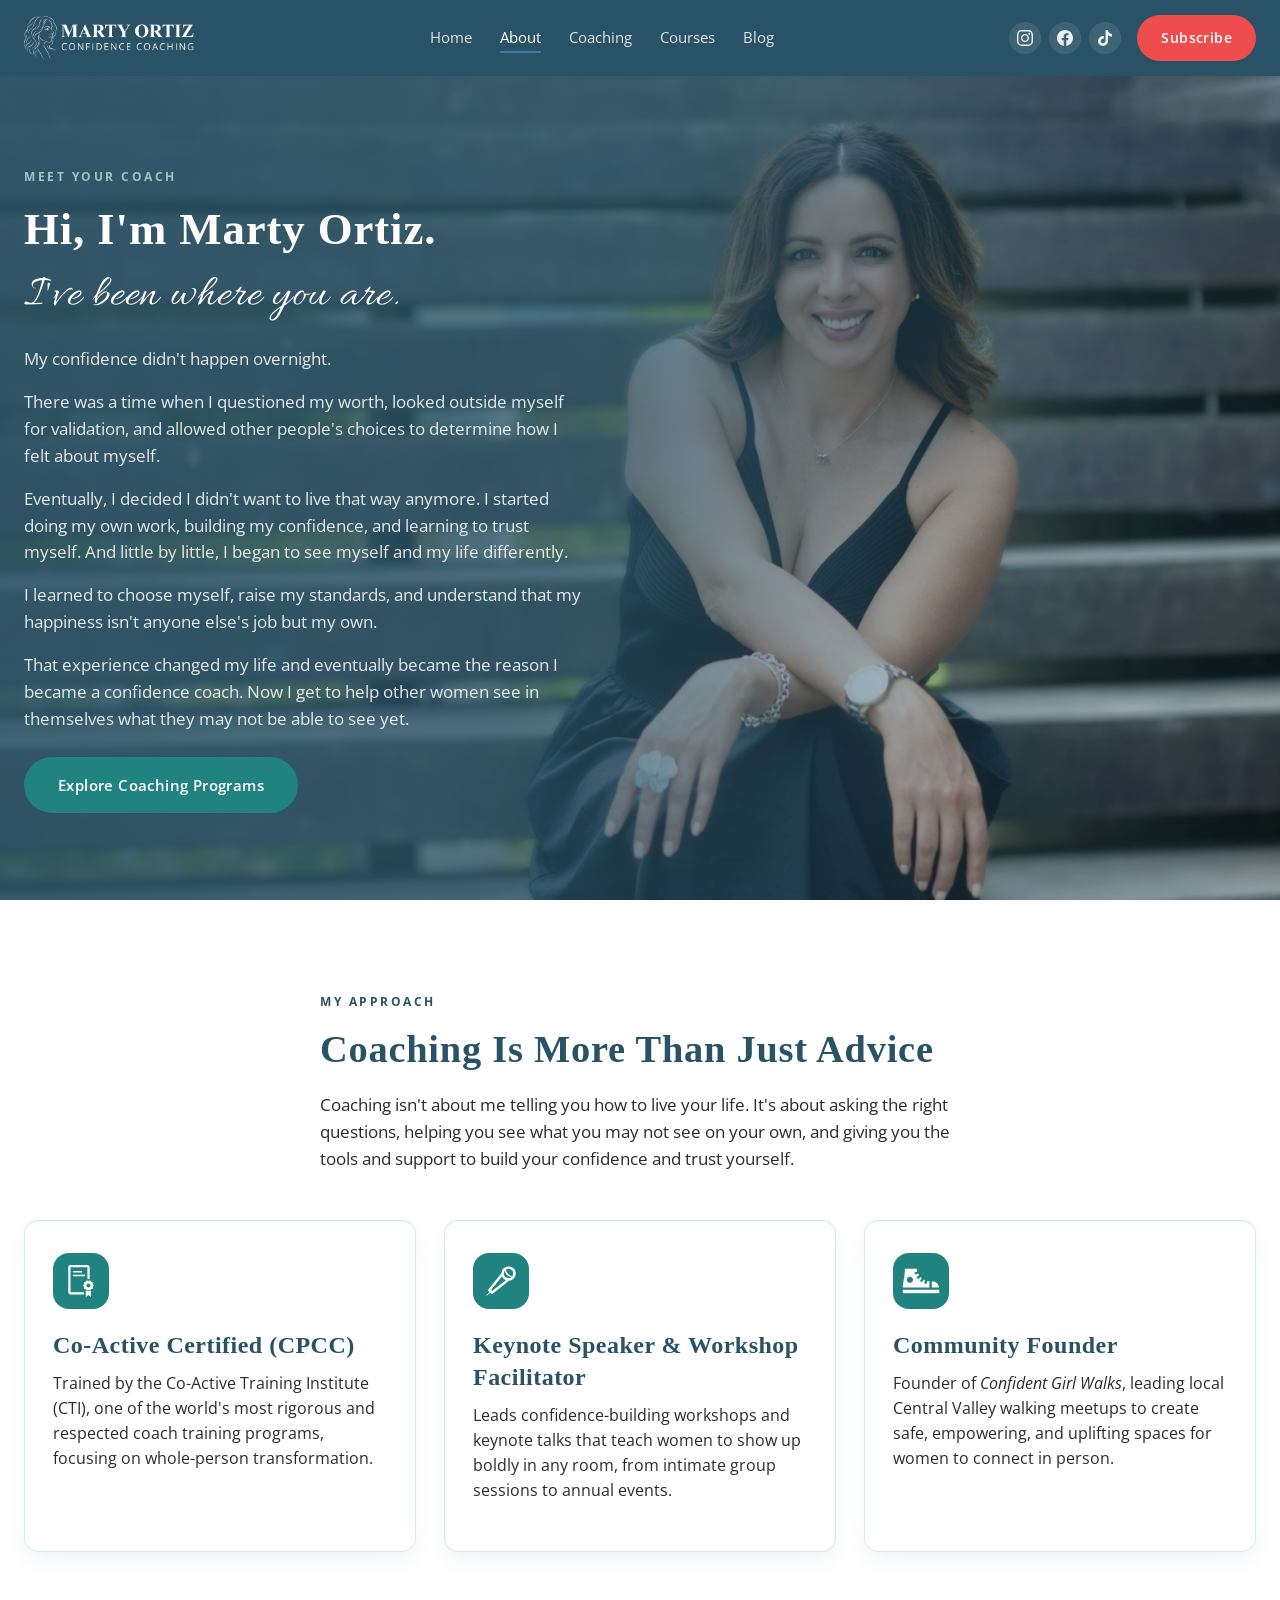
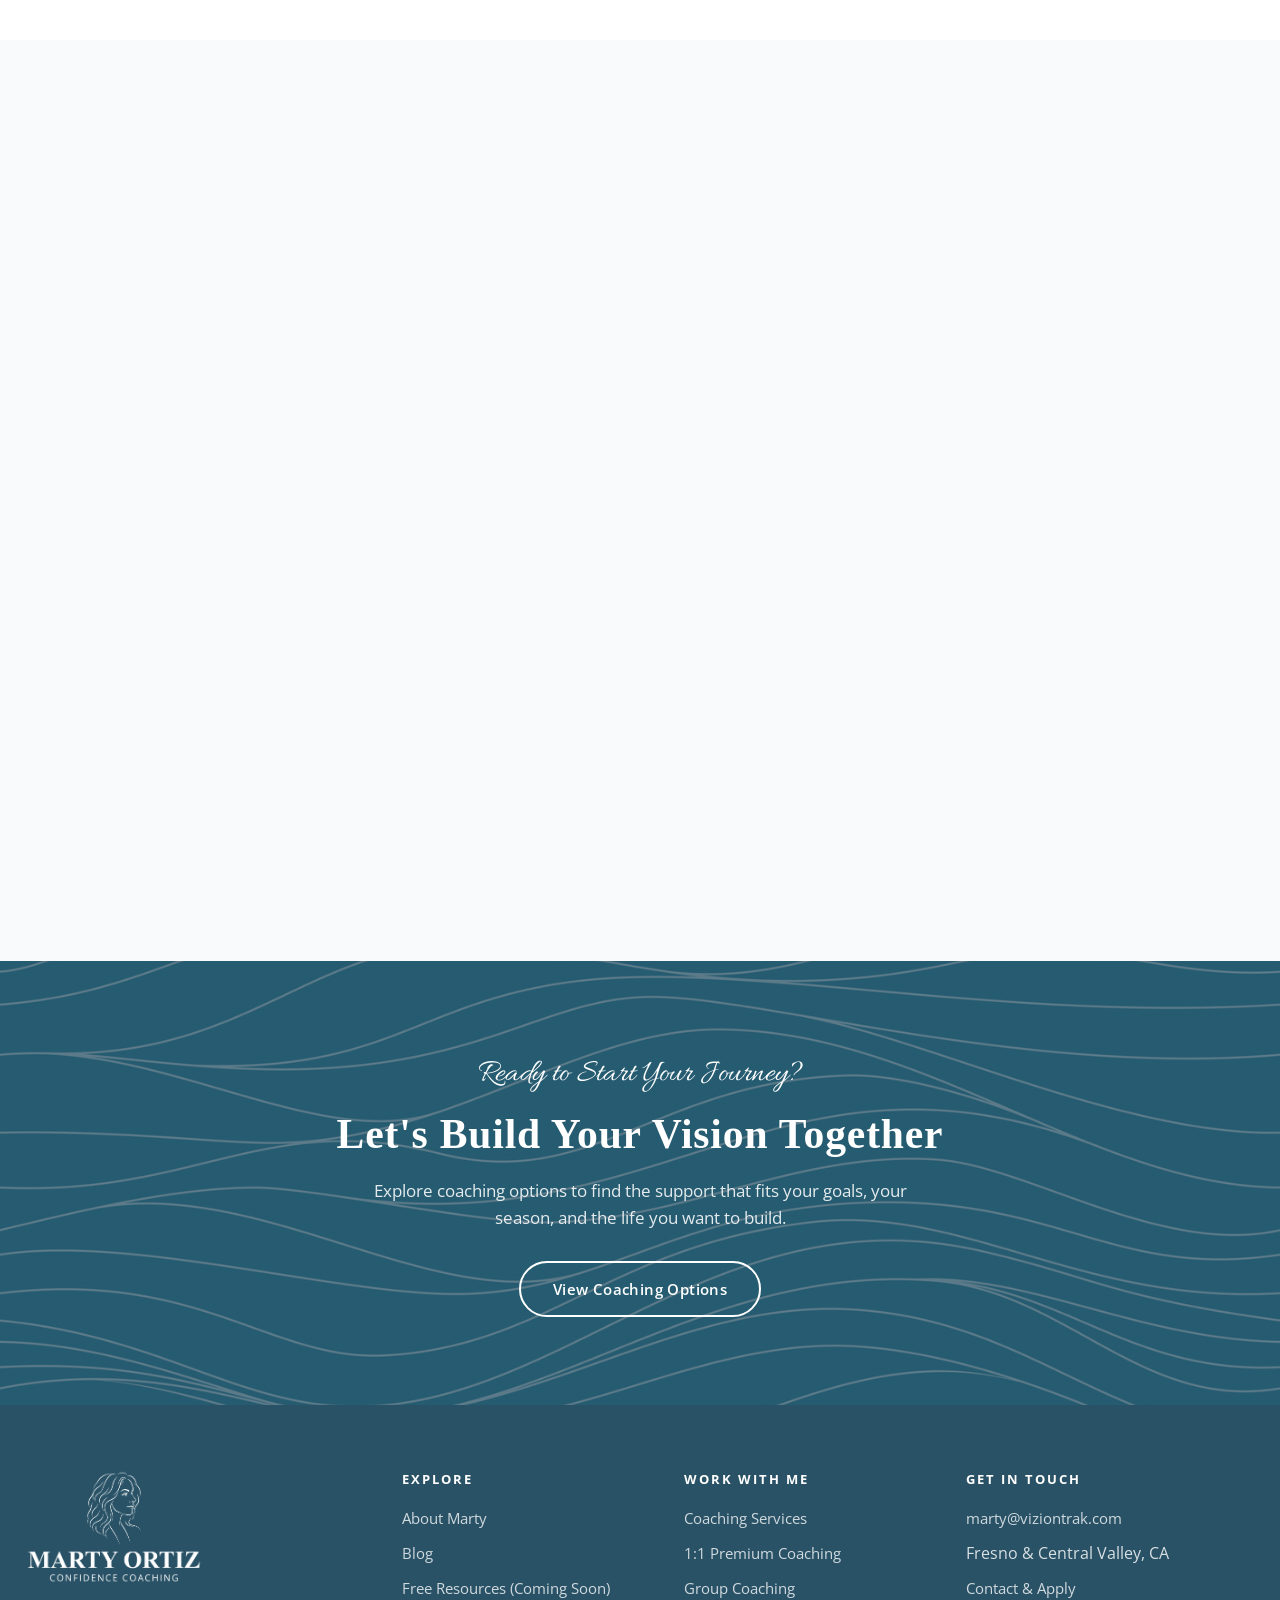
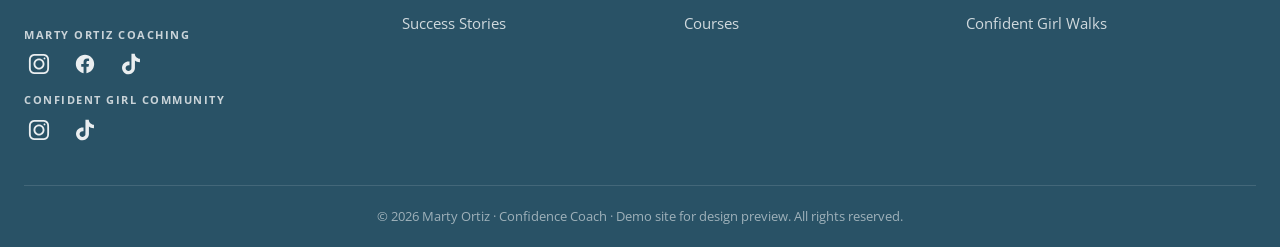
<file: demo/about.html>
<!DOCTYPE html>
<html lang="en">
<head>
    <meta charset="UTF-8">
    <meta name="viewport" content="width=device-width, initial-scale=1.0">
    <link rel="icon" type="image/png" href="images/marty-ortiz-favicon.png">
    <title>About Marty Ortiz | Co-Active Certified Confidence Coach | Confidence Coach</title>
    <meta name="description" content="Meet Marty Ortiz, Co-Active Certified Professional Coach and founder of Confident Girl Walks in Central Valley, CA.">
    <link rel="preconnect" href="https://fonts.googleapis.com">
    <link rel="preconnect" href="https://fonts.gstatic.com" crossorigin>
    <link href="https://fonts.googleapis.com/css2?family=Open+Sans:wght@300;400;600;700&family=Allura&display=swap" rel="stylesheet">
    <link rel="stylesheet" href="css/styles.css">
</head>
<body>

    <!-- ============ Shared header (identical markup on every page) ============ -->
    <header class="site-header" id="siteHeader">
        <div class="container header-inner">
            <a href="index.html" class="brand">
                <img src="images/marty-ortiz-logo-white-horizontal.png" alt="Marty Ortiz Confidence Coaching" class="brand-logo">
            </a>

            <nav class="main-nav" id="mainNav" aria-label="Main navigation">
                <ul>
                    <li><a href="index.html" class="nav-link">Home</a></li>
                    <li><a href="about.html" class="nav-link">About</a></li>
                    <li><a href="coaching.html" class="nav-link">Coaching</a></li>
                    <li><a href="courses.html" class="nav-link">Courses</a></li>
                    <li><a href="blog.html" class="nav-link">Blog</a></li>
                    <li class="nav-cta-mobile"><a href="index.html#newsletter" class="btn btn-primary btn-sm">Subscribe</a></li>
                </ul>
            </nav>

            <div class="header-actions">
                <div class="header-socials">
                    <a href="https://www.instagram.com/martyortizconfidencecoaching/" target="_blank" rel="noopener noreferrer" aria-label="Marty Ortiz on Instagram" class="header-social-link">
                        <svg viewBox="0 0 24 24" aria-hidden="true"><path d="M12 2.163c3.204 0 3.584.012 4.85.07 3.252.148 4.771 1.691 4.919 4.919.058 1.265.069 1.645.069 4.849 0 3.205-.012 3.584-.069 4.849-.149 3.225-1.664 4.771-4.919 4.919-1.266.058-1.644.07-4.85.07-3.204 0-3.584-.012-4.849-.07-3.26-.149-4.771-1.699-4.919-4.92-.058-1.265-.07-1.644-.07-4.849 0-3.204.013-3.583.07-4.849.149-3.227 1.664-4.771 4.919-4.919 1.266-.057 1.645-.069 4.849-.069zm0-2.163c-3.259 0-3.667.014-4.947.072-4.358.2-6.78 2.618-6.98 6.98-.059 1.281-.073 1.689-.073 4.948 0 3.259.014 3.668.072 4.948.2 4.358 2.618 6.78 6.98 6.98 1.281.058 1.689.072 4.948.072 3.259 0 3.668-.014 4.948-.072 4.354-.2 6.782-2.618 6.979-6.98.059-1.28.073-1.689.073-4.948 0-3.259-.014-3.667-.072-4.947-.196-4.354-2.617-6.78-6.979-6.98-1.281-.059-1.69-.073-4.949-.073zm0 5.838c-3.403 0-6.162 2.759-6.162 6.162s2.759 6.163 6.162 6.163 6.162-2.759 6.162-6.163c0-3.403-2.759-6.162-6.162-6.162zm0 10.162c-2.209 0-4-1.79-4-4 0-2.209 1.791-4 4-4s4 1.791 4 4c0 2.21-1.791 4-4 4zm6.406-11.845c-.796 0-1.441.645-1.441 1.44s.645 1.44 1.441 1.44c.795 0 1.439-.645 1.439-1.44s-.644-1.44-1.439-1.44z"/></svg>
                    </a>
                    <a href="https://www.facebook.com/martyortizcoaching" target="_blank" rel="noopener noreferrer" aria-label="Marty Ortiz on Facebook" class="header-social-link">
                        <svg viewBox="0 0 24 24" aria-hidden="true"><path d="M24 12.073c0-6.627-5.373-12-12-12s-12 5.373-12 12c0 5.99 4.388 10.954 10.125 11.854v-8.385H7.078v-3.47h3.047V9.43c0-3.007 1.792-4.669 4.533-4.669 1.312 0 2.686.235 2.686.235v2.953H15.83c-1.491 0-1.956.925-1.956 1.874v2.25h3.328l-.532 3.47h-2.796v8.385C19.612 23.027 24 18.062 24 12.073z"/></svg>
                    </a>
                    <a href="https://www.tiktok.com/@martyortizcoaching" target="_blank" rel="noopener noreferrer" aria-label="Marty Ortiz on TikTok" class="header-social-link">
                        <svg viewBox="0 0 24 24" aria-hidden="true"><path d="M12.525.02c1.31-.02 2.61-.01 3.91-.02.08 1.53.63 3.09 1.75 4.17 1.12 1.11 2.7 1.62 4.24 1.79v4.03c-1.44-.05-2.89-.35-4.2-.97-.57-.26-1.1-.59-1.62-1.01-.01 2.92.01 5.84-.02 8.75-.08 1.4-.54 2.79-1.35 3.94-1.31 1.92-3.58 3.17-5.91 3.21-1.43.08-2.86-.31-4.08-1.03-2.02-1.19-3.44-3.37-3.65-5.71-.02-.5-.03-1-.01-1.49.18-1.9 1.12-3.72 2.58-4.96 1.66-1.44 3.98-2.13 6.15-1.72.02 1.48-.04 2.96-.04 4.44-.99-.32-2.15-.23-3.02.37-.63.41-1.11 1.04-1.36 1.75-.21.51-.24 1.07-.14 1.61.24 1.64 1.82 2.89 3.5 2.79 1.4-.04 2.68-.89 3.19-2.18.25-.56.34-1.18.33-1.8V.02h-.19z"/></svg>
                    </a>
                </div>
                <a href="index.html#newsletter" class="btn btn-primary btn-nav">Subscribe</a>
                <button class="nav-toggle" id="navToggle" aria-label="Toggle navigation menu" aria-expanded="false" aria-controls="mainNav">
                    <span></span><span></span><span></span>
                </button>
            </div>
        </div>
    </header>

    <main>
        <!-- ABOUT HERO SECTION -->
        <section class="hero hero--about">
            <div class="container">
                <div class="hero-inner" style="max-width:560px;">
                    <span class="eyebrow eyebrow-light">Meet Your Coach</span>
                    <h1>Hi, I'm Marty Ortiz. <br><span class="accent-script" style="font-size:2.8rem;">I've been where you are.</span></h1>
                    <p class="lead">My confidence didn't happen overnight.</p>
                    <p>There was a time when I questioned my worth, looked outside myself for validation, and allowed other people's choices to determine how I felt about myself.</p>
                    <p>Eventually, I decided I didn't want to live that way anymore. I started doing my own work, building my confidence, and learning to trust myself. And little by little, I began to see myself and my life differently.</p>
                    <p>I learned to choose myself, raise my standards, and understand that my happiness isn't anyone else's job but my own.</p>
                    <p>That experience changed my life and eventually became the reason I became a confidence coach. Now I get to help other women see in themselves what they may not be able to see yet.</p>
                    <div class="hero-ctas" style="margin-top: 1.5rem;">
                        <a href="coaching.html" class="btn btn-teal">Explore Coaching Programs</a>
                    </div>
                </div>
            </div>
        </section>

        <!-- CREDENTIALS & VALUES -->
        <section class="section">
            <div class="container">
                <div class="section-title reveal">
                    <span class="eyebrow">My Approach</span>
                    <h2>Coaching Is More Than Just Advice</h2>
                    <p>Coaching isn't about me telling you how to live your life. It's about asking the right questions, helping you see what you may not see on your own, and giving you the tools and support to build your confidence and trust yourself.</p>
                </div>
                <div class="grid grid-3">
                    <div class="card reveal">
                        <div class="card-icon"><img src="images/icon-graduate-diploma.svg" alt="Co-Active Certified credential"></div>
                        <h3>Co-Active Certified (CPCC)</h3>
                        <p>Trained by the Co-Active Training Institute (CTI), one of the world's most rigorous and respected coach training programs, focusing on whole-person transformation.</p>
                    </div>
                    <div class="card reveal">
                        <div class="card-icon"><img src="images/icon-microphone.svg" alt="Keynote speaker microphone"></div>
                        <h3>Keynote Speaker &amp; Workshop Facilitator</h3>
                        <p>Leads confidence-building workshops and keynote talks that teach women to show up boldly in any room, from intimate group sessions to annual events.</p>
                    </div>
                    <div class="card reveal">
                        <div class="card-icon"><img src="images/icon-shoe.svg" alt="Community walking shoe"></div>
                        <h3>Community Founder</h3>
                        <p>Founder of <em>Confident Girl Walks</em>, leading local Central Valley walking meetups to create safe, empowering, and uplifting spaces for women to connect in person.</p>
                    </div>
                </div>
            </div>
        </section>

        <!-- MY PHILOSOPHY -->
        <section class="section bg-offwhite">
            <div class="container">
                <div class="split reveal" style="align-items:center;">
                    <div>
                        <span class="eyebrow">My Philosophy</span>
                        <h2>Confidence Changes the Way You Show Up in Your Life</h2>
                        <p class="lead">I believe confidence is something you build. It comes from learning to trust yourself, knowing what you want, and making choices that feel right for you, even when other people may not understand them.</p>
                        <p>My goal as a confidence coach is to help you stop looking outside yourself for approval and start trusting yourself more.</p>
                        <p>Because when you feel confident in who you are, it changes so much more than how you feel about yourself. It changes the decisions you make, the relationships you choose, the boundaries you set, and what you&rsquo;re willing to accept.</p>
                        <ul style="margin: 1.5rem 0; padding-left: 1rem;">
                            <li style="margin-bottom:0.6rem;">✨ <strong>Know Yourself:</strong> Get clear on who you are, what you want, and what matters to you.</li>
                            <li style="margin-bottom:0.6rem;">✨ <strong>Trust Yourself:</strong> Make decisions without constantly second-guessing yourself.</li>
                            <li style="margin-bottom:0.6rem;">✨ <strong>Choose Yourself:</strong> Set boundaries, raise your standards, and stop feeling guilty for doing what&rsquo;s right for you.</li>
                        </ul>
                    </div>
                    <div>
                        <div class="card reveal" style="background-color:var(--brand-dark-navy); background-image:linear-gradient(rgba(41,82,102,0.78), rgba(41,82,102,0.78)), url('images/navy-texture-bg.jpg'); background-size:cover; background-position:center; color:white; padding:40px;">
                            <span class="accent-script" style="font-size:2.2rem; color:#a3c5e0; display:block; margin-bottom:10px;">A Message From Marty</span>
                            <blockquote style="font-size:1.1rem; line-height:1.7; font-style:italic; margin-bottom:20px;">
                                &ldquo;You don&rsquo;t need to wait for a partner, a permission slip, or the &lsquo;perfect timing&rsquo; to build a life you are head-over-heels in love with.&rdquo;
                            </blockquote>
                            <p style="color:rgba(255,255,255,0.9); font-size:1rem; line-height:1.6; margin-bottom:16px;">You can be confident, happy, successful and proud of the woman you are becoming, and none of it has to depend on having a partner, meeting the right person, or getting approval from anyone else.</p>
                            <p style="color:rgba(255,255,255,0.7); font-size:0.95rem; margin:0;">Marty Ortiz</p>
                        </div>
                    </div>
                </div>
            </div>
        </section>

        <!-- CALL TO ACTION -->
        <section class="section bg-teal cta-final text-center">
            <div class="container">
                <span class="accent-script">Ready to Start Your Journey?</span>
                <h2>Let's Build Your Vision Together</h2>
                <p>Explore coaching options to find the support that fits your goals, your season, and the life you want to build.</p>
                <div class="cta-buttons">
                    <a href="coaching.html" class="btn btn-outline" style="color:white; border-color:white;">View Coaching Options</a>
                </div>
            </div>
        </section>
    </main>

    <!-- ============ Shared footer (identical markup on every page) ============ -->
    <footer class="site-footer">
        <div class="container">
            <div class="footer-grid">
                <div>
                    <a href="index.html" class="footer-brand">
                        <img src="images/marty-ortiz-logo-white-vertical.png" alt="Marty Ortiz Confidence Coaching" class="footer-brand-logo">
                    </a>
                    <div class="footer-socials">
                        <div class="footer-social-group">
                            <span class="footer-social-title">Marty Ortiz Coaching</span>
                            <div class="footer-social-icons">
                                <a href="https://www.instagram.com/martyortizconfidencecoaching/" target="_blank" rel="noopener noreferrer" aria-label="Marty Ortiz on Instagram" class="footer-social-icon">
                                    <svg viewBox="0 0 24 24" aria-hidden="true"><path fill-rule="evenodd" clip-rule="evenodd" d="M12 18C15.3137 18 18 15.3137 18 12C18 8.68629 15.3137 6 12 6C8.68629 6 6 8.68629 6 12C6 15.3137 8.68629 18 12 18ZM12 16C14.2091 16 16 14.2091 16 12C16 9.79086 14.2091 8 12 8C9.79086 8 8 9.79086 8 12C8 14.2091 9.79086 16 12 16Z"/><path d="M18 5C17.4477 5 17 5.44772 17 6C17 6.55228 17.4477 7 18 7C18.5523 7 19 6.55228 19 6C19 5.44772 18.5523 5 18 5Z"/><path fill-rule="evenodd" clip-rule="evenodd" d="M1.65396 4.27606C1 5.55953 1 7.23969 1 10.6V13.4C1 16.7603 1 18.4405 1.65396 19.7239C2.2292 20.8529 3.14708 21.7708 4.27606 22.346C5.55953 23 7.23969 23 10.6 23H13.4C16.7603 23 18.4405 23 19.7239 22.346C20.8529 21.7708 21.7708 20.8529 22.346 19.7239C23 18.4405 23 16.7603 23 13.4V10.6C23 7.23969 23 5.55953 22.346 4.27606C21.7708 3.14708 20.8529 2.2292 19.7239 1.65396C18.4405 1 16.7603 1 13.4 1H10.6C7.23969 1 5.55953 1 4.27606 1.65396C3.14708 2.2292 2.2292 3.14708 1.65396 4.27606ZM13.4 3H10.6C8.88684 3 7.72225 3.00156 6.82208 3.0751C5.94524 3.14674 5.49684 3.27659 5.18404 3.43597C4.43139 3.81947 3.81947 4.43139 3.43597 5.18404C3.27659 5.49684 3.14674 5.94524 3.0751 6.82208C3.00156 7.72225 3 8.88684 3 10.6V13.4C3 15.1132 3.00156 16.2777 3.0751 17.1779C3.14674 18.0548 3.27659 18.5032 3.43597 18.816C3.81947 19.5686 4.43139 20.1805 5.18404 20.564C5.49684 20.7234 5.94524 20.8533 6.82208 20.9249C7.72225 20.9984 8.88684 21 10.6 21H13.4C15.1132 21 16.2777 20.9984 17.1779 20.9249C18.0548 20.8533 18.5032 20.7234 18.816 20.564C19.5686 20.1805 20.1805 19.5686 20.564 18.816C20.7234 18.5032 20.8533 18.0548 20.9249 17.1779C20.9984 16.2777 21 15.1132 21 13.4V10.6C21 8.88684 20.9984 7.72225 20.9249 6.82208C20.8533 5.94524 20.7234 5.49684 20.564 5.18404C20.1805 4.43139 19.5686 3.81947 18.816 3.43597C18.5032 3.27659 18.0548 3.14674 17.1779 3.0751C16.2777 3.00156 15.1132 3 13.4 3Z"/></svg>
                                </a>
                                <a href="https://www.facebook.com/martyortizcoaching" target="_blank" rel="noopener noreferrer" aria-label="Marty Ortiz on Facebook" class="footer-social-icon">
                                    <svg viewBox="0 0 24 24" aria-hidden="true"><path d="M12 2.03998C6.5 2.03998 2 6.52998 2 12.06C2 17.06 5.66 21.21 10.44 21.96V14.96H7.9V12.06H10.44V9.84998C10.44 7.33998 11.93 5.95998 14.22 5.95998C15.31 5.95998 16.45 6.14998 16.45 6.14998V8.61998H15.19C13.95 8.61998 13.56 9.38998 13.56 10.18V12.06H16.34L15.89 14.96H13.56V21.96C15.9164 21.5878 18.0622 20.3855 19.6099 18.57C21.1576 16.7546 22.0054 14.4456 22 12.06C22 6.52998 17.5 2.03998 12 2.03998Z"/></svg>
                                </a>
                                <a href="https://www.tiktok.com/@martyortizcoaching" target="_blank" rel="noopener noreferrer" aria-label="Marty Ortiz on TikTok" class="footer-social-icon">
                                    <svg viewBox="0 0 32 32" aria-hidden="true"><path d="M16.656 1.029c1.637-0.025 3.262-0.012 4.886-0.025 0.054 2.031 0.878 3.859 2.189 5.213l-0.002-0.002c1.411 1.271 3.247 2.095 5.271 2.235l0.028 0.002v5.036c-1.912-0.048-3.71-0.489-5.331-1.247l0.082 0.034c-0.784-0.377-1.447-0.764-2.077-1.196l0.052 0.034c-0.012 3.649 0.012 7.298-0.025 10.934-0.103 1.853-0.719 3.543-1.707 4.954l0.020-0.031c-1.652 2.366-4.328 3.919-7.371 4.011l-0.014 0c-0.123 0.006-0.268 0.009-0.414 0.009-1.73 0-3.347-0.482-4.725-1.319l0.040 0.023c-2.508-1.509-4.238-4.091-4.558-7.094l-0.004-0.041c-0.025-0.625-0.037-1.25-0.012-1.862 0.49-4.779 4.494-8.476 9.361-8.476 0.547 0 1.083 0.047 1.604 0.136l-0.056-0.008c0.025 1.849-0.050 3.699-0.050 5.548-0.423-0.153-0.911-0.242-1.42-0.242-1.868 0-3.457 1.194-4.045 2.861l-0.009 0.030c-0.133 0.427-0.21 0.918-0.21 1.426 0 0.206 0.013 0.41 0.037 0.61l-0.002-0.024c0.332 2.046 2.086 3.59 4.201 3.59 0.061 0 0.121-0.001 0.181-0.004l-0.009 0c1.463-0.044 2.733-0.831 3.451-1.994l0.010-0.018c0.267-0.372 0.45-0.822 0.511-1.311l0.001-0.014c0.125-2.237 0.075-4.461 0.087-6.698 0.012-5.036-0.012-10.060 0.025-15.083z"/></svg>
                                </a>
                            </div>
                        </div>
                        <div class="footer-social-group">
                            <span class="footer-social-title">Confident Girl Community</span>
                            <div class="footer-social-icons">
                                <a href="https://www.instagram.com/confidentgirlwalks/" target="_blank" rel="noopener noreferrer" aria-label="Confident Girl Walks on Instagram" class="footer-social-icon">
                                    <svg viewBox="0 0 24 24" aria-hidden="true"><path fill-rule="evenodd" clip-rule="evenodd" d="M12 18C15.3137 18 18 15.3137 18 12C18 8.68629 15.3137 6 12 6C8.68629 6 6 8.68629 6 12C6 15.3137 8.68629 18 12 18ZM12 16C14.2091 16 16 14.2091 16 12C16 9.79086 14.2091 8 12 8C9.79086 8 8 9.79086 8 12C8 14.2091 9.79086 16 12 16Z"/><path d="M18 5C17.4477 5 17 5.44772 17 6C17 6.55228 17.4477 7 18 7C18.5523 7 19 6.55228 19 6C19 5.44772 18.5523 5 18 5Z"/><path fill-rule="evenodd" clip-rule="evenodd" d="M1.65396 4.27606C1 5.55953 1 7.23969 1 10.6V13.4C1 16.7603 1 18.4405 1.65396 19.7239C2.2292 20.8529 3.14708 21.7708 4.27606 22.346C5.55953 23 7.23969 23 10.6 23H13.4C16.7603 23 18.4405 23 19.7239 22.346C20.8529 21.7708 21.7708 20.8529 22.346 19.7239C23 18.4405 23 16.7603 23 13.4V10.6C23 7.23969 23 5.55953 22.346 4.27606C21.7708 3.14708 20.8529 2.2292 19.7239 1.65396C18.4405 1 16.7603 1 13.4 1H10.6C7.23969 1 5.55953 1 4.27606 1.65396C3.14708 2.2292 2.2292 3.14708 1.65396 4.27606ZM13.4 3H10.6C8.88684 3 7.72225 3.00156 6.82208 3.0751C5.94524 3.14674 5.49684 3.27659 5.18404 3.43597C4.43139 3.81947 3.81947 4.43139 3.43597 5.18404C3.27659 5.49684 3.14674 5.94524 3.0751 6.82208C3.00156 7.72225 3 8.88684 3 10.6V13.4C3 15.1132 3.00156 16.2777 3.0751 17.1779C3.14674 18.0548 3.27659 18.5032 3.43597 18.816C3.81947 19.5686 4.43139 20.1805 5.18404 20.564C5.49684 20.7234 5.94524 20.8533 6.82208 20.9249C7.72225 20.9984 8.88684 21 10.6 21H13.4C15.1132 21 16.2777 20.9984 17.1779 20.9249C18.0548 20.8533 18.5032 20.7234 18.816 20.564C19.5686 20.1805 20.1805 19.5686 20.564 18.816C20.7234 18.5032 20.8533 18.0548 20.9249 17.1779C20.9984 16.2777 21 15.1132 21 13.4V10.6C21 8.88684 20.9984 7.72225 20.9249 6.82208C20.8533 5.94524 20.7234 5.49684 20.564 5.18404C20.1805 4.43139 19.5686 3.81947 18.816 3.43597C18.5032 3.27659 18.0548 3.14674 17.1779 3.0751C16.2777 3.00156 15.1132 3 13.4 3Z"/></svg>
                                </a>
                                <a href="https://www.tiktok.com/@confidentgirlwalks" target="_blank" rel="noopener noreferrer" aria-label="Confident Girl Walks on TikTok" class="footer-social-icon">
                                    <svg viewBox="0 0 32 32" aria-hidden="true"><path d="M16.656 1.029c1.637-0.025 3.262-0.012 4.886-0.025 0.054 2.031 0.878 3.859 2.189 5.213l-0.002-0.002c1.411 1.271 3.247 2.095 5.271 2.235l0.028 0.002v5.036c-1.912-0.048-3.71-0.489-5.331-1.247l0.082 0.034c-0.784-0.377-1.447-0.764-2.077-1.196l0.052 0.034c-0.012 3.649 0.012 7.298-0.025 10.934-0.103 1.853-0.719 3.543-1.707 4.954l0.020-0.031c-1.652 2.366-4.328 3.919-7.371 4.011l-0.014 0c-0.123 0.006-0.268 0.009-0.414 0.009-1.73 0-3.347-0.482-4.725-1.319l0.040 0.023c-2.508-1.509-4.238-4.091-4.558-7.094l-0.004-0.041c-0.025-0.625-0.037-1.25-0.012-1.862 0.49-4.779 4.494-8.476 9.361-8.476 0.547 0 1.083 0.047 1.604 0.136l-0.056-0.008c0.025 1.849-0.050 3.699-0.050 5.548-0.423-0.153-0.911-0.242-1.42-0.242-1.868 0-3.457 1.194-4.045 2.861l-0.009 0.030c-0.133 0.427-0.21 0.918-0.21 1.426 0 0.206 0.013 0.41 0.037 0.61l-0.002-0.024c0.332 2.046 2.086 3.59 4.201 3.59 0.061 0 0.121-0.001 0.181-0.004l-0.009 0c1.463-0.044 2.733-0.831 3.451-1.994l0.010-0.018c0.267-0.372 0.45-0.822 0.511-1.311l0.001-0.014c0.125-2.237 0.075-4.461 0.087-6.698 0.012-5.036-0.012-10.060 0.025-15.083z"/></svg>
                                </a>
                            </div>
                        </div>
                    </div>
                </div>
                <div>
                    <div class="footer-heading">Explore</div>
                    <ul class="footer-links">
                        <li><a href="about.html">About Marty</a></li>
                        <li><a href="blog.html">Blog</a></li>
                        <li><a href="resources.html">Free Resources <span aria-hidden="true">(Coming Soon)</span></a></li>
                        <li><a href="success-stories.html">Success Stories</a></li>
                    </ul>
                </div>
                <div>
                    <div class="footer-heading">Work With Me</div>
                    <ul class="footer-links">
                        <li><a href="coaching.html">Coaching Services</a></li>
                        <li><a href="coaching-1on1.html">1:1 Premium Coaching</a></li>
                        <li><a href="coaching-group.html">Group Coaching</a></li>
                        <li><a href="courses.html">Courses</a></li>
                    </ul>
                </div>
                <div>
                    <div class="footer-heading">Get In Touch</div>
                    <ul class="footer-links">
                        <li><a href="mailto:marty@viziontrak.com">marty@viziontrak.com</a></li>
                        <li>Fresno &amp; Central Valley, CA</li>
                        <li><a href="contact.html">Contact &amp; Apply</a></li>
                        <li><a href="confident-girl-walks.html">Confident Girl Walks</a></li>
                    </ul>
                </div>
            </div>
            <div class="footer-bottom">
                &copy; <span class="js-year">2026</span> Marty Ortiz &middot; Confidence Coach &middot; Demo site for design preview. All rights reserved.
            </div>
        </div>
    </footer>

    <script src="js/main.js"></script>
</body>
</html>
</file>
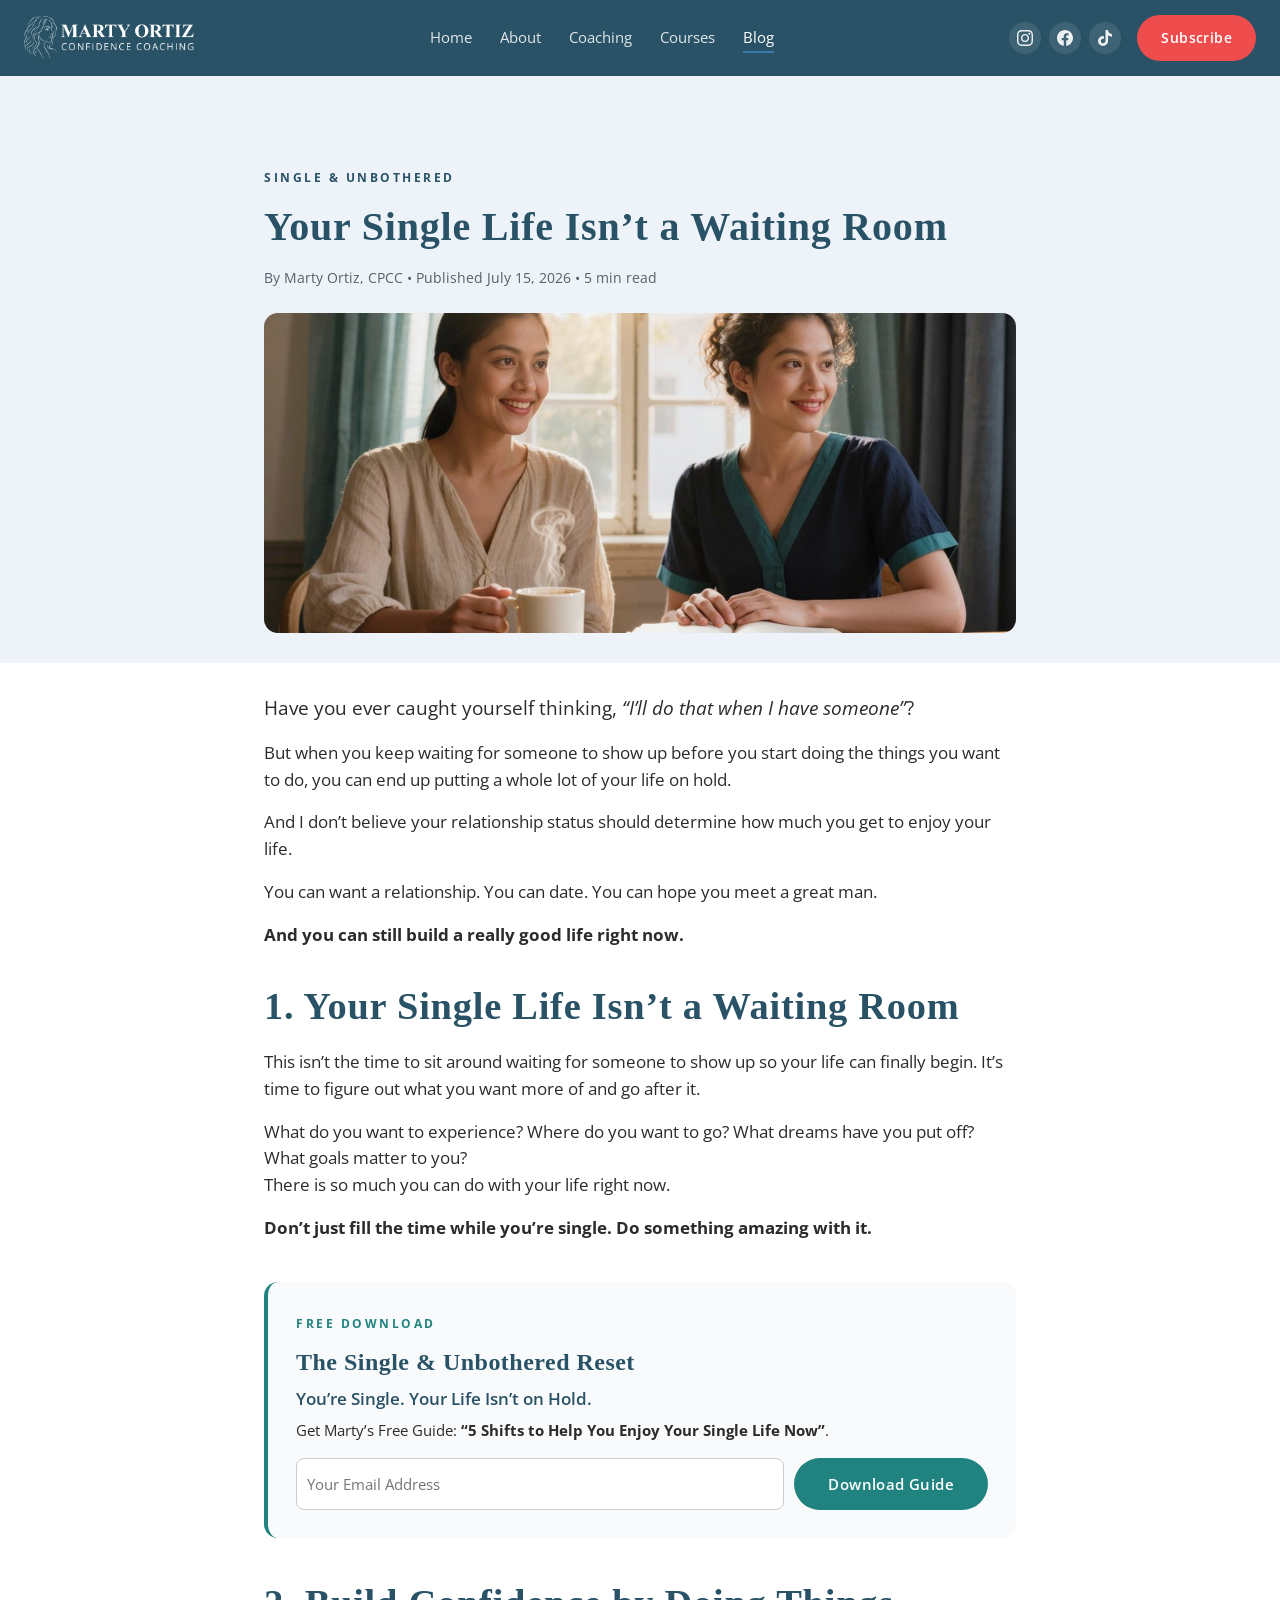
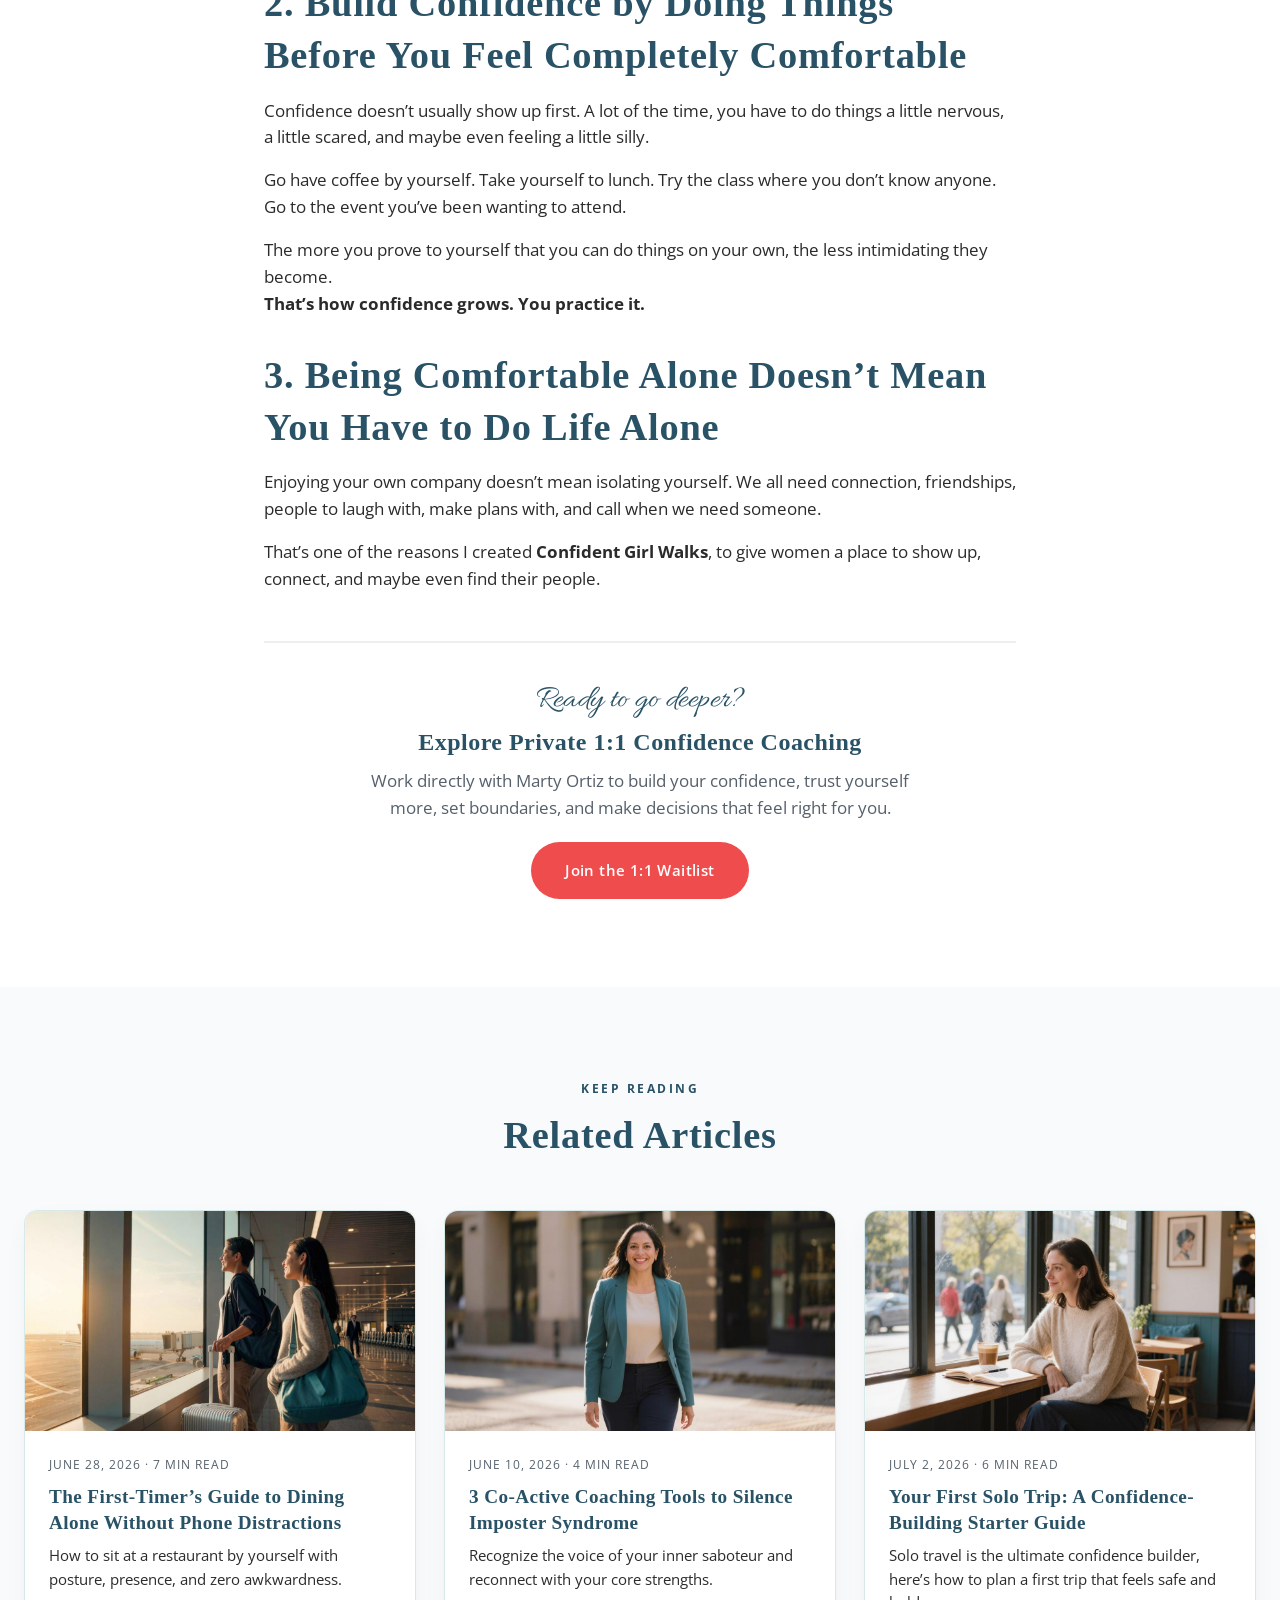
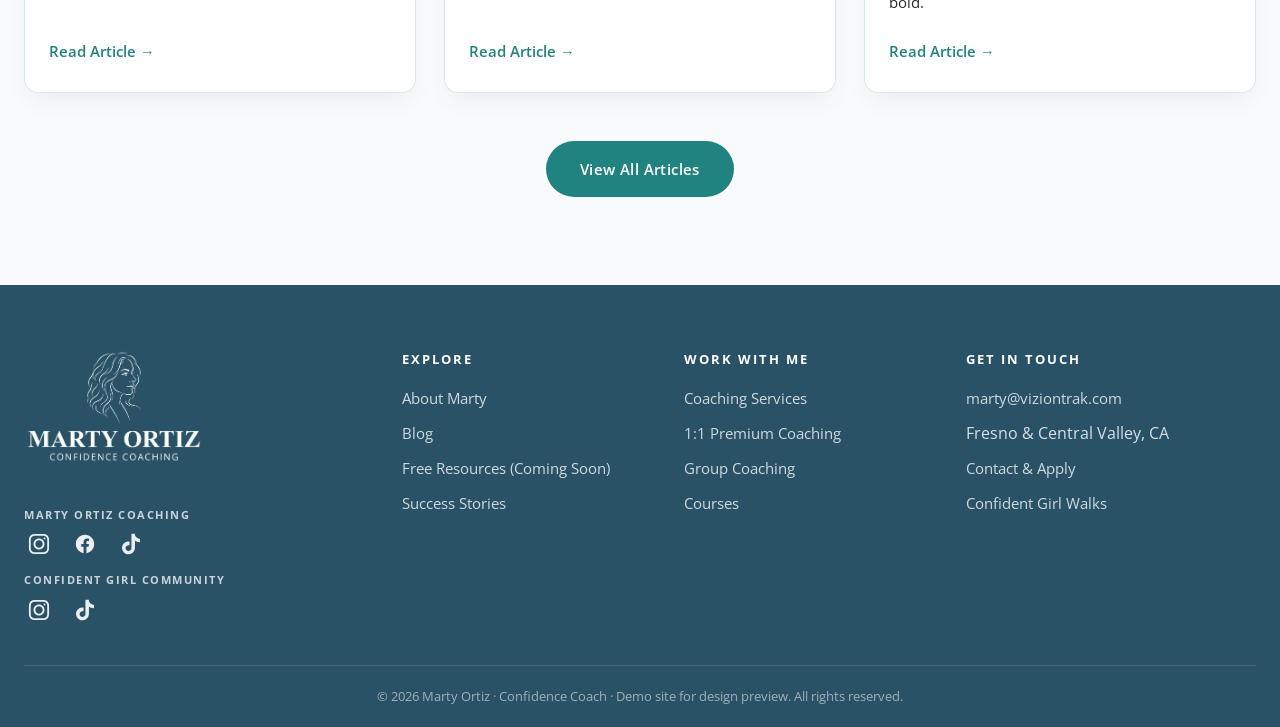
<file: demo/blog-post.html>
<!DOCTYPE html>
<html lang="en">
<head>
    <meta charset="UTF-8">
    <meta name="viewport" content="width=device-width, initial-scale=1.0">
    <link rel="icon" type="image/png" href="images/marty-ortiz-favicon.png">
    <title>Your Single Life Isn&rsquo;t a Waiting Room | Confidence Coach Blog</title>
    <meta name="description" content="Read Marty Ortiz's guide on embracing singlehood, overcoming relationship pressure, and building a life you love.">
    <link rel="preconnect" href="https://fonts.googleapis.com">
    <link rel="preconnect" href="https://fonts.gstatic.com" crossorigin>
    <link href="https://fonts.googleapis.com/css2?family=Open+Sans:wght@300;400;600;700&family=Allura&display=swap" rel="stylesheet">
    <link rel="stylesheet" href="css/styles.css">
</head>
<body>

    <!-- Shared Header -->
    <header class="site-header" id="siteHeader">
        <div class="container header-inner">
            <a href="index.html" class="brand">
                <img src="images/marty-ortiz-logo-white-horizontal.png" alt="Marty Ortiz Confidence Coaching" class="brand-logo">
            </a>
            <nav class="main-nav" id="mainNav" aria-label="Main navigation">
                <ul>
                    <li><a href="index.html" class="nav-link">Home</a></li>
                    <li><a href="about.html" class="nav-link">About</a></li>
                    <li><a href="coaching.html" class="nav-link">Coaching</a></li>
                    <li><a href="courses.html" class="nav-link">Courses</a></li>
                    <li><a href="blog.html" class="nav-link">Blog</a></li>
                    <li class="nav-cta-mobile"><a href="index.html#newsletter" class="btn btn-primary btn-sm">Subscribe</a></li>
                </ul>
            </nav>
            <div class="header-actions">
                <div class="header-socials">
                    <a href="https://www.instagram.com/martyortizconfidencecoaching/" target="_blank" rel="noopener noreferrer" aria-label="Marty Ortiz on Instagram" class="header-social-link">
                        <svg viewBox="0 0 24 24" aria-hidden="true"><path d="M12 2.163c3.204 0 3.584.012 4.85.07 3.252.148 4.771 1.691 4.919 4.919.058 1.265.069 1.645.069 4.849 0 3.205-.012 3.584-.069 4.849-.149 3.225-1.664 4.771-4.919 4.919-1.266.058-1.644.07-4.85.07-3.204 0-3.584-.012-4.849-.07-3.26-.149-4.771-1.699-4.919-4.92-.058-1.265-.07-1.644-.07-4.849 0-3.204.013-3.583.07-4.849.149-3.227 1.664-4.771 4.919-4.919 1.266-.057 1.645-.069 4.849-.069zm0-2.163c-3.259 0-3.667.014-4.947.072-4.358.2-6.78 2.618-6.98 6.98-.059 1.281-.073 1.689-.073 4.948 0 3.259.014 3.668.072 4.948.2 4.358 2.618 6.78 6.98 6.98 1.281.058 1.689.072 4.948.072 3.259 0 3.668-.014 4.948-.072 4.354-.2 6.782-2.618 6.979-6.98.059-1.28.073-1.689.073-4.948 0-3.259-.014-3.667-.072-4.947-.196-4.354-2.617-6.78-6.979-6.98-1.281-.059-1.69-.073-4.949-.073zm0 5.838c-3.403 0-6.162 2.759-6.162 6.162s2.759 6.163 6.162 6.163 6.162-2.759 6.162-6.163c0-3.403-2.759-6.162-6.162-6.162zm0 10.162c-2.209 0-4-1.79-4-4 0-2.209 1.791-4 4-4s4 1.791 4 4c0 2.21-1.791 4-4 4zm6.406-11.845c-.796 0-1.441.645-1.441 1.44s.645 1.44 1.441 1.44c.795 0 1.439-.645 1.439-1.44s-.644-1.44-1.439-1.44z"/></svg>
                    </a>
                    <a href="https://www.facebook.com/martyortizcoaching" target="_blank" rel="noopener noreferrer" aria-label="Marty Ortiz on Facebook" class="header-social-link">
                        <svg viewBox="0 0 24 24" aria-hidden="true"><path d="M24 12.073c0-6.627-5.373-12-12-12s-12 5.373-12 12c0 5.99 4.388 10.954 10.125 11.854v-8.385H7.078v-3.47h3.047V9.43c0-3.007 1.792-4.669 4.533-4.669 1.312 0 2.686.235 2.686.235v2.953H15.83c-1.491 0-1.956.925-1.956 1.874v2.25h3.328l-.532 3.47h-2.796v8.385C19.612 23.027 24 18.062 24 12.073z"/></svg>
                    </a>
                    <a href="https://www.tiktok.com/@martyortizcoaching" target="_blank" rel="noopener noreferrer" aria-label="Marty Ortiz on TikTok" class="header-social-link">
                        <svg viewBox="0 0 24 24" aria-hidden="true"><path d="M12.525.02c1.31-.02 2.61-.01 3.91-.02.08 1.53.63 3.09 1.75 4.17 1.12 1.11 2.7 1.62 4.24 1.79v4.03c-1.44-.05-2.89-.35-4.2-.97-.57-.26-1.1-.59-1.62-1.01-.01 2.92.01 5.84-.02 8.75-.08 1.4-.54 2.79-1.35 3.94-1.31 1.92-3.58 3.17-5.91 3.21-1.43.08-2.86-.31-4.08-1.03-2.02-1.19-3.44-3.37-3.65-5.71-.02-.5-.03-1-.01-1.49.18-1.9 1.12-3.72 2.58-4.96 1.66-1.44 3.98-2.13 6.15-1.72.02 1.48-.04 2.96-.04 4.44-.99-.32-2.15-.23-3.02.37-.63.41-1.11 1.04-1.36 1.75-.21.51-.24 1.07-.14 1.61.24 1.64 1.82 2.89 3.5 2.79 1.4-.04 2.68-.89 3.19-2.18.25-.56.34-1.18.33-1.8V.02h-.19z"/></svg>
                    </a>
                </div>
                <a href="index.html#newsletter" class="btn btn-primary btn-nav">Subscribe</a>
                <button class="nav-toggle" id="navToggle" aria-label="Toggle navigation menu" aria-expanded="false" aria-controls="mainNav">
                    <span></span><span></span><span></span>
                </button>
            </div>
        </div>
    </header>

    <main>
        <!-- ARTICLE HERO -->
        <section class="section bg-light" style="padding-bottom:30px;">
            <div class="container" style="max-width:800px;">
                <span class="eyebrow">Single &amp; Unbothered</span>
                <h1 style="font-size:2.5rem; margin-bottom:12px;">Your Single Life Isn&rsquo;t a Waiting Room</h1>
                <p style="font-size:0.9rem; color:var(--text-light);">By Marty Ortiz, CPCC • Published July 15, 2026 • 5 min read</p>
                <div class="blog-thumb blog-post-hero-thumb thumb-1" style="height:320px; border-radius:var(--radius); margin-top:24px; background-image:url('images/blog-hero-own-your-season.jpg'); background-size:cover; background-position:center;">
                </div>
            </div>
        </section>

        <!-- ARTICLE CONTENT -->
        <section class="section" style="padding-top:30px;">
            <div class="container" style="max-width:800px;">
                
                <p class="lead">Have you ever caught yourself thinking, <em>&ldquo;I&rsquo;ll do that when I have someone&rdquo;</em>?</p>
                
                <p>But when you keep waiting for someone to show up before you start doing the things you want to do, you can end up putting a whole lot of your life on hold.</p>
                
                <p>And I don&rsquo;t believe your relationship status should determine how much you get to enjoy your life.</p>
                
                <p>You can want a relationship. You can date. You can hope you meet a great man.</p>
                
                <p><strong>And you can still build a really good life right now.</strong></p>
                
                <h2 style="margin-top:2rem;">1. Your Single Life Isn&rsquo;t a Waiting Room</h2>
                <p>This isn&rsquo;t the time to sit around waiting for someone to show up so your life can finally begin. It&rsquo;s time to figure out what you want more of and go after it.</p>
                <p>What do you want to experience? Where do you want to go? What dreams have you put off? What goals matter to you?<br>There is so much you can do with your life right now.</p>
                <p><strong>Don&rsquo;t just fill the time while you&rsquo;re single. Do something amazing with it.</strong></p>

                <!-- MID-ARTICLE OPT-IN -->
                <div style="background:var(--bg-offwhite); border-left:4px solid var(--accent-teal); padding:28px; border-radius:var(--radius); margin:2.5rem 0;">
                    <span class="eyebrow" style="color:var(--accent-teal);">Free Download</span>
                    <h3 style="margin-bottom:8px;">The Single &amp; Unbothered Reset</h3>
                    <p style="font-weight:600; margin-bottom:6px; color:var(--primary-dark);">You&rsquo;re Single. Your Life Isn&rsquo;t on Hold.</p>
                    <p style="font-size:0.92rem; margin-bottom:15px;">Get Marty&rsquo;s Free Guide: <strong>&ldquo;5 Shifts to Help You Enjoy Your Single Life Now&rdquo;</strong>.</p>
                    
                    <form data-optin style="display:flex; gap:10px; flex-wrap:wrap;">
                        <input type="email" placeholder="Your Email Address" required class="form-control" style="flex:1; min-width:220px; padding:10px; border-radius:8px; border:1px solid #ccc;">
                        <button type="submit" class="btn btn-teal">Download Guide</button>
                    </form>
                    <div class="form-success" style="display:none; color:var(--accent-teal); font-weight:bold; margin-top:10px; font-size:0.88rem;">
                        ✨ Guide sent to your inbox!
                    </div>
                </div>

                <h2 style="margin-top:2rem;">2. Build Confidence by Doing Things Before You Feel Completely Comfortable</h2>
                <p>Confidence doesn&rsquo;t usually show up first. A lot of the time, you have to do things a little nervous, a little scared, and maybe even feeling a little silly.</p>
                <p>Go have coffee by yourself. Take yourself to lunch. Try the class where you don&rsquo;t know anyone. Go to the event you&rsquo;ve been wanting to attend.</p>
                <p>The more you prove to yourself that you can do things on your own, the less intimidating they become.<br><strong>That&rsquo;s how confidence grows. You practice it.</strong></p>

                <h2 style="margin-top:2rem;">3. Being Comfortable Alone Doesn&rsquo;t Mean You Have to Do Life Alone</h2>
                <p>Enjoying your own company doesn&rsquo;t mean isolating yourself. We all need connection, friendships, people to laugh with, make plans with, and call when we need someone.</p>
                <p>That&rsquo;s one of the reasons I created <strong>Confident Girl Walks</strong>, to give women a place to show up, connect, and maybe even find their people.</p>

                <!-- END OF ARTICLE CTA -->
                <div style="margin-top:3rem; padding-top:2rem; border-top:2px solid #eee; text-align:center;">
                    <span class="accent-script" style="font-size:2rem; color:var(--brand-dark-navy);">Ready to go deeper?</span>
                    <h3 style="margin-bottom:10px;">Explore Private 1:1 Confidence Coaching</h3>
                    <p style="color:var(--text-light); max-width:550px; margin:0 auto 20px;">Work directly with Marty Ortiz to build your confidence, trust yourself more, set boundaries, and make decisions that feel right for you.</p>
                    <a href="coaching-1on1.html" class="btn btn-accent">Join the 1:1 Waitlist</a>
                </div>

            </div>
        </section>

        <!-- RELATED POSTS -->
        <section class="section section-alt">
            <div class="container">
                <div class="section-header text-center reveal">
                    <span class="eyebrow">Keep Reading</span>
                    <h2>Related Articles</h2>
                </div>
                <div class="grid grid-3">
                    <article class="card blog-card reveal">
                        <div class="blog-thumb thumb-2" style="background-image:url('images/blog-thumb-solo-travel.jpg'); background-size:cover; background-position:center;">
                        </div>
                        <div class="blog-body">
                            <span class="blog-meta">June 28, 2026 &middot; 7 min read</span>
                            <h3>The First-Timer&rsquo;s Guide to Dining Alone Without Phone Distractions</h3>
                            <p>How to sit at a restaurant by yourself with posture, presence, and zero awkwardness.</p>
                            <a href="blog-post.html" class="card-link">Read Article &rarr;</a>
                        </div>
                    </article>
                    <article class="card blog-card reveal reveal-delay-1">
                        <div class="blog-thumb thumb-3" style="background-image:url('images/blog-thumb-confidence-street.jpg'); background-size:cover; background-position:center;">
                        </div>
                        <div class="blog-body">
                            <span class="blog-meta">June 10, 2026 &middot; 4 min read</span>
                            <h3>3 Co-Active Coaching Tools to Silence Imposter Syndrome</h3>
                            <p>Recognize the voice of your inner saboteur and reconnect with your core strengths.</p>
                            <a href="blog-post.html" class="card-link">Read Article &rarr;</a>
                        </div>
                    </article>
                    <article class="card blog-card reveal reveal-delay-2">
                        <div class="blog-thumb thumb-1" style="background-image:url('images/blog-thumb-singleness.jpg'); background-size:cover; background-position:center;">
                        </div>
                        <div class="blog-body">
                            <span class="blog-meta">July 2, 2026 &middot; 6 min read</span>
                            <h3>Your First Solo Trip: A Confidence-Building Starter Guide</h3>
                            <p>Solo travel is the ultimate confidence builder, here&rsquo;s how to plan a first trip that feels safe and bold.</p>
                            <a href="blog-post.html" class="card-link">Read Article &rarr;</a>
                        </div>
                    </article>
                </div>
                <div class="text-center mt-3 reveal">
                    <a href="blog.html" class="btn btn-secondary">View All Articles</a>
                </div>
            </div>
        </section>
    </main>

    <!-- ============ Shared footer (identical markup on every page) ============ -->
    <footer class="site-footer">
        <div class="container">
            <div class="footer-grid">
                <div>
                    <a href="index.html" class="footer-brand">
                        <img src="images/marty-ortiz-logo-white-vertical.png" alt="Marty Ortiz Confidence Coaching" class="footer-brand-logo">
                    </a>
                    <div class="footer-socials">
                        <div class="footer-social-group">
                            <span class="footer-social-title">Marty Ortiz Coaching</span>
                            <div class="footer-social-icons">
                                <a href="https://www.instagram.com/martyortizconfidencecoaching/" target="_blank" rel="noopener noreferrer" aria-label="Marty Ortiz on Instagram" class="footer-social-icon">
                                    <svg viewBox="0 0 24 24" aria-hidden="true"><path fill-rule="evenodd" clip-rule="evenodd" d="M12 18C15.3137 18 18 15.3137 18 12C18 8.68629 15.3137 6 12 6C8.68629 6 6 8.68629 6 12C6 15.3137 8.68629 18 12 18ZM12 16C14.2091 16 16 14.2091 16 12C16 9.79086 14.2091 8 12 8C9.79086 8 8 9.79086 8 12C8 14.2091 9.79086 16 12 16Z"/><path d="M18 5C17.4477 5 17 5.44772 17 6C17 6.55228 17.4477 7 18 7C18.5523 7 19 6.55228 19 6C19 5.44772 18.5523 5 18 5Z"/><path fill-rule="evenodd" clip-rule="evenodd" d="M1.65396 4.27606C1 5.55953 1 7.23969 1 10.6V13.4C1 16.7603 1 18.4405 1.65396 19.7239C2.2292 20.8529 3.14708 21.7708 4.27606 22.346C5.55953 23 7.23969 23 10.6 23H13.4C16.7603 23 18.4405 23 19.7239 22.346C20.8529 21.7708 21.7708 20.8529 22.346 19.7239C23 18.4405 23 16.7603 23 13.4V10.6C23 7.23969 23 5.55953 22.346 4.27606C21.7708 3.14708 20.8529 2.2292 19.7239 1.65396C18.4405 1 16.7603 1 13.4 1H10.6C7.23969 1 5.55953 1 4.27606 1.65396C3.14708 2.2292 2.2292 3.14708 1.65396 4.27606ZM13.4 3H10.6C8.88684 3 7.72225 3.00156 6.82208 3.0751C5.94524 3.14674 5.49684 3.27659 5.18404 3.43597C4.43139 3.81947 3.81947 4.43139 3.43597 5.18404C3.27659 5.49684 3.14674 5.94524 3.0751 6.82208C3.00156 7.72225 3 8.88684 3 10.6V13.4C3 15.1132 3.00156 16.2777 3.0751 17.1779C3.14674 18.0548 3.27659 18.5032 3.43597 18.816C3.81947 19.5686 4.43139 20.1805 5.18404 20.564C5.49684 20.7234 5.94524 20.8533 6.82208 20.9249C7.72225 20.9984 8.88684 21 10.6 21H13.4C15.1132 21 16.2777 20.9984 17.1779 20.9249C18.0548 20.8533 18.5032 20.7234 18.816 20.564C19.5686 20.1805 20.1805 19.5686 20.564 18.816C20.7234 18.5032 20.8533 18.0548 20.9249 17.1779C20.9984 16.2777 21 15.1132 21 13.4V10.6C21 8.88684 20.9984 7.72225 20.9249 6.82208C20.8533 5.94524 20.7234 5.49684 20.564 5.18404C20.1805 4.43139 19.5686 3.81947 18.816 3.43597C18.5032 3.27659 18.0548 3.14674 17.1779 3.0751C16.2777 3.00156 15.1132 3 13.4 3Z"/></svg>
                                </a>
                                <a href="https://www.facebook.com/martyortizcoaching" target="_blank" rel="noopener noreferrer" aria-label="Marty Ortiz on Facebook" class="footer-social-icon">
                                    <svg viewBox="0 0 24 24" aria-hidden="true"><path d="M12 2.03998C6.5 2.03998 2 6.52998 2 12.06C2 17.06 5.66 21.21 10.44 21.96V14.96H7.9V12.06H10.44V9.84998C10.44 7.33998 11.93 5.95998 14.22 5.95998C15.31 5.95998 16.45 6.14998 16.45 6.14998V8.61998H15.19C13.95 8.61998 13.56 9.38998 13.56 10.18V12.06H16.34L15.89 14.96H13.56V21.96C15.9164 21.5878 18.0622 20.3855 19.6099 18.57C21.1576 16.7546 22.0054 14.4456 22 12.06C22 6.52998 17.5 2.03998 12 2.03998Z"/></svg>
                                </a>
                                <a href="https://www.tiktok.com/@martyortizcoaching" target="_blank" rel="noopener noreferrer" aria-label="Marty Ortiz on TikTok" class="footer-social-icon">
                                    <svg viewBox="0 0 32 32" aria-hidden="true"><path d="M16.656 1.029c1.637-0.025 3.262-0.012 4.886-0.025 0.054 2.031 0.878 3.859 2.189 5.213l-0.002-0.002c1.411 1.271 3.247 2.095 5.271 2.235l0.028 0.002v5.036c-1.912-0.048-3.71-0.489-5.331-1.247l0.082 0.034c-0.784-0.377-1.447-0.764-2.077-1.196l0.052 0.034c-0.012 3.649 0.012 7.298-0.025 10.934-0.103 1.853-0.719 3.543-1.707 4.954l0.020-0.031c-1.652 2.366-4.328 3.919-7.371 4.011l-0.014 0c-0.123 0.006-0.268 0.009-0.414 0.009-1.73 0-3.347-0.482-4.725-1.319l0.040 0.023c-2.508-1.509-4.238-4.091-4.558-7.094l-0.004-0.041c-0.025-0.625-0.037-1.25-0.012-1.862 0.49-4.779 4.494-8.476 9.361-8.476 0.547 0 1.083 0.047 1.604 0.136l-0.056-0.008c0.025 1.849-0.050 3.699-0.050 5.548-0.423-0.153-0.911-0.242-1.42-0.242-1.868 0-3.457 1.194-4.045 2.861l-0.009 0.030c-0.133 0.427-0.21 0.918-0.21 1.426 0 0.206 0.013 0.41 0.037 0.61l-0.002-0.024c0.332 2.046 2.086 3.59 4.201 3.59 0.061 0 0.121-0.001 0.181-0.004l-0.009 0c1.463-0.044 2.733-0.831 3.451-1.994l0.010-0.018c0.267-0.372 0.45-0.822 0.511-1.311l0.001-0.014c0.125-2.237 0.075-4.461 0.087-6.698 0.012-5.036-0.012-10.060 0.025-15.083z"/></svg>
                                </a>
                            </div>
                        </div>
                        <div class="footer-social-group">
                            <span class="footer-social-title">Confident Girl Community</span>
                            <div class="footer-social-icons">
                                <a href="https://www.instagram.com/confidentgirlwalks/" target="_blank" rel="noopener noreferrer" aria-label="Confident Girl Walks on Instagram" class="footer-social-icon">
                                    <svg viewBox="0 0 24 24" aria-hidden="true"><path fill-rule="evenodd" clip-rule="evenodd" d="M12 18C15.3137 18 18 15.3137 18 12C18 8.68629 15.3137 6 12 6C8.68629 6 6 8.68629 6 12C6 15.3137 8.68629 18 12 18ZM12 16C14.2091 16 16 14.2091 16 12C16 9.79086 14.2091 8 12 8C9.79086 8 8 9.79086 8 12C8 14.2091 9.79086 16 12 16Z"/><path d="M18 5C17.4477 5 17 5.44772 17 6C17 6.55228 17.4477 7 18 7C18.5523 7 19 6.55228 19 6C19 5.44772 18.5523 5 18 5Z"/><path fill-rule="evenodd" clip-rule="evenodd" d="M1.65396 4.27606C1 5.55953 1 7.23969 1 10.6V13.4C1 16.7603 1 18.4405 1.65396 19.7239C2.2292 20.8529 3.14708 21.7708 4.27606 22.346C5.55953 23 7.23969 23 10.6 23H13.4C16.7603 23 18.4405 23 19.7239 22.346C20.8529 21.7708 21.7708 20.8529 22.346 19.7239C23 18.4405 23 16.7603 23 13.4V10.6C23 7.23969 23 5.55953 22.346 4.27606C21.7708 3.14708 20.8529 2.2292 19.7239 1.65396C18.4405 1 16.7603 1 13.4 1H10.6C7.23969 1 5.55953 1 4.27606 1.65396C3.14708 2.2292 2.2292 3.14708 1.65396 4.27606ZM13.4 3H10.6C8.88684 3 7.72225 3.00156 6.82208 3.0751C5.94524 3.14674 5.49684 3.27659 5.18404 3.43597C4.43139 3.81947 3.81947 4.43139 3.43597 5.18404C3.27659 5.49684 3.14674 5.94524 3.0751 6.82208C3.00156 7.72225 3 8.88684 3 10.6V13.4C3 15.1132 3.00156 16.2777 3.0751 17.1779C3.14674 18.0548 3.27659 18.5032 3.43597 18.816C3.81947 19.5686 4.43139 20.1805 5.18404 20.564C5.49684 20.7234 5.94524 20.8533 6.82208 20.9249C7.72225 20.9984 8.88684 21 10.6 21H13.4C15.1132 21 16.2777 20.9984 17.1779 20.9249C18.0548 20.8533 18.5032 20.7234 18.816 20.564C19.5686 20.1805 20.1805 19.5686 20.564 18.816C20.7234 18.5032 20.8533 18.0548 20.9249 17.1779C20.9984 16.2777 21 15.1132 21 13.4V10.6C21 8.88684 20.9984 7.72225 20.9249 6.82208C20.8533 5.94524 20.7234 5.49684 20.564 5.18404C20.1805 4.43139 19.5686 3.81947 18.816 3.43597C18.5032 3.27659 18.0548 3.14674 17.1779 3.0751C16.2777 3.00156 15.1132 3 13.4 3Z"/></svg>
                                </a>
                                <a href="https://www.tiktok.com/@confidentgirlwalks" target="_blank" rel="noopener noreferrer" aria-label="Confident Girl Walks on TikTok" class="footer-social-icon">
                                    <svg viewBox="0 0 32 32" aria-hidden="true"><path d="M16.656 1.029c1.637-0.025 3.262-0.012 4.886-0.025 0.054 2.031 0.878 3.859 2.189 5.213l-0.002-0.002c1.411 1.271 3.247 2.095 5.271 2.235l0.028 0.002v5.036c-1.912-0.048-3.71-0.489-5.331-1.247l0.082 0.034c-0.784-0.377-1.447-0.764-2.077-1.196l0.052 0.034c-0.012 3.649 0.012 7.298-0.025 10.934-0.103 1.853-0.719 3.543-1.707 4.954l0.020-0.031c-1.652 2.366-4.328 3.919-7.371 4.011l-0.014 0c-0.123 0.006-0.268 0.009-0.414 0.009-1.73 0-3.347-0.482-4.725-1.319l0.040 0.023c-2.508-1.509-4.238-4.091-4.558-7.094l-0.004-0.041c-0.025-0.625-0.037-1.25-0.012-1.862 0.49-4.779 4.494-8.476 9.361-8.476 0.547 0 1.083 0.047 1.604 0.136l-0.056-0.008c0.025 1.849-0.050 3.699-0.050 5.548-0.423-0.153-0.911-0.242-1.42-0.242-1.868 0-3.457 1.194-4.045 2.861l-0.009 0.030c-0.133 0.427-0.21 0.918-0.21 1.426 0 0.206 0.013 0.41 0.037 0.61l-0.002-0.024c0.332 2.046 2.086 3.59 4.201 3.59 0.061 0 0.121-0.001 0.181-0.004l-0.009 0c1.463-0.044 2.733-0.831 3.451-1.994l0.010-0.018c0.267-0.372 0.45-0.822 0.511-1.311l0.001-0.014c0.125-2.237 0.075-4.461 0.087-6.698 0.012-5.036-0.012-10.060 0.025-15.083z"/></svg>
                                </a>
                            </div>
                        </div>
                    </div>
                </div>
                <div>
                    <div class="footer-heading">Explore</div>
                    <ul class="footer-links">
                        <li><a href="about.html">About Marty</a></li>
                        <li><a href="blog.html">Blog</a></li>
                        <li><a href="resources.html">Free Resources <span aria-hidden="true">(Coming Soon)</span></a></li>
                        <li><a href="success-stories.html">Success Stories</a></li>
                    </ul>
                </div>
                <div>
                    <div class="footer-heading">Work With Me</div>
                    <ul class="footer-links">
                        <li><a href="coaching.html">Coaching Services</a></li>
                        <li><a href="coaching-1on1.html">1:1 Premium Coaching</a></li>
                        <li><a href="coaching-group.html">Group Coaching</a></li>
                        <li><a href="courses.html">Courses</a></li>
                    </ul>
                </div>
                <div>
                    <div class="footer-heading">Get In Touch</div>
                    <ul class="footer-links">
                        <li><a href="mailto:marty@viziontrak.com">marty@viziontrak.com</a></li>
                        <li>Fresno &amp; Central Valley, CA</li>
                        <li><a href="contact.html">Contact &amp; Apply</a></li>
                        <li><a href="confident-girl-walks.html">Confident Girl Walks</a></li>
                    </ul>
                </div>
            </div>
            <div class="footer-bottom">
                &copy; <span class="js-year">2026</span> Marty Ortiz &middot; Confidence Coach &middot; Demo site for design preview. All rights reserved.
            </div>
        </div>
    </footer>

    <script src="js/main.js"></script>
</body>
</html>
</file>
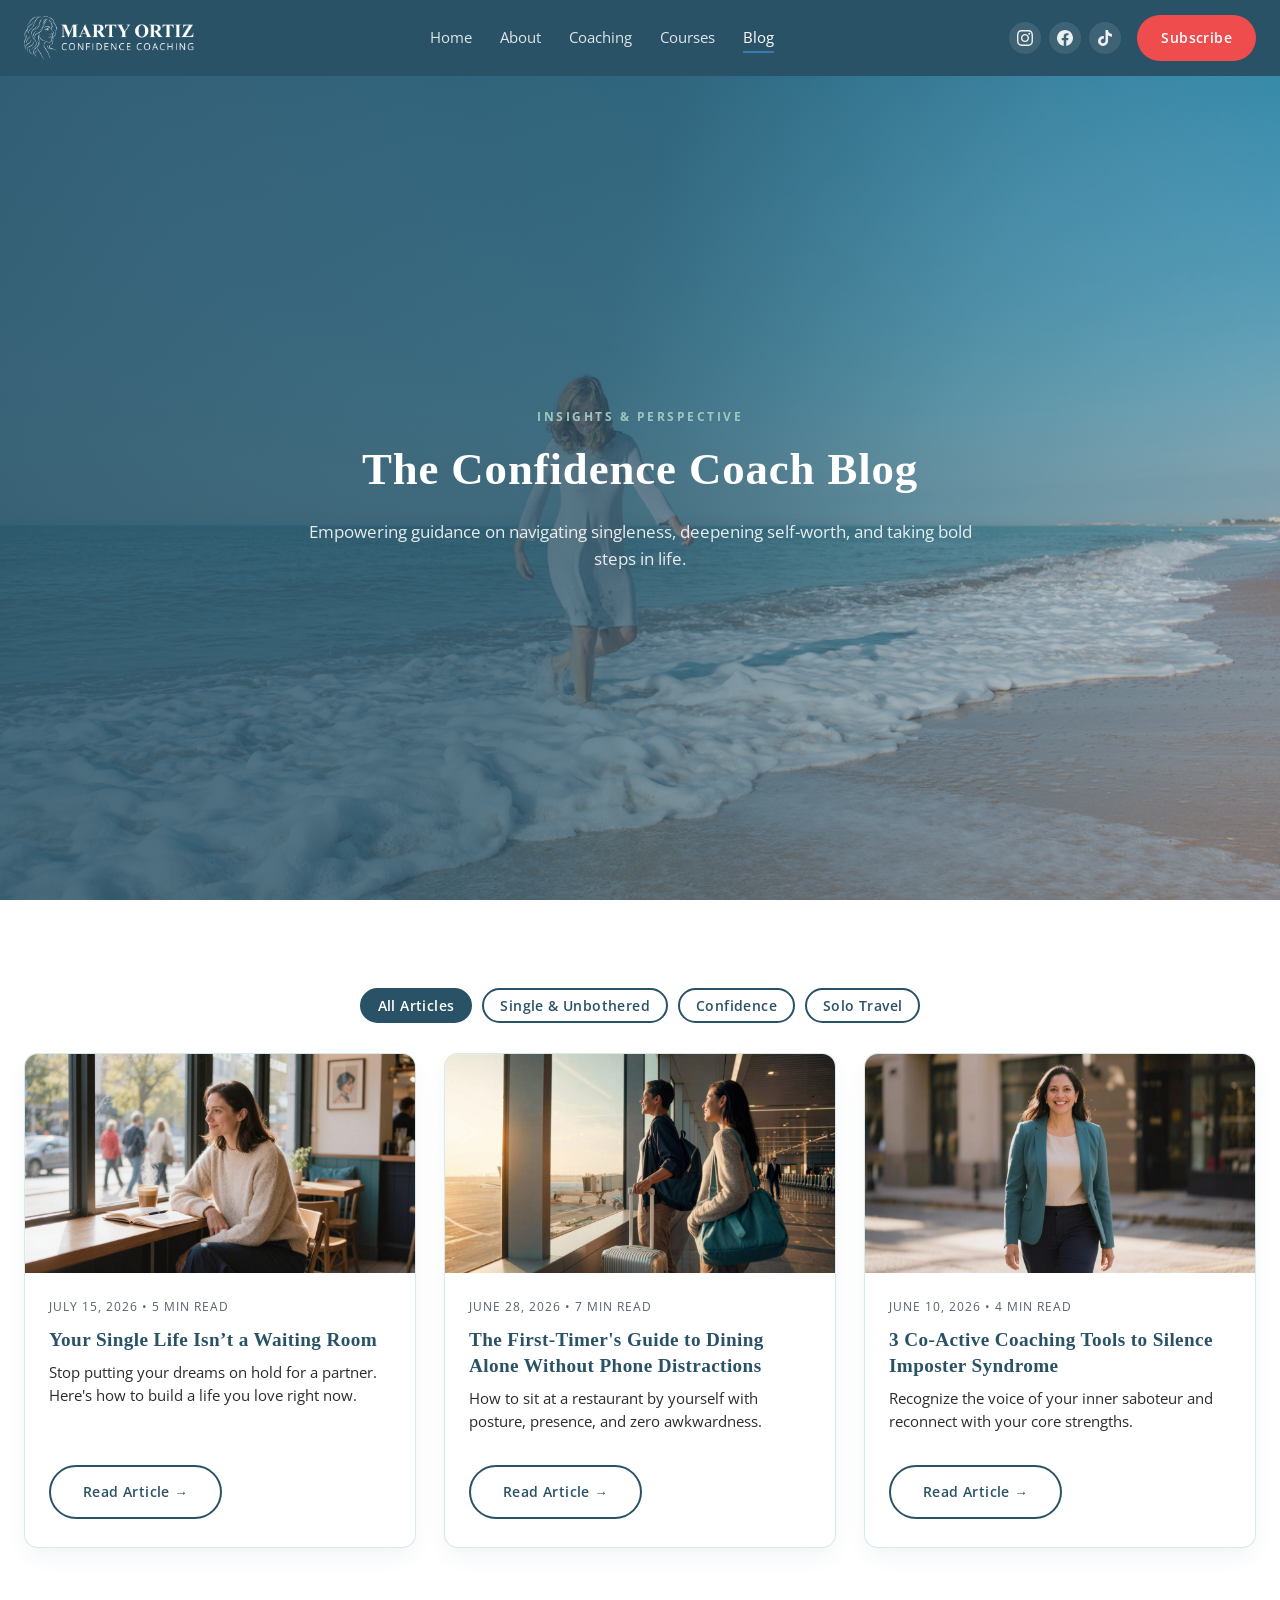
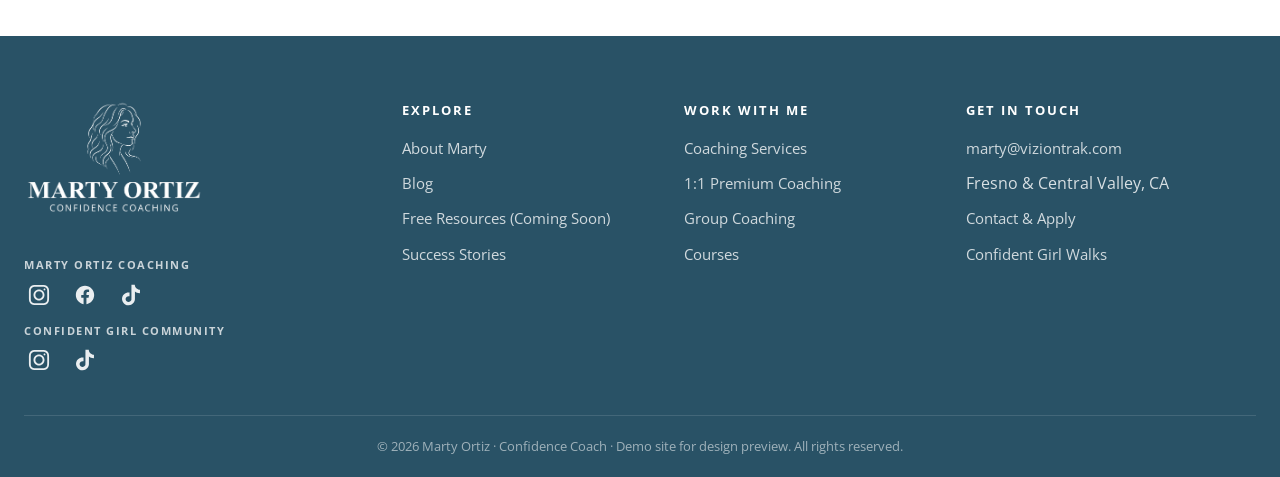
<file: demo/blog.html>
<!DOCTYPE html>
<html lang="en">
<head>
    <meta charset="UTF-8">
    <meta name="viewport" content="width=device-width, initial-scale=1.0">
    <link rel="icon" type="image/png" href="images/marty-ortiz-favicon.png">
    <title>Blog & Insights | Marty Ortiz Confidence Coaching | Confidence Coach</title>
    <meta name="description" content="Articles on singlehood, self-worth, boundary setting, and solo travel by Marty Ortiz, CPCC.">
    <link rel="preconnect" href="https://fonts.googleapis.com">
    <link rel="preconnect" href="https://fonts.gstatic.com" crossorigin>
    <link href="https://fonts.googleapis.com/css2?family=Open+Sans:wght@300;400;600;700&family=Allura&display=swap" rel="stylesheet">
    <link rel="stylesheet" href="css/styles.css">
</head>
<body>

    <!-- Shared Header -->
    <header class="site-header" id="siteHeader">
        <div class="container header-inner">
            <a href="index.html" class="brand">
                <img src="images/marty-ortiz-logo-white-horizontal.png" alt="Marty Ortiz Confidence Coaching" class="brand-logo">
            </a>
            <nav class="main-nav" id="mainNav" aria-label="Main navigation">
                <ul>
                    <li><a href="index.html" class="nav-link">Home</a></li>
                    <li><a href="about.html" class="nav-link">About</a></li>
                    <li><a href="coaching.html" class="nav-link">Coaching</a></li>
                    <li><a href="courses.html" class="nav-link">Courses</a></li>
                    <li><a href="blog.html" class="nav-link">Blog</a></li>
                    <li class="nav-cta-mobile"><a href="index.html#newsletter" class="btn btn-primary btn-sm">Subscribe</a></li>
                </ul>
            </nav>
            <div class="header-actions">
                <div class="header-socials">
                    <a href="https://www.instagram.com/martyortizconfidencecoaching/" target="_blank" rel="noopener noreferrer" aria-label="Marty Ortiz on Instagram" class="header-social-link">
                        <svg viewBox="0 0 24 24" aria-hidden="true"><path d="M12 2.163c3.204 0 3.584.012 4.85.07 3.252.148 4.771 1.691 4.919 4.919.058 1.265.069 1.645.069 4.849 0 3.205-.012 3.584-.069 4.849-.149 3.225-1.664 4.771-4.919 4.919-1.266.058-1.644.07-4.85.07-3.204 0-3.584-.012-4.849-.07-3.26-.149-4.771-1.699-4.919-4.92-.058-1.265-.07-1.644-.07-4.849 0-3.204.013-3.583.07-4.849.149-3.227 1.664-4.771 4.919-4.919 1.266-.057 1.645-.069 4.849-.069zm0-2.163c-3.259 0-3.667.014-4.947.072-4.358.2-6.78 2.618-6.98 6.98-.059 1.281-.073 1.689-.073 4.948 0 3.259.014 3.668.072 4.948.2 4.358 2.618 6.78 6.98 6.98 1.281.058 1.689.072 4.948.072 3.259 0 3.668-.014 4.948-.072 4.354-.2 6.782-2.618 6.979-6.98.059-1.28.073-1.689.073-4.948 0-3.259-.014-3.667-.072-4.947-.196-4.354-2.617-6.78-6.979-6.98-1.281-.059-1.69-.073-4.949-.073zm0 5.838c-3.403 0-6.162 2.759-6.162 6.162s2.759 6.163 6.162 6.163 6.162-2.759 6.162-6.163c0-3.403-2.759-6.162-6.162-6.162zm0 10.162c-2.209 0-4-1.79-4-4 0-2.209 1.791-4 4-4s4 1.791 4 4c0 2.21-1.791 4-4 4zm6.406-11.845c-.796 0-1.441.645-1.441 1.44s.645 1.44 1.441 1.44c.795 0 1.439-.645 1.439-1.44s-.644-1.44-1.439-1.44z"/></svg>
                    </a>
                    <a href="https://www.facebook.com/martyortizcoaching" target="_blank" rel="noopener noreferrer" aria-label="Marty Ortiz on Facebook" class="header-social-link">
                        <svg viewBox="0 0 24 24" aria-hidden="true"><path d="M24 12.073c0-6.627-5.373-12-12-12s-12 5.373-12 12c0 5.99 4.388 10.954 10.125 11.854v-8.385H7.078v-3.47h3.047V9.43c0-3.007 1.792-4.669 4.533-4.669 1.312 0 2.686.235 2.686.235v2.953H15.83c-1.491 0-1.956.925-1.956 1.874v2.25h3.328l-.532 3.47h-2.796v8.385C19.612 23.027 24 18.062 24 12.073z"/></svg>
                    </a>
                    <a href="https://www.tiktok.com/@martyortizcoaching" target="_blank" rel="noopener noreferrer" aria-label="Marty Ortiz on TikTok" class="header-social-link">
                        <svg viewBox="0 0 24 24" aria-hidden="true"><path d="M12.525.02c1.31-.02 2.61-.01 3.91-.02.08 1.53.63 3.09 1.75 4.17 1.12 1.11 2.7 1.62 4.24 1.79v4.03c-1.44-.05-2.89-.35-4.2-.97-.57-.26-1.1-.59-1.62-1.01-.01 2.92.01 5.84-.02 8.75-.08 1.4-.54 2.79-1.35 3.94-1.31 1.92-3.58 3.17-5.91 3.21-1.43.08-2.86-.31-4.08-1.03-2.02-1.19-3.44-3.37-3.65-5.71-.02-.5-.03-1-.01-1.49.18-1.9 1.12-3.72 2.58-4.96 1.66-1.44 3.98-2.13 6.15-1.72.02 1.48-.04 2.96-.04 4.44-.99-.32-2.15-.23-3.02.37-.63.41-1.11 1.04-1.36 1.75-.21.51-.24 1.07-.14 1.61.24 1.64 1.82 2.89 3.5 2.79 1.4-.04 2.68-.89 3.19-2.18.25-.56.34-1.18.33-1.8V.02h-.19z"/></svg>
                    </a>
                </div>
                <a href="index.html#newsletter" class="btn btn-primary btn-nav">Subscribe</a>
                <button class="nav-toggle" id="navToggle" aria-label="Toggle navigation menu" aria-expanded="false" aria-controls="mainNav">
                    <span></span><span></span><span></span>
                </button>
            </div>
        </div>
    </header>

    <main>
        <!-- HERO -->
        <section class="hero hero--blog">
            <div class="container">
                <div class="hero-inner text-center">
                    <span class="eyebrow eyebrow-light">Insights &amp; Perspective</span>
                    <h1>The Confidence Coach Blog</h1>
                    <p class="lead" style="max-width:700px; margin:0 auto;">Empowering guidance on navigating singleness, deepening self-worth, and taking bold steps in life.</p>
                </div>
            </div>
        </section>

        <!-- FILTER CHIPS & BLOG GRID -->
        <section class="section">
            <div class="container">
                <!-- Filters -->
                <div style="display:flex; justify-content:center; gap:10px; flex-wrap:wrap; margin-bottom:30px;" class="filter-chips">
                    <button class="btn btn-outline filter-chip active" data-filter="all" style="padding:6px 16px; font-size:0.9rem;">All Articles</button>
                    <button class="btn btn-outline filter-chip" data-filter="singleness" style="padding:6px 16px; font-size:0.9rem;">Single &amp; Unbothered</button>
                    <button class="btn btn-outline filter-chip" data-filter="confidence" style="padding:6px 16px; font-size:0.9rem;">Confidence</button>
                    <button class="btn btn-outline filter-chip" data-filter="travel" style="padding:6px 16px; font-size:0.9rem;">Solo Travel</button>
                </div>

                <!-- Grid -->
                <div class="grid grid-3" id="blogGrid">
                    
                    <!-- Post 1 -->
                    <div class="card blog-card blog-item reveal" data-category="singleness confidence">
                        <div class="blog-thumb blog-thumb-featured thumb-1" style="background-image:url('images/blog-thumb-singleness.jpg'); background-size:cover; background-position:center;">
                        </div>
                        <div class="blog-body">
                            <span class="blog-meta">July 15, 2026 • 5 min read</span>
                            <h3>Your Single Life Isn&rsquo;t a Waiting Room</h3>
                            <p>Stop putting your dreams on hold for a partner. Here's how to build a life you love right now.</p>
                            <a href="blog-post.html" class="btn btn-outline" style="align-self:flex-start; margin-top:15px; font-size:0.85rem;">Read Article &rarr;</a>
                        </div>
                    </div>

                    <!-- Post 2 -->
                    <div class="card blog-card blog-item reveal" data-category="travel confidence">
                        <div class="blog-thumb thumb-2" style="background-image:url('images/blog-thumb-solo-travel.jpg'); background-size:cover; background-position:center;">
                        </div>
                        <div class="blog-body">
                            <span class="blog-meta">June 28, 2026 • 7 min read</span>
                            <h3>The First-Timer's Guide to Dining Alone Without Phone Distractions</h3>
                            <p>How to sit at a restaurant by yourself with posture, presence, and zero awkwardness.</p>
                            <a href="blog-post.html" class="btn btn-outline" style="align-self:flex-start; margin-top:15px; font-size:0.85rem;">Read Article &rarr;</a>
                        </div>
                    </div>

                    <!-- Post 3 -->
                    <div class="card blog-card blog-item reveal" data-category="confidence">
                        <div class="blog-thumb thumb-3" style="background-image:url('images/blog-thumb-confidence-street.jpg'); background-size:cover; background-position:center;">
                        </div>
                        <div class="blog-body">
                            <span class="blog-meta">June 10, 2026 • 4 min read</span>
                            <h3>3 Co-Active Coaching Tools to Silence Imposter Syndrome</h3>
                            <p>Recognize the voice of your inner saboteur and reconnect with your core strengths.</p>
                            <a href="blog-post.html" class="btn btn-outline" style="align-self:flex-start; margin-top:15px; font-size:0.85rem;">Read Article &rarr;</a>
                        </div>
                    </div>

                </div>
            </div>
        </section>
    </main>

    <!-- ============ Shared footer (identical markup on every page) ============ -->
    <footer class="site-footer">
        <div class="container">
            <div class="footer-grid">
                <div>
                    <a href="index.html" class="footer-brand">
                        <img src="images/marty-ortiz-logo-white-vertical.png" alt="Marty Ortiz Confidence Coaching" class="footer-brand-logo">
                    </a>
                    <div class="footer-socials">
                        <div class="footer-social-group">
                            <span class="footer-social-title">Marty Ortiz Coaching</span>
                            <div class="footer-social-icons">
                                <a href="https://www.instagram.com/martyortizconfidencecoaching/" target="_blank" rel="noopener noreferrer" aria-label="Marty Ortiz on Instagram" class="footer-social-icon">
                                    <svg viewBox="0 0 24 24" aria-hidden="true"><path fill-rule="evenodd" clip-rule="evenodd" d="M12 18C15.3137 18 18 15.3137 18 12C18 8.68629 15.3137 6 12 6C8.68629 6 6 8.68629 6 12C6 15.3137 8.68629 18 12 18ZM12 16C14.2091 16 16 14.2091 16 12C16 9.79086 14.2091 8 12 8C9.79086 8 8 9.79086 8 12C8 14.2091 9.79086 16 12 16Z"/><path d="M18 5C17.4477 5 17 5.44772 17 6C17 6.55228 17.4477 7 18 7C18.5523 7 19 6.55228 19 6C19 5.44772 18.5523 5 18 5Z"/><path fill-rule="evenodd" clip-rule="evenodd" d="M1.65396 4.27606C1 5.55953 1 7.23969 1 10.6V13.4C1 16.7603 1 18.4405 1.65396 19.7239C2.2292 20.8529 3.14708 21.7708 4.27606 22.346C5.55953 23 7.23969 23 10.6 23H13.4C16.7603 23 18.4405 23 19.7239 22.346C20.8529 21.7708 21.7708 20.8529 22.346 19.7239C23 18.4405 23 16.7603 23 13.4V10.6C23 7.23969 23 5.55953 22.346 4.27606C21.7708 3.14708 20.8529 2.2292 19.7239 1.65396C18.4405 1 16.7603 1 13.4 1H10.6C7.23969 1 5.55953 1 4.27606 1.65396C3.14708 2.2292 2.2292 3.14708 1.65396 4.27606ZM13.4 3H10.6C8.88684 3 7.72225 3.00156 6.82208 3.0751C5.94524 3.14674 5.49684 3.27659 5.18404 3.43597C4.43139 3.81947 3.81947 4.43139 3.43597 5.18404C3.27659 5.49684 3.14674 5.94524 3.0751 6.82208C3.00156 7.72225 3 8.88684 3 10.6V13.4C3 15.1132 3.00156 16.2777 3.0751 17.1779C3.14674 18.0548 3.27659 18.5032 3.43597 18.816C3.81947 19.5686 4.43139 20.1805 5.18404 20.564C5.49684 20.7234 5.94524 20.8533 6.82208 20.9249C7.72225 20.9984 8.88684 21 10.6 21H13.4C15.1132 21 16.2777 20.9984 17.1779 20.9249C18.0548 20.8533 18.5032 20.7234 18.816 20.564C19.5686 20.1805 20.1805 19.5686 20.564 18.816C20.7234 18.5032 20.8533 18.0548 20.9249 17.1779C20.9984 16.2777 21 15.1132 21 13.4V10.6C21 8.88684 20.9984 7.72225 20.9249 6.82208C20.8533 5.94524 20.7234 5.49684 20.564 5.18404C20.1805 4.43139 19.5686 3.81947 18.816 3.43597C18.5032 3.27659 18.0548 3.14674 17.1779 3.0751C16.2777 3.00156 15.1132 3 13.4 3Z"/></svg>
                                </a>
                                <a href="https://www.facebook.com/martyortizcoaching" target="_blank" rel="noopener noreferrer" aria-label="Marty Ortiz on Facebook" class="footer-social-icon">
                                    <svg viewBox="0 0 24 24" aria-hidden="true"><path d="M12 2.03998C6.5 2.03998 2 6.52998 2 12.06C2 17.06 5.66 21.21 10.44 21.96V14.96H7.9V12.06H10.44V9.84998C10.44 7.33998 11.93 5.95998 14.22 5.95998C15.31 5.95998 16.45 6.14998 16.45 6.14998V8.61998H15.19C13.95 8.61998 13.56 9.38998 13.56 10.18V12.06H16.34L15.89 14.96H13.56V21.96C15.9164 21.5878 18.0622 20.3855 19.6099 18.57C21.1576 16.7546 22.0054 14.4456 22 12.06C22 6.52998 17.5 2.03998 12 2.03998Z"/></svg>
                                </a>
                                <a href="https://www.tiktok.com/@martyortizcoaching" target="_blank" rel="noopener noreferrer" aria-label="Marty Ortiz on TikTok" class="footer-social-icon">
                                    <svg viewBox="0 0 32 32" aria-hidden="true"><path d="M16.656 1.029c1.637-0.025 3.262-0.012 4.886-0.025 0.054 2.031 0.878 3.859 2.189 5.213l-0.002-0.002c1.411 1.271 3.247 2.095 5.271 2.235l0.028 0.002v5.036c-1.912-0.048-3.71-0.489-5.331-1.247l0.082 0.034c-0.784-0.377-1.447-0.764-2.077-1.196l0.052 0.034c-0.012 3.649 0.012 7.298-0.025 10.934-0.103 1.853-0.719 3.543-1.707 4.954l0.020-0.031c-1.652 2.366-4.328 3.919-7.371 4.011l-0.014 0c-0.123 0.006-0.268 0.009-0.414 0.009-1.73 0-3.347-0.482-4.725-1.319l0.040 0.023c-2.508-1.509-4.238-4.091-4.558-7.094l-0.004-0.041c-0.025-0.625-0.037-1.25-0.012-1.862 0.49-4.779 4.494-8.476 9.361-8.476 0.547 0 1.083 0.047 1.604 0.136l-0.056-0.008c0.025 1.849-0.050 3.699-0.050 5.548-0.423-0.153-0.911-0.242-1.42-0.242-1.868 0-3.457 1.194-4.045 2.861l-0.009 0.030c-0.133 0.427-0.21 0.918-0.21 1.426 0 0.206 0.013 0.41 0.037 0.61l-0.002-0.024c0.332 2.046 2.086 3.59 4.201 3.59 0.061 0 0.121-0.001 0.181-0.004l-0.009 0c1.463-0.044 2.733-0.831 3.451-1.994l0.010-0.018c0.267-0.372 0.45-0.822 0.511-1.311l0.001-0.014c0.125-2.237 0.075-4.461 0.087-6.698 0.012-5.036-0.012-10.060 0.025-15.083z"/></svg>
                                </a>
                            </div>
                        </div>
                        <div class="footer-social-group">
                            <span class="footer-social-title">Confident Girl Community</span>
                            <div class="footer-social-icons">
                                <a href="https://www.instagram.com/confidentgirlwalks/" target="_blank" rel="noopener noreferrer" aria-label="Confident Girl Walks on Instagram" class="footer-social-icon">
                                    <svg viewBox="0 0 24 24" aria-hidden="true"><path fill-rule="evenodd" clip-rule="evenodd" d="M12 18C15.3137 18 18 15.3137 18 12C18 8.68629 15.3137 6 12 6C8.68629 6 6 8.68629 6 12C6 15.3137 8.68629 18 12 18ZM12 16C14.2091 16 16 14.2091 16 12C16 9.79086 14.2091 8 12 8C9.79086 8 8 9.79086 8 12C8 14.2091 9.79086 16 12 16Z"/><path d="M18 5C17.4477 5 17 5.44772 17 6C17 6.55228 17.4477 7 18 7C18.5523 7 19 6.55228 19 6C19 5.44772 18.5523 5 18 5Z"/><path fill-rule="evenodd" clip-rule="evenodd" d="M1.65396 4.27606C1 5.55953 1 7.23969 1 10.6V13.4C1 16.7603 1 18.4405 1.65396 19.7239C2.2292 20.8529 3.14708 21.7708 4.27606 22.346C5.55953 23 7.23969 23 10.6 23H13.4C16.7603 23 18.4405 23 19.7239 22.346C20.8529 21.7708 21.7708 20.8529 22.346 19.7239C23 18.4405 23 16.7603 23 13.4V10.6C23 7.23969 23 5.55953 22.346 4.27606C21.7708 3.14708 20.8529 2.2292 19.7239 1.65396C18.4405 1 16.7603 1 13.4 1H10.6C7.23969 1 5.55953 1 4.27606 1.65396C3.14708 2.2292 2.2292 3.14708 1.65396 4.27606ZM13.4 3H10.6C8.88684 3 7.72225 3.00156 6.82208 3.0751C5.94524 3.14674 5.49684 3.27659 5.18404 3.43597C4.43139 3.81947 3.81947 4.43139 3.43597 5.18404C3.27659 5.49684 3.14674 5.94524 3.0751 6.82208C3.00156 7.72225 3 8.88684 3 10.6V13.4C3 15.1132 3.00156 16.2777 3.0751 17.1779C3.14674 18.0548 3.27659 18.5032 3.43597 18.816C3.81947 19.5686 4.43139 20.1805 5.18404 20.564C5.49684 20.7234 5.94524 20.8533 6.82208 20.9249C7.72225 20.9984 8.88684 21 10.6 21H13.4C15.1132 21 16.2777 20.9984 17.1779 20.9249C18.0548 20.8533 18.5032 20.7234 18.816 20.564C19.5686 20.1805 20.1805 19.5686 20.564 18.816C20.7234 18.5032 20.8533 18.0548 20.9249 17.1779C20.9984 16.2777 21 15.1132 21 13.4V10.6C21 8.88684 20.9984 7.72225 20.9249 6.82208C20.8533 5.94524 20.7234 5.49684 20.564 5.18404C20.1805 4.43139 19.5686 3.81947 18.816 3.43597C18.5032 3.27659 18.0548 3.14674 17.1779 3.0751C16.2777 3.00156 15.1132 3 13.4 3Z"/></svg>
                                </a>
                                <a href="https://www.tiktok.com/@confidentgirlwalks" target="_blank" rel="noopener noreferrer" aria-label="Confident Girl Walks on TikTok" class="footer-social-icon">
                                    <svg viewBox="0 0 32 32" aria-hidden="true"><path d="M16.656 1.029c1.637-0.025 3.262-0.012 4.886-0.025 0.054 2.031 0.878 3.859 2.189 5.213l-0.002-0.002c1.411 1.271 3.247 2.095 5.271 2.235l0.028 0.002v5.036c-1.912-0.048-3.71-0.489-5.331-1.247l0.082 0.034c-0.784-0.377-1.447-0.764-2.077-1.196l0.052 0.034c-0.012 3.649 0.012 7.298-0.025 10.934-0.103 1.853-0.719 3.543-1.707 4.954l0.020-0.031c-1.652 2.366-4.328 3.919-7.371 4.011l-0.014 0c-0.123 0.006-0.268 0.009-0.414 0.009-1.73 0-3.347-0.482-4.725-1.319l0.040 0.023c-2.508-1.509-4.238-4.091-4.558-7.094l-0.004-0.041c-0.025-0.625-0.037-1.25-0.012-1.862 0.49-4.779 4.494-8.476 9.361-8.476 0.547 0 1.083 0.047 1.604 0.136l-0.056-0.008c0.025 1.849-0.050 3.699-0.050 5.548-0.423-0.153-0.911-0.242-1.42-0.242-1.868 0-3.457 1.194-4.045 2.861l-0.009 0.030c-0.133 0.427-0.21 0.918-0.21 1.426 0 0.206 0.013 0.41 0.037 0.61l-0.002-0.024c0.332 2.046 2.086 3.59 4.201 3.59 0.061 0 0.121-0.001 0.181-0.004l-0.009 0c1.463-0.044 2.733-0.831 3.451-1.994l0.010-0.018c0.267-0.372 0.45-0.822 0.511-1.311l0.001-0.014c0.125-2.237 0.075-4.461 0.087-6.698 0.012-5.036-0.012-10.060 0.025-15.083z"/></svg>
                                </a>
                            </div>
                        </div>
                    </div>
                </div>
                <div>
                    <div class="footer-heading">Explore</div>
                    <ul class="footer-links">
                        <li><a href="about.html">About Marty</a></li>
                        <li><a href="blog.html">Blog</a></li>
                        <li><a href="resources.html">Free Resources <span aria-hidden="true">(Coming Soon)</span></a></li>
                        <li><a href="success-stories.html">Success Stories</a></li>
                    </ul>
                </div>
                <div>
                    <div class="footer-heading">Work With Me</div>
                    <ul class="footer-links">
                        <li><a href="coaching.html">Coaching Services</a></li>
                        <li><a href="coaching-1on1.html">1:1 Premium Coaching</a></li>
                        <li><a href="coaching-group.html">Group Coaching</a></li>
                        <li><a href="courses.html">Courses</a></li>
                    </ul>
                </div>
                <div>
                    <div class="footer-heading">Get In Touch</div>
                    <ul class="footer-links">
                        <li><a href="mailto:marty@viziontrak.com">marty@viziontrak.com</a></li>
                        <li>Fresno &amp; Central Valley, CA</li>
                        <li><a href="contact.html">Contact &amp; Apply</a></li>
                        <li><a href="confident-girl-walks.html">Confident Girl Walks</a></li>
                    </ul>
                </div>
            </div>
            <div class="footer-bottom">
                &copy; <span class="js-year">2026</span> Marty Ortiz &middot; Confidence Coach &middot; Demo site for design preview. All rights reserved.
            </div>
        </div>
    </footer>

    <script src="js/main.js"></script>
</body>
</html>
</file>
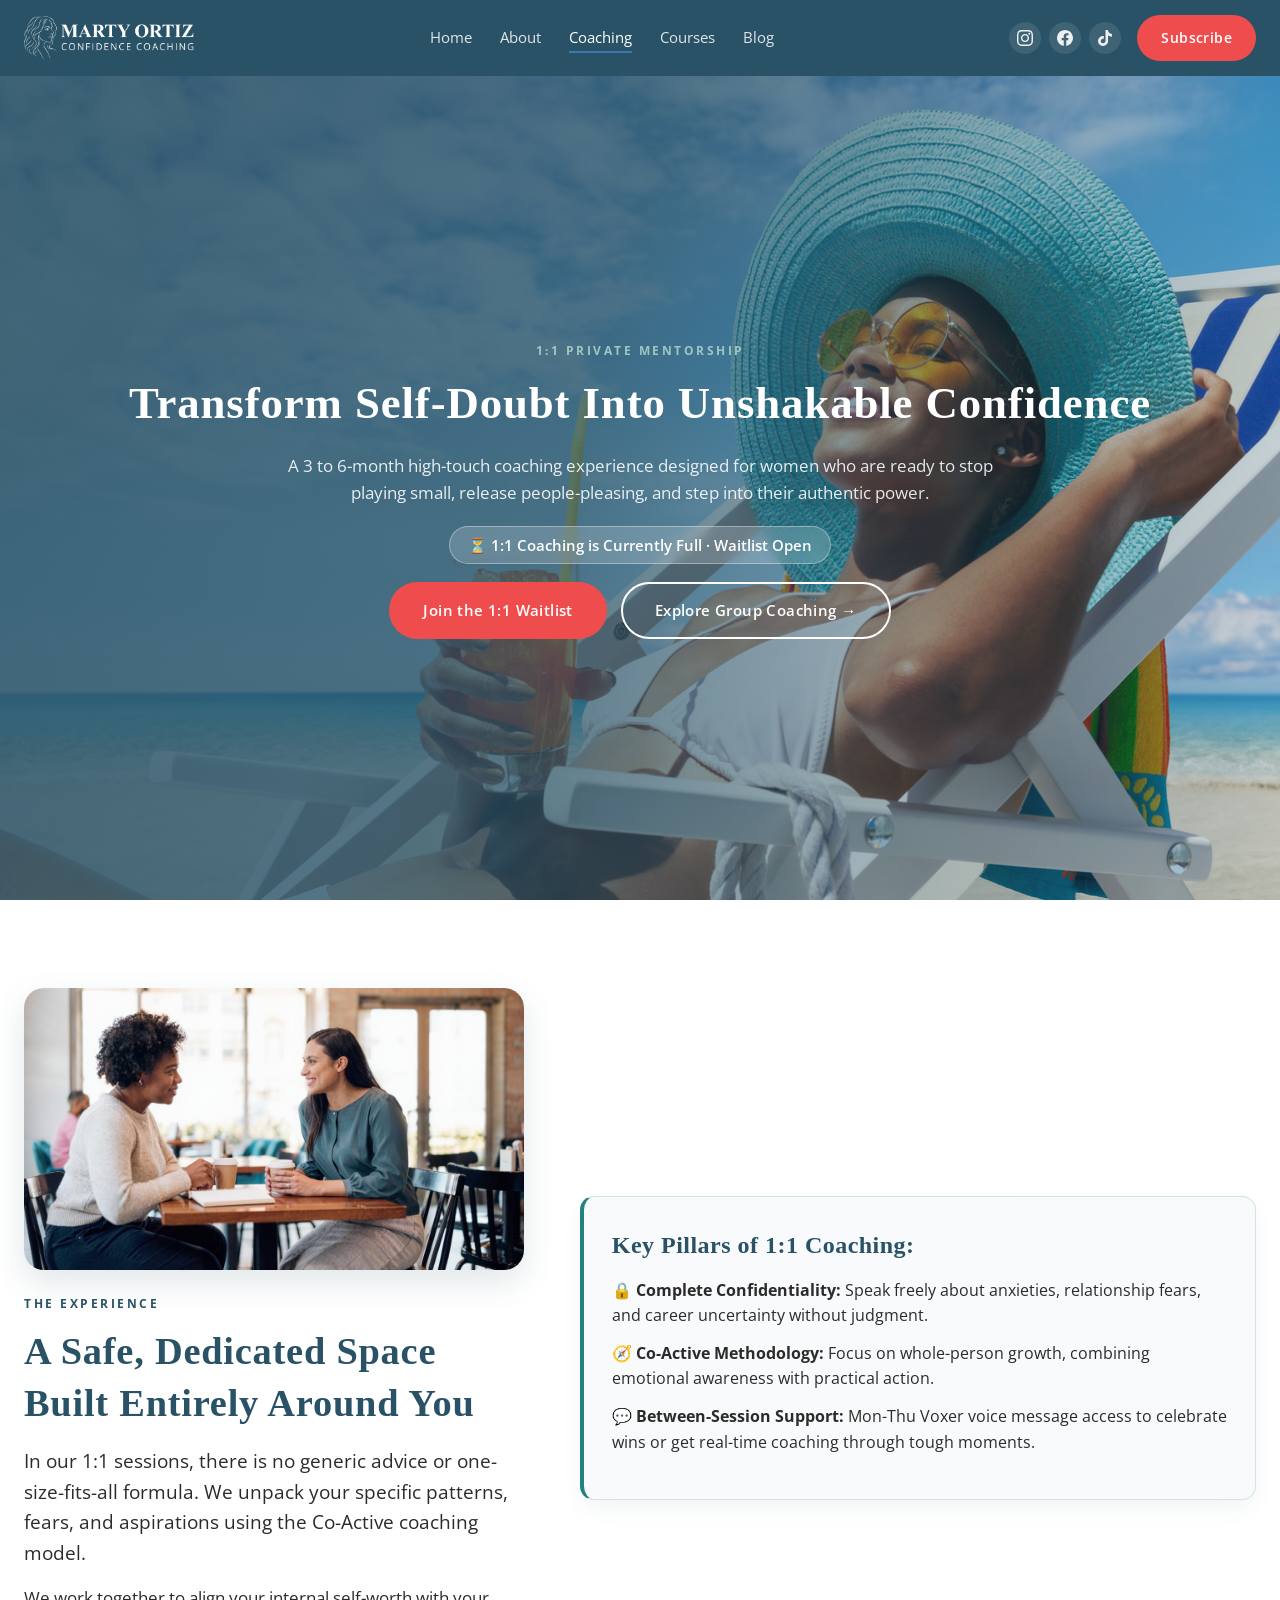
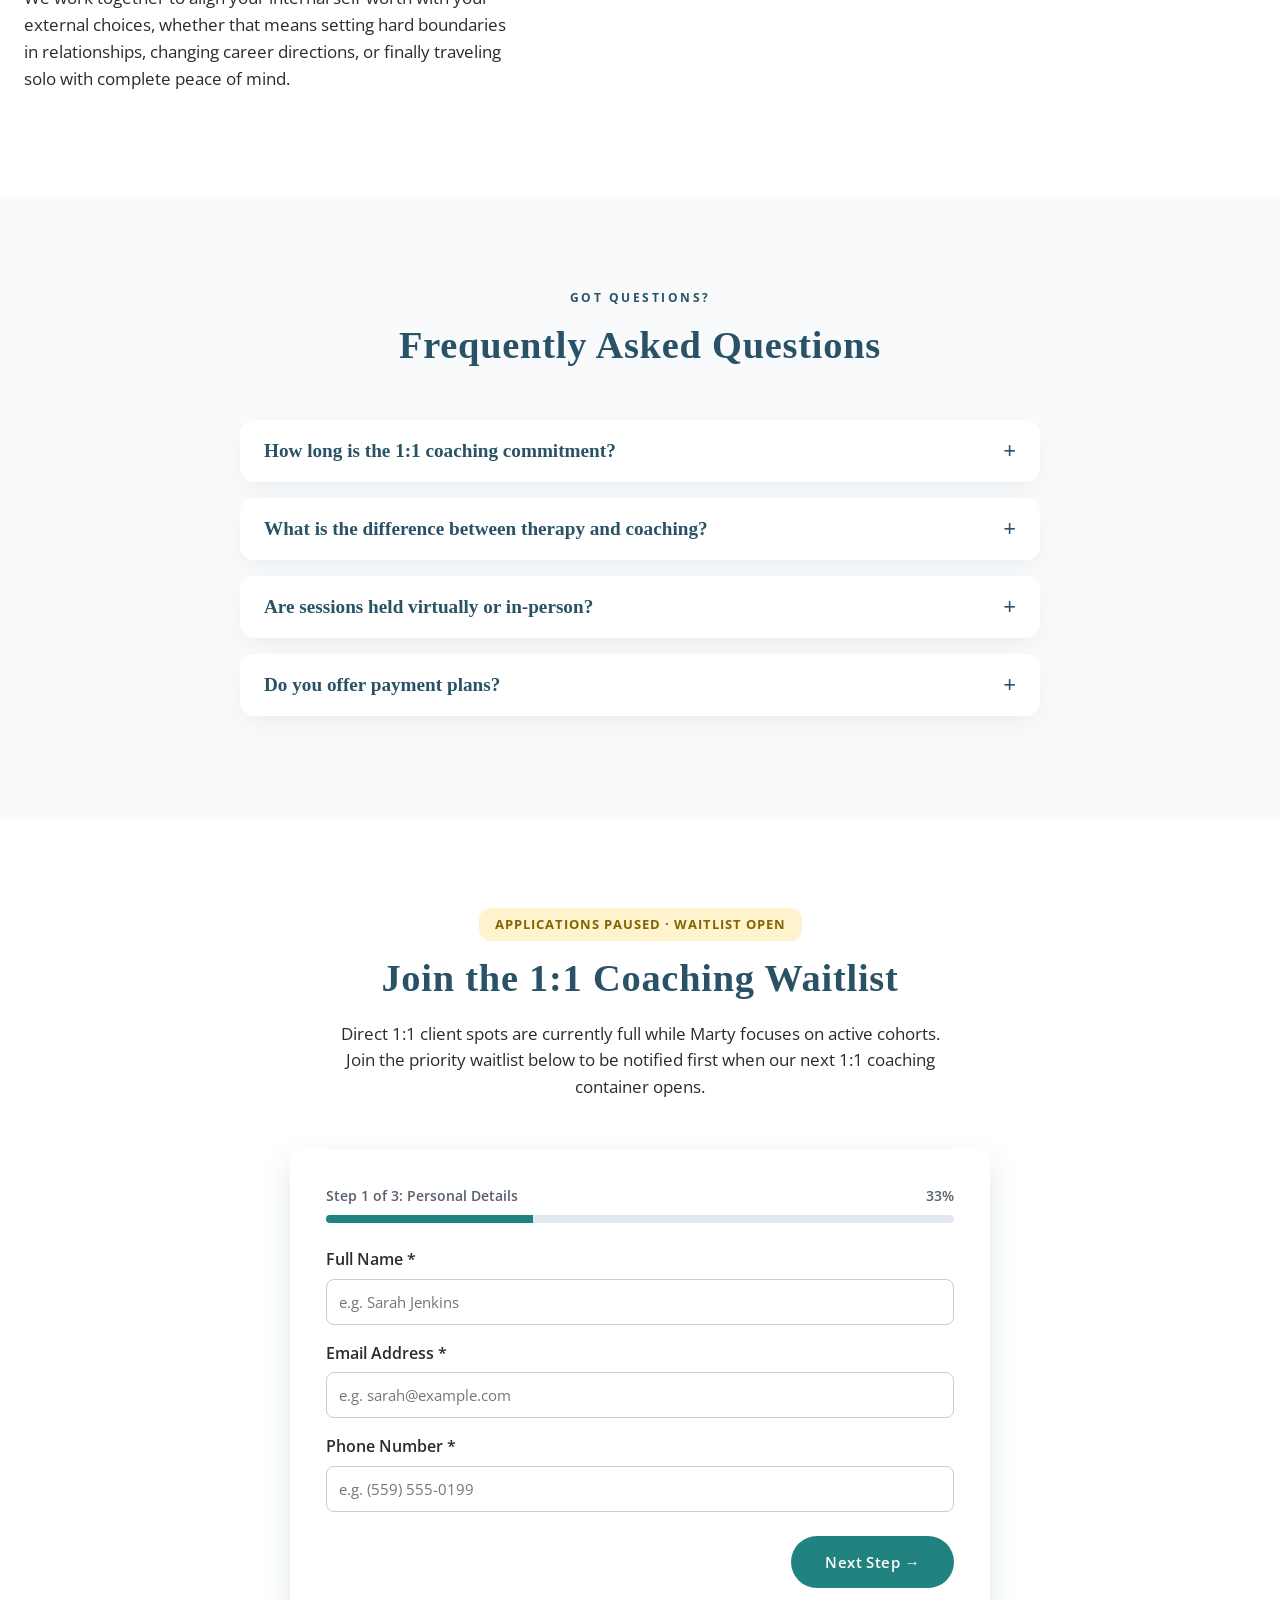
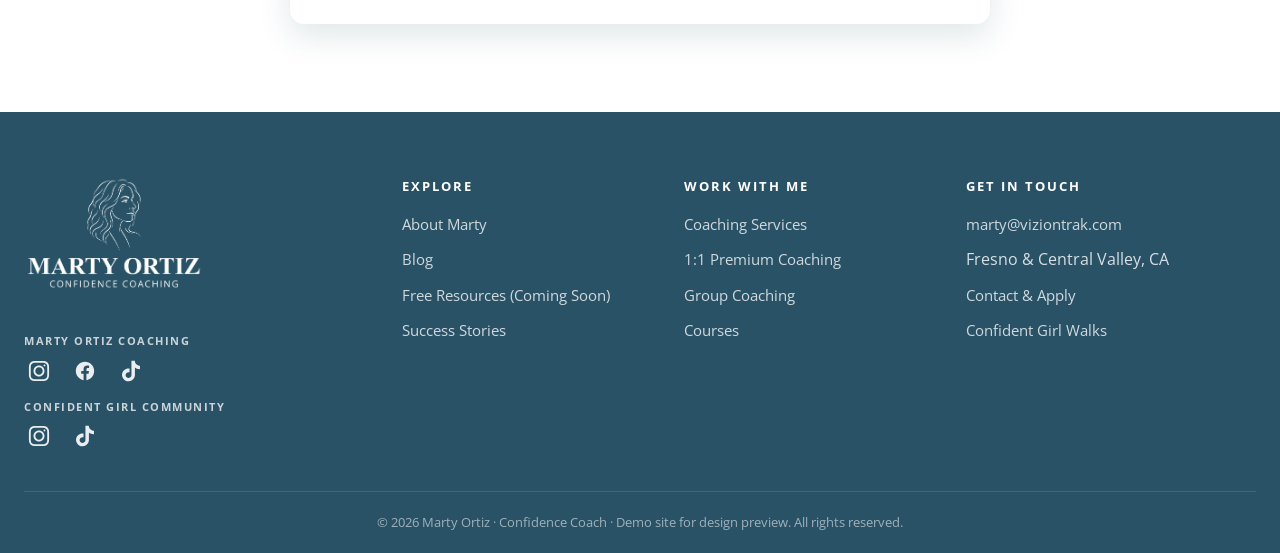
<file: demo/coaching-1on1.html>
<!DOCTYPE html>
<html lang="en">
<head>
    <meta charset="UTF-8">
    <meta name="viewport" content="width=device-width, initial-scale=1.0">
    <link rel="icon" type="image/png" href="images/marty-ortiz-favicon.png">
    <title>1:1 Private Confidence Coaching | Marty Ortiz | Confidence Coach</title>
    <meta name="description" content="Apply for 1:1 private confidence coaching with Marty Ortiz, CPCC. Bi-weekly video sessions, Voxer support, and customized growth roadmap.">
    <link rel="preconnect" href="https://fonts.googleapis.com">
    <link rel="preconnect" href="https://fonts.gstatic.com" crossorigin>
    <link href="https://fonts.googleapis.com/css2?family=Open+Sans:wght@300;400;600;700&family=Allura&display=swap" rel="stylesheet">
    <link rel="stylesheet" href="css/styles.css">
</head>
<body>

    <!-- ============ Shared header ============ -->
    <header class="site-header" id="siteHeader">
        <div class="container header-inner">
            <a href="index.html" class="brand">
                <img src="images/marty-ortiz-logo-white-horizontal.png" alt="Marty Ortiz Confidence Coaching" class="brand-logo">
            </a>

            <nav class="main-nav" id="mainNav" aria-label="Main navigation">
                <ul>
                    <li><a href="index.html" class="nav-link">Home</a></li>
                    <li><a href="about.html" class="nav-link">About</a></li>
                    <li><a href="coaching.html" class="nav-link">Coaching</a></li>
                    <li><a href="courses.html" class="nav-link">Courses</a></li>
                    <li><a href="blog.html" class="nav-link">Blog</a></li>
                    <li class="nav-cta-mobile"><a href="index.html#newsletter" class="btn btn-primary btn-sm">Subscribe</a></li>
                </ul>
            </nav>

            <div class="header-actions">
                <div class="header-socials">
                    <a href="https://www.instagram.com/martyortizconfidencecoaching/" target="_blank" rel="noopener noreferrer" aria-label="Marty Ortiz on Instagram" class="header-social-link">
                        <svg viewBox="0 0 24 24" aria-hidden="true"><path d="M12 2.163c3.204 0 3.584.012 4.85.07 3.252.148 4.771 1.691 4.919 4.919.058 1.265.069 1.645.069 4.849 0 3.205-.012 3.584-.069 4.849-.149 3.225-1.664 4.771-4.919 4.919-1.266.058-1.644.07-4.85.07-3.204 0-3.584-.012-4.849-.07-3.26-.149-4.771-1.699-4.919-4.92-.058-1.265-.07-1.644-.07-4.849 0-3.204.013-3.583.07-4.849.149-3.227 1.664-4.771 4.919-4.919 1.266-.057 1.645-.069 4.849-.069zm0-2.163c-3.259 0-3.667.014-4.947.072-4.358.2-6.78 2.618-6.98 6.98-.059 1.281-.073 1.689-.073 4.948 0 3.259.014 3.668.072 4.948.2 4.358 2.618 6.78 6.98 6.98 1.281.058 1.689.072 4.948.072 3.259 0 3.668-.014 4.948-.072 4.354-.2 6.782-2.618 6.979-6.98.059-1.28.073-1.689.073-4.948 0-3.259-.014-3.667-.072-4.947-.196-4.354-2.617-6.78-6.979-6.98-1.281-.059-1.69-.073-4.949-.073zm0 5.838c-3.403 0-6.162 2.759-6.162 6.162s2.759 6.163 6.162 6.163 6.162-2.759 6.162-6.163c0-3.403-2.759-6.162-6.162-6.162zm0 10.162c-2.209 0-4-1.79-4-4 0-2.209 1.791-4 4-4s4 1.791 4 4c0 2.21-1.791 4-4 4zm6.406-11.845c-.796 0-1.441.645-1.441 1.44s.645 1.44 1.441 1.44c.795 0 1.439-.645 1.439-1.44s-.644-1.44-1.439-1.44z"/></svg>
                    </a>
                    <a href="https://www.facebook.com/martyortizcoaching" target="_blank" rel="noopener noreferrer" aria-label="Marty Ortiz on Facebook" class="header-social-link">
                        <svg viewBox="0 0 24 24" aria-hidden="true"><path d="M24 12.073c0-6.627-5.373-12-12-12s-12 5.373-12 12c0 5.99 4.388 10.954 10.125 11.854v-8.385H7.078v-3.47h3.047V9.43c0-3.007 1.792-4.669 4.533-4.669 1.312 0 2.686.235 2.686.235v2.953H15.83c-1.491 0-1.956.925-1.956 1.874v2.25h3.328l-.532 3.47h-2.796v8.385C19.612 23.027 24 18.062 24 12.073z"/></svg>
                    </a>
                    <a href="https://www.tiktok.com/@martyortizcoaching" target="_blank" rel="noopener noreferrer" aria-label="Marty Ortiz on TikTok" class="header-social-link">
                        <svg viewBox="0 0 24 24" aria-hidden="true"><path d="M12.525.02c1.31-.02 2.61-.01 3.91-.02.08 1.53.63 3.09 1.75 4.17 1.12 1.11 2.7 1.62 4.24 1.79v4.03c-1.44-.05-2.89-.35-4.2-.97-.57-.26-1.1-.59-1.62-1.01-.01 2.92.01 5.84-.02 8.75-.08 1.4-.54 2.79-1.35 3.94-1.31 1.92-3.58 3.17-5.91 3.21-1.43.08-2.86-.31-4.08-1.03-2.02-1.19-3.44-3.37-3.65-5.71-.02-.5-.03-1-.01-1.49.18-1.9 1.12-3.72 2.58-4.96 1.66-1.44 3.98-2.13 6.15-1.72.02 1.48-.04 2.96-.04 4.44-.99-.32-2.15-.23-3.02.37-.63.41-1.11 1.04-1.36 1.75-.21.51-.24 1.07-.14 1.61.24 1.64 1.82 2.89 3.5 2.79 1.4-.04 2.68-.89 3.19-2.18.25-.56.34-1.18.33-1.8V.02h-.19z"/></svg>
                    </a>
                </div>
                <a href="index.html#newsletter" class="btn btn-primary btn-nav">Subscribe</a>
                <button class="nav-toggle" id="navToggle" aria-label="Toggle navigation menu" aria-expanded="false" aria-controls="mainNav">
                    <span></span><span></span><span></span>
                </button>
            </div>
        </div>
    </header>

    <main>
        <!-- HERO -->
        <section class="hero hero--1on1">
            <div class="container">
                <div class="hero-inner text-center">
                    <span class="eyebrow eyebrow-light">1:1 Private Mentorship</span>
                    <h1>Transform Self-Doubt Into Unshakable Confidence</h1>
                    <p class="lead" style="max-width:750px; margin: 0 auto 1.2rem;">A 3 to 6-month high-touch coaching experience designed for women who are ready to stop playing small, release people-pleasing, and step into their authentic power.</p>
                    <div style="display:inline-block; background:rgba(255,255,255,0.18); backdrop-filter:blur(6px); border:1px solid rgba(255,255,255,0.35); border-radius:24px; padding:6px 18px; margin-bottom:18px; font-weight:600; font-size:0.95rem; color:white;">
                        ⏳ 1:1 Coaching is Currently Full &middot; Waitlist Open
                    </div>
                    <div>
                        <a href="#apply" class="btn btn-primary">Join the 1:1 Waitlist</a>
                        <a href="coaching-group.html" class="btn btn-outline" style="color:white; border-color:white; margin-left:10px;">Explore Group Coaching &rarr;</a>
                    </div>
                </div>
            </div>
        </section>

        <!-- WHAT IS 1:1 COACHING -->
        <section class="section">
            <div class="container">
                <div class="split reveal">
                    <div>
                        <img src="images/path-1on1-coaching.jpg" alt="A warm, focused one-on-one coaching session" style="width:100%; border-radius:20px; box-shadow:var(--shadow-md); display:block; margin-bottom:20px;">
                        <span class="eyebrow">The Experience</span>
                        <h2>A Safe, Dedicated Space Built Entirely Around You</h2>
                        <p class="lead">In our 1:1 sessions, there is no generic advice or one-size-fits-all formula. We unpack your specific patterns, fears, and aspirations using the Co-Active coaching model.</p>
                        <p>We work together to align your internal self-worth with your external choices, whether that means setting hard boundaries in relationships, changing career directions, or finally traveling solo with complete peace of mind.</p>
                    </div>
                    <div>
                        <div class="card reveal" style="background:var(--bg-offwhite); border-left:4px solid var(--accent-teal);">
                            <h3>Key Pillars of 1:1 Coaching:</h3>
                            <ul style="margin-top:1rem;">
                                <li style="margin-bottom:12px;">🔒 <strong>Complete Confidentiality:</strong> Speak freely about anxieties, relationship fears, and career uncertainty without judgment.</li>
                                <li style="margin-bottom:12px;">🧭 <strong>Co-Active Methodology:</strong> Focus on whole-person growth, combining emotional awareness with practical action.</li>
                                <li style="margin-bottom:12px;">💬 <strong>Between-Session Support:</strong> Mon-Thu Voxer voice message access to celebrate wins or get real-time coaching through tough moments.</li>
                            </ul>
                        </div>
                    </div>
                </div>
            </div>
        </section>

        <!-- FAQ ACCORDION SECTION -->
        <section class="section bg-offwhite">
            <div class="container">
                <div class="section-title text-center reveal">
                    <span class="eyebrow">Got Questions?</span>
                    <h2>Frequently Asked Questions</h2>
                </div>
                <div style="max-width:800px; margin:0 auto;" class="accordion-container">
                    
                    <div class="accordion-item reveal" style="background:white; border-radius:var(--radius); margin-bottom:1rem; box-shadow:var(--shadow-sm); overflow:hidden;">
                        <button class="accordion-header" style="width:100%; padding:18px 24px; text-align:left; background:none; border:none; font-family:var(--font-heading); font-size:1.2rem; font-weight:700; color:var(--primary-dark); cursor:pointer; display:flex; justify-content:space-between; align-items:center;">
                            <span>How long is the 1:1 coaching commitment?</span>
                            <span class="acc-icon" style="font-size:1.4rem; transition:transform 0.2s;">+</span>
                        </button>
                        <div class="accordion-content" style="display:none; padding:0 24px 20px; color:var(--text-light);">
                            <p>We offer 3-month and 6-month containers. Sustainable mindset transformation takes consistent practice, so 3 months (6 bi-weekly sessions + Voxer support) is the minimum recommended time to build lasting self-trust.</p>
                        </div>
                    </div>

                    <div class="accordion-item reveal" style="background:white; border-radius:var(--radius); margin-bottom:1rem; box-shadow:var(--shadow-sm); overflow:hidden;">
                        <button class="accordion-header" style="width:100%; padding:18px 24px; text-align:left; background:none; border:none; font-family:var(--font-heading); font-size:1.2rem; font-weight:700; color:var(--primary-dark); cursor:pointer; display:flex; justify-content:space-between; align-items:center;">
                            <span>What is the difference between therapy and coaching?</span>
                            <span class="acc-icon" style="font-size:1.4rem; transition:transform 0.2s;">+</span>
                        </button>
                        <div class="accordion-content" style="display:none; padding:0 24px 20px; color:var(--text-light);">
                            <p>Therapy often focuses on healing past trauma and mental health diagnoses. Coaching is present and future-focused, helping you gain self-awareness, set ambitious goals, break old behavior loops, and take actionable steps forward.</p>
                        </div>
                    </div>

                    <div class="accordion-item reveal" style="background:white; border-radius:var(--radius); margin-bottom:1rem; box-shadow:var(--shadow-sm); overflow:hidden;">
                        <button class="accordion-header" style="width:100%; padding:18px 24px; text-align:left; background:none; border:none; font-family:var(--font-heading); font-size:1.2rem; font-weight:700; color:var(--primary-dark); cursor:pointer; display:flex; justify-content:space-between; align-items:center;">
                            <span>Are sessions held virtually or in-person?</span>
                            <span class="acc-icon" style="font-size:1.4rem; transition:transform 0.2s;">+</span>
                        </button>
                        <div class="accordion-content" style="display:none; padding:0 24px 20px; color:var(--text-light);">
                            <p>All 1:1 coaching sessions take place virtually over Zoom, allowing clients from Fresno, the Central Valley, and across California/USA to participate from the comfort of their home.</p>
                        </div>
                    </div>

                    <div class="accordion-item reveal" style="background:white; border-radius:var(--radius); margin-bottom:1rem; box-shadow:var(--shadow-sm); overflow:hidden;">
                        <button class="accordion-header" style="width:100%; padding:18px 24px; text-align:left; background:none; border:none; font-family:var(--font-heading); font-size:1.2rem; font-weight:700; color:var(--primary-dark); cursor:pointer; display:flex; justify-content:space-between; align-items:center;">
                            <span>Do you offer payment plans?</span>
                            <span class="acc-icon" style="font-size:1.4rem; transition:transform 0.2s;">+</span>
                        </button>
                        <div class="accordion-content" style="display:none; padding:0 24px 20px; color:var(--text-light);">
                            <p>Yes! Flexible monthly payment plans are available for both 3-month and 6-month agreements. Details will be discussed during your free Clarity Call.</p>
                        </div>
                    </div>

                </div>
            </div>
        </section>

        <!-- MULTI-STEP APPLICATION FORM -->
        <section class="section" id="apply">
            <div class="container">
                <div class="section-title text-center reveal">
                    <span class="badge" style="background:#fff3cd; color:#856404; font-weight:700; font-size:0.8rem; text-transform:uppercase; letter-spacing:1px; padding:6px 16px; border-radius:12px; margin-bottom:12px; display:inline-block;">Applications Paused &middot; Waitlist Open</span>
                    <h2>Join the 1:1 Coaching Waitlist</h2>
                    <p style="max-width:600px; margin: 0 auto;">Direct 1:1 client spots are currently full while Marty focuses on active cohorts. Join the priority waitlist below to be notified first when our next 1:1 coaching container opens.</p>
                </div>

                <div style="max-width:700px; margin: 0 auto; background:white; padding:36px; border-radius:var(--radius); box-shadow:var(--shadow-md);" id="appFormContainer">
                    <!-- Progress Bar -->
                    <div style="margin-bottom: 24px;">
                        <div style="display:flex; justify-content:space-between; font-size:0.85rem; font-weight:600; color:var(--text-light); margin-bottom:8px;">
                            <span id="stepIndicatorText">Step 1 of 3: Personal Details</span>
                            <span id="stepPercentText">33%</span>
                        </div>
                        <div style="width:100%; height:8px; background:#e2e8f0; border-radius:4px; overflow:hidden;">
                            <div id="progressBar" style="width:33%; height:100%; background:var(--accent-teal); transition:width 0.3s ease;"></div>
                        </div>
                    </div>

                    <form id="coachingAppForm" novalidate>
                        <!-- STEP 1 -->
                        <div class="form-step step-1" style="display:block;">
                            <div style="margin-bottom:16px;">
                                <label style="display:block; font-weight:600; margin-bottom:6px;">Full Name *</label>
                                <input type="text" id="appFullName" class="form-control" placeholder="e.g. Sarah Jenkins" required style="width:100%; padding:12px; border:1px solid #ccc; border-radius:8px;">
                            </div>
                            <div style="margin-bottom:16px;">
                                <label style="display:block; font-weight:600; margin-bottom:6px;">Email Address *</label>
                                <input type="email" id="appEmail" class="form-control" placeholder="e.g. sarah@example.com" required style="width:100%; padding:12px; border:1px solid #ccc; border-radius:8px;">
                            </div>
                            <div style="margin-bottom:24px;">
                                <label style="display:block; font-weight:600; margin-bottom:6px;">Phone Number *</label>
                                <input type="tel" id="appPhone" class="form-control" placeholder="e.g. (559) 555-0199" required style="width:100%; padding:12px; border:1px solid #ccc; border-radius:8px;">
                            </div>
                            <div style="text-align:right;">
                                <button type="button" class="btn btn-teal btn-next" data-next="2">Next Step &rarr;</button>
                            </div>
                        </div>

                        <!-- STEP 2 -->
                        <div class="form-step step-2" style="display:none;">
                            <div style="margin-bottom:16px;">
                                <label style="display:block; font-weight:600; margin-bottom:6px;">What is your primary goal for coaching right now? *</label>
                                <textarea id="appGoal" class="form-control" rows="3" placeholder="e.g. Overcoming relationship anxiety, building self-trust, preparing for solo travel..." required style="width:100%; padding:12px; border:1px solid #ccc; border-radius:8px;"></textarea>
                            </div>
                            <div style="margin-bottom:24px;">
                                <label style="display:block; font-weight:600; margin-bottom:6px;">Desired Program Container *</label>
                                <select id="appContainer" class="form-control" required style="width:100%; padding:12px; border:1px solid #ccc; border-radius:8px;">
                                    <option value="">Select an option...</option>
                                    <option value="3-month">3-Month Foundation (6 Sessions)</option>
                                    <option value="6-month">6-Month Transformation (12 Sessions)</option>
                                    <option value="undecided">Not sure yet / Want to discuss on call</option>
                                </select>
                            </div>
                            <div style="display:flex; justify-content:space-between;">
                                <button type="button" class="btn btn-outline btn-prev" data-prev="1">&larr; Back</button>
                                <button type="button" class="btn btn-teal btn-next" data-next="3">Next Step &rarr;</button>
                            </div>
                        </div>

                        <!-- STEP 3 -->
                        <div class="form-step step-3" style="display:none;">
                            <div style="margin-bottom:20px;">
                                <label style="display:block; font-weight:600; margin-bottom:6px;">Ready to invest time & energy into your growth? *</label>
                                <label style="display:block; margin-bottom:8px;"><input type="radio" name="readiness" value="yes" checked> Yes, I'm ready to take action now.</label>
                                <label style="display:block; margin-bottom:8px;"><input type="radio" name="readiness" value="exploring"> I am still exploring options.</label>
                            </div>
                            <div style="display:flex; justify-content:space-between;">
                                <button type="button" class="btn btn-outline btn-prev" data-prev="2">&larr; Back</button>
                                <button type="submit" class="btn btn-accent">Join the Priority Waitlist</button>
                            </div>
                        </div>
                    </form>

                    <!-- Success State -->
                    <div id="appSuccessMessage" style="display:none; text-align:center; padding:30px 10px;">
                        <div style="font-size:3rem; margin-bottom:10px;">🎉</div>
                        <h3>You&rsquo;re on the Priority Waitlist!</h3>
                        <p style="color:var(--text-light); max-width:500px; margin:0 auto 20px;">Thank you for your interest. Marty will notify you by email as soon as new 1:1 coaching spots open. In the meantime, join us in the Single &amp; Unbothered group program or a Confident Girl Walk!</p>
                        <a href="coaching-group.html" class="btn btn-teal">Explore Group Coaching &rarr;</a>
                    </div>
                </div>
            </div>
        </section>
    </main>

    <!-- ============ Shared footer (identical markup on every page) ============ -->
    <footer class="site-footer">
        <div class="container">
            <div class="footer-grid">
                <div>
                    <a href="index.html" class="footer-brand">
                        <img src="images/marty-ortiz-logo-white-vertical.png" alt="Marty Ortiz Confidence Coaching" class="footer-brand-logo">
                    </a>
                    <div class="footer-socials">
                        <div class="footer-social-group">
                            <span class="footer-social-title">Marty Ortiz Coaching</span>
                            <div class="footer-social-icons">
                                <a href="https://www.instagram.com/martyortizconfidencecoaching/" target="_blank" rel="noopener noreferrer" aria-label="Marty Ortiz on Instagram" class="footer-social-icon">
                                    <svg viewBox="0 0 24 24" aria-hidden="true"><path fill-rule="evenodd" clip-rule="evenodd" d="M12 18C15.3137 18 18 15.3137 18 12C18 8.68629 15.3137 6 12 6C8.68629 6 6 8.68629 6 12C6 15.3137 8.68629 18 12 18ZM12 16C14.2091 16 16 14.2091 16 12C16 9.79086 14.2091 8 12 8C9.79086 8 8 9.79086 8 12C8 14.2091 9.79086 16 12 16Z"/><path d="M18 5C17.4477 5 17 5.44772 17 6C17 6.55228 17.4477 7 18 7C18.5523 7 19 6.55228 19 6C19 5.44772 18.5523 5 18 5Z"/><path fill-rule="evenodd" clip-rule="evenodd" d="M1.65396 4.27606C1 5.55953 1 7.23969 1 10.6V13.4C1 16.7603 1 18.4405 1.65396 19.7239C2.2292 20.8529 3.14708 21.7708 4.27606 22.346C5.55953 23 7.23969 23 10.6 23H13.4C16.7603 23 18.4405 23 19.7239 22.346C20.8529 21.7708 21.7708 20.8529 22.346 19.7239C23 18.4405 23 16.7603 23 13.4V10.6C23 7.23969 23 5.55953 22.346 4.27606C21.7708 3.14708 20.8529 2.2292 19.7239 1.65396C18.4405 1 16.7603 1 13.4 1H10.6C7.23969 1 5.55953 1 4.27606 1.65396C3.14708 2.2292 2.2292 3.14708 1.65396 4.27606ZM13.4 3H10.6C8.88684 3 7.72225 3.00156 6.82208 3.0751C5.94524 3.14674 5.49684 3.27659 5.18404 3.43597C4.43139 3.81947 3.81947 4.43139 3.43597 5.18404C3.27659 5.49684 3.14674 5.94524 3.0751 6.82208C3.00156 7.72225 3 8.88684 3 10.6V13.4C3 15.1132 3.00156 16.2777 3.0751 17.1779C3.14674 18.0548 3.27659 18.5032 3.43597 18.816C3.81947 19.5686 4.43139 20.1805 5.18404 20.564C5.49684 20.7234 5.94524 20.8533 6.82208 20.9249C7.72225 20.9984 8.88684 21 10.6 21H13.4C15.1132 21 16.2777 20.9984 17.1779 20.9249C18.0548 20.8533 18.5032 20.7234 18.816 20.564C19.5686 20.1805 20.1805 19.5686 20.564 18.816C20.7234 18.5032 20.8533 18.0548 20.9249 17.1779C20.9984 16.2777 21 15.1132 21 13.4V10.6C21 8.88684 20.9984 7.72225 20.9249 6.82208C20.8533 5.94524 20.7234 5.49684 20.564 5.18404C20.1805 4.43139 19.5686 3.81947 18.816 3.43597C18.5032 3.27659 18.0548 3.14674 17.1779 3.0751C16.2777 3.00156 15.1132 3 13.4 3Z"/></svg>
                                </a>
                                <a href="https://www.facebook.com/martyortizcoaching" target="_blank" rel="noopener noreferrer" aria-label="Marty Ortiz on Facebook" class="footer-social-icon">
                                    <svg viewBox="0 0 24 24" aria-hidden="true"><path d="M12 2.03998C6.5 2.03998 2 6.52998 2 12.06C2 17.06 5.66 21.21 10.44 21.96V14.96H7.9V12.06H10.44V9.84998C10.44 7.33998 11.93 5.95998 14.22 5.95998C15.31 5.95998 16.45 6.14998 16.45 6.14998V8.61998H15.19C13.95 8.61998 13.56 9.38998 13.56 10.18V12.06H16.34L15.89 14.96H13.56V21.96C15.9164 21.5878 18.0622 20.3855 19.6099 18.57C21.1576 16.7546 22.0054 14.4456 22 12.06C22 6.52998 17.5 2.03998 12 2.03998Z"/></svg>
                                </a>
                                <a href="https://www.tiktok.com/@martyortizcoaching" target="_blank" rel="noopener noreferrer" aria-label="Marty Ortiz on TikTok" class="footer-social-icon">
                                    <svg viewBox="0 0 32 32" aria-hidden="true"><path d="M16.656 1.029c1.637-0.025 3.262-0.012 4.886-0.025 0.054 2.031 0.878 3.859 2.189 5.213l-0.002-0.002c1.411 1.271 3.247 2.095 5.271 2.235l0.028 0.002v5.036c-1.912-0.048-3.71-0.489-5.331-1.247l0.082 0.034c-0.784-0.377-1.447-0.764-2.077-1.196l0.052 0.034c-0.012 3.649 0.012 7.298-0.025 10.934-0.103 1.853-0.719 3.543-1.707 4.954l0.020-0.031c-1.652 2.366-4.328 3.919-7.371 4.011l-0.014 0c-0.123 0.006-0.268 0.009-0.414 0.009-1.73 0-3.347-0.482-4.725-1.319l0.040 0.023c-2.508-1.509-4.238-4.091-4.558-7.094l-0.004-0.041c-0.025-0.625-0.037-1.25-0.012-1.862 0.49-4.779 4.494-8.476 9.361-8.476 0.547 0 1.083 0.047 1.604 0.136l-0.056-0.008c0.025 1.849-0.050 3.699-0.050 5.548-0.423-0.153-0.911-0.242-1.42-0.242-1.868 0-3.457 1.194-4.045 2.861l-0.009 0.030c-0.133 0.427-0.21 0.918-0.21 1.426 0 0.206 0.013 0.41 0.037 0.61l-0.002-0.024c0.332 2.046 2.086 3.59 4.201 3.59 0.061 0 0.121-0.001 0.181-0.004l-0.009 0c1.463-0.044 2.733-0.831 3.451-1.994l0.010-0.018c0.267-0.372 0.45-0.822 0.511-1.311l0.001-0.014c0.125-2.237 0.075-4.461 0.087-6.698 0.012-5.036-0.012-10.060 0.025-15.083z"/></svg>
                                </a>
                            </div>
                        </div>
                        <div class="footer-social-group">
                            <span class="footer-social-title">Confident Girl Community</span>
                            <div class="footer-social-icons">
                                <a href="https://www.instagram.com/confidentgirlwalks/" target="_blank" rel="noopener noreferrer" aria-label="Confident Girl Walks on Instagram" class="footer-social-icon">
                                    <svg viewBox="0 0 24 24" aria-hidden="true"><path fill-rule="evenodd" clip-rule="evenodd" d="M12 18C15.3137 18 18 15.3137 18 12C18 8.68629 15.3137 6 12 6C8.68629 6 6 8.68629 6 12C6 15.3137 8.68629 18 12 18ZM12 16C14.2091 16 16 14.2091 16 12C16 9.79086 14.2091 8 12 8C9.79086 8 8 9.79086 8 12C8 14.2091 9.79086 16 12 16Z"/><path d="M18 5C17.4477 5 17 5.44772 17 6C17 6.55228 17.4477 7 18 7C18.5523 7 19 6.55228 19 6C19 5.44772 18.5523 5 18 5Z"/><path fill-rule="evenodd" clip-rule="evenodd" d="M1.65396 4.27606C1 5.55953 1 7.23969 1 10.6V13.4C1 16.7603 1 18.4405 1.65396 19.7239C2.2292 20.8529 3.14708 21.7708 4.27606 22.346C5.55953 23 7.23969 23 10.6 23H13.4C16.7603 23 18.4405 23 19.7239 22.346C20.8529 21.7708 21.7708 20.8529 22.346 19.7239C23 18.4405 23 16.7603 23 13.4V10.6C23 7.23969 23 5.55953 22.346 4.27606C21.7708 3.14708 20.8529 2.2292 19.7239 1.65396C18.4405 1 16.7603 1 13.4 1H10.6C7.23969 1 5.55953 1 4.27606 1.65396C3.14708 2.2292 2.2292 3.14708 1.65396 4.27606ZM13.4 3H10.6C8.88684 3 7.72225 3.00156 6.82208 3.0751C5.94524 3.14674 5.49684 3.27659 5.18404 3.43597C4.43139 3.81947 3.81947 4.43139 3.43597 5.18404C3.27659 5.49684 3.14674 5.94524 3.0751 6.82208C3.00156 7.72225 3 8.88684 3 10.6V13.4C3 15.1132 3.00156 16.2777 3.0751 17.1779C3.14674 18.0548 3.27659 18.5032 3.43597 18.816C3.81947 19.5686 4.43139 20.1805 5.18404 20.564C5.49684 20.7234 5.94524 20.8533 6.82208 20.9249C7.72225 20.9984 8.88684 21 10.6 21H13.4C15.1132 21 16.2777 20.9984 17.1779 20.9249C18.0548 20.8533 18.5032 20.7234 18.816 20.564C19.5686 20.1805 20.1805 19.5686 20.564 18.816C20.7234 18.5032 20.8533 18.0548 20.9249 17.1779C20.9984 16.2777 21 15.1132 21 13.4V10.6C21 8.88684 20.9984 7.72225 20.9249 6.82208C20.8533 5.94524 20.7234 5.49684 20.564 5.18404C20.1805 4.43139 19.5686 3.81947 18.816 3.43597C18.5032 3.27659 18.0548 3.14674 17.1779 3.0751C16.2777 3.00156 15.1132 3 13.4 3Z"/></svg>
                                </a>
                                <a href="https://www.tiktok.com/@confidentgirlwalks" target="_blank" rel="noopener noreferrer" aria-label="Confident Girl Walks on TikTok" class="footer-social-icon">
                                    <svg viewBox="0 0 32 32" aria-hidden="true"><path d="M16.656 1.029c1.637-0.025 3.262-0.012 4.886-0.025 0.054 2.031 0.878 3.859 2.189 5.213l-0.002-0.002c1.411 1.271 3.247 2.095 5.271 2.235l0.028 0.002v5.036c-1.912-0.048-3.71-0.489-5.331-1.247l0.082 0.034c-0.784-0.377-1.447-0.764-2.077-1.196l0.052 0.034c-0.012 3.649 0.012 7.298-0.025 10.934-0.103 1.853-0.719 3.543-1.707 4.954l0.020-0.031c-1.652 2.366-4.328 3.919-7.371 4.011l-0.014 0c-0.123 0.006-0.268 0.009-0.414 0.009-1.73 0-3.347-0.482-4.725-1.319l0.040 0.023c-2.508-1.509-4.238-4.091-4.558-7.094l-0.004-0.041c-0.025-0.625-0.037-1.25-0.012-1.862 0.49-4.779 4.494-8.476 9.361-8.476 0.547 0 1.083 0.047 1.604 0.136l-0.056-0.008c0.025 1.849-0.050 3.699-0.050 5.548-0.423-0.153-0.911-0.242-1.42-0.242-1.868 0-3.457 1.194-4.045 2.861l-0.009 0.030c-0.133 0.427-0.21 0.918-0.21 1.426 0 0.206 0.013 0.41 0.037 0.61l-0.002-0.024c0.332 2.046 2.086 3.59 4.201 3.59 0.061 0 0.121-0.001 0.181-0.004l-0.009 0c1.463-0.044 2.733-0.831 3.451-1.994l0.010-0.018c0.267-0.372 0.45-0.822 0.511-1.311l0.001-0.014c0.125-2.237 0.075-4.461 0.087-6.698 0.012-5.036-0.012-10.060 0.025-15.083z"/></svg>
                                </a>
                            </div>
                        </div>
                    </div>
                </div>
                <div>
                    <div class="footer-heading">Explore</div>
                    <ul class="footer-links">
                        <li><a href="about.html">About Marty</a></li>
                        <li><a href="blog.html">Blog</a></li>
                        <li><a href="resources.html">Free Resources <span aria-hidden="true">(Coming Soon)</span></a></li>
                        <li><a href="success-stories.html">Success Stories</a></li>
                    </ul>
                </div>
                <div>
                    <div class="footer-heading">Work With Me</div>
                    <ul class="footer-links">
                        <li><a href="coaching.html">Coaching Services</a></li>
                        <li><a href="coaching-1on1.html">1:1 Premium Coaching</a></li>
                        <li><a href="coaching-group.html">Group Coaching</a></li>
                        <li><a href="courses.html">Courses</a></li>
                    </ul>
                </div>
                <div>
                    <div class="footer-heading">Get In Touch</div>
                    <ul class="footer-links">
                        <li><a href="mailto:marty@viziontrak.com">marty@viziontrak.com</a></li>
                        <li>Fresno &amp; Central Valley, CA</li>
                        <li><a href="contact.html">Contact &amp; Apply</a></li>
                        <li><a href="confident-girl-walks.html">Confident Girl Walks</a></li>
                    </ul>
                </div>
            </div>
            <div class="footer-bottom">
                &copy; <span class="js-year">2026</span> Marty Ortiz &middot; Confidence Coach &middot; Demo site for design preview. All rights reserved.
            </div>
        </div>
    </footer>

    <script src="js/main.js"></script>
</body>
</html>
</file>
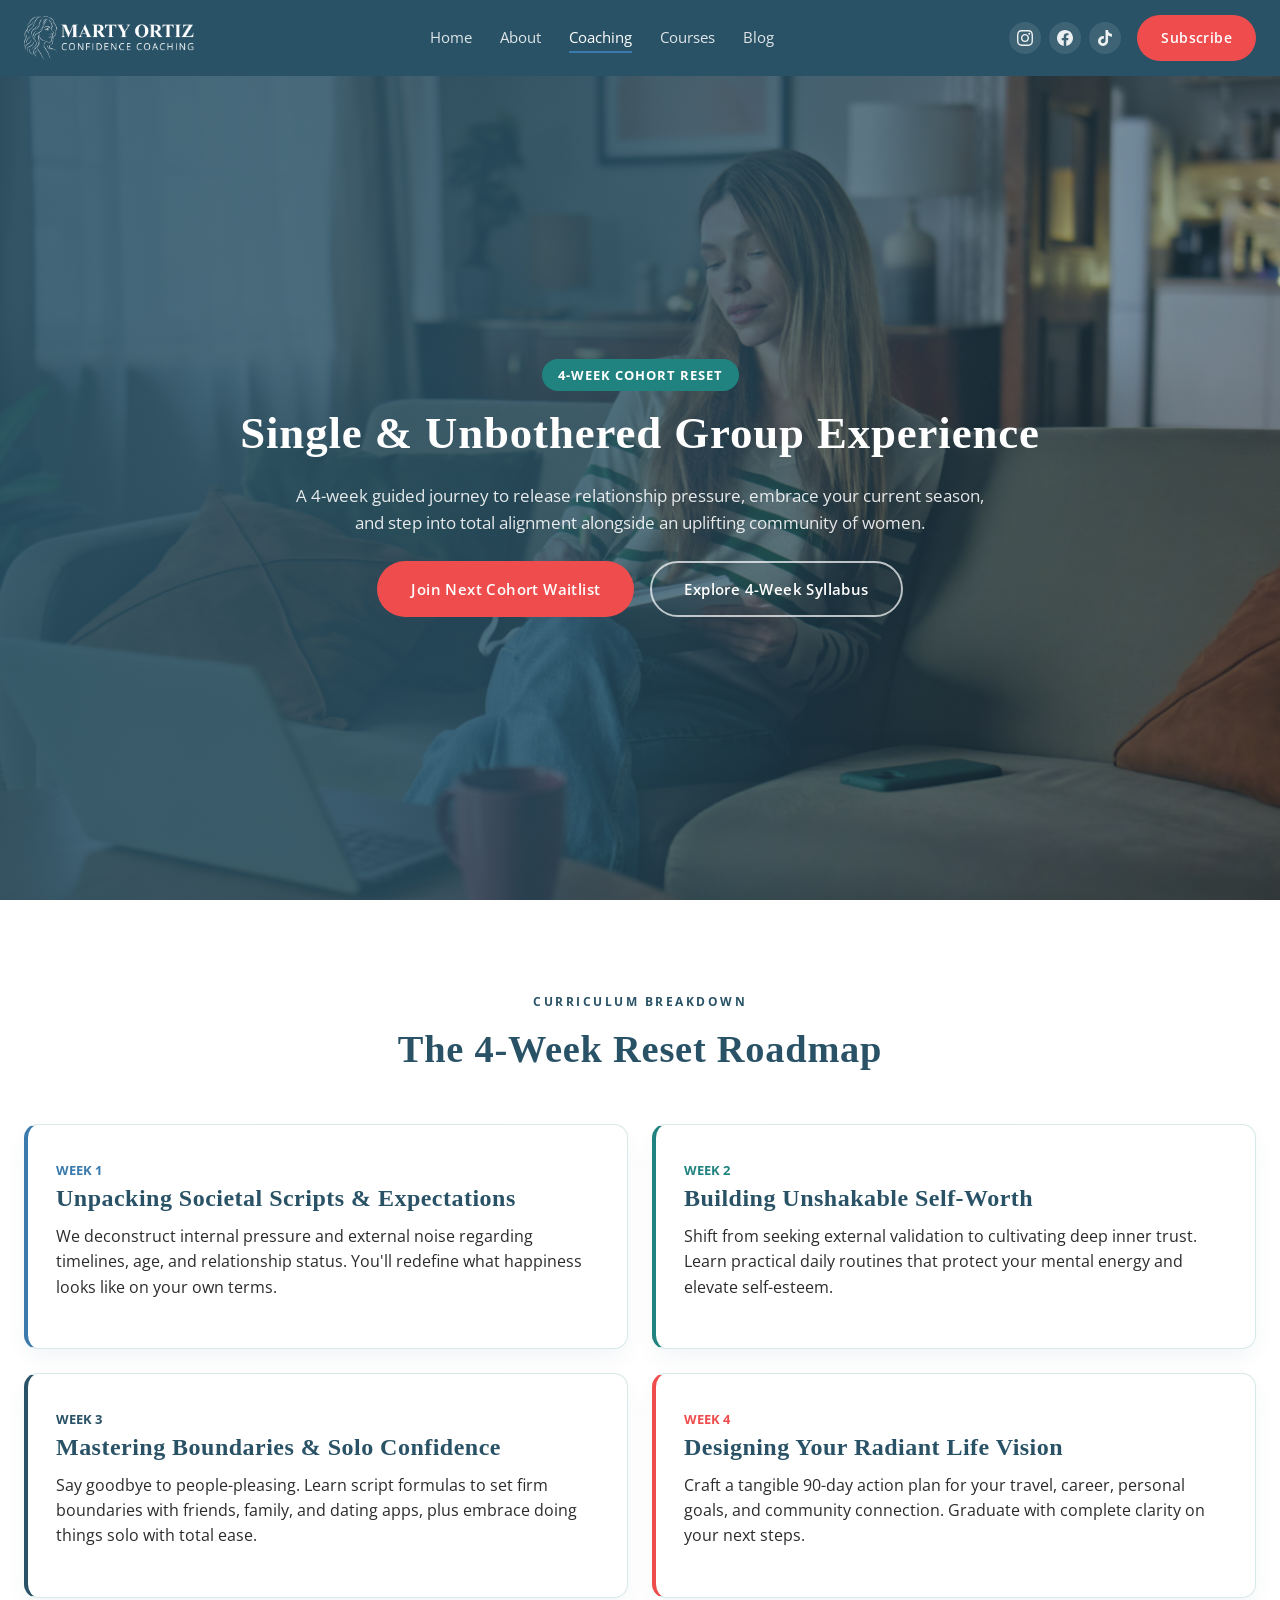
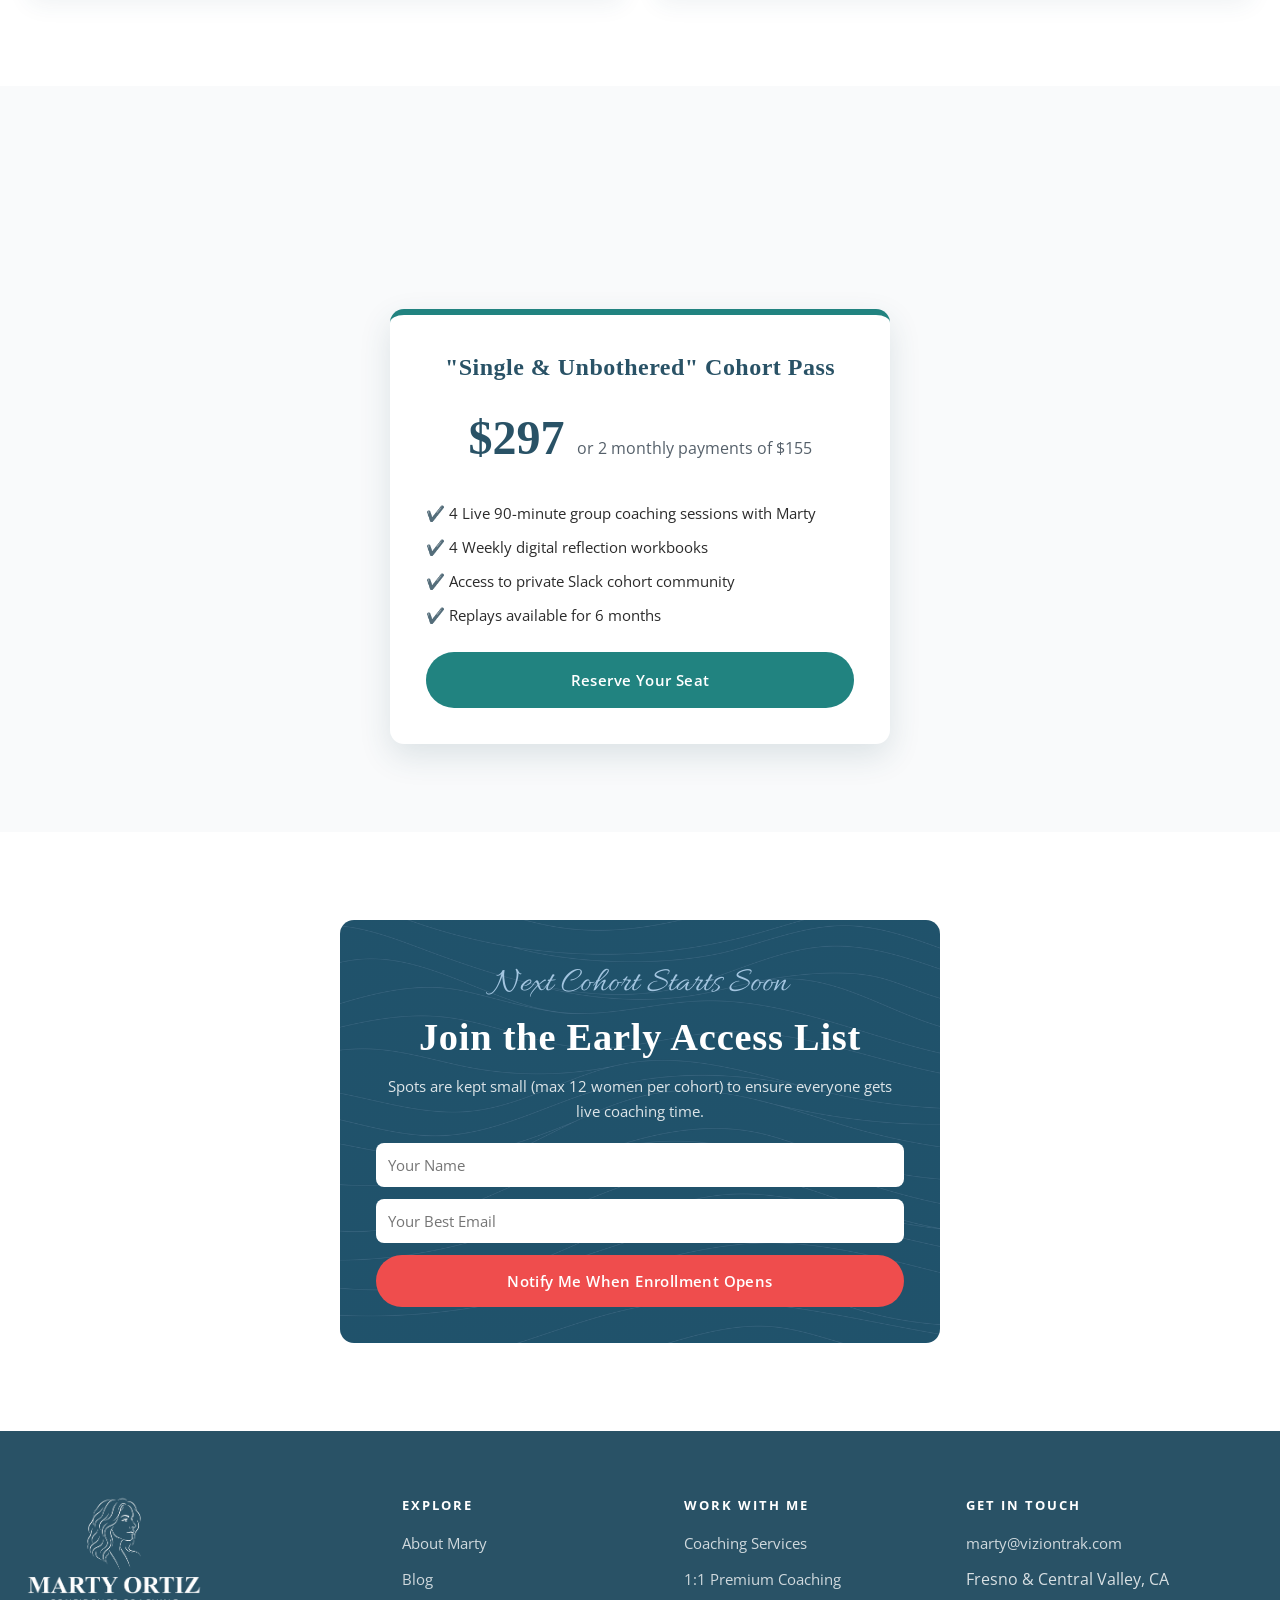
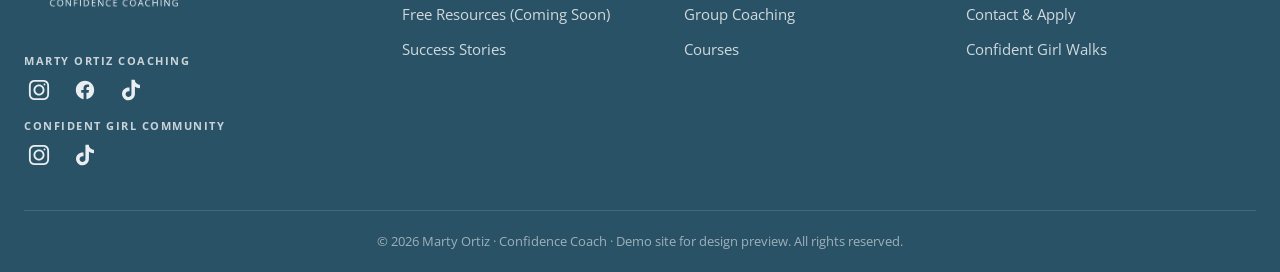
<file: demo/coaching-group.html>
﻿<!DOCTYPE html>
<html lang="en">
<head>
    <meta charset="UTF-8">
    <meta name="viewport" content="width=device-width, initial-scale=1.0">
    <link rel="icon" type="image/png" href="images/marty-ortiz-favicon.png">
    <title>Single & Unbothered Group Reset | Marty Ortiz Coaching</title>
    <meta name="description" content="Join the 4-week 'Single & Unbothered' group coaching reset with Marty Ortiz. Master singlehood, break relationship anxiety, and connect with inspiring women.">
    <link rel="preconnect" href="https://fonts.googleapis.com">
    <link rel="preconnect" href="https://fonts.gstatic.com" crossorigin>
    <link href="https://fonts.googleapis.com/css2?family=Open+Sans:wght@300;400;600;700&family=Allura&display=swap" rel="stylesheet">
    <link rel="stylesheet" href="css/styles.css">
</head>
<body>

    <!-- ============ Shared header ============ -->
    <header class="site-header" id="siteHeader">
        <div class="container header-inner">
            <a href="index.html" class="brand">
                <img src="images/marty-ortiz-logo-white-horizontal.png" alt="Marty Ortiz Confidence Coaching" class="brand-logo">
            </a>

            <nav class="main-nav" id="mainNav" aria-label="Main navigation">
                <ul>
                    <li><a href="index.html" class="nav-link">Home</a></li>
                    <li><a href="about.html" class="nav-link">About</a></li>
                    <li><a href="coaching.html" class="nav-link">Coaching</a></li>
                    <li><a href="courses.html" class="nav-link">Courses</a></li>
                    <li><a href="blog.html" class="nav-link">Blog</a></li>
                    <li class="nav-cta-mobile"><a href="index.html#newsletter" class="btn btn-primary btn-sm">Subscribe</a></li>
                </ul>
            </nav>

            <div class="header-actions">
                <div class="header-socials">
                    <a href="https://www.instagram.com/martyortizconfidencecoaching/" target="_blank" rel="noopener noreferrer" aria-label="Marty Ortiz on Instagram" class="header-social-link">
                        <svg viewBox="0 0 24 24" aria-hidden="true"><path d="M12 2.163c3.204 0 3.584.012 4.85.07 3.252.148 4.771 1.691 4.919 4.919.058 1.265.069 1.645.069 4.849 0 3.205-.012 3.584-.069 4.849-.149 3.225-1.664 4.771-4.919 4.919-1.266.058-1.644.07-4.85.07-3.204 0-3.584-.012-4.849-.07-3.26-.149-4.771-1.699-4.919-4.92-.058-1.265-.07-1.644-.07-4.849 0-3.204.013-3.583.07-4.849.149-3.227 1.664-4.771 4.919-4.919 1.266-.057 1.645-.069 4.849-.069zm0-2.163c-3.259 0-3.667.014-4.947.072-4.358.2-6.78 2.618-6.98 6.98-.059 1.281-.073 1.689-.073 4.948 0 3.259.014 3.668.072 4.948.2 4.358 2.618 6.78 6.98 6.98 1.281.058 1.689.072 4.948.072 3.259 0 3.668-.014 4.948-.072 4.354-.2 6.782-2.618 6.979-6.98.059-1.28.073-1.689.073-4.948 0-3.259-.014-3.667-.072-4.947-.196-4.354-2.617-6.78-6.979-6.98-1.281-.059-1.69-.073-4.949-.073zm0 5.838c-3.403 0-6.162 2.759-6.162 6.162s2.759 6.163 6.162 6.163 6.162-2.759 6.162-6.163c0-3.403-2.759-6.162-6.162-6.162zm0 10.162c-2.209 0-4-1.79-4-4 0-2.209 1.791-4 4-4s4 1.791 4 4c0 2.21-1.791 4-4 4zm6.406-11.845c-.796 0-1.441.645-1.441 1.44s.645 1.44 1.441 1.44c.795 0 1.439-.645 1.439-1.44s-.644-1.44-1.439-1.44z"/></svg>
                    </a>
                    <a href="https://www.facebook.com/martyortizcoaching" target="_blank" rel="noopener noreferrer" aria-label="Marty Ortiz on Facebook" class="header-social-link">
                        <svg viewBox="0 0 24 24" aria-hidden="true"><path d="M24 12.073c0-6.627-5.373-12-12-12s-12 5.373-12 12c0 5.99 4.388 10.954 10.125 11.854v-8.385H7.078v-3.47h3.047V9.43c0-3.007 1.792-4.669 4.533-4.669 1.312 0 2.686.235 2.686.235v2.953H15.83c-1.491 0-1.956.925-1.956 1.874v2.25h3.328l-.532 3.47h-2.796v8.385C19.612 23.027 24 18.062 24 12.073z"/></svg>
                    </a>
                    <a href="https://www.tiktok.com/@martyortizcoaching" target="_blank" rel="noopener noreferrer" aria-label="Marty Ortiz on TikTok" class="header-social-link">
                        <svg viewBox="0 0 24 24" aria-hidden="true"><path d="M12.525.02c1.31-.02 2.61-.01 3.91-.02.08 1.53.63 3.09 1.75 4.17 1.12 1.11 2.7 1.62 4.24 1.79v4.03c-1.44-.05-2.89-.35-4.2-.97-.57-.26-1.1-.59-1.62-1.01-.01 2.92.01 5.84-.02 8.75-.08 1.4-.54 2.79-1.35 3.94-1.31 1.92-3.58 3.17-5.91 3.21-1.43.08-2.86-.31-4.08-1.03-2.02-1.19-3.44-3.37-3.65-5.71-.02-.5-.03-1-.01-1.49.18-1.9 1.12-3.72 2.58-4.96 1.66-1.44 3.98-2.13 6.15-1.72.02 1.48-.04 2.96-.04 4.44-.99-.32-2.15-.23-3.02.37-.63.41-1.11 1.04-1.36 1.75-.21.51-.24 1.07-.14 1.61.24 1.64 1.82 2.89 3.5 2.79 1.4-.04 2.68-.89 3.19-2.18.25-.56.34-1.18.33-1.8V.02h-.19z"/></svg>
                    </a>
                </div>
                <a href="index.html#newsletter" class="btn btn-primary btn-nav">Subscribe</a>
                <button class="nav-toggle" id="navToggle" aria-label="Toggle navigation menu" aria-expanded="false" aria-controls="mainNav">
                    <span></span><span></span><span></span>
                </button>
            </div>
        </div>
    </header>

    <main>
        <!-- HERO -->
        <section class="hero hero--group text-center">
            <div class="container">
                <div class="hero-inner">
                    <span class="badge" style="background:var(--accent-teal); color:white; font-size:0.8rem; font-weight:700; text-transform:uppercase; letter-spacing:1px; padding:6px 16px; border-radius:20px; margin-bottom:12px; display:inline-block;">4-Week Cohort Reset</span>
                    <h1>Single &amp; Unbothered Group Experience</h1>
                    <p class="lead" style="max-width:700px; margin:0 auto 1.5rem;">A 4-week guided journey to release relationship pressure, embrace your current season, and step into total alignment alongside an uplifting community of women.</p>
                    <div style="display:flex; justify-content:center; gap:16px; flex-wrap:wrap;">
                        <a href="#cohort-form" class="btn btn-accent">Join Next Cohort Waitlist</a>
                        <a href="#syllabus" class="btn btn-ghost">Explore 4-Week Syllabus</a>
                    </div>
                </div>
            </div>
        </section>

        <!-- SYLLABUS SECTION -->
        <section class="section" id="syllabus">
            <div class="container">
                <div class="section-title text-center reveal">
                    <span class="eyebrow">Curriculum Breakdown</span>
                    <h2>The 4-Week Reset Roadmap</h2>
                </div>

                <div class="grid grid-2" style="gap:24px;">
                    <div class="card reveal" style="border-left: 4px solid var(--brand-primary-blue);">
                        <span style="color:var(--brand-primary-blue); font-weight:700; text-transform:uppercase; font-size:0.8rem;">Week 1</span>
                        <h3>Unpacking Societal Scripts & Expectations</h3>
                        <p>We deconstruct internal pressure and external noise regarding timelines, age, and relationship status. You'll redefine what happiness looks like on your own terms.</p>
                    </div>

                    <div class="card reveal" style="border-left: 4px solid var(--accent-teal);">
                        <span style="color:var(--accent-teal); font-weight:700; text-transform:uppercase; font-size:0.8rem;">Week 2</span>
                        <h3>Building Unshakable Self-Worth</h3>
                        <p>Shift from seeking external validation to cultivating deep inner trust. Learn practical daily routines that protect your mental energy and elevate self-esteem.</p>
                    </div>

                    <div class="card reveal" style="border-left: 4px solid var(--brand-dark-navy);">
                        <span style="color:var(--brand-dark-navy); font-weight:700; text-transform:uppercase; font-size:0.8rem;">Week 3</span>
                        <h3>Mastering Boundaries & Solo Confidence</h3>
                        <p>Say goodbye to people-pleasing. Learn script formulas to set firm boundaries with friends, family, and dating apps, plus embrace doing things solo with total ease.</p>
                    </div>

                    <div class="card reveal" style="border-left: 4px solid var(--accent);">
                        <span style="color:var(--accent); font-weight:700; text-transform:uppercase; font-size:0.8rem;">Week 4</span>
                        <h3>Designing Your Radiant Life Vision</h3>
                        <p>Craft a tangible 90-day action plan for your travel, career, personal goals, and community connection. Graduate with complete clarity on your next steps.</p>
                    </div>
                </div>
            </div>
        </section>

        <!-- PAYMENT & INVESTMENT -->
        <section class="section bg-offwhite">
            <div class="container">
                <div class="section-title text-center reveal">
                    <span class="eyebrow">Accessible Investment</span>
                    <h2>Simple, Transparent Pricing</h2>
                </div>

                <div style="max-width:500px; margin:0 auto; background:white; border-radius:var(--radius); box-shadow:var(--shadow-md); padding:36px; text-align:center; border-top:6px solid var(--accent-teal);">
                    <h3>"Single & Unbothered" Cohort Pass</h3>
                    <div style="font-size:3rem; font-family:var(--font-heading); font-weight:bold; color:var(--primary-dark); margin:15px 0 5px;">
                        $297 <span style="font-size:1rem; font-family:var(--font-body); font-weight:normal; color:var(--text-light);">or 2 monthly payments of $155</span>
                    </div>
                    <ul style="text-align:left; margin:24px 0; font-size:0.95rem;">
                        <li style="margin-bottom:10px;">✔️ 4 Live 90-minute group coaching sessions with Marty</li>
                        <li style="margin-bottom:10px;">✔️ 4 Weekly digital reflection workbooks</li>
                        <li style="margin-bottom:10px;">✔️ Access to private Slack cohort community</li>
                        <li style="margin-bottom:10px;">✔️ Replays available for 6 months</li>
                    </ul>
                    <a href="#cohort-form" class="btn btn-teal" style="width:100%; text-align:center;">Reserve Your Seat</a>
                </div>
            </div>
        </section>

        <!-- COHORT WAITLIST FORM -->
        <section class="section" id="cohort-form">
            <div class="container">
                <div style="max-width:600px; margin:0 auto; background-color:var(--brand-dark-navy); background-image:linear-gradient(rgba(41,82,102,0.78), rgba(41,82,102,0.78)), url('images/navy-texture-bg.jpg'); background-size:cover; background-position:center; color:white; padding:36px; border-radius:var(--radius); text-align:center;">
                    <span class="accent-script" style="font-size:2.2rem; color:#a3c5e0;">Next Cohort Starts Soon</span>
                    <h2 style="color:white; margin-bottom:10px;">Join the Early Access List</h2>
                    <p style="color:rgba(255,255,255,0.85); font-size:0.95rem; margin-bottom:20px;">Spots are kept small (max 12 women per cohort) to ensure everyone gets live coaching time.</p>
                    
                    <form data-optin style="display:flex; flex-direction:column; gap:12px;">
                        <input type="text" placeholder="Your Name" required class="form-control" style="padding:12px; border-radius:8px; border:none;">
                        <input type="email" placeholder="Your Best Email" required class="form-control" style="padding:12px; border-radius:8px; border:none;">
                        <button type="submit" class="btn btn-accent" style="width:100%;">Notify Me When Enrollment Opens</button>
                    </form>
                    <div class="form-success" style="display:none; color:#a8d8d0; font-weight:bold; margin-top:15px;">
                        ✨ You're on the list! We will notify you first when the next cohort opens.
                    </div>
                </div>
            </div>
        </section>
    </main>

    <!-- ============ Shared footer (identical markup on every page) ============ -->
    <footer class="site-footer">
        <div class="container">
            <div class="footer-grid">
                <div>
                    <a href="index.html" class="footer-brand">
                        <img src="images/marty-ortiz-logo-white-vertical.png" alt="Marty Ortiz Confidence Coaching" class="footer-brand-logo">
                    </a>
                    <div class="footer-socials">
                        <div class="footer-social-group">
                            <span class="footer-social-title">Marty Ortiz Coaching</span>
                            <div class="footer-social-icons">
                                <a href="https://www.instagram.com/martyortizconfidencecoaching/" target="_blank" rel="noopener noreferrer" aria-label="Marty Ortiz on Instagram" class="footer-social-icon">
                                    <svg viewBox="0 0 24 24" aria-hidden="true"><path fill-rule="evenodd" clip-rule="evenodd" d="M12 18C15.3137 18 18 15.3137 18 12C18 8.68629 15.3137 6 12 6C8.68629 6 6 8.68629 6 12C6 15.3137 8.68629 18 12 18ZM12 16C14.2091 16 16 14.2091 16 12C16 9.79086 14.2091 8 12 8C9.79086 8 8 9.79086 8 12C8 14.2091 9.79086 16 12 16Z"/><path d="M18 5C17.4477 5 17 5.44772 17 6C17 6.55228 17.4477 7 18 7C18.5523 7 19 6.55228 19 6C19 5.44772 18.5523 5 18 5Z"/><path fill-rule="evenodd" clip-rule="evenodd" d="M1.65396 4.27606C1 5.55953 1 7.23969 1 10.6V13.4C1 16.7603 1 18.4405 1.65396 19.7239C2.2292 20.8529 3.14708 21.7708 4.27606 22.346C5.55953 23 7.23969 23 10.6 23H13.4C16.7603 23 18.4405 23 19.7239 22.346C20.8529 21.7708 21.7708 20.8529 22.346 19.7239C23 18.4405 23 16.7603 23 13.4V10.6C23 7.23969 23 5.55953 22.346 4.27606C21.7708 3.14708 20.8529 2.2292 19.7239 1.65396C18.4405 1 16.7603 1 13.4 1H10.6C7.23969 1 5.55953 1 4.27606 1.65396C3.14708 2.2292 2.2292 3.14708 1.65396 4.27606ZM13.4 3H10.6C8.88684 3 7.72225 3.00156 6.82208 3.0751C5.94524 3.14674 5.49684 3.27659 5.18404 3.43597C4.43139 3.81947 3.81947 4.43139 3.43597 5.18404C3.27659 5.49684 3.14674 5.94524 3.0751 6.82208C3.00156 7.72225 3 8.88684 3 10.6V13.4C3 15.1132 3.00156 16.2777 3.0751 17.1779C3.14674 18.0548 3.27659 18.5032 3.43597 18.816C3.81947 19.5686 4.43139 20.1805 5.18404 20.564C5.49684 20.7234 5.94524 20.8533 6.82208 20.9249C7.72225 20.9984 8.88684 21 10.6 21H13.4C15.1132 21 16.2777 20.9984 17.1779 20.9249C18.0548 20.8533 18.5032 20.7234 18.816 20.564C19.5686 20.1805 20.1805 19.5686 20.564 18.816C20.7234 18.5032 20.8533 18.0548 20.9249 17.1779C20.9984 16.2777 21 15.1132 21 13.4V10.6C21 8.88684 20.9984 7.72225 20.9249 6.82208C20.8533 5.94524 20.7234 5.49684 20.564 5.18404C20.1805 4.43139 19.5686 3.81947 18.816 3.43597C18.5032 3.27659 18.0548 3.14674 17.1779 3.0751C16.2777 3.00156 15.1132 3 13.4 3Z"/></svg>
                                </a>
                                <a href="https://www.facebook.com/martyortizcoaching" target="_blank" rel="noopener noreferrer" aria-label="Marty Ortiz on Facebook" class="footer-social-icon">
                                    <svg viewBox="0 0 24 24" aria-hidden="true"><path d="M12 2.03998C6.5 2.03998 2 6.52998 2 12.06C2 17.06 5.66 21.21 10.44 21.96V14.96H7.9V12.06H10.44V9.84998C10.44 7.33998 11.93 5.95998 14.22 5.95998C15.31 5.95998 16.45 6.14998 16.45 6.14998V8.61998H15.19C13.95 8.61998 13.56 9.38998 13.56 10.18V12.06H16.34L15.89 14.96H13.56V21.96C15.9164 21.5878 18.0622 20.3855 19.6099 18.57C21.1576 16.7546 22.0054 14.4456 22 12.06C22 6.52998 17.5 2.03998 12 2.03998Z"/></svg>
                                </a>
                                <a href="https://www.tiktok.com/@martyortizcoaching" target="_blank" rel="noopener noreferrer" aria-label="Marty Ortiz on TikTok" class="footer-social-icon">
                                    <svg viewBox="0 0 32 32" aria-hidden="true"><path d="M16.656 1.029c1.637-0.025 3.262-0.012 4.886-0.025 0.054 2.031 0.878 3.859 2.189 5.213l-0.002-0.002c1.411 1.271 3.247 2.095 5.271 2.235l0.028 0.002v5.036c-1.912-0.048-3.71-0.489-5.331-1.247l0.082 0.034c-0.784-0.377-1.447-0.764-2.077-1.196l0.052 0.034c-0.012 3.649 0.012 7.298-0.025 10.934-0.103 1.853-0.719 3.543-1.707 4.954l0.020-0.031c-1.652 2.366-4.328 3.919-7.371 4.011l-0.014 0c-0.123 0.006-0.268 0.009-0.414 0.009-1.73 0-3.347-0.482-4.725-1.319l0.040 0.023c-2.508-1.509-4.238-4.091-4.558-7.094l-0.004-0.041c-0.025-0.625-0.037-1.25-0.012-1.862 0.49-4.779 4.494-8.476 9.361-8.476 0.547 0 1.083 0.047 1.604 0.136l-0.056-0.008c0.025 1.849-0.050 3.699-0.050 5.548-0.423-0.153-0.911-0.242-1.42-0.242-1.868 0-3.457 1.194-4.045 2.861l-0.009 0.030c-0.133 0.427-0.21 0.918-0.21 1.426 0 0.206 0.013 0.41 0.037 0.61l-0.002-0.024c0.332 2.046 2.086 3.59 4.201 3.59 0.061 0 0.121-0.001 0.181-0.004l-0.009 0c1.463-0.044 2.733-0.831 3.451-1.994l0.010-0.018c0.267-0.372 0.45-0.822 0.511-1.311l0.001-0.014c0.125-2.237 0.075-4.461 0.087-6.698 0.012-5.036-0.012-10.060 0.025-15.083z"/></svg>
                                </a>
                            </div>
                        </div>
                        <div class="footer-social-group">
                            <span class="footer-social-title">Confident Girl Community</span>
                            <div class="footer-social-icons">
                                <a href="https://www.instagram.com/confidentgirlwalks/" target="_blank" rel="noopener noreferrer" aria-label="Confident Girl Walks on Instagram" class="footer-social-icon">
                                    <svg viewBox="0 0 24 24" aria-hidden="true"><path fill-rule="evenodd" clip-rule="evenodd" d="M12 18C15.3137 18 18 15.3137 18 12C18 8.68629 15.3137 6 12 6C8.68629 6 6 8.68629 6 12C6 15.3137 8.68629 18 12 18ZM12 16C14.2091 16 16 14.2091 16 12C16 9.79086 14.2091 8 12 8C9.79086 8 8 9.79086 8 12C8 14.2091 9.79086 16 12 16Z"/><path d="M18 5C17.4477 5 17 5.44772 17 6C17 6.55228 17.4477 7 18 7C18.5523 7 19 6.55228 19 6C19 5.44772 18.5523 5 18 5Z"/><path fill-rule="evenodd" clip-rule="evenodd" d="M1.65396 4.27606C1 5.55953 1 7.23969 1 10.6V13.4C1 16.7603 1 18.4405 1.65396 19.7239C2.2292 20.8529 3.14708 21.7708 4.27606 22.346C5.55953 23 7.23969 23 10.6 23H13.4C16.7603 23 18.4405 23 19.7239 22.346C20.8529 21.7708 21.7708 20.8529 22.346 19.7239C23 18.4405 23 16.7603 23 13.4V10.6C23 7.23969 23 5.55953 22.346 4.27606C21.7708 3.14708 20.8529 2.2292 19.7239 1.65396C18.4405 1 16.7603 1 13.4 1H10.6C7.23969 1 5.55953 1 4.27606 1.65396C3.14708 2.2292 2.2292 3.14708 1.65396 4.27606ZM13.4 3H10.6C8.88684 3 7.72225 3.00156 6.82208 3.0751C5.94524 3.14674 5.49684 3.27659 5.18404 3.43597C4.43139 3.81947 3.81947 4.43139 3.43597 5.18404C3.27659 5.49684 3.14674 5.94524 3.0751 6.82208C3.00156 7.72225 3 8.88684 3 10.6V13.4C3 15.1132 3.00156 16.2777 3.0751 17.1779C3.14674 18.0548 3.27659 18.5032 3.43597 18.816C3.81947 19.5686 4.43139 20.1805 5.18404 20.564C5.49684 20.7234 5.94524 20.8533 6.82208 20.9249C7.72225 20.9984 8.88684 21 10.6 21H13.4C15.1132 21 16.2777 20.9984 17.1779 20.9249C18.0548 20.8533 18.5032 20.7234 18.816 20.564C19.5686 20.1805 20.1805 19.5686 20.564 18.816C20.7234 18.5032 20.8533 18.0548 20.9249 17.1779C20.9984 16.2777 21 15.1132 21 13.4V10.6C21 8.88684 20.9984 7.72225 20.9249 6.82208C20.8533 5.94524 20.7234 5.49684 20.564 5.18404C20.1805 4.43139 19.5686 3.81947 18.816 3.43597C18.5032 3.27659 18.0548 3.14674 17.1779 3.0751C16.2777 3.00156 15.1132 3 13.4 3Z"/></svg>
                                </a>
                                <a href="https://www.tiktok.com/@confidentgirlwalks" target="_blank" rel="noopener noreferrer" aria-label="Confident Girl Walks on TikTok" class="footer-social-icon">
                                    <svg viewBox="0 0 32 32" aria-hidden="true"><path d="M16.656 1.029c1.637-0.025 3.262-0.012 4.886-0.025 0.054 2.031 0.878 3.859 2.189 5.213l-0.002-0.002c1.411 1.271 3.247 2.095 5.271 2.235l0.028 0.002v5.036c-1.912-0.048-3.71-0.489-5.331-1.247l0.082 0.034c-0.784-0.377-1.447-0.764-2.077-1.196l0.052 0.034c-0.012 3.649 0.012 7.298-0.025 10.934-0.103 1.853-0.719 3.543-1.707 4.954l0.020-0.031c-1.652 2.366-4.328 3.919-7.371 4.011l-0.014 0c-0.123 0.006-0.268 0.009-0.414 0.009-1.73 0-3.347-0.482-4.725-1.319l0.040 0.023c-2.508-1.509-4.238-4.091-4.558-7.094l-0.004-0.041c-0.025-0.625-0.037-1.25-0.012-1.862 0.49-4.779 4.494-8.476 9.361-8.476 0.547 0 1.083 0.047 1.604 0.136l-0.056-0.008c0.025 1.849-0.050 3.699-0.050 5.548-0.423-0.153-0.911-0.242-1.42-0.242-1.868 0-3.457 1.194-4.045 2.861l-0.009 0.030c-0.133 0.427-0.21 0.918-0.21 1.426 0 0.206 0.013 0.41 0.037 0.61l-0.002-0.024c0.332 2.046 2.086 3.59 4.201 3.59 0.061 0 0.121-0.001 0.181-0.004l-0.009 0c1.463-0.044 2.733-0.831 3.451-1.994l0.010-0.018c0.267-0.372 0.45-0.822 0.511-1.311l0.001-0.014c0.125-2.237 0.075-4.461 0.087-6.698 0.012-5.036-0.012-10.060 0.025-15.083z"/></svg>
                                </a>
                            </div>
                        </div>
                    </div>
                </div>
                <div>
                    <div class="footer-heading">Explore</div>
                    <ul class="footer-links">
                        <li><a href="about.html">About Marty</a></li>
                        <li><a href="blog.html">Blog</a></li>
                        <li><a href="resources.html">Free Resources <span aria-hidden="true">(Coming Soon)</span></a></li>
                        <li><a href="success-stories.html">Success Stories</a></li>
                    </ul>
                </div>
                <div>
                    <div class="footer-heading">Work With Me</div>
                    <ul class="footer-links">
                        <li><a href="coaching.html">Coaching Services</a></li>
                        <li><a href="coaching-1on1.html">1:1 Premium Coaching</a></li>
                        <li><a href="coaching-group.html">Group Coaching</a></li>
                        <li><a href="courses.html">Courses</a></li>
                    </ul>
                </div>
                <div>
                    <div class="footer-heading">Get In Touch</div>
                    <ul class="footer-links">
                        <li><a href="mailto:marty@viziontrak.com">marty@viziontrak.com</a></li>
                        <li>Fresno &amp; Central Valley, CA</li>
                        <li><a href="contact.html">Contact &amp; Apply</a></li>
                        <li><a href="confident-girl-walks.html">Confident Girl Walks</a></li>
                    </ul>
                </div>
            </div>
            <div class="footer-bottom">
                &copy; <span class="js-year">2026</span> Marty Ortiz &middot; Confidence Coach &middot; Demo site for design preview. All rights reserved.
            </div>
        </div>
    </footer>

    <script src="js/main.js"></script>
</body>
</html>
</file>
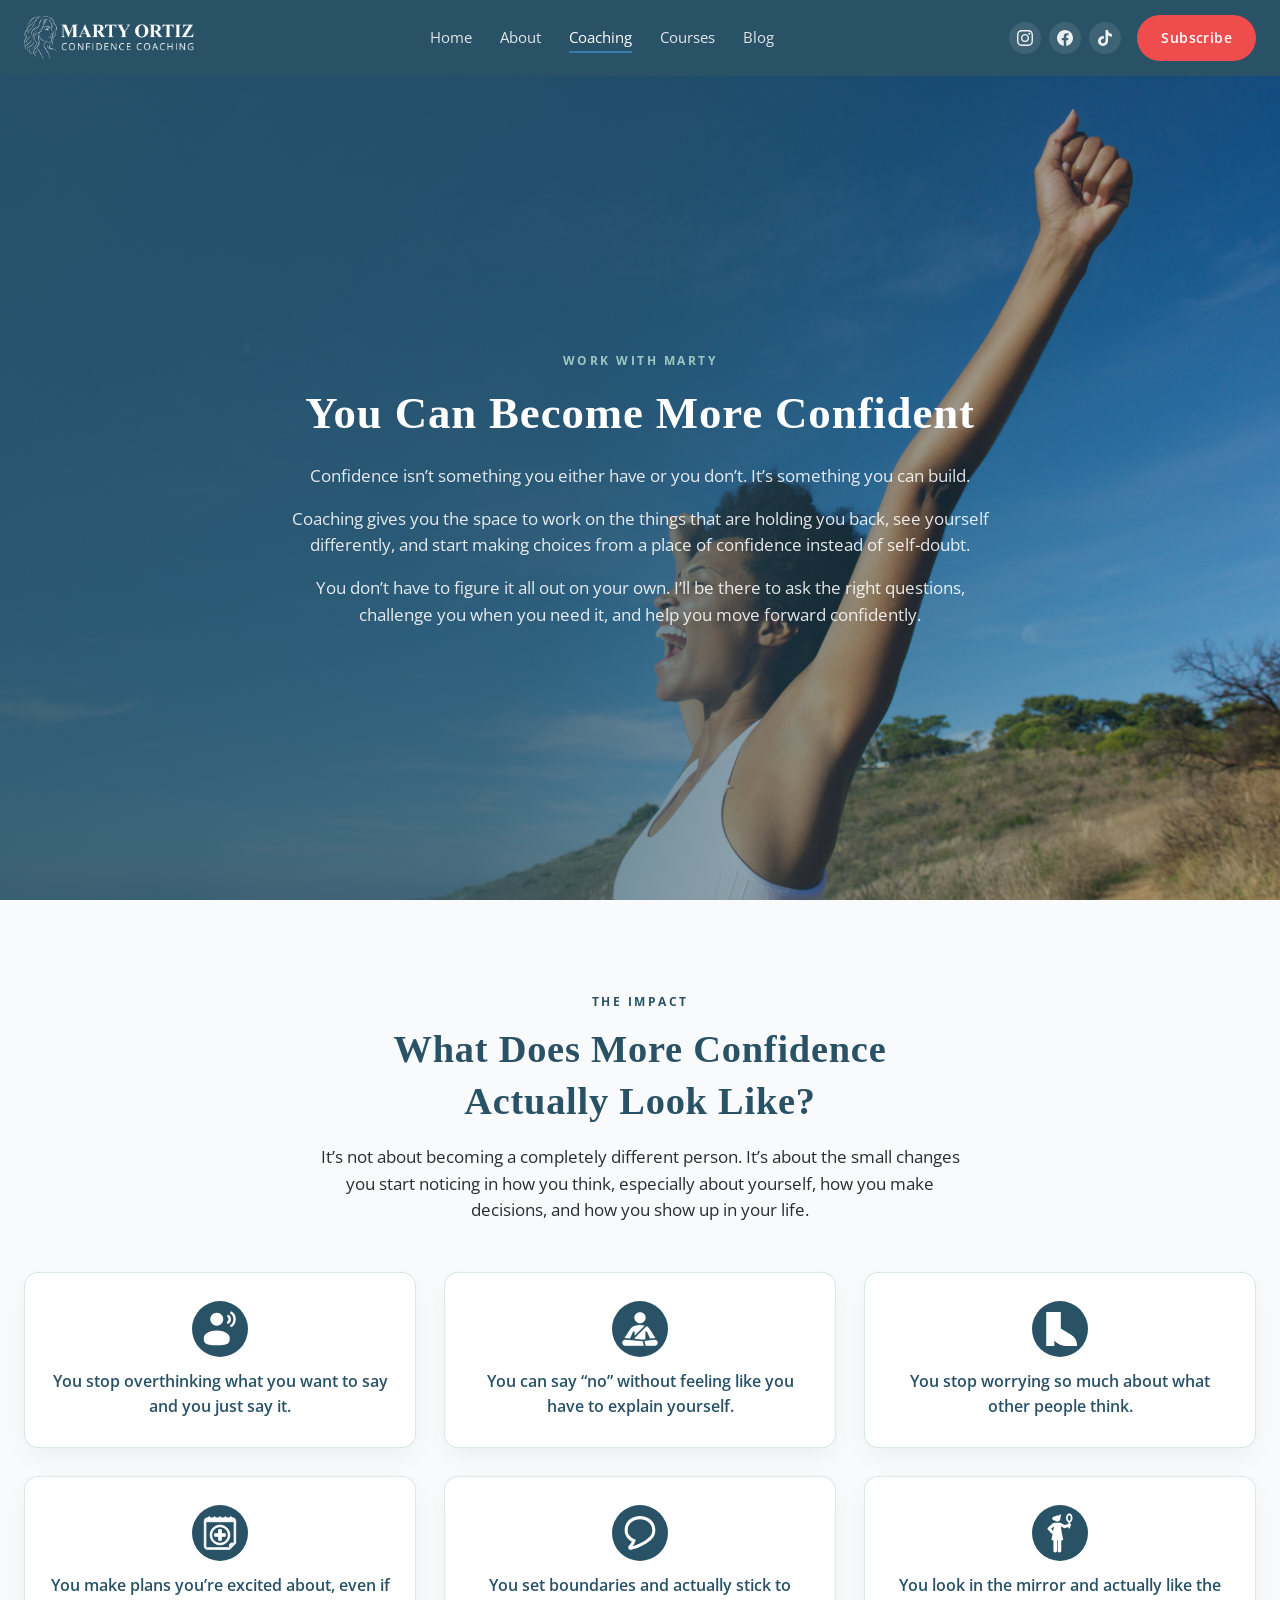
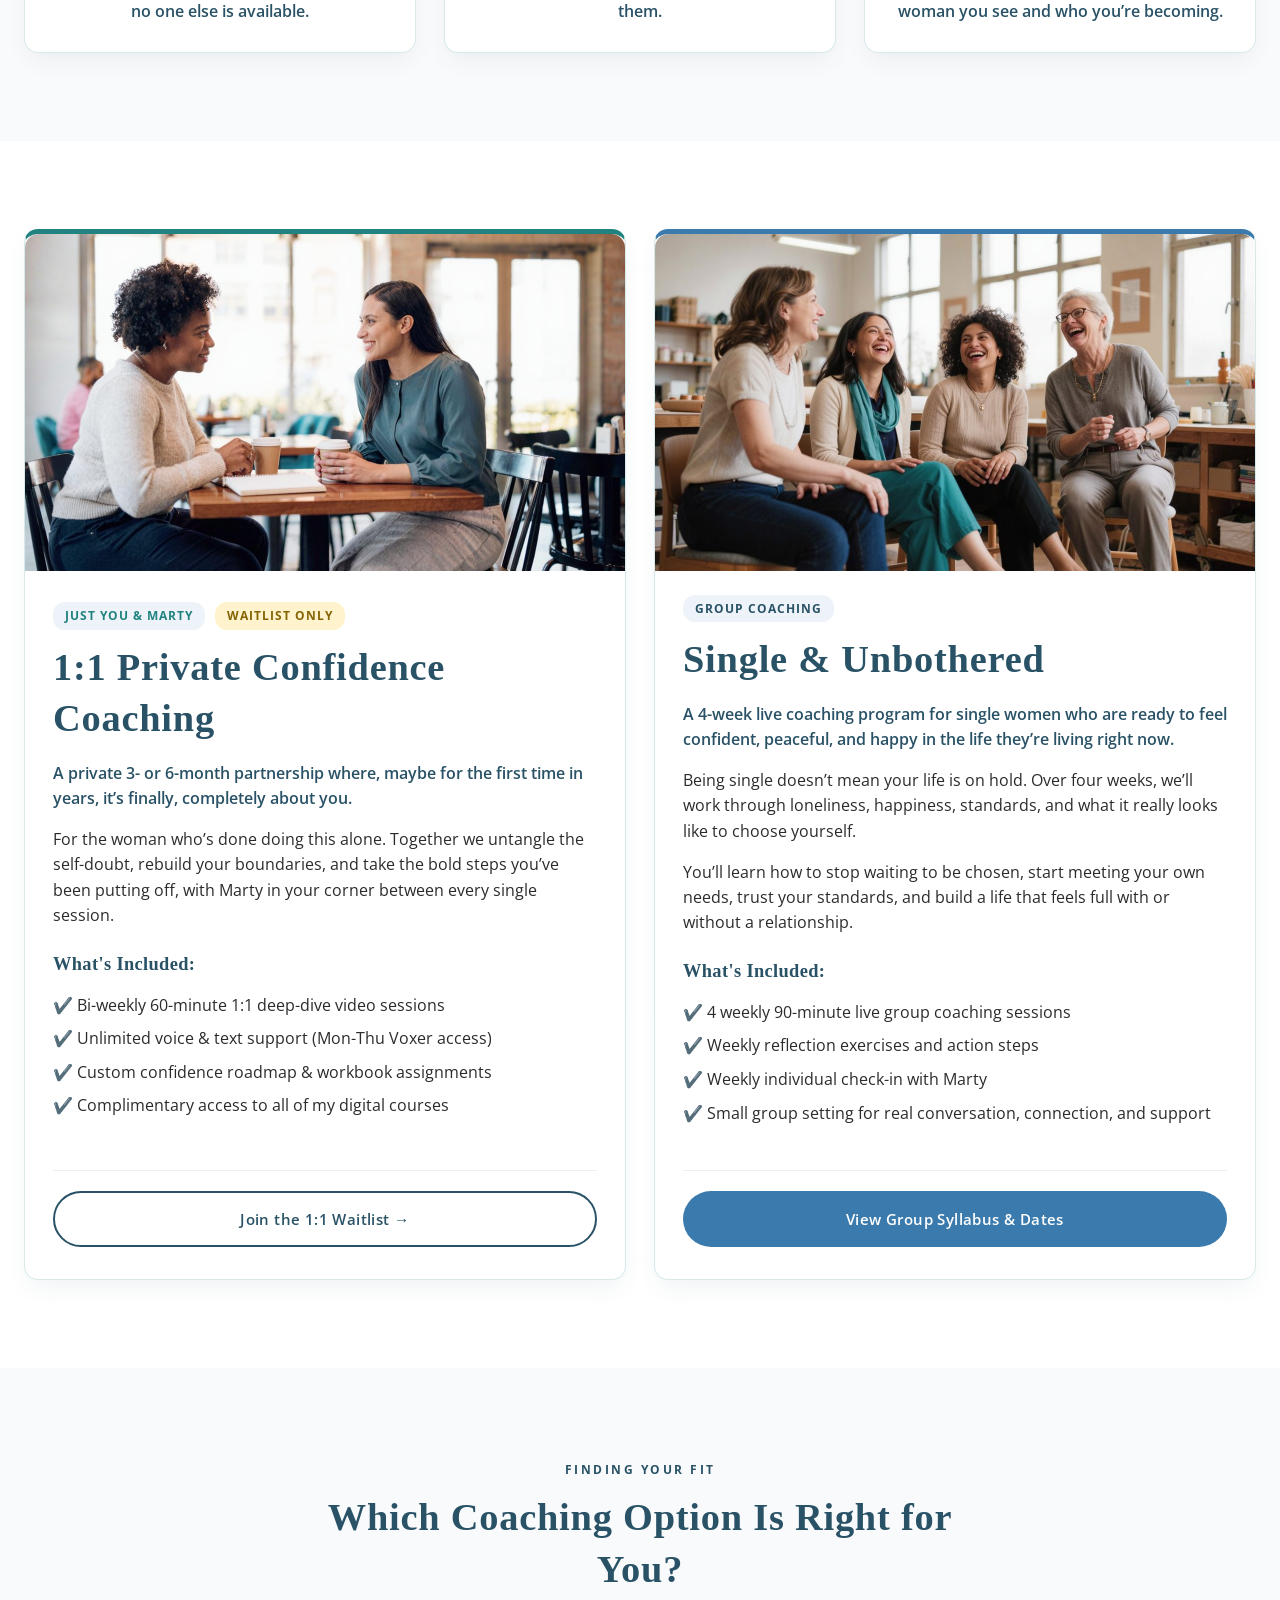
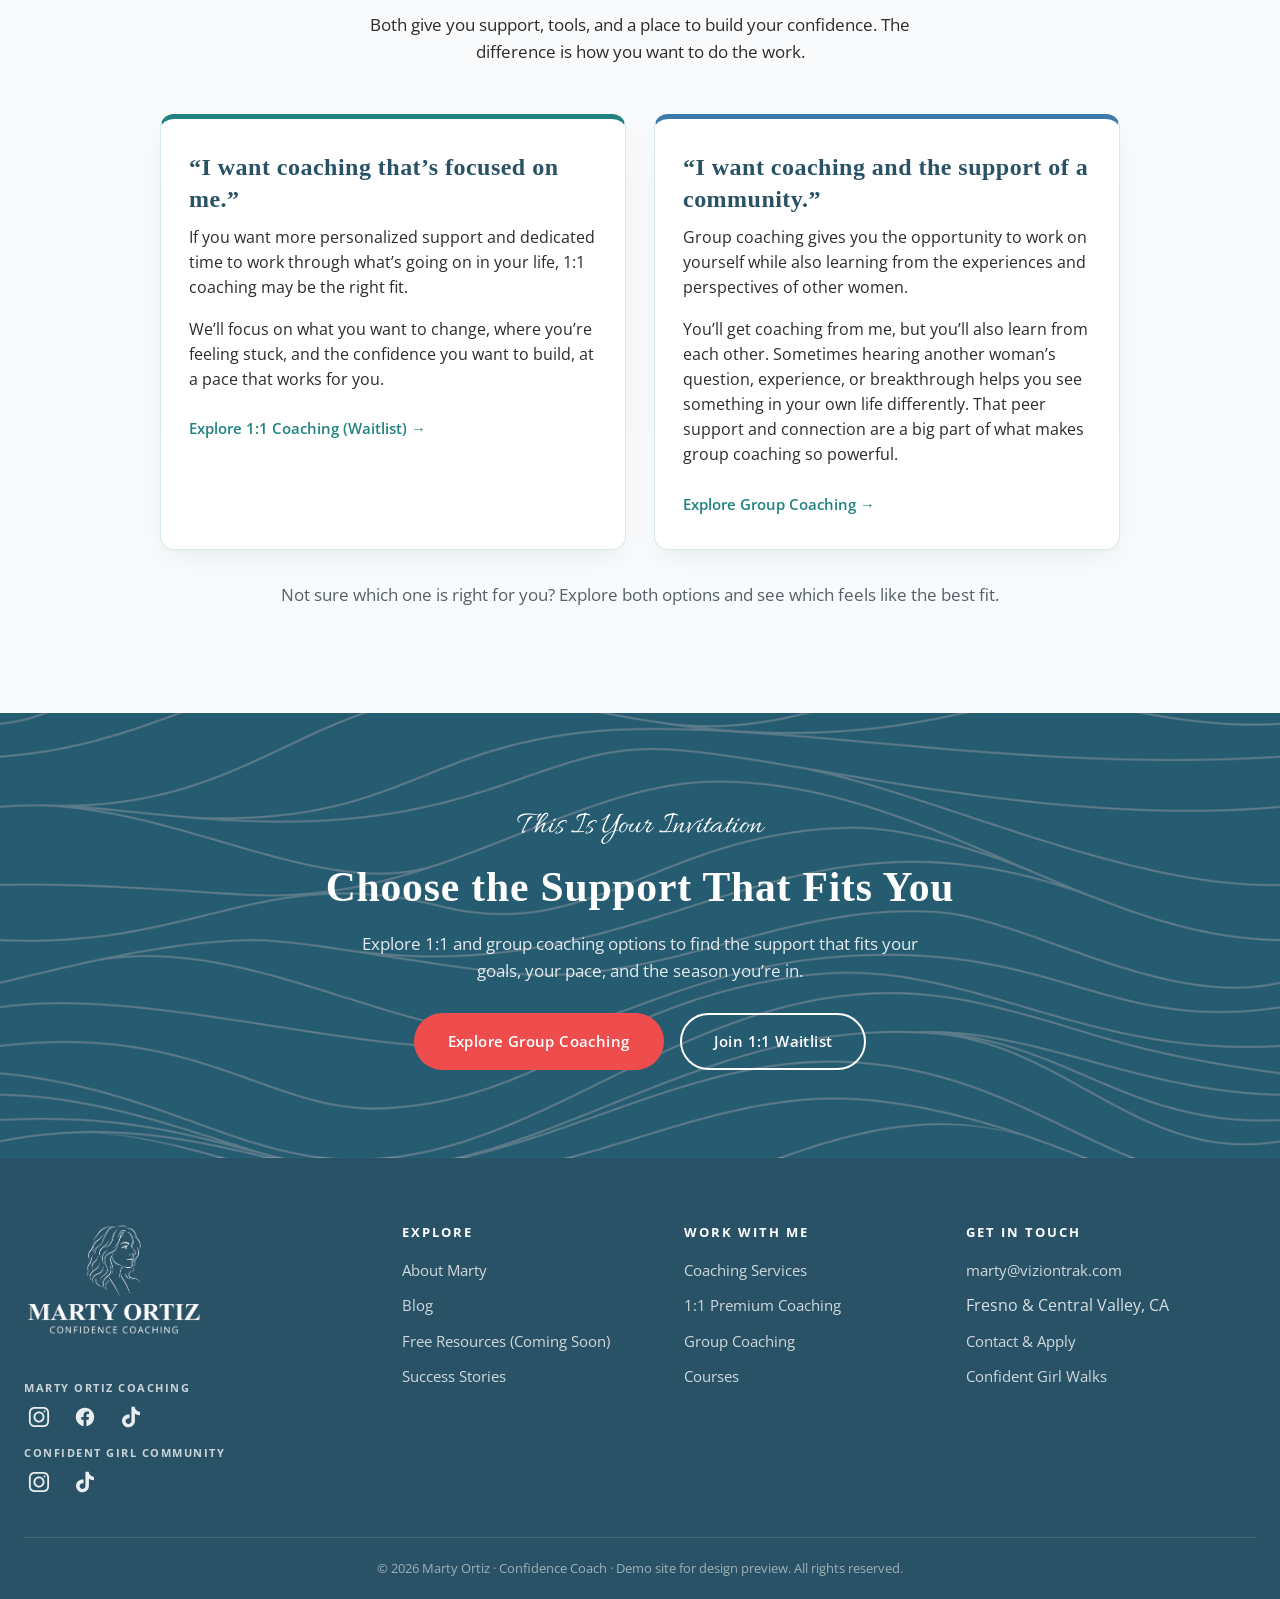
<file: demo/coaching.html>
<!DOCTYPE html>
<html lang="en">
<head>
    <meta charset="UTF-8">
    <meta name="viewport" content="width=device-width, initial-scale=1.0">
    <link rel="icon" type="image/png" href="images/marty-ortiz-favicon.png">
    <title>Coaching Programs | Marty Ortiz Confidence Coaching | Confidence Coach</title>
    <meta name="description" content="Work with confidence coach Marty Ortiz, CPCC. 1:1 and group coaching that helps women feel at home in their own skin again, grounded, free, and unapologetically themselves.">
    <link rel="preconnect" href="https://fonts.googleapis.com">
    <link rel="preconnect" href="https://fonts.gstatic.com" crossorigin>
    <link href="https://fonts.googleapis.com/css2?family=Open+Sans:wght@300;400;600;700&family=Allura&display=swap" rel="stylesheet">
    <link rel="stylesheet" href="css/styles.css">
</head>
<body>

    <!-- ============ Shared header (identical markup on every page) ============ -->
    <header class="site-header" id="siteHeader">
        <div class="container header-inner">
            <a href="index.html" class="brand">
                <img src="images/marty-ortiz-logo-white-horizontal.png" alt="Marty Ortiz Confidence Coaching" class="brand-logo">
            </a>

            <nav class="main-nav" id="mainNav" aria-label="Main navigation">
                <ul>
                    <li><a href="index.html" class="nav-link">Home</a></li>
                    <li><a href="about.html" class="nav-link">About</a></li>
                    <li><a href="coaching.html" class="nav-link">Coaching</a></li>
                    <li><a href="courses.html" class="nav-link">Courses</a></li>
                    <li><a href="blog.html" class="nav-link">Blog</a></li>
                    <li class="nav-cta-mobile"><a href="index.html#newsletter" class="btn btn-primary btn-sm">Subscribe</a></li>
                </ul>
            </nav>

            <div class="header-actions">
                <div class="header-socials">
                    <a href="https://www.instagram.com/martyortizconfidencecoaching/" target="_blank" rel="noopener noreferrer" aria-label="Marty Ortiz on Instagram" class="header-social-link">
                        <svg viewBox="0 0 24 24" aria-hidden="true"><path d="M12 2.163c3.204 0 3.584.012 4.85.07 3.252.148 4.771 1.691 4.919 4.919.058 1.265.069 1.645.069 4.849 0 3.205-.012 3.584-.069 4.849-.149 3.225-1.664 4.771-4.919 4.919-1.266.058-1.644.07-4.85.07-3.204 0-3.584-.012-4.849-.07-3.26-.149-4.771-1.699-4.919-4.92-.058-1.265-.07-1.644-.07-4.849 0-3.204.013-3.583.07-4.849.149-3.227 1.664-4.771 4.919-4.919 1.266-.057 1.645-.069 4.849-.069zm0-2.163c-3.259 0-3.667.014-4.947.072-4.358.2-6.78 2.618-6.98 6.98-.059 1.281-.073 1.689-.073 4.948 0 3.259.014 3.668.072 4.948.2 4.358 2.618 6.78 6.98 6.98 1.281.058 1.689.072 4.948.072 3.259 0 3.668-.014 4.948-.072 4.354-.2 6.782-2.618 6.979-6.98.059-1.28.073-1.689.073-4.948 0-3.259-.014-3.667-.072-4.947-.196-4.354-2.617-6.78-6.979-6.98-1.281-.059-1.69-.073-4.949-.073zm0 5.838c-3.403 0-6.162 2.759-6.162 6.162s2.759 6.163 6.162 6.163 6.162-2.759 6.162-6.163c0-3.403-2.759-6.162-6.162-6.162zm0 10.162c-2.209 0-4-1.79-4-4 0-2.209 1.791-4 4-4s4 1.791 4 4c0 2.21-1.791 4-4 4zm6.406-11.845c-.796 0-1.441.645-1.441 1.44s.645 1.44 1.441 1.44c.795 0 1.439-.645 1.439-1.44s-.644-1.44-1.439-1.44z"/></svg>
                    </a>
                    <a href="https://www.facebook.com/martyortizcoaching" target="_blank" rel="noopener noreferrer" aria-label="Marty Ortiz on Facebook" class="header-social-link">
                        <svg viewBox="0 0 24 24" aria-hidden="true"><path d="M24 12.073c0-6.627-5.373-12-12-12s-12 5.373-12 12c0 5.99 4.388 10.954 10.125 11.854v-8.385H7.078v-3.47h3.047V9.43c0-3.007 1.792-4.669 4.533-4.669 1.312 0 2.686.235 2.686.235v2.953H15.83c-1.491 0-1.956.925-1.956 1.874v2.25h3.328l-.532 3.47h-2.796v8.385C19.612 23.027 24 18.062 24 12.073z"/></svg>
                    </a>
                    <a href="https://www.tiktok.com/@martyortizcoaching" target="_blank" rel="noopener noreferrer" aria-label="Marty Ortiz on TikTok" class="header-social-link">
                        <svg viewBox="0 0 24 24" aria-hidden="true"><path d="M12.525.02c1.31-.02 2.61-.01 3.91-.02.08 1.53.63 3.09 1.75 4.17 1.12 1.11 2.7 1.62 4.24 1.79v4.03c-1.44-.05-2.89-.35-4.2-.97-.57-.26-1.1-.59-1.62-1.01-.01 2.92.01 5.84-.02 8.75-.08 1.4-.54 2.79-1.35 3.94-1.31 1.92-3.58 3.17-5.91 3.21-1.43.08-2.86-.31-4.08-1.03-2.02-1.19-3.44-3.37-3.65-5.71-.02-.5-.03-1-.01-1.49.18-1.9 1.12-3.72 2.58-4.96 1.66-1.44 3.98-2.13 6.15-1.72.02 1.48-.04 2.96-.04 4.44-.99-.32-2.15-.23-3.02.37-.63.41-1.11 1.04-1.36 1.75-.21.51-.24 1.07-.14 1.61.24 1.64 1.82 2.89 3.5 2.79 1.4-.04 2.68-.89 3.19-2.18.25-.56.34-1.18.33-1.8V.02h-.19z"/></svg>
                    </a>
                </div>
                <a href="index.html#newsletter" class="btn btn-primary btn-nav">Subscribe</a>
                <button class="nav-toggle" id="navToggle" aria-label="Toggle navigation menu" aria-expanded="false" aria-controls="mainNav">
                    <span></span><span></span><span></span>
                </button>
            </div>
        </div>
    </header>

    <main>
        <!-- COACHING HERO -->
        <section class="hero hero--coaching">
            <div class="container">
                <div class="hero-inner text-center">
                    <span class="eyebrow eyebrow-light">Work With Marty</span>
                    <h1>You Can Become More Confident</h1>
                    <p class="lead" style="max-width: 720px; margin: 0 auto;">Confidence isn&rsquo;t something you either have or you don&rsquo;t. It&rsquo;s something you can build.</p>
                    <p class="lead" style="max-width: 720px; margin: 16px auto 0;">Coaching gives you the space to work on the things that are holding you back, see yourself differently, and start making choices from a place of confidence instead of self-doubt.</p>
                    <p class="lead" style="max-width: 720px; margin: 16px auto 0;">You don&rsquo;t have to figure it all out on your own. I&rsquo;ll be there to ask the right questions, challenge you when you need it, and help you move forward confidently.</p>
                </div>
            </div>
        </section>

        <!-- THE IMPACT -->
        <section class="section bg-offwhite">
            <div class="container">
                <div class="section-title text-center reveal">
                    <span class="eyebrow">The Impact</span>
                    <h2>What Does More Confidence Actually Look Like?</h2>
                    <p style="max-width:640px; margin:0.5rem auto 0;">It&rsquo;s not about becoming a completely different person. It&rsquo;s about the small changes you start noticing in how you think, especially about yourself, how you make decisions, and how you show up in your life.</p>
                </div>
                <div class="grid grid-3">
                    <div class="card reveal" style="text-align:center; padding:28px 24px;">
                        <img src="images/say-the-thing.svg" alt="" style="width:56px; height:56px; margin:0 auto 12px;">
                        <p style="font-weight:600; color:var(--primary-dark); margin:0;">You stop overthinking what you want to say and you just say it.</p>
                    </div>
                    <div class="card reveal" style="text-align:center; padding:28px 24px;">
                        <img src="images/no-comes-out-of-mouth.svg" alt="" style="width:56px; height:56px; margin:0 auto 12px;">
                        <p style="font-weight:600; color:var(--primary-dark); margin:0;">You can say &ldquo;no&rdquo; without feeling like you have to explain yourself.</p>
                    </div>
                    <div class="card reveal" style="text-align:center; padding:28px 24px;">
                        <img src="images/walk-into-rooms.svg" alt="" style="width:56px; height:56px; margin:0 auto 12px;">
                        <p style="font-weight:600; color:var(--primary-dark); margin:0;">You stop worrying so much about what other people think.</p>
                    </div>
                    <div class="card reveal" style="text-align:center; padding:28px 24px;">
                        <img src="images/weekends.svg" alt="" style="width:56px; height:56px; margin:0 auto 12px;">
                        <p style="font-weight:600; color:var(--primary-dark); margin:0;">You make plans you&rsquo;re excited about, even if no one else is available.</p>
                    </div>
                    <div class="card reveal" style="text-align:center; padding:28px 24px;">
                        <img src="images/decisions.svg" alt="" style="width:56px; height:56px; margin:0 auto 12px;">
                        <p style="font-weight:600; color:var(--primary-dark); margin:0;">You set boundaries and actually stick to them.</p>
                    </div>
                    <div class="card reveal" style="text-align:center; padding:28px 24px;">
                        <img src="images/woman-mirror.svg" alt="" style="width:56px; height:56px; margin:0 auto 12px;">
                        <p style="font-weight:600; color:var(--primary-dark); margin:0;">You look in the mirror and actually like the woman you see and who you&rsquo;re becoming.</p>
                    </div>
                </div>
            </div>
        </section>

        <!-- COACHING OPTIONS GRID -->
        <section class="section">
            <div class="container">
                <div class="grid grid-2">
                    <!-- 1:1 COACHING CARD -->
                    <div class="card reveal" style="display:flex; flex-direction:column; justify-content:space-between; border-top: 5px solid var(--accent-teal);">
                        <div class="card-media"><img src="images/path-1on1-coaching.jpg" alt="Warm one-on-one confidence coaching session"></div>
                        <div>
                            <span class="badge" style="background:var(--bg-light); color:var(--accent-teal); font-weight:700; font-size:0.75rem; text-transform:uppercase; letter-spacing:1px; padding:4px 12px; border-radius:12px;">Just You &amp; Marty</span>
                            <span class="badge" style="background:#fff3cd; color:#856404; font-weight:700; font-size:0.75rem; text-transform:uppercase; letter-spacing:1px; padding:4px 12px; border-radius:12px; margin-left:6px;">Waitlist Only</span>
                            <h2 style="margin-top:12px;">1:1 Private Confidence Coaching</h2>
                            <p class="lead" style="color:var(--primary-dark); font-weight:600;">A private 3- or 6-month partnership where, maybe for the first time in years, it&rsquo;s finally, completely about you.</p>
                            <p>For the woman who&rsquo;s done doing this alone. Together we untangle the self-doubt, rebuild your boundaries, and take the bold steps you&rsquo;ve been putting off, with Marty in your corner between every single session.</p>
                            
                            <h4 style="margin-top:1.5rem;">What's Included:</h4>
                            <ul style="margin-bottom:1.5rem;">
                                <li style="margin-bottom:8px;">✔️ Bi-weekly 60-minute 1:1 deep-dive video sessions</li>
                                <li style="margin-bottom:8px;">✔️ Unlimited voice & text support (Mon-Thu Voxer access)</li>
                                <li style="margin-bottom:8px;">✔️ Custom confidence roadmap & workbook assignments</li>
                                <li style="margin-bottom:8px;">✔️ Complimentary access to all of my digital courses</li>
                            </ul>
                        </div>
                        <div style="margin-top:20px; border-top:1px solid #eee; padding-top:20px;">
                            <a href="coaching-1on1.html" class="btn btn-outline" style="width:100%; text-align:center;">Join the 1:1 Waitlist &rarr;</a>
                        </div>
                    </div>

                    <!-- GROUP COACHING CARD -->
                    <div class="card reveal" style="display:flex; flex-direction:column; justify-content:space-between; border-top: 5px solid var(--brand-primary-blue);">
                        <div class="card-media"><img src="images/path-community-circle.jpg" alt="Women in a supportive community circle"></div>
                        <div>
                            <span class="badge" style="background:var(--bg-light); color:var(--brand-dark-navy); font-weight:700; font-size:0.75rem; text-transform:uppercase; letter-spacing:1px; padding:4px 12px; border-radius:12px;">Group Coaching</span>
                            <h2 style="margin-top:12px;">Single &amp; Unbothered</h2>
                            <p class="lead" style="color:var(--primary-dark); font-weight:600;">A 4-week live coaching program for single women who are ready to feel confident, peaceful, and happy in the life they&rsquo;re living right now.</p>
                            <p>Being single doesn&rsquo;t mean your life is on hold. Over four weeks, we&rsquo;ll work through loneliness, happiness, standards, and what it really looks like to choose yourself.</p>
                            <p>You&rsquo;ll learn how to stop waiting to be chosen, start meeting your own needs, trust your standards, and build a life that feels full with or without a relationship.</p>
                            
                            <h4 style="margin-top:1.5rem;">What's Included:</h4>
                            <ul style="margin-bottom:1.5rem;">
                                <li style="margin-bottom:8px;">✔️ 4 weekly 90-minute live group coaching sessions</li>
                                <li style="margin-bottom:8px;">✔️ Weekly reflection exercises and action steps</li>
                                <li style="margin-bottom:8px;">✔️ Weekly individual check-in with Marty</li>
                                <li style="margin-bottom:8px;">✔️ Small group setting for real conversation, connection, and support</li>
                            </ul>
                        </div>
                        <div style="margin-top:20px; border-top:1px solid #eee; padding-top:20px;">
                            <a href="coaching-group.html" class="btn btn-primary" style="width:100%; text-align:center; background:var(--brand-primary-blue); color:white;">View Group Syllabus & Dates</a>
                        </div>
                    </div>
                </div>
            </div>
        </section>

        <!-- WHICH ONE SOUNDS LIKE YOU -->
        <section class="section bg-offwhite">
            <div class="container">
                <div class="section-title text-center reveal">
                    <span class="eyebrow">Finding Your Fit</span>
                    <h2>Which Coaching Option Is Right for You?</h2>
                    <p style="max-width:600px; margin:0.5rem auto 0;">Both give you support, tools, and a place to build your confidence. The difference is how you want to do the work.</p>
                </div>
                <div class="grid grid-2" style="max-width:960px; margin:0 auto;">
                    <div class="card reveal" style="border-top:5px solid var(--accent-teal);">
                        <h3 style="margin-top:0;">&ldquo;I want coaching that&rsquo;s focused on me.&rdquo;</h3>
                        <p>If you want more personalized support and dedicated time to work through what&rsquo;s going on in your life, 1:1 coaching may be the right fit.</p>
                        <p>We&rsquo;ll focus on what you want to change, where you&rsquo;re feeling stuck, and the confidence you want to build, at a pace that works for you.</p>
                        <a href="coaching-1on1.html" class="card-link">Explore 1:1 Coaching (Waitlist) &rarr;</a>
                    </div>
                    <div class="card reveal reveal-delay-1" style="border-top:5px solid var(--brand-primary-blue);">
                        <h3 style="margin-top:0;">&ldquo;I want coaching and the support of a community.&rdquo;</h3>
                        <p>Group coaching gives you the opportunity to work on yourself while also learning from the experiences and perspectives of other women.</p>
                        <p>You&rsquo;ll get coaching from me, but you&rsquo;ll also learn from each other. Sometimes hearing another woman&rsquo;s question, experience, or breakthrough helps you see something in your own life differently. That peer support and connection are a big part of what makes group coaching so powerful.</p>
                        <a href="coaching-group.html" class="card-link">Explore Group Coaching &rarr;</a>
                    </div>
                </div>
                <p class="text-center" style="margin-top:2rem; color:var(--text-light);">Not sure which one is right for you? Explore both options and see which feels like the best fit.</p>
            </div>
        </section>

        <!-- CALL TO ACTION -->
        <section class="section bg-teal cta-final text-center">
            <div class="container">
                <span class="accent-script">This Is Your Invitation</span>
                <h2>Choose the Support That Fits You</h2>
                <p>Explore 1:1 and group coaching options to find the support that fits your goals, your pace, and the season you&rsquo;re in.</p>
                <div class="cta-buttons">
                    <a href="coaching-group.html" class="btn btn-accent">Explore Group Coaching</a>
                    <a href="coaching-1on1.html" class="btn btn-outline" style="color:white; border-color:white;">Join 1:1 Waitlist</a>
                </div>
            </div>
        </section>
    </main>

    <!-- ============ Shared footer (identical markup on every page) ============ -->
    <footer class="site-footer">
        <div class="container">
            <div class="footer-grid">
                <div>
                    <a href="index.html" class="footer-brand">
                        <img src="images/marty-ortiz-logo-white-vertical.png" alt="Marty Ortiz Confidence Coaching" class="footer-brand-logo">
                    </a>
                    <div class="footer-socials">
                        <div class="footer-social-group">
                            <span class="footer-social-title">Marty Ortiz Coaching</span>
                            <div class="footer-social-icons">
                                <a href="https://www.instagram.com/martyortizconfidencecoaching/" target="_blank" rel="noopener noreferrer" aria-label="Marty Ortiz on Instagram" class="footer-social-icon">
                                    <svg viewBox="0 0 24 24" aria-hidden="true"><path fill-rule="evenodd" clip-rule="evenodd" d="M12 18C15.3137 18 18 15.3137 18 12C18 8.68629 15.3137 6 12 6C8.68629 6 6 8.68629 6 12C6 15.3137 8.68629 18 12 18ZM12 16C14.2091 16 16 14.2091 16 12C16 9.79086 14.2091 8 12 8C9.79086 8 8 9.79086 8 12C8 14.2091 9.79086 16 12 16Z"/><path d="M18 5C17.4477 5 17 5.44772 17 6C17 6.55228 17.4477 7 18 7C18.5523 7 19 6.55228 19 6C19 5.44772 18.5523 5 18 5Z"/><path fill-rule="evenodd" clip-rule="evenodd" d="M1.65396 4.27606C1 5.55953 1 7.23969 1 10.6V13.4C1 16.7603 1 18.4405 1.65396 19.7239C2.2292 20.8529 3.14708 21.7708 4.27606 22.346C5.55953 23 7.23969 23 10.6 23H13.4C16.7603 23 18.4405 23 19.7239 22.346C20.8529 21.7708 21.7708 20.8529 22.346 19.7239C23 18.4405 23 16.7603 23 13.4V10.6C23 7.23969 23 5.55953 22.346 4.27606C21.7708 3.14708 20.8529 2.2292 19.7239 1.65396C18.4405 1 16.7603 1 13.4 1H10.6C7.23969 1 5.55953 1 4.27606 1.65396C3.14708 2.2292 2.2292 3.14708 1.65396 4.27606ZM13.4 3H10.6C8.88684 3 7.72225 3.00156 6.82208 3.0751C5.94524 3.14674 5.49684 3.27659 5.18404 3.43597C4.43139 3.81947 3.81947 4.43139 3.43597 5.18404C3.27659 5.49684 3.14674 5.94524 3.0751 6.82208C3.00156 7.72225 3 8.88684 3 10.6V13.4C3 15.1132 3.00156 16.2777 3.0751 17.1779C3.14674 18.0548 3.27659 18.5032 3.43597 18.816C3.81947 19.5686 4.43139 20.1805 5.18404 20.564C5.49684 20.7234 5.94524 20.8533 6.82208 20.9249C7.72225 20.9984 8.88684 21 10.6 21H13.4C15.1132 21 16.2777 20.9984 17.1779 20.9249C18.0548 20.8533 18.5032 20.7234 18.816 20.564C19.5686 20.1805 20.1805 19.5686 20.564 18.816C20.7234 18.5032 20.8533 18.0548 20.9249 17.1779C20.9984 16.2777 21 15.1132 21 13.4V10.6C21 8.88684 20.9984 7.72225 20.9249 6.82208C20.8533 5.94524 20.7234 5.49684 20.564 5.18404C20.1805 4.43139 19.5686 3.81947 18.816 3.43597C18.5032 3.27659 18.0548 3.14674 17.1779 3.0751C16.2777 3.00156 15.1132 3 13.4 3Z"/></svg>
                                </a>
                                <a href="https://www.facebook.com/martyortizcoaching" target="_blank" rel="noopener noreferrer" aria-label="Marty Ortiz on Facebook" class="footer-social-icon">
                                    <svg viewBox="0 0 24 24" aria-hidden="true"><path d="M12 2.03998C6.5 2.03998 2 6.52998 2 12.06C2 17.06 5.66 21.21 10.44 21.96V14.96H7.9V12.06H10.44V9.84998C10.44 7.33998 11.93 5.95998 14.22 5.95998C15.31 5.95998 16.45 6.14998 16.45 6.14998V8.61998H15.19C13.95 8.61998 13.56 9.38998 13.56 10.18V12.06H16.34L15.89 14.96H13.56V21.96C15.9164 21.5878 18.0622 20.3855 19.6099 18.57C21.1576 16.7546 22.0054 14.4456 22 12.06C22 6.52998 17.5 2.03998 12 2.03998Z"/></svg>
                                </a>
                                <a href="https://www.tiktok.com/@martyortizcoaching" target="_blank" rel="noopener noreferrer" aria-label="Marty Ortiz on TikTok" class="footer-social-icon">
                                    <svg viewBox="0 0 32 32" aria-hidden="true"><path d="M16.656 1.029c1.637-0.025 3.262-0.012 4.886-0.025 0.054 2.031 0.878 3.859 2.189 5.213l-0.002-0.002c1.411 1.271 3.247 2.095 5.271 2.235l0.028 0.002v5.036c-1.912-0.048-3.71-0.489-5.331-1.247l0.082 0.034c-0.784-0.377-1.447-0.764-2.077-1.196l0.052 0.034c-0.012 3.649 0.012 7.298-0.025 10.934-0.103 1.853-0.719 3.543-1.707 4.954l0.020-0.031c-1.652 2.366-4.328 3.919-7.371 4.011l-0.014 0c-0.123 0.006-0.268 0.009-0.414 0.009-1.73 0-3.347-0.482-4.725-1.319l0.040 0.023c-2.508-1.509-4.238-4.091-4.558-7.094l-0.004-0.041c-0.025-0.625-0.037-1.25-0.012-1.862 0.49-4.779 4.494-8.476 9.361-8.476 0.547 0 1.083 0.047 1.604 0.136l-0.056-0.008c0.025 1.849-0.050 3.699-0.050 5.548-0.423-0.153-0.911-0.242-1.42-0.242-1.868 0-3.457 1.194-4.045 2.861l-0.009 0.030c-0.133 0.427-0.21 0.918-0.21 1.426 0 0.206 0.013 0.41 0.037 0.61l-0.002-0.024c0.332 2.046 2.086 3.59 4.201 3.59 0.061 0 0.121-0.001 0.181-0.004l-0.009 0c1.463-0.044 2.733-0.831 3.451-1.994l0.010-0.018c0.267-0.372 0.45-0.822 0.511-1.311l0.001-0.014c0.125-2.237 0.075-4.461 0.087-6.698 0.012-5.036-0.012-10.060 0.025-15.083z"/></svg>
                                </a>
                            </div>
                        </div>
                        <div class="footer-social-group">
                            <span class="footer-social-title">Confident Girl Community</span>
                            <div class="footer-social-icons">
                                <a href="https://www.instagram.com/confidentgirlwalks/" target="_blank" rel="noopener noreferrer" aria-label="Confident Girl Walks on Instagram" class="footer-social-icon">
                                    <svg viewBox="0 0 24 24" aria-hidden="true"><path fill-rule="evenodd" clip-rule="evenodd" d="M12 18C15.3137 18 18 15.3137 18 12C18 8.68629 15.3137 6 12 6C8.68629 6 6 8.68629 6 12C6 15.3137 8.68629 18 12 18ZM12 16C14.2091 16 16 14.2091 16 12C16 9.79086 14.2091 8 12 8C9.79086 8 8 9.79086 8 12C8 14.2091 9.79086 16 12 16Z"/><path d="M18 5C17.4477 5 17 5.44772 17 6C17 6.55228 17.4477 7 18 7C18.5523 7 19 6.55228 19 6C19 5.44772 18.5523 5 18 5Z"/><path fill-rule="evenodd" clip-rule="evenodd" d="M1.65396 4.27606C1 5.55953 1 7.23969 1 10.6V13.4C1 16.7603 1 18.4405 1.65396 19.7239C2.2292 20.8529 3.14708 21.7708 4.27606 22.346C5.55953 23 7.23969 23 10.6 23H13.4C16.7603 23 18.4405 23 19.7239 22.346C20.8529 21.7708 21.7708 20.8529 22.346 19.7239C23 18.4405 23 16.7603 23 13.4V10.6C23 7.23969 23 5.55953 22.346 4.27606C21.7708 3.14708 20.8529 2.2292 19.7239 1.65396C18.4405 1 16.7603 1 13.4 1H10.6C7.23969 1 5.55953 1 4.27606 1.65396C3.14708 2.2292 2.2292 3.14708 1.65396 4.27606ZM13.4 3H10.6C8.88684 3 7.72225 3.00156 6.82208 3.0751C5.94524 3.14674 5.49684 3.27659 5.18404 3.43597C4.43139 3.81947 3.81947 4.43139 3.43597 5.18404C3.27659 5.49684 3.14674 5.94524 3.0751 6.82208C3.00156 7.72225 3 8.88684 3 10.6V13.4C3 15.1132 3.00156 16.2777 3.0751 17.1779C3.14674 18.0548 3.27659 18.5032 3.43597 18.816C3.81947 19.5686 4.43139 20.1805 5.18404 20.564C5.49684 20.7234 5.94524 20.8533 6.82208 20.9249C7.72225 20.9984 8.88684 21 10.6 21H13.4C15.1132 21 16.2777 20.9984 17.1779 20.9249C18.0548 20.8533 18.5032 20.7234 18.816 20.564C19.5686 20.1805 20.1805 19.5686 20.564 18.816C20.7234 18.5032 20.8533 18.0548 20.9249 17.1779C20.9984 16.2777 21 15.1132 21 13.4V10.6C21 8.88684 20.9984 7.72225 20.9249 6.82208C20.8533 5.94524 20.7234 5.49684 20.564 5.18404C20.1805 4.43139 19.5686 3.81947 18.816 3.43597C18.5032 3.27659 18.0548 3.14674 17.1779 3.0751C16.2777 3.00156 15.1132 3 13.4 3Z"/></svg>
                                </a>
                                <a href="https://www.tiktok.com/@confidentgirlwalks" target="_blank" rel="noopener noreferrer" aria-label="Confident Girl Walks on TikTok" class="footer-social-icon">
                                    <svg viewBox="0 0 32 32" aria-hidden="true"><path d="M16.656 1.029c1.637-0.025 3.262-0.012 4.886-0.025 0.054 2.031 0.878 3.859 2.189 5.213l-0.002-0.002c1.411 1.271 3.247 2.095 5.271 2.235l0.028 0.002v5.036c-1.912-0.048-3.71-0.489-5.331-1.247l0.082 0.034c-0.784-0.377-1.447-0.764-2.077-1.196l0.052 0.034c-0.012 3.649 0.012 7.298-0.025 10.934-0.103 1.853-0.719 3.543-1.707 4.954l0.020-0.031c-1.652 2.366-4.328 3.919-7.371 4.011l-0.014 0c-0.123 0.006-0.268 0.009-0.414 0.009-1.73 0-3.347-0.482-4.725-1.319l0.040 0.023c-2.508-1.509-4.238-4.091-4.558-7.094l-0.004-0.041c-0.025-0.625-0.037-1.25-0.012-1.862 0.49-4.779 4.494-8.476 9.361-8.476 0.547 0 1.083 0.047 1.604 0.136l-0.056-0.008c0.025 1.849-0.050 3.699-0.050 5.548-0.423-0.153-0.911-0.242-1.42-0.242-1.868 0-3.457 1.194-4.045 2.861l-0.009 0.030c-0.133 0.427-0.21 0.918-0.21 1.426 0 0.206 0.013 0.41 0.037 0.61l-0.002-0.024c0.332 2.046 2.086 3.59 4.201 3.59 0.061 0 0.121-0.001 0.181-0.004l-0.009 0c1.463-0.044 2.733-0.831 3.451-1.994l0.010-0.018c0.267-0.372 0.45-0.822 0.511-1.311l0.001-0.014c0.125-2.237 0.075-4.461 0.087-6.698 0.012-5.036-0.012-10.060 0.025-15.083z"/></svg>
                                </a>
                            </div>
                        </div>
                    </div>
                </div>
                <div>
                    <div class="footer-heading">Explore</div>
                    <ul class="footer-links">
                        <li><a href="about.html">About Marty</a></li>
                        <li><a href="blog.html">Blog</a></li>
                        <li><a href="resources.html">Free Resources <span aria-hidden="true">(Coming Soon)</span></a></li>
                        <li><a href="success-stories.html">Success Stories</a></li>
                    </ul>
                </div>
                <div>
                    <div class="footer-heading">Work With Me</div>
                    <ul class="footer-links">
                        <li><a href="coaching.html">Coaching Services</a></li>
                        <li><a href="coaching-1on1.html">1:1 Premium Coaching</a></li>
                        <li><a href="coaching-group.html">Group Coaching</a></li>
                        <li><a href="courses.html">Courses</a></li>
                    </ul>
                </div>
                <div>
                    <div class="footer-heading">Get In Touch</div>
                    <ul class="footer-links">
                        <li><a href="mailto:marty@viziontrak.com">marty@viziontrak.com</a></li>
                        <li>Fresno &amp; Central Valley, CA</li>
                        <li><a href="contact.html">Contact &amp; Apply</a></li>
                        <li><a href="confident-girl-walks.html">Confident Girl Walks</a></li>
                    </ul>
                </div>
            </div>
            <div class="footer-bottom">
                &copy; <span class="js-year">2026</span> Marty Ortiz &middot; Confidence Coach &middot; Demo site for design preview. All rights reserved.
            </div>
        </div>
    </footer>

    <script src="js/main.js"></script>
</body>
</html>
</file>
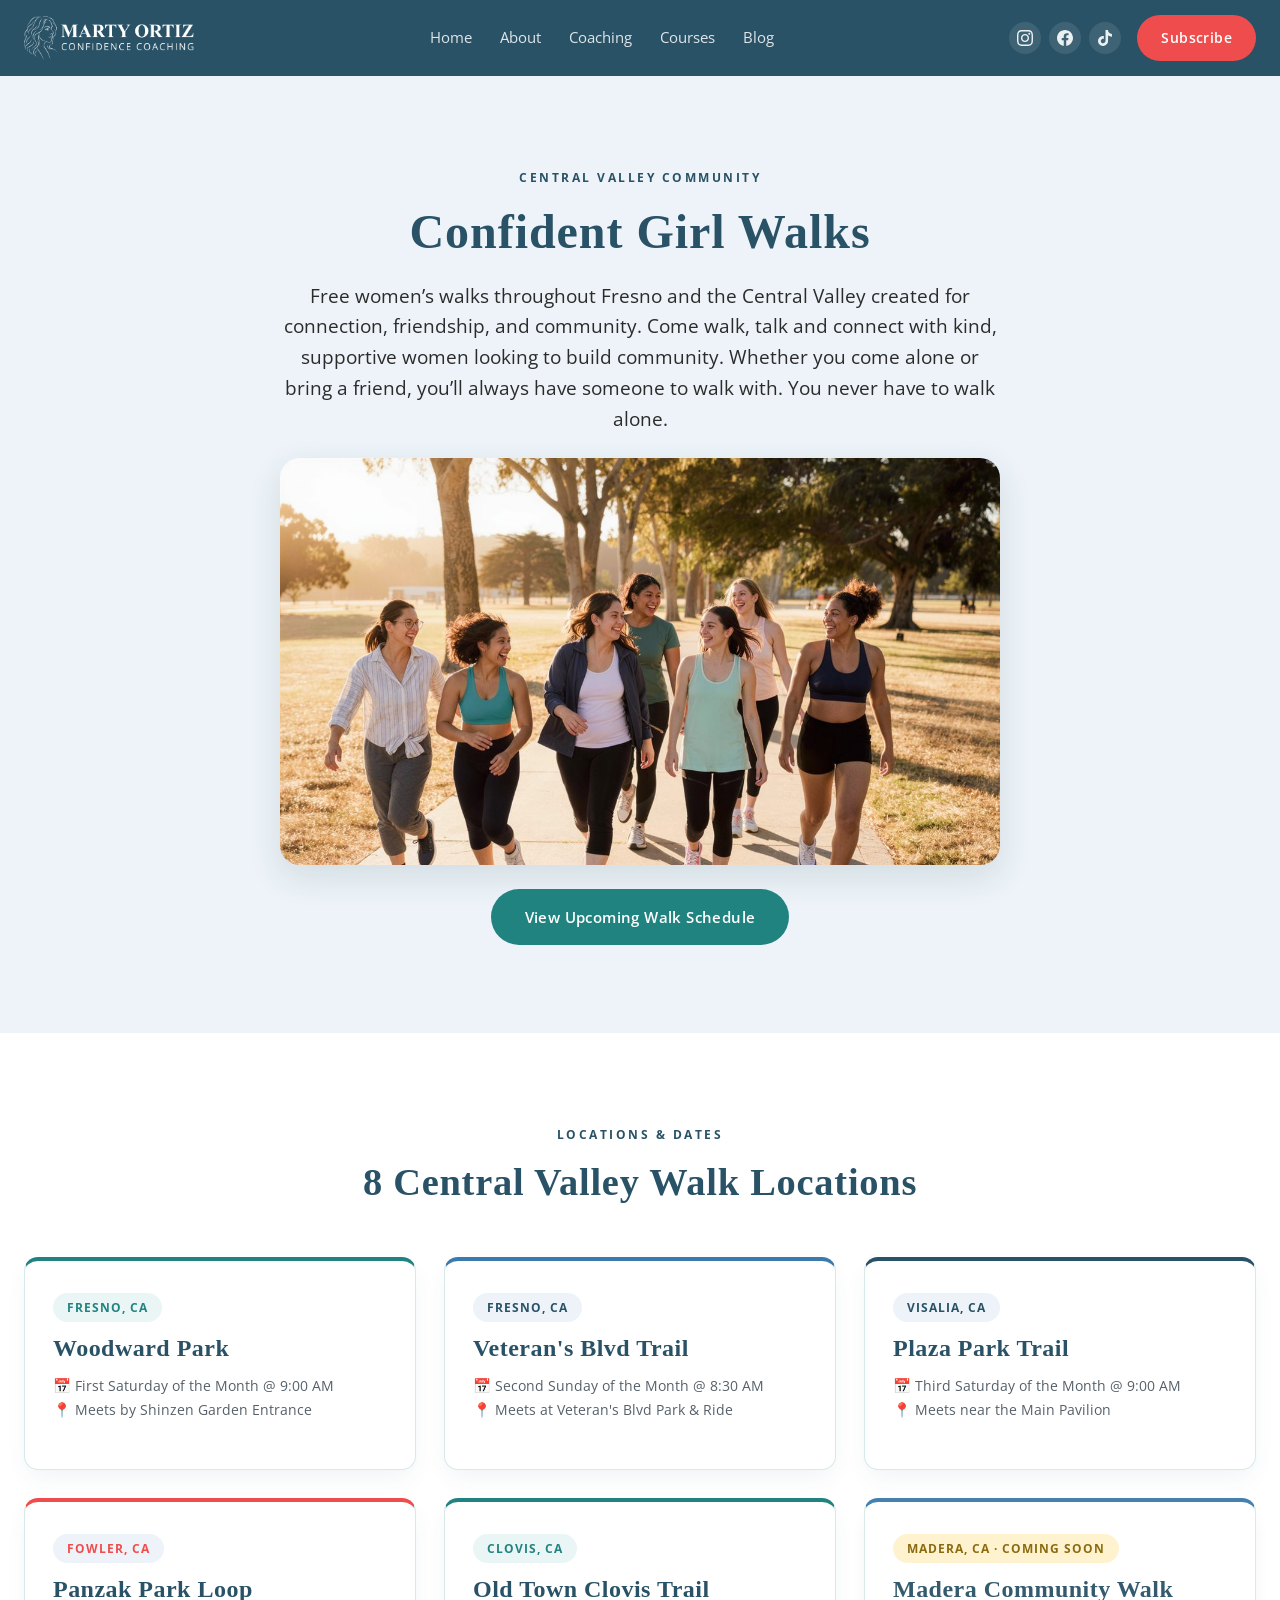
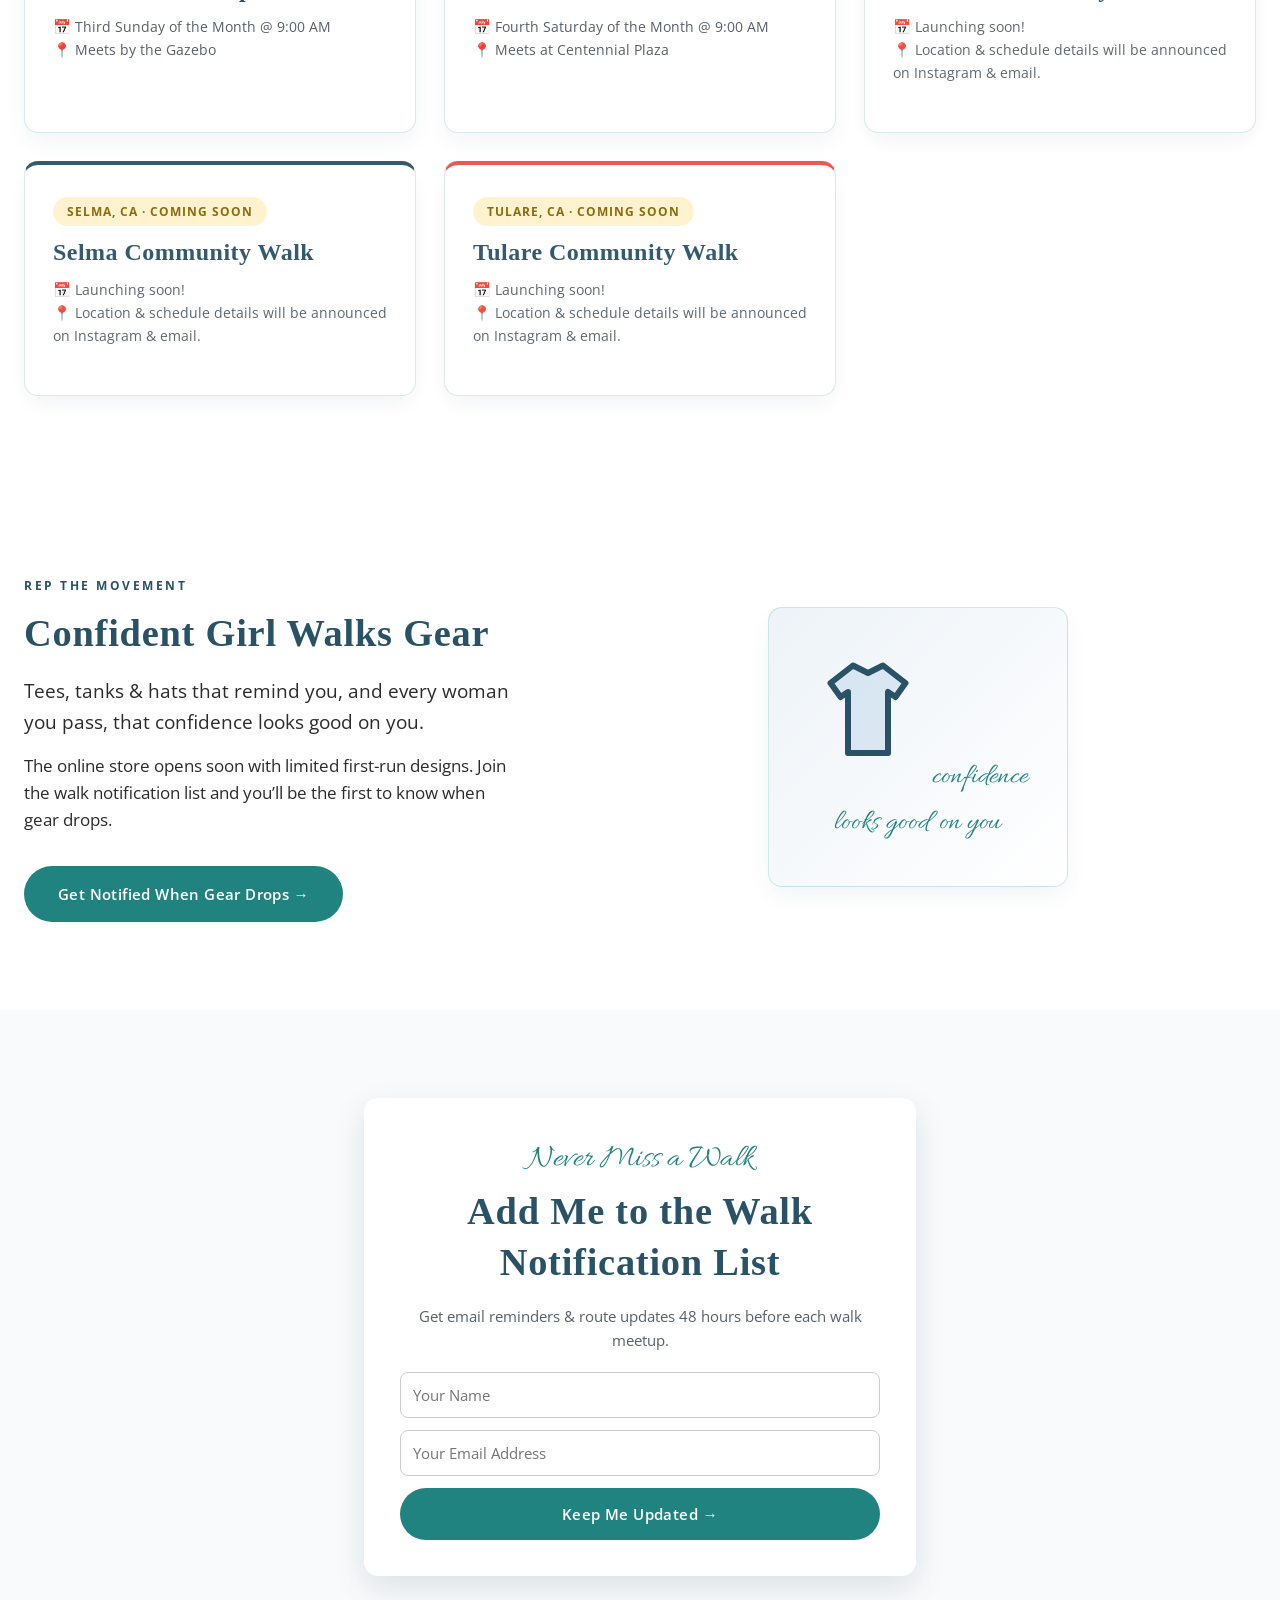
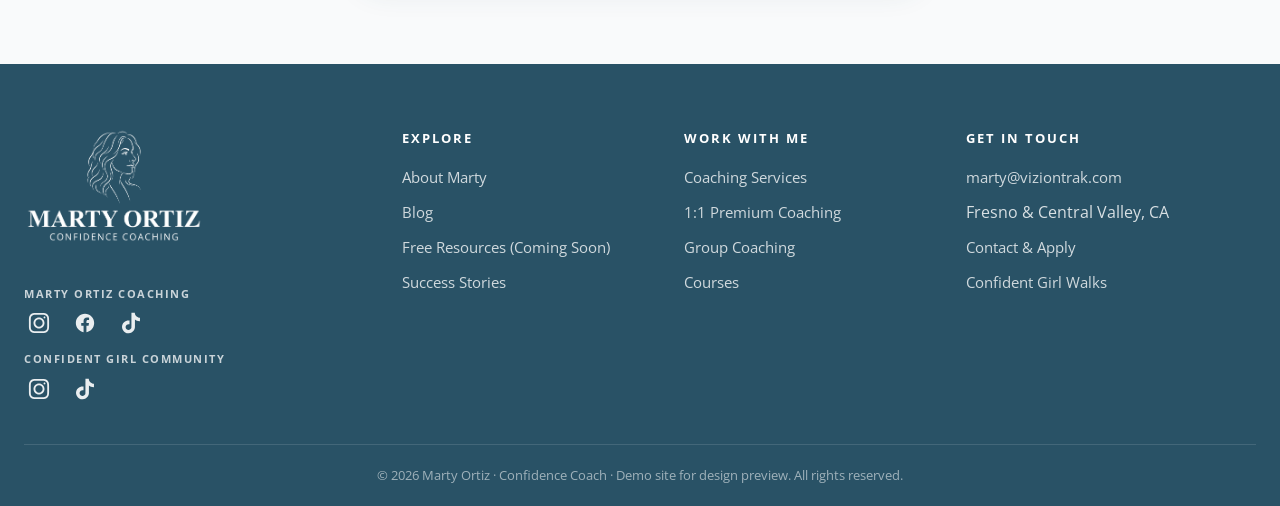
<file: demo/confident-girl-walks.html>
<!DOCTYPE html>
<html lang="en">
<head>
    <meta charset="UTF-8">
    <meta name="viewport" content="width=device-width, initial-scale=1.0">
    <link rel="icon" type="image/png" href="images/marty-ortiz-favicon.png">
    <title>Confident Girl Walks | Central Valley Women's Community | Marty Ortiz Confidence Coach</title>
    <meta name="description" content="Join Confident Girl Walks led by Marty Ortiz across Fresno, Visalia, Clovis, Fowler, and Veteran's Blvd. Connect with supportive women in real life.">
    <link rel="preconnect" href="https://fonts.googleapis.com">
    <link rel="preconnect" href="https://fonts.gstatic.com" crossorigin>
    <link href="https://fonts.googleapis.com/css2?family=Open+Sans:wght@300;400;600;700&family=Allura&display=swap" rel="stylesheet">
    <link rel="stylesheet" href="css/styles.css">
</head>
<body>

    <!-- Shared Header -->
    <header class="site-header" id="siteHeader">
        <div class="container header-inner">
            <a href="index.html" class="brand">
                <img src="images/marty-ortiz-logo-white-horizontal.png" alt="Marty Ortiz Confidence Coaching" class="brand-logo">
            </a>
            <nav class="main-nav" id="mainNav" aria-label="Main navigation">
                <ul>
                    <li><a href="index.html" class="nav-link">Home</a></li>
                    <li><a href="about.html" class="nav-link">About</a></li>
                    <li><a href="coaching.html" class="nav-link">Coaching</a></li>
                    <li><a href="courses.html" class="nav-link">Courses</a></li>
                    <li><a href="blog.html" class="nav-link">Blog</a></li>
                    <li class="nav-cta-mobile"><a href="index.html#newsletter" class="btn btn-primary btn-sm">Subscribe</a></li>
                </ul>
            </nav>
            <div class="header-actions">
                <div class="header-socials">
                    <a href="https://www.instagram.com/martyortizconfidencecoaching/" target="_blank" rel="noopener noreferrer" aria-label="Marty Ortiz on Instagram" class="header-social-link">
                        <svg viewBox="0 0 24 24" aria-hidden="true"><path d="M12 2.163c3.204 0 3.584.012 4.85.07 3.252.148 4.771 1.691 4.919 4.919.058 1.265.069 1.645.069 4.849 0 3.205-.012 3.584-.069 4.849-.149 3.225-1.664 4.771-4.919 4.919-1.266.058-1.644.07-4.85.07-3.204 0-3.584-.012-4.849-.07-3.26-.149-4.771-1.699-4.919-4.92-.058-1.265-.07-1.644-.07-4.849 0-3.204.013-3.583.07-4.849.149-3.227 1.664-4.771 4.919-4.919 1.266-.057 1.645-.069 4.849-.069zm0-2.163c-3.259 0-3.667.014-4.947.072-4.358.2-6.78 2.618-6.98 6.98-.059 1.281-.073 1.689-.073 4.948 0 3.259.014 3.668.072 4.948.2 4.358 2.618 6.78 6.98 6.98 1.281.058 1.689.072 4.948.072 3.259 0 3.668-.014 4.948-.072 4.354-.2 6.782-2.618 6.979-6.98.059-1.28.073-1.689.073-4.948 0-3.259-.014-3.667-.072-4.947-.196-4.354-2.617-6.78-6.979-6.98-1.281-.059-1.69-.073-4.949-.073zm0 5.838c-3.403 0-6.162 2.759-6.162 6.162s2.759 6.163 6.162 6.163 6.162-2.759 6.162-6.163c0-3.403-2.759-6.162-6.162-6.162zm0 10.162c-2.209 0-4-1.79-4-4 0-2.209 1.791-4 4-4s4 1.791 4 4c0 2.21-1.791 4-4 4zm6.406-11.845c-.796 0-1.441.645-1.441 1.44s.645 1.44 1.441 1.44c.795 0 1.439-.645 1.439-1.44s-.644-1.44-1.439-1.44z"/></svg>
                    </a>
                    <a href="https://www.facebook.com/martyortizcoaching" target="_blank" rel="noopener noreferrer" aria-label="Marty Ortiz on Facebook" class="header-social-link">
                        <svg viewBox="0 0 24 24" aria-hidden="true"><path d="M24 12.073c0-6.627-5.373-12-12-12s-12 5.373-12 12c0 5.99 4.388 10.954 10.125 11.854v-8.385H7.078v-3.47h3.047V9.43c0-3.007 1.792-4.669 4.533-4.669 1.312 0 2.686.235 2.686.235v2.953H15.83c-1.491 0-1.956.925-1.956 1.874v2.25h3.328l-.532 3.47h-2.796v8.385C19.612 23.027 24 18.062 24 12.073z"/></svg>
                    </a>
                    <a href="https://www.tiktok.com/@martyortizcoaching" target="_blank" rel="noopener noreferrer" aria-label="Marty Ortiz on TikTok" class="header-social-link">
                        <svg viewBox="0 0 24 24" aria-hidden="true"><path d="M12.525.02c1.31-.02 2.61-.01 3.91-.02.08 1.53.63 3.09 1.75 4.17 1.12 1.11 2.7 1.62 4.24 1.79v4.03c-1.44-.05-2.89-.35-4.2-.97-.57-.26-1.1-.59-1.62-1.01-.01 2.92.01 5.84-.02 8.75-.08 1.4-.54 2.79-1.35 3.94-1.31 1.92-3.58 3.17-5.91 3.21-1.43.08-2.86-.31-4.08-1.03-2.02-1.19-3.44-3.37-3.65-5.71-.02-.5-.03-1-.01-1.49.18-1.9 1.12-3.72 2.58-4.96 1.66-1.44 3.98-2.13 6.15-1.72.02 1.48-.04 2.96-.04 4.44-.99-.32-2.15-.23-3.02.37-.63.41-1.11 1.04-1.36 1.75-.21.51-.24 1.07-.14 1.61.24 1.64 1.82 2.89 3.5 2.79 1.4-.04 2.68-.89 3.19-2.18.25-.56.34-1.18.33-1.8V.02h-.19z"/></svg>
                    </a>
                </div>
                <a href="index.html#newsletter" class="btn btn-primary btn-nav">Subscribe</a>
                <button class="nav-toggle" id="navToggle" aria-label="Toggle navigation menu" aria-expanded="false" aria-controls="mainNav">
                    <span></span><span></span><span></span>
                </button>
            </div>
        </div>
    </header>

    <main>
        <!-- HERO -->
        <section class="section bg-light text-center">
            <div class="container">
                <span class="eyebrow">Central Valley Community</span>
                <h1>Confident Girl Walks</h1>
                <p class="lead" style="max-width:720px; margin:0 auto 1.5rem;">Free women&rsquo;s walks throughout Fresno and the Central Valley created for connection, friendship, and community. Come walk, talk and connect with kind, supportive women looking to build community. Whether you come alone or bring a friend, you&rsquo;ll always have someone to walk with. You never have to walk alone.</p>
                <img src="images/community-walk-group.jpg" alt="Women walking and laughing together at a Confident Girl Walk" style="max-width:720px; width:100%; border-radius:20px; box-shadow:var(--shadow-md); display:block; margin:0 auto 1.5rem;">
                <a href="#schedule" class="btn btn-teal">View Upcoming Walk Schedule</a>
            </div>
        </section>

        <!-- 8 LOCATION SCHEDULE -->
        <section class="section" id="schedule">
            <div class="container">
                <div class="section-title text-center reveal">
                    <span class="eyebrow">Locations & Dates</span>
                    <h2>8 Central Valley Walk Locations</h2>
                </div>

                <div class="grid grid-3">
                    <div class="card reveal" style="border-top:4px solid var(--accent-teal);">
                        <span class="badge" style="background:#eaf6f5; color:var(--accent-teal); font-weight:bold; font-size:0.75rem; text-transform:uppercase;">Fresno, CA</span>
                        <h3 style="margin-top:10px;">Woodward Park</h3>
                        <p style="font-size:0.9rem; color:var(--text-light);">📅 First Saturday of the Month @ 9:00 AM<br>📍 Meets by Shinzen Garden Entrance</p>
                    </div>

                    <div class="card reveal" style="border-top:4px solid var(--brand-primary-blue);">
                        <span class="badge" style="background:var(--bg-light); color:var(--brand-dark-navy); font-weight:bold; font-size:0.75rem; text-transform:uppercase;">Fresno, CA</span>
                        <h3 style="margin-top:10px;">Veteran's Blvd Trail</h3>
                        <p style="font-size:0.9rem; color:var(--text-light);">📅 Second Sunday of the Month @ 8:30 AM<br>📍 Meets at Veteran's Blvd Park & Ride</p>
                    </div>

                    <div class="card reveal" style="border-top:4px solid var(--brand-dark-navy);">
                        <span class="badge" style="background:var(--bg-light); color:var(--brand-dark-navy); font-weight:bold; font-size:0.75rem; text-transform:uppercase;">Visalia, CA</span>
                        <h3 style="margin-top:10px;">Plaza Park Trail</h3>
                        <p style="font-size:0.9rem; color:var(--text-light);">📅 Third Saturday of the Month @ 9:00 AM<br>📍 Meets near the Main Pavilion</p>
                    </div>

                    <div class="card reveal" style="border-top:4px solid var(--accent);">
                        <span class="badge" style="background:var(--bg-light); color:var(--accent); font-weight:bold; font-size:0.75rem; text-transform:uppercase;">Fowler, CA</span>
                        <h3 style="margin-top:10px;">Panzak Park Loop</h3>
                        <p style="font-size:0.9rem; color:var(--text-light);">📅 Third Sunday of the Month @ 9:00 AM<br>📍 Meets by the Gazebo</p>
                    </div>

                    <div class="card reveal" style="border-top:4px solid var(--accent-teal);">
                        <span class="badge" style="background:#eaf6f5; color:var(--accent-teal); font-weight:bold; font-size:0.75rem; text-transform:uppercase;">Clovis, CA</span>
                        <h3 style="margin-top:10px;">Old Town Clovis Trail</h3>
                        <p style="font-size:0.9rem; color:var(--text-light);">📅 Fourth Saturday of the Month @ 9:00 AM<br>📍 Meets at Centennial Plaza</p>
                    </div>

                    <div class="card reveal reveal-delay-1" style="border-top:4px solid var(--brand-primary-blue); opacity: 0.95;">
                        <span class="badge" style="background:#fff3cd; color:#856404; font-weight:bold; font-size:0.75rem; text-transform:uppercase;">Madera, CA &middot; Coming Soon</span>
                        <h3 style="margin-top:10px;">Madera Community Walk</h3>
                        <p style="font-size:0.9rem; color:var(--text-light);">📅 Launching soon!<br>📍 Location &amp; schedule details will be announced on Instagram &amp; email.</p>
                    </div>

                    <div class="card reveal reveal-delay-2" style="border-top:4px solid var(--brand-dark-navy); opacity: 0.95;">
                        <span class="badge" style="background:#fff3cd; color:#856404; font-weight:bold; font-size:0.75rem; text-transform:uppercase;">Selma, CA &middot; Coming Soon</span>
                        <h3 style="margin-top:10px;">Selma Community Walk</h3>
                        <p style="font-size:0.9rem; color:var(--text-light);">📅 Launching soon!<br>📍 Location &amp; schedule details will be announced on Instagram &amp; email.</p>
                    </div>

                    <div class="card reveal" style="border-top:4px solid var(--accent); opacity: 0.95;">
                        <span class="badge" style="background:#fff3cd; color:#856404; font-weight:bold; font-size:0.75rem; text-transform:uppercase;">Tulare, CA &middot; Coming Soon</span>
                        <h3 style="margin-top:10px;">Tulare Community Walk</h3>
                        <p style="font-size:0.9rem; color:var(--text-light);">📅 Launching soon!<br>📍 Location &amp; schedule details will be announced on Instagram &amp; email.</p>
                    </div>
                </div>
            </div>
        </section>

        <!-- MERCH TEASER -->
        <section class="section">
            <div class="container">
                <div class="split reveal" style="align-items:center;">
                    <div>
                        <span class="eyebrow">Rep the Movement</span>
                        <h2>Confident Girl Walks Gear</h2>
                        <p class="lead">Tees, tanks &amp; hats that remind you, and every woman you pass, that confidence looks good on you.</p>
                        <p>The online store opens soon with limited first-run designs. Join the walk notification list and you&rsquo;ll be the first to know when gear drops.</p>
                        <a href="#notify" class="btn btn-teal" style="margin-top:1rem;">Get Notified When Gear Drops &rarr;</a>
                    </div>
                    <div class="text-center">
                        <div class="card" style="max-width:300px; margin:0 auto; padding:40px 30px; background:linear-gradient(135deg, var(--bg-light), #ffffff);">
                            <svg viewBox="0 0 24 24" style="width:120px; height:120px; margin:0 auto 14px;" fill="rgba(93,154,201,0.18)" stroke="#295266" stroke-width="1.2" stroke-linejoin="round" role="img" aria-label="Confident Girl Walks t-shirt illustration">
                                <path d="M9 3.5 12 5l3-1.5 4.5 3.5-2 2.8-1.5-1V21h-8V8.8l-1.5 1-2-2.8L9 3.5z"/>
                            </svg>
                            <span class="accent-script" style="font-size:1.8rem; color:var(--accent-teal);">confidence looks good on you</span>
                        </div>
                    </div>
                </div>
            </div>
        </section>

        <!-- OPT-IN FORM -->
        <section class="section bg-offwhite" id="notify">
            <div class="container" style="max-width:600px;">
                <div style="background:white; border-radius:var(--radius); padding:36px; box-shadow:var(--shadow-md); text-align:center;">
                    <span class="accent-script" style="font-size:2rem; color:var(--accent-teal);">Never Miss a Walk</span>
                    <h2>Add Me to the Walk Notification List</h2>
                    <p style="font-size:0.92rem; color:var(--text-light); margin-bottom:20px;">Get email reminders & route updates 48 hours before each walk meetup.</p>
                    
                    <form data-optin style="display:flex; flex-direction:column; gap:12px;">
                        <input type="text" placeholder="Your Name" required class="form-control" style="padding:12px; border-radius:8px; border:1px solid #ccc;">
                        <input type="email" placeholder="Your Email Address" required class="form-control" style="padding:12px; border-radius:8px; border:1px solid #ccc;">
                        <button type="submit" class="btn btn-teal">Keep Me Updated &rarr;</button>
                    </form>
                    <div class="form-success" style="display:none; color:var(--accent-teal); font-weight:bold; margin-top:15px;">
                        👟 You're on the list! See you at the next Confident Girl Walk!
                    </div>
                </div>
            </div>
        </section>
    </main>

    <!-- ============ Shared footer (identical markup on every page) ============ -->
    <footer class="site-footer">
        <div class="container">
            <div class="footer-grid">
                <div>
                    <a href="index.html" class="footer-brand">
                        <img src="images/marty-ortiz-logo-white-vertical.png" alt="Marty Ortiz Confidence Coaching" class="footer-brand-logo">
                    </a>
                    <div class="footer-socials">
                        <div class="footer-social-group">
                            <span class="footer-social-title">Marty Ortiz Coaching</span>
                            <div class="footer-social-icons">
                                <a href="https://www.instagram.com/martyortizconfidencecoaching/" target="_blank" rel="noopener noreferrer" aria-label="Marty Ortiz on Instagram" class="footer-social-icon">
                                    <svg viewBox="0 0 24 24" aria-hidden="true"><path fill-rule="evenodd" clip-rule="evenodd" d="M12 18C15.3137 18 18 15.3137 18 12C18 8.68629 15.3137 6 12 6C8.68629 6 6 8.68629 6 12C6 15.3137 8.68629 18 12 18ZM12 16C14.2091 16 16 14.2091 16 12C16 9.79086 14.2091 8 12 8C9.79086 8 8 9.79086 8 12C8 14.2091 9.79086 16 12 16Z"/><path d="M18 5C17.4477 5 17 5.44772 17 6C17 6.55228 17.4477 7 18 7C18.5523 7 19 6.55228 19 6C19 5.44772 18.5523 5 18 5Z"/><path fill-rule="evenodd" clip-rule="evenodd" d="M1.65396 4.27606C1 5.55953 1 7.23969 1 10.6V13.4C1 16.7603 1 18.4405 1.65396 19.7239C2.2292 20.8529 3.14708 21.7708 4.27606 22.346C5.55953 23 7.23969 23 10.6 23H13.4C16.7603 23 18.4405 23 19.7239 22.346C20.8529 21.7708 21.7708 20.8529 22.346 19.7239C23 18.4405 23 16.7603 23 13.4V10.6C23 7.23969 23 5.55953 22.346 4.27606C21.7708 3.14708 20.8529 2.2292 19.7239 1.65396C18.4405 1 16.7603 1 13.4 1H10.6C7.23969 1 5.55953 1 4.27606 1.65396C3.14708 2.2292 2.2292 3.14708 1.65396 4.27606ZM13.4 3H10.6C8.88684 3 7.72225 3.00156 6.82208 3.0751C5.94524 3.14674 5.49684 3.27659 5.18404 3.43597C4.43139 3.81947 3.81947 4.43139 3.43597 5.18404C3.27659 5.49684 3.14674 5.94524 3.0751 6.82208C3.00156 7.72225 3 8.88684 3 10.6V13.4C3 15.1132 3.00156 16.2777 3.0751 17.1779C3.14674 18.0548 3.27659 18.5032 3.43597 18.816C3.81947 19.5686 4.43139 20.1805 5.18404 20.564C5.49684 20.7234 5.94524 20.8533 6.82208 20.9249C7.72225 20.9984 8.88684 21 10.6 21H13.4C15.1132 21 16.2777 20.9984 17.1779 20.9249C18.0548 20.8533 18.5032 20.7234 18.816 20.564C19.5686 20.1805 20.1805 19.5686 20.564 18.816C20.7234 18.5032 20.8533 18.0548 20.9249 17.1779C20.9984 16.2777 21 15.1132 21 13.4V10.6C21 8.88684 20.9984 7.72225 20.9249 6.82208C20.8533 5.94524 20.7234 5.49684 20.564 5.18404C20.1805 4.43139 19.5686 3.81947 18.816 3.43597C18.5032 3.27659 18.0548 3.14674 17.1779 3.0751C16.2777 3.00156 15.1132 3 13.4 3Z"/></svg>
                                </a>
                                <a href="https://www.facebook.com/martyortizcoaching" target="_blank" rel="noopener noreferrer" aria-label="Marty Ortiz on Facebook" class="footer-social-icon">
                                    <svg viewBox="0 0 24 24" aria-hidden="true"><path d="M12 2.03998C6.5 2.03998 2 6.52998 2 12.06C2 17.06 5.66 21.21 10.44 21.96V14.96H7.9V12.06H10.44V9.84998C10.44 7.33998 11.93 5.95998 14.22 5.95998C15.31 5.95998 16.45 6.14998 16.45 6.14998V8.61998H15.19C13.95 8.61998 13.56 9.38998 13.56 10.18V12.06H16.34L15.89 14.96H13.56V21.96C15.9164 21.5878 18.0622 20.3855 19.6099 18.57C21.1576 16.7546 22.0054 14.4456 22 12.06C22 6.52998 17.5 2.03998 12 2.03998Z"/></svg>
                                </a>
                                <a href="https://www.tiktok.com/@martyortizcoaching" target="_blank" rel="noopener noreferrer" aria-label="Marty Ortiz on TikTok" class="footer-social-icon">
                                    <svg viewBox="0 0 32 32" aria-hidden="true"><path d="M16.656 1.029c1.637-0.025 3.262-0.012 4.886-0.025 0.054 2.031 0.878 3.859 2.189 5.213l-0.002-0.002c1.411 1.271 3.247 2.095 5.271 2.235l0.028 0.002v5.036c-1.912-0.048-3.71-0.489-5.331-1.247l0.082 0.034c-0.784-0.377-1.447-0.764-2.077-1.196l0.052 0.034c-0.012 3.649 0.012 7.298-0.025 10.934-0.103 1.853-0.719 3.543-1.707 4.954l0.020-0.031c-1.652 2.366-4.328 3.919-7.371 4.011l-0.014 0c-0.123 0.006-0.268 0.009-0.414 0.009-1.73 0-3.347-0.482-4.725-1.319l0.040 0.023c-2.508-1.509-4.238-4.091-4.558-7.094l-0.004-0.041c-0.025-0.625-0.037-1.25-0.012-1.862 0.49-4.779 4.494-8.476 9.361-8.476 0.547 0 1.083 0.047 1.604 0.136l-0.056-0.008c0.025 1.849-0.050 3.699-0.050 5.548-0.423-0.153-0.911-0.242-1.42-0.242-1.868 0-3.457 1.194-4.045 2.861l-0.009 0.030c-0.133 0.427-0.21 0.918-0.21 1.426 0 0.206 0.013 0.41 0.037 0.61l-0.002-0.024c0.332 2.046 2.086 3.59 4.201 3.59 0.061 0 0.121-0.001 0.181-0.004l-0.009 0c1.463-0.044 2.733-0.831 3.451-1.994l0.010-0.018c0.267-0.372 0.45-0.822 0.511-1.311l0.001-0.014c0.125-2.237 0.075-4.461 0.087-6.698 0.012-5.036-0.012-10.060 0.025-15.083z"/></svg>
                                </a>
                            </div>
                        </div>
                        <div class="footer-social-group">
                            <span class="footer-social-title">Confident Girl Community</span>
                            <div class="footer-social-icons">
                                <a href="https://www.instagram.com/confidentgirlwalks/" target="_blank" rel="noopener noreferrer" aria-label="Confident Girl Walks on Instagram" class="footer-social-icon">
                                    <svg viewBox="0 0 24 24" aria-hidden="true"><path fill-rule="evenodd" clip-rule="evenodd" d="M12 18C15.3137 18 18 15.3137 18 12C18 8.68629 15.3137 6 12 6C8.68629 6 6 8.68629 6 12C6 15.3137 8.68629 18 12 18ZM12 16C14.2091 16 16 14.2091 16 12C16 9.79086 14.2091 8 12 8C9.79086 8 8 9.79086 8 12C8 14.2091 9.79086 16 12 16Z"/><path d="M18 5C17.4477 5 17 5.44772 17 6C17 6.55228 17.4477 7 18 7C18.5523 7 19 6.55228 19 6C19 5.44772 18.5523 5 18 5Z"/><path fill-rule="evenodd" clip-rule="evenodd" d="M1.65396 4.27606C1 5.55953 1 7.23969 1 10.6V13.4C1 16.7603 1 18.4405 1.65396 19.7239C2.2292 20.8529 3.14708 21.7708 4.27606 22.346C5.55953 23 7.23969 23 10.6 23H13.4C16.7603 23 18.4405 23 19.7239 22.346C20.8529 21.7708 21.7708 20.8529 22.346 19.7239C23 18.4405 23 16.7603 23 13.4V10.6C23 7.23969 23 5.55953 22.346 4.27606C21.7708 3.14708 20.8529 2.2292 19.7239 1.65396C18.4405 1 16.7603 1 13.4 1H10.6C7.23969 1 5.55953 1 4.27606 1.65396C3.14708 2.2292 2.2292 3.14708 1.65396 4.27606ZM13.4 3H10.6C8.88684 3 7.72225 3.00156 6.82208 3.0751C5.94524 3.14674 5.49684 3.27659 5.18404 3.43597C4.43139 3.81947 3.81947 4.43139 3.43597 5.18404C3.27659 5.49684 3.14674 5.94524 3.0751 6.82208C3.00156 7.72225 3 8.88684 3 10.6V13.4C3 15.1132 3.00156 16.2777 3.0751 17.1779C3.14674 18.0548 3.27659 18.5032 3.43597 18.816C3.81947 19.5686 4.43139 20.1805 5.18404 20.564C5.49684 20.7234 5.94524 20.8533 6.82208 20.9249C7.72225 20.9984 8.88684 21 10.6 21H13.4C15.1132 21 16.2777 20.9984 17.1779 20.9249C18.0548 20.8533 18.5032 20.7234 18.816 20.564C19.5686 20.1805 20.1805 19.5686 20.564 18.816C20.7234 18.5032 20.8533 18.0548 20.9249 17.1779C20.9984 16.2777 21 15.1132 21 13.4V10.6C21 8.88684 20.9984 7.72225 20.9249 6.82208C20.8533 5.94524 20.7234 5.49684 20.564 5.18404C20.1805 4.43139 19.5686 3.81947 18.816 3.43597C18.5032 3.27659 18.0548 3.14674 17.1779 3.0751C16.2777 3.00156 15.1132 3 13.4 3Z"/></svg>
                                </a>
                                <a href="https://www.tiktok.com/@confidentgirlwalks" target="_blank" rel="noopener noreferrer" aria-label="Confident Girl Walks on TikTok" class="footer-social-icon">
                                    <svg viewBox="0 0 32 32" aria-hidden="true"><path d="M16.656 1.029c1.637-0.025 3.262-0.012 4.886-0.025 0.054 2.031 0.878 3.859 2.189 5.213l-0.002-0.002c1.411 1.271 3.247 2.095 5.271 2.235l0.028 0.002v5.036c-1.912-0.048-3.71-0.489-5.331-1.247l0.082 0.034c-0.784-0.377-1.447-0.764-2.077-1.196l0.052 0.034c-0.012 3.649 0.012 7.298-0.025 10.934-0.103 1.853-0.719 3.543-1.707 4.954l0.020-0.031c-1.652 2.366-4.328 3.919-7.371 4.011l-0.014 0c-0.123 0.006-0.268 0.009-0.414 0.009-1.73 0-3.347-0.482-4.725-1.319l0.040 0.023c-2.508-1.509-4.238-4.091-4.558-7.094l-0.004-0.041c-0.025-0.625-0.037-1.25-0.012-1.862 0.49-4.779 4.494-8.476 9.361-8.476 0.547 0 1.083 0.047 1.604 0.136l-0.056-0.008c0.025 1.849-0.050 3.699-0.050 5.548-0.423-0.153-0.911-0.242-1.42-0.242-1.868 0-3.457 1.194-4.045 2.861l-0.009 0.030c-0.133 0.427-0.21 0.918-0.21 1.426 0 0.206 0.013 0.41 0.037 0.61l-0.002-0.024c0.332 2.046 2.086 3.59 4.201 3.59 0.061 0 0.121-0.001 0.181-0.004l-0.009 0c1.463-0.044 2.733-0.831 3.451-1.994l0.010-0.018c0.267-0.372 0.45-0.822 0.511-1.311l0.001-0.014c0.125-2.237 0.075-4.461 0.087-6.698 0.012-5.036-0.012-10.060 0.025-15.083z"/></svg>
                                </a>
                            </div>
                        </div>
                    </div>
                </div>
                <div>
                    <div class="footer-heading">Explore</div>
                    <ul class="footer-links">
                        <li><a href="about.html">About Marty</a></li>
                        <li><a href="blog.html">Blog</a></li>
                        <li><a href="resources.html">Free Resources <span aria-hidden="true">(Coming Soon)</span></a></li>
                        <li><a href="success-stories.html">Success Stories</a></li>
                    </ul>
                </div>
                <div>
                    <div class="footer-heading">Work With Me</div>
                    <ul class="footer-links">
                        <li><a href="coaching.html">Coaching Services</a></li>
                        <li><a href="coaching-1on1.html">1:1 Premium Coaching</a></li>
                        <li><a href="coaching-group.html">Group Coaching</a></li>
                        <li><a href="courses.html">Courses</a></li>
                    </ul>
                </div>
                <div>
                    <div class="footer-heading">Get In Touch</div>
                    <ul class="footer-links">
                        <li><a href="mailto:marty@viziontrak.com">marty@viziontrak.com</a></li>
                        <li>Fresno &amp; Central Valley, CA</li>
                        <li><a href="contact.html">Contact &amp; Apply</a></li>
                        <li><a href="confident-girl-walks.html">Confident Girl Walks</a></li>
                    </ul>
                </div>
            </div>
            <div class="footer-bottom">
                &copy; <span class="js-year">2026</span> Marty Ortiz &middot; Confidence Coach &middot; Demo site for design preview. All rights reserved.
            </div>
        </div>
    </footer>

    <script src="js/main.js"></script>
</body>
</html>
</file>
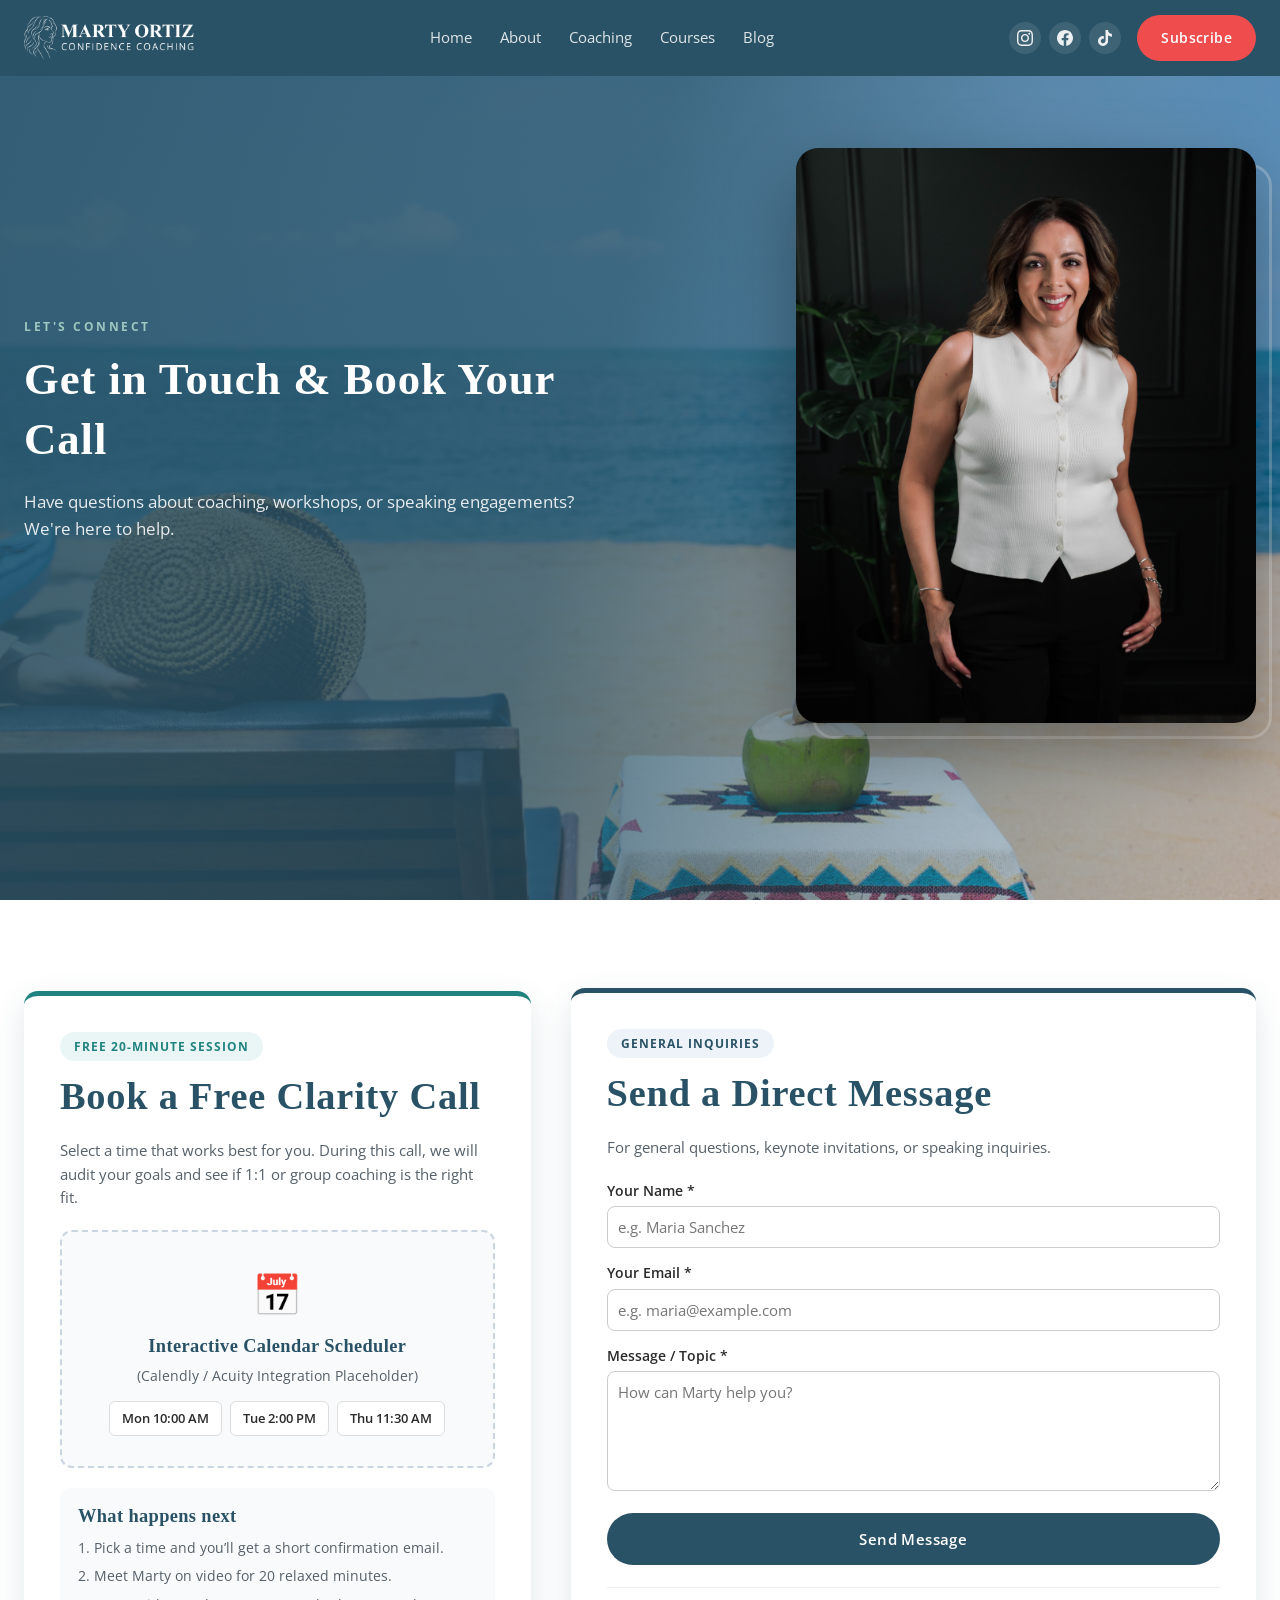
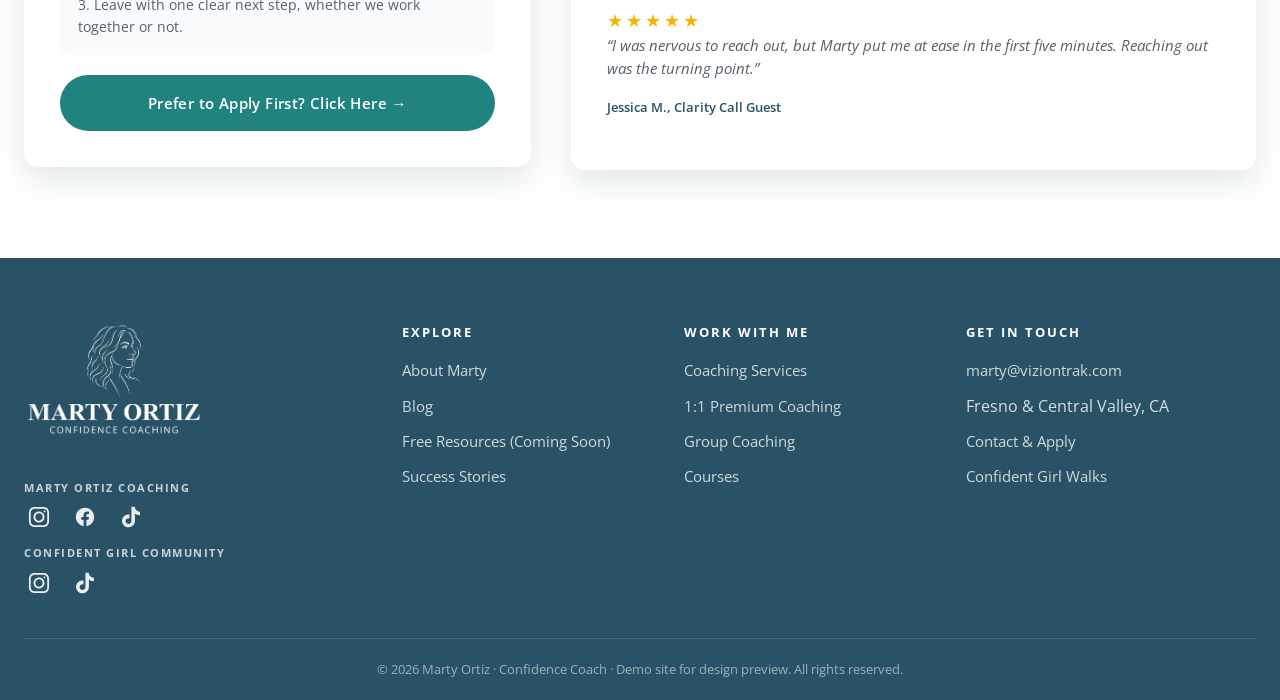
<file: demo/contact.html>
﻿<!DOCTYPE html>
<html lang="en">
<head>
    <meta charset="UTF-8">
    <meta name="viewport" content="width=device-width, initial-scale=1.0">
    <link rel="icon" type="image/png" href="images/marty-ortiz-favicon.png">
    <title>Contact & Book a Clarity Call | Marty Ortiz Coaching | Confidence Coach</title>
    <meta name="description" content="Book a free 20-minute Clarity Call or get in touch with Marty Ortiz, CPCC. Fresno & Central Valley confidence coaching.">
    <link rel="preconnect" href="https://fonts.googleapis.com">
    <link rel="preconnect" href="https://fonts.gstatic.com" crossorigin>
    <link href="https://fonts.googleapis.com/css2?family=Open+Sans:wght@300;400;600;700&family=Allura&display=swap" rel="stylesheet">
    <link rel="stylesheet" href="css/styles.css">
</head>
<body>

    <!-- Shared Header -->
    <header class="site-header" id="siteHeader">
        <div class="container header-inner">
            <a href="index.html" class="brand">
                <img src="images/marty-ortiz-logo-white-horizontal.png" alt="Marty Ortiz Confidence Coaching" class="brand-logo">
            </a>
            <nav class="main-nav" id="mainNav" aria-label="Main navigation">
                <ul>
                    <li><a href="index.html" class="nav-link">Home</a></li>
                    <li><a href="about.html" class="nav-link">About</a></li>
                    <li><a href="coaching.html" class="nav-link">Coaching</a></li>
                    <li><a href="courses.html" class="nav-link">Courses</a></li>
                    <li><a href="blog.html" class="nav-link">Blog</a></li>
                    <li class="nav-cta-mobile"><a href="index.html#newsletter" class="btn btn-primary btn-sm">Subscribe</a></li>
                </ul>
            </nav>
            <div class="header-actions">
                <div class="header-socials">
                    <a href="https://www.instagram.com/martyortizconfidencecoaching/" target="_blank" rel="noopener noreferrer" aria-label="Marty Ortiz on Instagram" class="header-social-link">
                        <svg viewBox="0 0 24 24" aria-hidden="true"><path d="M12 2.163c3.204 0 3.584.012 4.85.07 3.252.148 4.771 1.691 4.919 4.919.058 1.265.069 1.645.069 4.849 0 3.205-.012 3.584-.069 4.849-.149 3.225-1.664 4.771-4.919 4.919-1.266.058-1.644.07-4.85.07-3.204 0-3.584-.012-4.849-.07-3.26-.149-4.771-1.699-4.919-4.92-.058-1.265-.07-1.644-.07-4.849 0-3.204.013-3.583.07-4.849.149-3.227 1.664-4.771 4.919-4.919 1.266-.057 1.645-.069 4.849-.069zm0-2.163c-3.259 0-3.667.014-4.947.072-4.358.2-6.78 2.618-6.98 6.98-.059 1.281-.073 1.689-.073 4.948 0 3.259.014 3.668.072 4.948.2 4.358 2.618 6.78 6.98 6.98 1.281.058 1.689.072 4.948.072 3.259 0 3.668-.014 4.948-.072 4.354-.2 6.782-2.618 6.979-6.98.059-1.28.073-1.689.073-4.948 0-3.259-.014-3.667-.072-4.947-.196-4.354-2.617-6.78-6.979-6.98-1.281-.059-1.69-.073-4.949-.073zm0 5.838c-3.403 0-6.162 2.759-6.162 6.162s2.759 6.163 6.162 6.163 6.162-2.759 6.162-6.163c0-3.403-2.759-6.162-6.162-6.162zm0 10.162c-2.209 0-4-1.79-4-4 0-2.209 1.791-4 4-4s4 1.791 4 4c0 2.21-1.791 4-4 4zm6.406-11.845c-.796 0-1.441.645-1.441 1.44s.645 1.44 1.441 1.44c.795 0 1.439-.645 1.439-1.44s-.644-1.44-1.439-1.44z"/></svg>
                    </a>
                    <a href="https://www.facebook.com/martyortizcoaching" target="_blank" rel="noopener noreferrer" aria-label="Marty Ortiz on Facebook" class="header-social-link">
                        <svg viewBox="0 0 24 24" aria-hidden="true"><path d="M24 12.073c0-6.627-5.373-12-12-12s-12 5.373-12 12c0 5.99 4.388 10.954 10.125 11.854v-8.385H7.078v-3.47h3.047V9.43c0-3.007 1.792-4.669 4.533-4.669 1.312 0 2.686.235 2.686.235v2.953H15.83c-1.491 0-1.956.925-1.956 1.874v2.25h3.328l-.532 3.47h-2.796v8.385C19.612 23.027 24 18.062 24 12.073z"/></svg>
                    </a>
                    <a href="https://www.tiktok.com/@martyortizcoaching" target="_blank" rel="noopener noreferrer" aria-label="Marty Ortiz on TikTok" class="header-social-link">
                        <svg viewBox="0 0 24 24" aria-hidden="true"><path d="M12.525.02c1.31-.02 2.61-.01 3.91-.02.08 1.53.63 3.09 1.75 4.17 1.12 1.11 2.7 1.62 4.24 1.79v4.03c-1.44-.05-2.89-.35-4.2-.97-.57-.26-1.1-.59-1.62-1.01-.01 2.92.01 5.84-.02 8.75-.08 1.4-.54 2.79-1.35 3.94-1.31 1.92-3.58 3.17-5.91 3.21-1.43.08-2.86-.31-4.08-1.03-2.02-1.19-3.44-3.37-3.65-5.71-.02-.5-.03-1-.01-1.49.18-1.9 1.12-3.72 2.58-4.96 1.66-1.44 3.98-2.13 6.15-1.72.02 1.48-.04 2.96-.04 4.44-.99-.32-2.15-.23-3.02.37-.63.41-1.11 1.04-1.36 1.75-.21.51-.24 1.07-.14 1.61.24 1.64 1.82 2.89 3.5 2.79 1.4-.04 2.68-.89 3.19-2.18.25-.56.34-1.18.33-1.8V.02h-.19z"/></svg>
                    </a>
                </div>
                <a href="index.html#newsletter" class="btn btn-primary btn-nav">Subscribe</a>
                <button class="nav-toggle" id="navToggle" aria-label="Toggle navigation menu" aria-expanded="false" aria-controls="mainNav">
                    <span></span><span></span><span></span>
                </button>
            </div>
        </div>
    </header>

    <main>
        <!-- HERO -->
        <section class="hero">
            <div class="container">
                <div class="hero-grid">
                    <div class="hero-inner">
                        <span class="eyebrow eyebrow-light">Let's Connect</span>
                        <h1>Get in Touch &amp; Book Your Call</h1>
                        <p class="lead">Have questions about coaching, workshops, or speaking engagements? We're here to help.</p>
                    </div>
                    <div class="hero-photo">
                        <div class="portrait-frame">
                            <img src="images/contact-page-marty.jpg" alt="Marty Ortiz, Confidence Coach" class="hero-photo-img">
                        </div>
                    </div>
                </div>
            </div>
        </section>

        <!-- DUAL PATH & SCHEDULER PLACEHOLDER -->
        <section class="section">
            <div class="container">
                <div class="split reveal" style="gap:40px;">
                    
                    <!-- Left: Clarity Call Scheduler Placeholder -->
                    <div style="background:white; padding:36px; border-radius:var(--radius); box-shadow:var(--shadow-md); border-top:5px solid var(--accent-teal);">
                        <span class="badge" style="background:#eaf6f5; color:var(--accent-teal); font-weight:bold; font-size:0.75rem; text-transform:uppercase;">Free 20-Minute Session</span>
                        <h2 style="margin-top:10px;">Book a Free Clarity Call</h2>
                        <p style="font-size:0.92rem; color:var(--text-light); margin-bottom:20px;">Select a time that works best for you. During this call, we will audit your goals and see if 1:1 or group coaching is the right fit.</p>
                        
                        <!-- Embedded Scheduler Mockup -->
                        <div style="background:var(--bg-offwhite); border:2px dashed #cbd5e1; border-radius:12px; padding:30px 20px; text-align:center; margin-bottom:20px;">
                            <div style="font-size:2.5rem; margin-bottom:8px;">📅</div>
                            <h4 style="margin-bottom:6px;">Interactive Calendar Scheduler</h4>
                            <p style="font-size:0.85rem; color:var(--text-light); margin-bottom:15px;">(Calendly / Acuity Integration Placeholder)</p>
                            <div style="display:flex; justify-content:center; gap:8px; flex-wrap:wrap;">
                                <span style="background:white; padding:6px 12px; border-radius:6px; font-size:0.8rem; font-weight:600; border:1px solid #ddd;">Mon 10:00 AM</span>
                                <span style="background:white; padding:6px 12px; border-radius:6px; font-size:0.8rem; font-weight:600; border:1px solid #ddd;">Tue 2:00 PM</span>
                                <span style="background:white; padding:6px 12px; border-radius:6px; font-size:0.8rem; font-weight:600; border:1px solid #ddd;">Thu 11:30 AM</span>
                            </div>
                        </div>

                        <div style="margin-bottom:20px; background:var(--bg-offwhite); border-radius:10px; padding:16px 18px;">
                            <h4 style="margin-bottom:8px;">What happens next</h4>
                            <ul style="list-style:none; font-size:0.88rem; color:var(--text-light);">
                                <li style="margin-bottom:6px;">1. Pick a time and you&rsquo;ll get a short confirmation email.</li>
                                <li style="margin-bottom:6px;">2. Meet Marty on video for 20 relaxed minutes.</li>
                                <li>3. Leave with one clear next step, whether we work together or not.</li>
                            </ul>
                        </div>

                        <a href="coaching-1on1.html#apply" class="btn btn-teal" style="width:100%; text-align:center;">Prefer to Apply First? Click Here &rarr;</a>
                    </div>

                    <!-- Right: General Contact Form -->
                    <div style="background:white; padding:36px; border-radius:var(--radius); box-shadow:var(--shadow-md); border-top:5px solid var(--brand-dark-navy);">
                        <span class="badge" style="background:var(--bg-light); color:var(--brand-dark-navy); font-weight:bold; font-size:0.75rem; text-transform:uppercase;">General Inquiries</span>
                        <h2 style="margin-top:10px;">Send a Direct Message</h2>
                        <p style="font-size:0.92rem; color:var(--text-light); margin-bottom:20px;">For general questions, keynote invitations, or speaking inquiries.</p>
                        
                        <form data-optin style="display:flex; flex-direction:column; gap:14px;">
                            <div>
                                <label style="display:block; font-size:0.88rem; font-weight:600; margin-bottom:4px;">Your Name *</label>
                                <input type="text" required class="form-control" placeholder="e.g. Maria Sanchez" style="width:100%; padding:10px; border-radius:8px; border:1px solid #ccc;">
                            </div>
                            <div>
                                <label style="display:block; font-size:0.88rem; font-weight:600; margin-bottom:4px;">Your Email *</label>
                                <input type="email" required class="form-control" placeholder="e.g. maria@example.com" style="width:100%; padding:10px; border-radius:8px; border:1px solid #ccc;">
                            </div>
                            <div>
                                <label style="display:block; font-size:0.88rem; font-weight:600; margin-bottom:4px;">Message / Topic *</label>
                                <textarea required rows="4" class="form-control" placeholder="How can Marty help you?" style="width:100%; padding:10px; border-radius:8px; border:1px solid #ccc;"></textarea>
                            </div>
                            <button type="submit" class="btn btn-primary" style="background:var(--brand-dark-navy); color:white;">Send Message</button>
                        </form>
                        <div class="form-success" style="display:none; color:var(--accent-teal); font-weight:bold; margin-top:15px; text-align:center;">
                            ✉️ Message sent! Marty's team will reply within 24 hours.
                        </div>
                        <div style="margin-top:22px; padding-top:18px; border-top:1px solid #eee;">
                            <div class="stars">★★★★★</div>
                            <p style="font-style:italic; font-size:0.92rem; color:var(--text-light);">&ldquo;I was nervous to reach out, but Marty put me at ease in the first five minutes. Reaching out was the turning point.&rdquo;</p>
                            <p style="font-weight:600; font-size:0.82rem; color:var(--primary-dark); margin-top:6px;">Jessica M., Clarity Call Guest</p>
                        </div>
                    </div>

                </div>
            </div>
        </section>
    </main>

    <!-- ============ Shared footer (identical markup on every page) ============ -->
    <footer class="site-footer">
        <div class="container">
            <div class="footer-grid">
                <div>
                    <a href="index.html" class="footer-brand">
                        <img src="images/marty-ortiz-logo-white-vertical.png" alt="Marty Ortiz Confidence Coaching" class="footer-brand-logo">
                    </a>
                    <div class="footer-socials">
                        <div class="footer-social-group">
                            <span class="footer-social-title">Marty Ortiz Coaching</span>
                            <div class="footer-social-icons">
                                <a href="https://www.instagram.com/martyortizconfidencecoaching/" target="_blank" rel="noopener noreferrer" aria-label="Marty Ortiz on Instagram" class="footer-social-icon">
                                    <svg viewBox="0 0 24 24" aria-hidden="true"><path fill-rule="evenodd" clip-rule="evenodd" d="M12 18C15.3137 18 18 15.3137 18 12C18 8.68629 15.3137 6 12 6C8.68629 6 6 8.68629 6 12C6 15.3137 8.68629 18 12 18ZM12 16C14.2091 16 16 14.2091 16 12C16 9.79086 14.2091 8 12 8C9.79086 8 8 9.79086 8 12C8 14.2091 9.79086 16 12 16Z"/><path d="M18 5C17.4477 5 17 5.44772 17 6C17 6.55228 17.4477 7 18 7C18.5523 7 19 6.55228 19 6C19 5.44772 18.5523 5 18 5Z"/><path fill-rule="evenodd" clip-rule="evenodd" d="M1.65396 4.27606C1 5.55953 1 7.23969 1 10.6V13.4C1 16.7603 1 18.4405 1.65396 19.7239C2.2292 20.8529 3.14708 21.7708 4.27606 22.346C5.55953 23 7.23969 23 10.6 23H13.4C16.7603 23 18.4405 23 19.7239 22.346C20.8529 21.7708 21.7708 20.8529 22.346 19.7239C23 18.4405 23 16.7603 23 13.4V10.6C23 7.23969 23 5.55953 22.346 4.27606C21.7708 3.14708 20.8529 2.2292 19.7239 1.65396C18.4405 1 16.7603 1 13.4 1H10.6C7.23969 1 5.55953 1 4.27606 1.65396C3.14708 2.2292 2.2292 3.14708 1.65396 4.27606ZM13.4 3H10.6C8.88684 3 7.72225 3.00156 6.82208 3.0751C5.94524 3.14674 5.49684 3.27659 5.18404 3.43597C4.43139 3.81947 3.81947 4.43139 3.43597 5.18404C3.27659 5.49684 3.14674 5.94524 3.0751 6.82208C3.00156 7.72225 3 8.88684 3 10.6V13.4C3 15.1132 3.00156 16.2777 3.0751 17.1779C3.14674 18.0548 3.27659 18.5032 3.43597 18.816C3.81947 19.5686 4.43139 20.1805 5.18404 20.564C5.49684 20.7234 5.94524 20.8533 6.82208 20.9249C7.72225 20.9984 8.88684 21 10.6 21H13.4C15.1132 21 16.2777 20.9984 17.1779 20.9249C18.0548 20.8533 18.5032 20.7234 18.816 20.564C19.5686 20.1805 20.1805 19.5686 20.564 18.816C20.7234 18.5032 20.8533 18.0548 20.9249 17.1779C20.9984 16.2777 21 15.1132 21 13.4V10.6C21 8.88684 20.9984 7.72225 20.9249 6.82208C20.8533 5.94524 20.7234 5.49684 20.564 5.18404C20.1805 4.43139 19.5686 3.81947 18.816 3.43597C18.5032 3.27659 18.0548 3.14674 17.1779 3.0751C16.2777 3.00156 15.1132 3 13.4 3Z"/></svg>
                                </a>
                                <a href="https://www.facebook.com/martyortizcoaching" target="_blank" rel="noopener noreferrer" aria-label="Marty Ortiz on Facebook" class="footer-social-icon">
                                    <svg viewBox="0 0 24 24" aria-hidden="true"><path d="M12 2.03998C6.5 2.03998 2 6.52998 2 12.06C2 17.06 5.66 21.21 10.44 21.96V14.96H7.9V12.06H10.44V9.84998C10.44 7.33998 11.93 5.95998 14.22 5.95998C15.31 5.95998 16.45 6.14998 16.45 6.14998V8.61998H15.19C13.95 8.61998 13.56 9.38998 13.56 10.18V12.06H16.34L15.89 14.96H13.56V21.96C15.9164 21.5878 18.0622 20.3855 19.6099 18.57C21.1576 16.7546 22.0054 14.4456 22 12.06C22 6.52998 17.5 2.03998 12 2.03998Z"/></svg>
                                </a>
                                <a href="https://www.tiktok.com/@martyortizcoaching" target="_blank" rel="noopener noreferrer" aria-label="Marty Ortiz on TikTok" class="footer-social-icon">
                                    <svg viewBox="0 0 32 32" aria-hidden="true"><path d="M16.656 1.029c1.637-0.025 3.262-0.012 4.886-0.025 0.054 2.031 0.878 3.859 2.189 5.213l-0.002-0.002c1.411 1.271 3.247 2.095 5.271 2.235l0.028 0.002v5.036c-1.912-0.048-3.71-0.489-5.331-1.247l0.082 0.034c-0.784-0.377-1.447-0.764-2.077-1.196l0.052 0.034c-0.012 3.649 0.012 7.298-0.025 10.934-0.103 1.853-0.719 3.543-1.707 4.954l0.020-0.031c-1.652 2.366-4.328 3.919-7.371 4.011l-0.014 0c-0.123 0.006-0.268 0.009-0.414 0.009-1.73 0-3.347-0.482-4.725-1.319l0.040 0.023c-2.508-1.509-4.238-4.091-4.558-7.094l-0.004-0.041c-0.025-0.625-0.037-1.25-0.012-1.862 0.49-4.779 4.494-8.476 9.361-8.476 0.547 0 1.083 0.047 1.604 0.136l-0.056-0.008c0.025 1.849-0.050 3.699-0.050 5.548-0.423-0.153-0.911-0.242-1.42-0.242-1.868 0-3.457 1.194-4.045 2.861l-0.009 0.030c-0.133 0.427-0.21 0.918-0.21 1.426 0 0.206 0.013 0.41 0.037 0.61l-0.002-0.024c0.332 2.046 2.086 3.59 4.201 3.59 0.061 0 0.121-0.001 0.181-0.004l-0.009 0c1.463-0.044 2.733-0.831 3.451-1.994l0.010-0.018c0.267-0.372 0.45-0.822 0.511-1.311l0.001-0.014c0.125-2.237 0.075-4.461 0.087-6.698 0.012-5.036-0.012-10.060 0.025-15.083z"/></svg>
                                </a>
                            </div>
                        </div>
                        <div class="footer-social-group">
                            <span class="footer-social-title">Confident Girl Community</span>
                            <div class="footer-social-icons">
                                <a href="https://www.instagram.com/confidentgirlwalks/" target="_blank" rel="noopener noreferrer" aria-label="Confident Girl Walks on Instagram" class="footer-social-icon">
                                    <svg viewBox="0 0 24 24" aria-hidden="true"><path fill-rule="evenodd" clip-rule="evenodd" d="M12 18C15.3137 18 18 15.3137 18 12C18 8.68629 15.3137 6 12 6C8.68629 6 6 8.68629 6 12C6 15.3137 8.68629 18 12 18ZM12 16C14.2091 16 16 14.2091 16 12C16 9.79086 14.2091 8 12 8C9.79086 8 8 9.79086 8 12C8 14.2091 9.79086 16 12 16Z"/><path d="M18 5C17.4477 5 17 5.44772 17 6C17 6.55228 17.4477 7 18 7C18.5523 7 19 6.55228 19 6C19 5.44772 18.5523 5 18 5Z"/><path fill-rule="evenodd" clip-rule="evenodd" d="M1.65396 4.27606C1 5.55953 1 7.23969 1 10.6V13.4C1 16.7603 1 18.4405 1.65396 19.7239C2.2292 20.8529 3.14708 21.7708 4.27606 22.346C5.55953 23 7.23969 23 10.6 23H13.4C16.7603 23 18.4405 23 19.7239 22.346C20.8529 21.7708 21.7708 20.8529 22.346 19.7239C23 18.4405 23 16.7603 23 13.4V10.6C23 7.23969 23 5.55953 22.346 4.27606C21.7708 3.14708 20.8529 2.2292 19.7239 1.65396C18.4405 1 16.7603 1 13.4 1H10.6C7.23969 1 5.55953 1 4.27606 1.65396C3.14708 2.2292 2.2292 3.14708 1.65396 4.27606ZM13.4 3H10.6C8.88684 3 7.72225 3.00156 6.82208 3.0751C5.94524 3.14674 5.49684 3.27659 5.18404 3.43597C4.43139 3.81947 3.81947 4.43139 3.43597 5.18404C3.27659 5.49684 3.14674 5.94524 3.0751 6.82208C3.00156 7.72225 3 8.88684 3 10.6V13.4C3 15.1132 3.00156 16.2777 3.0751 17.1779C3.14674 18.0548 3.27659 18.5032 3.43597 18.816C3.81947 19.5686 4.43139 20.1805 5.18404 20.564C5.49684 20.7234 5.94524 20.8533 6.82208 20.9249C7.72225 20.9984 8.88684 21 10.6 21H13.4C15.1132 21 16.2777 20.9984 17.1779 20.9249C18.0548 20.8533 18.5032 20.7234 18.816 20.564C19.5686 20.1805 20.1805 19.5686 20.564 18.816C20.7234 18.5032 20.8533 18.0548 20.9249 17.1779C20.9984 16.2777 21 15.1132 21 13.4V10.6C21 8.88684 20.9984 7.72225 20.9249 6.82208C20.8533 5.94524 20.7234 5.49684 20.564 5.18404C20.1805 4.43139 19.5686 3.81947 18.816 3.43597C18.5032 3.27659 18.0548 3.14674 17.1779 3.0751C16.2777 3.00156 15.1132 3 13.4 3Z"/></svg>
                                </a>
                                <a href="https://www.tiktok.com/@confidentgirlwalks" target="_blank" rel="noopener noreferrer" aria-label="Confident Girl Walks on TikTok" class="footer-social-icon">
                                    <svg viewBox="0 0 32 32" aria-hidden="true"><path d="M16.656 1.029c1.637-0.025 3.262-0.012 4.886-0.025 0.054 2.031 0.878 3.859 2.189 5.213l-0.002-0.002c1.411 1.271 3.247 2.095 5.271 2.235l0.028 0.002v5.036c-1.912-0.048-3.71-0.489-5.331-1.247l0.082 0.034c-0.784-0.377-1.447-0.764-2.077-1.196l0.052 0.034c-0.012 3.649 0.012 7.298-0.025 10.934-0.103 1.853-0.719 3.543-1.707 4.954l0.020-0.031c-1.652 2.366-4.328 3.919-7.371 4.011l-0.014 0c-0.123 0.006-0.268 0.009-0.414 0.009-1.73 0-3.347-0.482-4.725-1.319l0.040 0.023c-2.508-1.509-4.238-4.091-4.558-7.094l-0.004-0.041c-0.025-0.625-0.037-1.25-0.012-1.862 0.49-4.779 4.494-8.476 9.361-8.476 0.547 0 1.083 0.047 1.604 0.136l-0.056-0.008c0.025 1.849-0.050 3.699-0.050 5.548-0.423-0.153-0.911-0.242-1.42-0.242-1.868 0-3.457 1.194-4.045 2.861l-0.009 0.030c-0.133 0.427-0.21 0.918-0.21 1.426 0 0.206 0.013 0.41 0.037 0.61l-0.002-0.024c0.332 2.046 2.086 3.59 4.201 3.59 0.061 0 0.121-0.001 0.181-0.004l-0.009 0c1.463-0.044 2.733-0.831 3.451-1.994l0.010-0.018c0.267-0.372 0.45-0.822 0.511-1.311l0.001-0.014c0.125-2.237 0.075-4.461 0.087-6.698 0.012-5.036-0.012-10.060 0.025-15.083z"/></svg>
                                </a>
                            </div>
                        </div>
                    </div>
                </div>
                <div>
                    <div class="footer-heading">Explore</div>
                    <ul class="footer-links">
                        <li><a href="about.html">About Marty</a></li>
                        <li><a href="blog.html">Blog</a></li>
                        <li><a href="resources.html">Free Resources <span aria-hidden="true">(Coming Soon)</span></a></li>
                        <li><a href="success-stories.html">Success Stories</a></li>
                    </ul>
                </div>
                <div>
                    <div class="footer-heading">Work With Me</div>
                    <ul class="footer-links">
                        <li><a href="coaching.html">Coaching Services</a></li>
                        <li><a href="coaching-1on1.html">1:1 Premium Coaching</a></li>
                        <li><a href="coaching-group.html">Group Coaching</a></li>
                        <li><a href="courses.html">Courses</a></li>
                    </ul>
                </div>
                <div>
                    <div class="footer-heading">Get In Touch</div>
                    <ul class="footer-links">
                        <li><a href="mailto:marty@viziontrak.com">marty@viziontrak.com</a></li>
                        <li>Fresno &amp; Central Valley, CA</li>
                        <li><a href="contact.html">Contact &amp; Apply</a></li>
                        <li><a href="confident-girl-walks.html">Confident Girl Walks</a></li>
                    </ul>
                </div>
            </div>
            <div class="footer-bottom">
                &copy; <span class="js-year">2026</span> Marty Ortiz &middot; Confidence Coach &middot; Demo site for design preview. All rights reserved.
            </div>
        </div>
    </footer>

    <script src="js/main.js"></script>
</body>
</html>
</file>
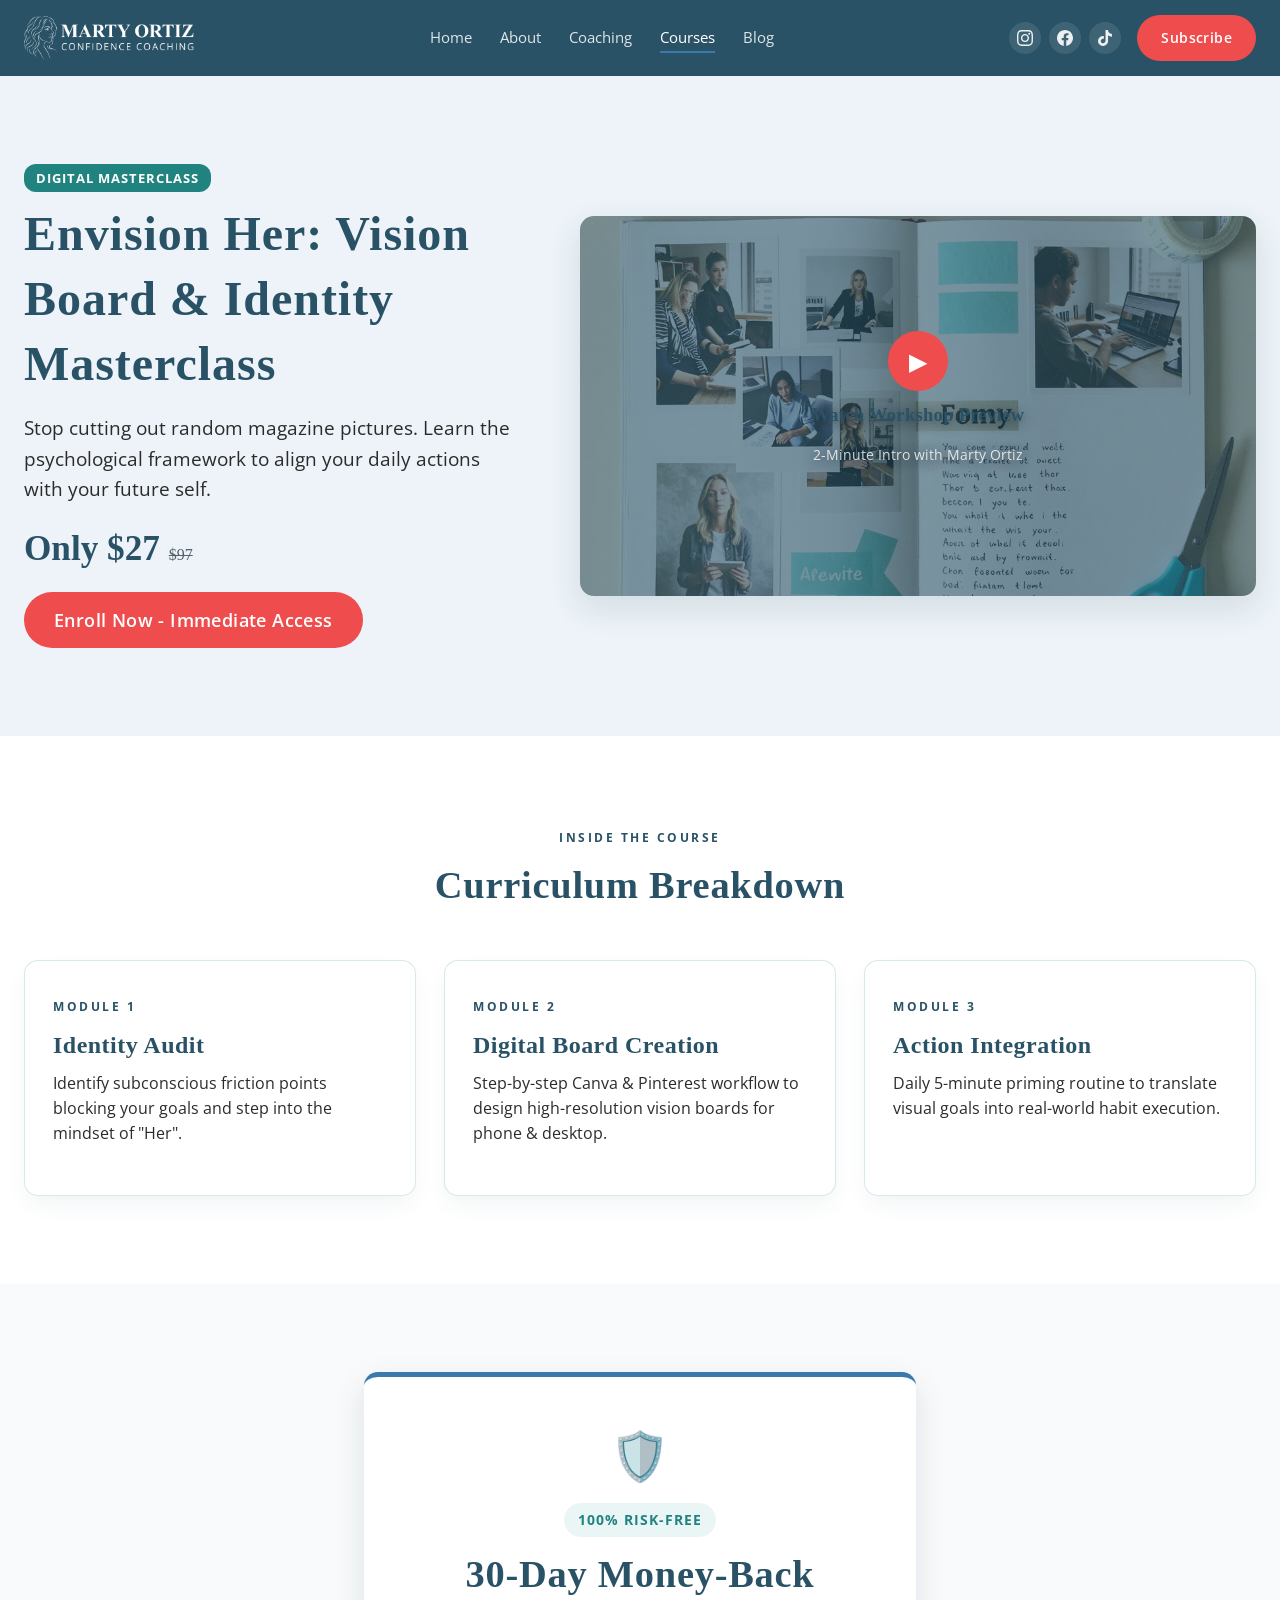
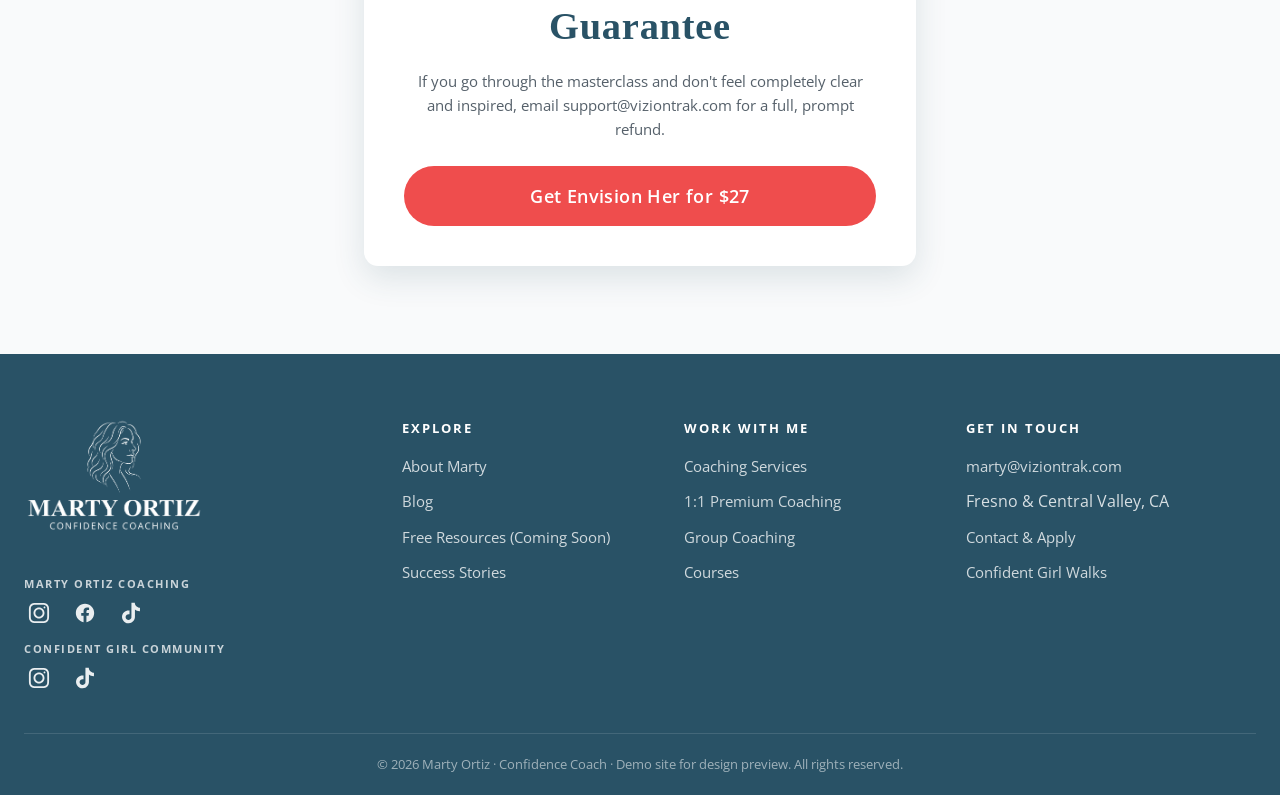
<file: demo/course-envision-her.html>
﻿<!DOCTYPE html>
<html lang="en">
<head>
    <meta charset="UTF-8">
    <meta name="viewport" content="width=device-width, initial-scale=1.0">
    <link rel="icon" type="image/png" href="images/marty-ortiz-favicon.png">
    <title>Envision Her Masterclass | Marty Ortiz Coaching</title>
    <meta name="description" content="Envision Her: Digital Vision Board & Identity Masterclass with Marty Ortiz. Transform your goals into reality for just $27.">
    <link rel="preconnect" href="https://fonts.googleapis.com">
    <link rel="preconnect" href="https://fonts.gstatic.com" crossorigin>
    <link href="https://fonts.googleapis.com/css2?family=Open+Sans:wght@300;400;600;700&family=Allura&display=swap" rel="stylesheet">
    <link rel="stylesheet" href="css/styles.css">
</head>
<body>

    <!-- Shared Header -->
    <header class="site-header" id="siteHeader">
        <div class="container header-inner">
            <a href="index.html" class="brand">
                <img src="images/marty-ortiz-logo-white-horizontal.png" alt="Marty Ortiz Confidence Coaching" class="brand-logo">
            </a>
            <nav class="main-nav" id="mainNav" aria-label="Main navigation">
                <ul>
                    <li><a href="index.html" class="nav-link">Home</a></li>
                    <li><a href="about.html" class="nav-link">About</a></li>
                    <li><a href="coaching.html" class="nav-link">Coaching</a></li>
                    <li><a href="courses.html" class="nav-link">Courses</a></li>
                    <li><a href="blog.html" class="nav-link">Blog</a></li>
                    <li class="nav-cta-mobile"><a href="index.html#newsletter" class="btn btn-primary btn-sm">Subscribe</a></li>
                </ul>
            </nav>
            <div class="header-actions">
                <div class="header-socials">
                    <a href="https://www.instagram.com/martyortizconfidencecoaching/" target="_blank" rel="noopener noreferrer" aria-label="Marty Ortiz on Instagram" class="header-social-link">
                        <svg viewBox="0 0 24 24" aria-hidden="true"><path d="M12 2.163c3.204 0 3.584.012 4.85.07 3.252.148 4.771 1.691 4.919 4.919.058 1.265.069 1.645.069 4.849 0 3.205-.012 3.584-.069 4.849-.149 3.225-1.664 4.771-4.919 4.919-1.266.058-1.644.07-4.85.07-3.204 0-3.584-.012-4.849-.07-3.26-.149-4.771-1.699-4.919-4.92-.058-1.265-.07-1.644-.07-4.849 0-3.204.013-3.583.07-4.849.149-3.227 1.664-4.771 4.919-4.919 1.266-.057 1.645-.069 4.849-.069zm0-2.163c-3.259 0-3.667.014-4.947.072-4.358.2-6.78 2.618-6.98 6.98-.059 1.281-.073 1.689-.073 4.948 0 3.259.014 3.668.072 4.948.2 4.358 2.618 6.78 6.98 6.98 1.281.058 1.689.072 4.948.072 3.259 0 3.668-.014 4.948-.072 4.354-.2 6.782-2.618 6.979-6.98.059-1.28.073-1.689.073-4.948 0-3.259-.014-3.667-.072-4.947-.196-4.354-2.617-6.78-6.979-6.98-1.281-.059-1.69-.073-4.949-.073zm0 5.838c-3.403 0-6.162 2.759-6.162 6.162s2.759 6.163 6.162 6.163 6.162-2.759 6.162-6.163c0-3.403-2.759-6.162-6.162-6.162zm0 10.162c-2.209 0-4-1.79-4-4 0-2.209 1.791-4 4-4s4 1.791 4 4c0 2.21-1.791 4-4 4zm6.406-11.845c-.796 0-1.441.645-1.441 1.44s.645 1.44 1.441 1.44c.795 0 1.439-.645 1.439-1.44s-.644-1.44-1.439-1.44z"/></svg>
                    </a>
                    <a href="https://www.facebook.com/martyortizcoaching" target="_blank" rel="noopener noreferrer" aria-label="Marty Ortiz on Facebook" class="header-social-link">
                        <svg viewBox="0 0 24 24" aria-hidden="true"><path d="M24 12.073c0-6.627-5.373-12-12-12s-12 5.373-12 12c0 5.99 4.388 10.954 10.125 11.854v-8.385H7.078v-3.47h3.047V9.43c0-3.007 1.792-4.669 4.533-4.669 1.312 0 2.686.235 2.686.235v2.953H15.83c-1.491 0-1.956.925-1.956 1.874v2.25h3.328l-.532 3.47h-2.796v8.385C19.612 23.027 24 18.062 24 12.073z"/></svg>
                    </a>
                    <a href="https://www.tiktok.com/@martyortizcoaching" target="_blank" rel="noopener noreferrer" aria-label="Marty Ortiz on TikTok" class="header-social-link">
                        <svg viewBox="0 0 24 24" aria-hidden="true"><path d="M12.525.02c1.31-.02 2.61-.01 3.91-.02.08 1.53.63 3.09 1.75 4.17 1.12 1.11 2.7 1.62 4.24 1.79v4.03c-1.44-.05-2.89-.35-4.2-.97-.57-.26-1.1-.59-1.62-1.01-.01 2.92.01 5.84-.02 8.75-.08 1.4-.54 2.79-1.35 3.94-1.31 1.92-3.58 3.17-5.91 3.21-1.43.08-2.86-.31-4.08-1.03-2.02-1.19-3.44-3.37-3.65-5.71-.02-.5-.03-1-.01-1.49.18-1.9 1.12-3.72 2.58-4.96 1.66-1.44 3.98-2.13 6.15-1.72.02 1.48-.04 2.96-.04 4.44-.99-.32-2.15-.23-3.02.37-.63.41-1.11 1.04-1.36 1.75-.21.51-.24 1.07-.14 1.61.24 1.64 1.82 2.89 3.5 2.79 1.4-.04 2.68-.89 3.19-2.18.25-.56.34-1.18.33-1.8V.02h-.19z"/></svg>
                    </a>
                </div>
                <a href="index.html#newsletter" class="btn btn-primary btn-nav">Subscribe</a>
                <button class="nav-toggle" id="navToggle" aria-label="Toggle navigation menu" aria-expanded="false" aria-controls="mainNav">
                    <span></span><span></span><span></span>
                </button>
            </div>
        </div>
    </header>

    <main>
        <!-- HERO SALES -->
        <section class="section bg-light">
            <div class="container">
                <div class="split reveal" style="align-items:center;">
                    <div>
                        <span class="badge" style="background:var(--accent-teal); color:white; padding:4px 12px; border-radius:12px; font-weight:bold; font-size:0.8rem; text-transform:uppercase;">Digital Masterclass</span>
                        <h1 style="margin-top:10px;">Envision Her: Vision Board & Identity Masterclass</h1>
                        <p class="lead">Stop cutting out random magazine pictures. Learn the psychological framework to align your daily actions with your future self.</p>
                        <div style="font-size:2.2rem; font-family:var(--font-heading); font-weight:bold; color:var(--primary-dark); margin:15px 0;">
                            Only $27 <span style="font-size:1rem; font-weight:normal; color:var(--text-light); text-decoration:line-through;">$97</span>
                        </div>
                        <a href="#enroll" class="btn btn-accent" style="font-size:1.1rem; padding:12px 28px;">Enroll Now - Immediate Access</a>
                    </div>

                    <!-- Video Placeholder -->
                    <div>
                        <div style="width:100%; aspect-ratio:16/9; background:linear-gradient(rgba(41,82,102,0.62), rgba(41,82,102,0.62)), url('images/course-envision-her.jpg') center/cover no-repeat var(--brand-dark-navy); border-radius:var(--radius); box-shadow:var(--shadow-md); display:flex; flex-direction:column; align-items:center; justify-content:center; color:white; text-align:center; padding:20px; position:relative; overflow:hidden; text-shadow:0 2px 12px rgba(15,30,40,0.7);">
                            <a href="#enroll" style="width:60px; height:60px; border-radius:50%; background:var(--brand-vibrant-red); display:flex; align-items:center; justify-content:center; font-size:1.5rem; margin-bottom:12px; cursor:pointer; color:#ffffff; text-decoration:none; text-shadow:none;">▶</a>
                            <h4>Watch Workshop Preview</h4>
                            <p style="font-size:0.85rem; color:rgba(255,255,255,0.8);">2-Minute Intro with Marty Ortiz</p>
                        </div>
                    </div>
                </div>
            </div>
        </section>

        <!-- CURRICULUM -->
        <section class="section">
            <div class="container">
                <div class="section-title text-center reveal">
                    <span class="eyebrow">Inside the Course</span>
                    <h2>Curriculum Breakdown</h2>
                </div>
                <div class="grid grid-3">
                    <div class="card reveal">
                        <span class="eyebrow">Module 1</span>
                        <h3>Identity Audit</h3>
                        <p>Identify subconscious friction points blocking your goals and step into the mindset of "Her".</p>
                    </div>
                    <div class="card reveal">
                        <span class="eyebrow">Module 2</span>
                        <h3>Digital Board Creation</h3>
                        <p>Step-by-step Canva & Pinterest workflow to design high-resolution vision boards for phone & desktop.</p>
                    </div>
                    <div class="card reveal">
                        <span class="eyebrow">Module 3</span>
                        <h3>Action Integration</h3>
                        <p>Daily 5-minute priming routine to translate visual goals into real-world habit execution.</p>
                    </div>
                </div>
            </div>
        </section>

        <!-- GUARANTEE BADGE & ENROLLMENT -->
        <section class="section bg-offwhite text-center" id="enroll">
            <div class="container" style="max-width:600px;">
                <div style="background:white; border-radius:var(--radius); padding:40px; box-shadow:var(--shadow-md); border-top:5px solid var(--brand-primary-blue);">
                    <div style="font-size:3rem; margin-bottom:10px;">🛡️</div>
                    <span class="badge" style="background:#eaf6f5; color:var(--accent-teal); font-weight:bold; padding:6px 14px; border-radius:20px; font-size:0.85rem;">100% Risk-Free</span>
                    <h2 style="margin-top:12px;">30-Day Money-Back Guarantee</h2>
                    <p style="font-size:0.95rem; color:var(--text-light); margin-bottom:24px;">If you go through the masterclass and don't feel completely clear and inspired, email support@viziontrak.com for a full, prompt refund.</p>
                    
                    <a href="contact.html" class="btn btn-accent" style="width:100%; font-size:1.1rem; text-align:center;">Get Envision Her for $27</a>
                </div>
            </div>
        </section>
    </main>

    <!-- ============ Shared footer (identical markup on every page) ============ -->
    <footer class="site-footer">
        <div class="container">
            <div class="footer-grid">
                <div>
                    <a href="index.html" class="footer-brand">
                        <img src="images/marty-ortiz-logo-white-vertical.png" alt="Marty Ortiz Confidence Coaching" class="footer-brand-logo">
                    </a>
                    <div class="footer-socials">
                        <div class="footer-social-group">
                            <span class="footer-social-title">Marty Ortiz Coaching</span>
                            <div class="footer-social-icons">
                                <a href="https://www.instagram.com/martyortizconfidencecoaching/" target="_blank" rel="noopener noreferrer" aria-label="Marty Ortiz on Instagram" class="footer-social-icon">
                                    <svg viewBox="0 0 24 24" aria-hidden="true"><path fill-rule="evenodd" clip-rule="evenodd" d="M12 18C15.3137 18 18 15.3137 18 12C18 8.68629 15.3137 6 12 6C8.68629 6 6 8.68629 6 12C6 15.3137 8.68629 18 12 18ZM12 16C14.2091 16 16 14.2091 16 12C16 9.79086 14.2091 8 12 8C9.79086 8 8 9.79086 8 12C8 14.2091 9.79086 16 12 16Z"/><path d="M18 5C17.4477 5 17 5.44772 17 6C17 6.55228 17.4477 7 18 7C18.5523 7 19 6.55228 19 6C19 5.44772 18.5523 5 18 5Z"/><path fill-rule="evenodd" clip-rule="evenodd" d="M1.65396 4.27606C1 5.55953 1 7.23969 1 10.6V13.4C1 16.7603 1 18.4405 1.65396 19.7239C2.2292 20.8529 3.14708 21.7708 4.27606 22.346C5.55953 23 7.23969 23 10.6 23H13.4C16.7603 23 18.4405 23 19.7239 22.346C20.8529 21.7708 21.7708 20.8529 22.346 19.7239C23 18.4405 23 16.7603 23 13.4V10.6C23 7.23969 23 5.55953 22.346 4.27606C21.7708 3.14708 20.8529 2.2292 19.7239 1.65396C18.4405 1 16.7603 1 13.4 1H10.6C7.23969 1 5.55953 1 4.27606 1.65396C3.14708 2.2292 2.2292 3.14708 1.65396 4.27606ZM13.4 3H10.6C8.88684 3 7.72225 3.00156 6.82208 3.0751C5.94524 3.14674 5.49684 3.27659 5.18404 3.43597C4.43139 3.81947 3.81947 4.43139 3.43597 5.18404C3.27659 5.49684 3.14674 5.94524 3.0751 6.82208C3.00156 7.72225 3 8.88684 3 10.6V13.4C3 15.1132 3.00156 16.2777 3.0751 17.1779C3.14674 18.0548 3.27659 18.5032 3.43597 18.816C3.81947 19.5686 4.43139 20.1805 5.18404 20.564C5.49684 20.7234 5.94524 20.8533 6.82208 20.9249C7.72225 20.9984 8.88684 21 10.6 21H13.4C15.1132 21 16.2777 20.9984 17.1779 20.9249C18.0548 20.8533 18.5032 20.7234 18.816 20.564C19.5686 20.1805 20.1805 19.5686 20.564 18.816C20.7234 18.5032 20.8533 18.0548 20.9249 17.1779C20.9984 16.2777 21 15.1132 21 13.4V10.6C21 8.88684 20.9984 7.72225 20.9249 6.82208C20.8533 5.94524 20.7234 5.49684 20.564 5.18404C20.1805 4.43139 19.5686 3.81947 18.816 3.43597C18.5032 3.27659 18.0548 3.14674 17.1779 3.0751C16.2777 3.00156 15.1132 3 13.4 3Z"/></svg>
                                </a>
                                <a href="https://www.facebook.com/martyortizcoaching" target="_blank" rel="noopener noreferrer" aria-label="Marty Ortiz on Facebook" class="footer-social-icon">
                                    <svg viewBox="0 0 24 24" aria-hidden="true"><path d="M12 2.03998C6.5 2.03998 2 6.52998 2 12.06C2 17.06 5.66 21.21 10.44 21.96V14.96H7.9V12.06H10.44V9.84998C10.44 7.33998 11.93 5.95998 14.22 5.95998C15.31 5.95998 16.45 6.14998 16.45 6.14998V8.61998H15.19C13.95 8.61998 13.56 9.38998 13.56 10.18V12.06H16.34L15.89 14.96H13.56V21.96C15.9164 21.5878 18.0622 20.3855 19.6099 18.57C21.1576 16.7546 22.0054 14.4456 22 12.06C22 6.52998 17.5 2.03998 12 2.03998Z"/></svg>
                                </a>
                                <a href="https://www.tiktok.com/@martyortizcoaching" target="_blank" rel="noopener noreferrer" aria-label="Marty Ortiz on TikTok" class="footer-social-icon">
                                    <svg viewBox="0 0 32 32" aria-hidden="true"><path d="M16.656 1.029c1.637-0.025 3.262-0.012 4.886-0.025 0.054 2.031 0.878 3.859 2.189 5.213l-0.002-0.002c1.411 1.271 3.247 2.095 5.271 2.235l0.028 0.002v5.036c-1.912-0.048-3.71-0.489-5.331-1.247l0.082 0.034c-0.784-0.377-1.447-0.764-2.077-1.196l0.052 0.034c-0.012 3.649 0.012 7.298-0.025 10.934-0.103 1.853-0.719 3.543-1.707 4.954l0.020-0.031c-1.652 2.366-4.328 3.919-7.371 4.011l-0.014 0c-0.123 0.006-0.268 0.009-0.414 0.009-1.73 0-3.347-0.482-4.725-1.319l0.040 0.023c-2.508-1.509-4.238-4.091-4.558-7.094l-0.004-0.041c-0.025-0.625-0.037-1.25-0.012-1.862 0.49-4.779 4.494-8.476 9.361-8.476 0.547 0 1.083 0.047 1.604 0.136l-0.056-0.008c0.025 1.849-0.050 3.699-0.050 5.548-0.423-0.153-0.911-0.242-1.42-0.242-1.868 0-3.457 1.194-4.045 2.861l-0.009 0.030c-0.133 0.427-0.21 0.918-0.21 1.426 0 0.206 0.013 0.41 0.037 0.61l-0.002-0.024c0.332 2.046 2.086 3.59 4.201 3.59 0.061 0 0.121-0.001 0.181-0.004l-0.009 0c1.463-0.044 2.733-0.831 3.451-1.994l0.010-0.018c0.267-0.372 0.45-0.822 0.511-1.311l0.001-0.014c0.125-2.237 0.075-4.461 0.087-6.698 0.012-5.036-0.012-10.060 0.025-15.083z"/></svg>
                                </a>
                            </div>
                        </div>
                        <div class="footer-social-group">
                            <span class="footer-social-title">Confident Girl Community</span>
                            <div class="footer-social-icons">
                                <a href="https://www.instagram.com/confidentgirlwalks/" target="_blank" rel="noopener noreferrer" aria-label="Confident Girl Walks on Instagram" class="footer-social-icon">
                                    <svg viewBox="0 0 24 24" aria-hidden="true"><path fill-rule="evenodd" clip-rule="evenodd" d="M12 18C15.3137 18 18 15.3137 18 12C18 8.68629 15.3137 6 12 6C8.68629 6 6 8.68629 6 12C6 15.3137 8.68629 18 12 18ZM12 16C14.2091 16 16 14.2091 16 12C16 9.79086 14.2091 8 12 8C9.79086 8 8 9.79086 8 12C8 14.2091 9.79086 16 12 16Z"/><path d="M18 5C17.4477 5 17 5.44772 17 6C17 6.55228 17.4477 7 18 7C18.5523 7 19 6.55228 19 6C19 5.44772 18.5523 5 18 5Z"/><path fill-rule="evenodd" clip-rule="evenodd" d="M1.65396 4.27606C1 5.55953 1 7.23969 1 10.6V13.4C1 16.7603 1 18.4405 1.65396 19.7239C2.2292 20.8529 3.14708 21.7708 4.27606 22.346C5.55953 23 7.23969 23 10.6 23H13.4C16.7603 23 18.4405 23 19.7239 22.346C20.8529 21.7708 21.7708 20.8529 22.346 19.7239C23 18.4405 23 16.7603 23 13.4V10.6C23 7.23969 23 5.55953 22.346 4.27606C21.7708 3.14708 20.8529 2.2292 19.7239 1.65396C18.4405 1 16.7603 1 13.4 1H10.6C7.23969 1 5.55953 1 4.27606 1.65396C3.14708 2.2292 2.2292 3.14708 1.65396 4.27606ZM13.4 3H10.6C8.88684 3 7.72225 3.00156 6.82208 3.0751C5.94524 3.14674 5.49684 3.27659 5.18404 3.43597C4.43139 3.81947 3.81947 4.43139 3.43597 5.18404C3.27659 5.49684 3.14674 5.94524 3.0751 6.82208C3.00156 7.72225 3 8.88684 3 10.6V13.4C3 15.1132 3.00156 16.2777 3.0751 17.1779C3.14674 18.0548 3.27659 18.5032 3.43597 18.816C3.81947 19.5686 4.43139 20.1805 5.18404 20.564C5.49684 20.7234 5.94524 20.8533 6.82208 20.9249C7.72225 20.9984 8.88684 21 10.6 21H13.4C15.1132 21 16.2777 20.9984 17.1779 20.9249C18.0548 20.8533 18.5032 20.7234 18.816 20.564C19.5686 20.1805 20.1805 19.5686 20.564 18.816C20.7234 18.5032 20.8533 18.0548 20.9249 17.1779C20.9984 16.2777 21 15.1132 21 13.4V10.6C21 8.88684 20.9984 7.72225 20.9249 6.82208C20.8533 5.94524 20.7234 5.49684 20.564 5.18404C20.1805 4.43139 19.5686 3.81947 18.816 3.43597C18.5032 3.27659 18.0548 3.14674 17.1779 3.0751C16.2777 3.00156 15.1132 3 13.4 3Z"/></svg>
                                </a>
                                <a href="https://www.tiktok.com/@confidentgirlwalks" target="_blank" rel="noopener noreferrer" aria-label="Confident Girl Walks on TikTok" class="footer-social-icon">
                                    <svg viewBox="0 0 32 32" aria-hidden="true"><path d="M16.656 1.029c1.637-0.025 3.262-0.012 4.886-0.025 0.054 2.031 0.878 3.859 2.189 5.213l-0.002-0.002c1.411 1.271 3.247 2.095 5.271 2.235l0.028 0.002v5.036c-1.912-0.048-3.71-0.489-5.331-1.247l0.082 0.034c-0.784-0.377-1.447-0.764-2.077-1.196l0.052 0.034c-0.012 3.649 0.012 7.298-0.025 10.934-0.103 1.853-0.719 3.543-1.707 4.954l0.020-0.031c-1.652 2.366-4.328 3.919-7.371 4.011l-0.014 0c-0.123 0.006-0.268 0.009-0.414 0.009-1.73 0-3.347-0.482-4.725-1.319l0.040 0.023c-2.508-1.509-4.238-4.091-4.558-7.094l-0.004-0.041c-0.025-0.625-0.037-1.25-0.012-1.862 0.49-4.779 4.494-8.476 9.361-8.476 0.547 0 1.083 0.047 1.604 0.136l-0.056-0.008c0.025 1.849-0.050 3.699-0.050 5.548-0.423-0.153-0.911-0.242-1.42-0.242-1.868 0-3.457 1.194-4.045 2.861l-0.009 0.030c-0.133 0.427-0.21 0.918-0.21 1.426 0 0.206 0.013 0.41 0.037 0.61l-0.002-0.024c0.332 2.046 2.086 3.59 4.201 3.59 0.061 0 0.121-0.001 0.181-0.004l-0.009 0c1.463-0.044 2.733-0.831 3.451-1.994l0.010-0.018c0.267-0.372 0.45-0.822 0.511-1.311l0.001-0.014c0.125-2.237 0.075-4.461 0.087-6.698 0.012-5.036-0.012-10.060 0.025-15.083z"/></svg>
                                </a>
                            </div>
                        </div>
                    </div>
                </div>
                <div>
                    <div class="footer-heading">Explore</div>
                    <ul class="footer-links">
                        <li><a href="about.html">About Marty</a></li>
                        <li><a href="blog.html">Blog</a></li>
                        <li><a href="resources.html">Free Resources <span aria-hidden="true">(Coming Soon)</span></a></li>
                        <li><a href="success-stories.html">Success Stories</a></li>
                    </ul>
                </div>
                <div>
                    <div class="footer-heading">Work With Me</div>
                    <ul class="footer-links">
                        <li><a href="coaching.html">Coaching Services</a></li>
                        <li><a href="coaching-1on1.html">1:1 Premium Coaching</a></li>
                        <li><a href="coaching-group.html">Group Coaching</a></li>
                        <li><a href="courses.html">Courses</a></li>
                    </ul>
                </div>
                <div>
                    <div class="footer-heading">Get In Touch</div>
                    <ul class="footer-links">
                        <li><a href="mailto:marty@viziontrak.com">marty@viziontrak.com</a></li>
                        <li>Fresno &amp; Central Valley, CA</li>
                        <li><a href="contact.html">Contact &amp; Apply</a></li>
                        <li><a href="confident-girl-walks.html">Confident Girl Walks</a></li>
                    </ul>
                </div>
            </div>
            <div class="footer-bottom">
                &copy; <span class="js-year">2026</span> Marty Ortiz &middot; Confidence Coach &middot; Demo site for design preview. All rights reserved.
            </div>
        </div>
    </footer>

    <script src="js/main.js"></script>
</body>
</html>
</file>
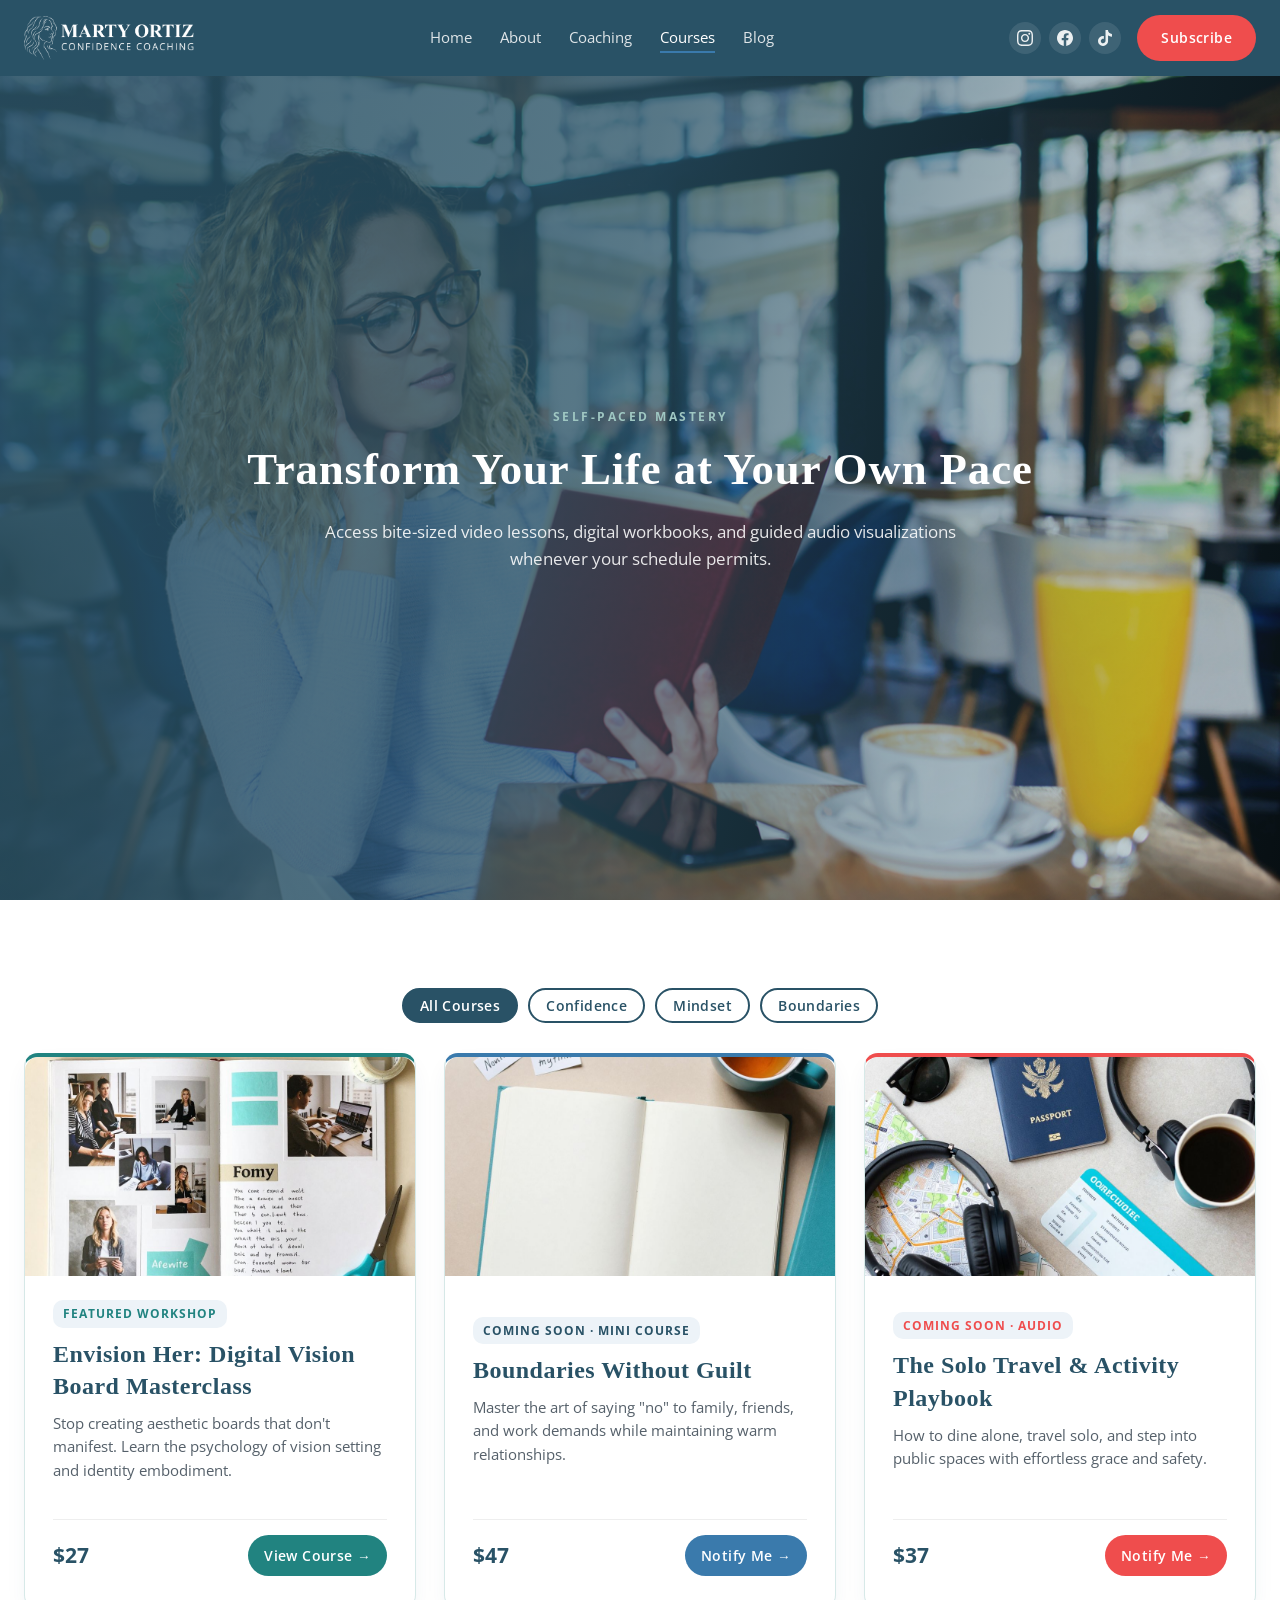
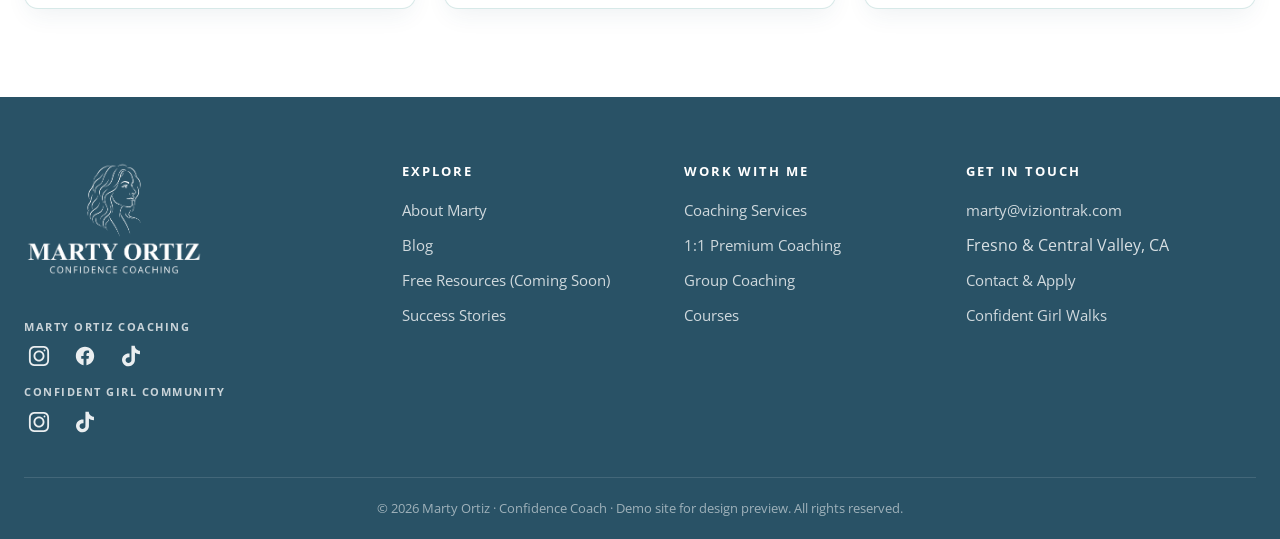
<file: demo/courses.html>
﻿<!DOCTYPE html>
<html lang="en">
<head>
    <meta charset="UTF-8">
    <meta name="viewport" content="width=device-width, initial-scale=1.0">
    <link rel="icon" type="image/png" href="images/marty-ortiz-favicon.png">
    <title>Digital Courses & Self-Paced Training | Marty Ortiz Confidence Coach</title>
    <meta name="description" content="Explore self-paced digital courses on confidence, singlehood, and vision setting by Marty Ortiz, CPCC.">
    <link rel="preconnect" href="https://fonts.googleapis.com">
    <link rel="preconnect" href="https://fonts.gstatic.com" crossorigin>
    <link href="https://fonts.googleapis.com/css2?family=Open+Sans:wght@300;400;600;700&family=Allura&display=swap" rel="stylesheet">
    <link rel="stylesheet" href="css/styles.css">
</head>
<body>

    <!-- Shared Header -->
    <header class="site-header" id="siteHeader">
        <div class="container header-inner">
            <a href="index.html" class="brand">
                <img src="images/marty-ortiz-logo-white-horizontal.png" alt="Marty Ortiz Confidence Coaching" class="brand-logo">
            </a>
            <nav class="main-nav" id="mainNav" aria-label="Main navigation">
                <ul>
                    <li><a href="index.html" class="nav-link">Home</a></li>
                    <li><a href="about.html" class="nav-link">About</a></li>
                    <li><a href="coaching.html" class="nav-link">Coaching</a></li>
                    <li><a href="courses.html" class="nav-link">Courses</a></li>
                    <li><a href="blog.html" class="nav-link">Blog</a></li>
                    <li class="nav-cta-mobile"><a href="index.html#newsletter" class="btn btn-primary btn-sm">Subscribe</a></li>
                </ul>
            </nav>
            <div class="header-actions">
                <div class="header-socials">
                    <a href="https://www.instagram.com/martyortizconfidencecoaching/" target="_blank" rel="noopener noreferrer" aria-label="Marty Ortiz on Instagram" class="header-social-link">
                        <svg viewBox="0 0 24 24" aria-hidden="true"><path d="M12 2.163c3.204 0 3.584.012 4.85.07 3.252.148 4.771 1.691 4.919 4.919.058 1.265.069 1.645.069 4.849 0 3.205-.012 3.584-.069 4.849-.149 3.225-1.664 4.771-4.919 4.919-1.266.058-1.644.07-4.85.07-3.204 0-3.584-.012-4.849-.07-3.26-.149-4.771-1.699-4.919-4.92-.058-1.265-.07-1.644-.07-4.849 0-3.204.013-3.583.07-4.849.149-3.227 1.664-4.771 4.919-4.919 1.266-.057 1.645-.069 4.849-.069zm0-2.163c-3.259 0-3.667.014-4.947.072-4.358.2-6.78 2.618-6.98 6.98-.059 1.281-.073 1.689-.073 4.948 0 3.259.014 3.668.072 4.948.2 4.358 2.618 6.78 6.98 6.98 1.281.058 1.689.072 4.948.072 3.259 0 3.668-.014 4.948-.072 4.354-.2 6.782-2.618 6.979-6.98.059-1.28.073-1.689.073-4.948 0-3.259-.014-3.667-.072-4.947-.196-4.354-2.617-6.78-6.979-6.98-1.281-.059-1.69-.073-4.949-.073zm0 5.838c-3.403 0-6.162 2.759-6.162 6.162s2.759 6.163 6.162 6.163 6.162-2.759 6.162-6.163c0-3.403-2.759-6.162-6.162-6.162zm0 10.162c-2.209 0-4-1.79-4-4 0-2.209 1.791-4 4-4s4 1.791 4 4c0 2.21-1.791 4-4 4zm6.406-11.845c-.796 0-1.441.645-1.441 1.44s.645 1.44 1.441 1.44c.795 0 1.439-.645 1.439-1.44s-.644-1.44-1.439-1.44z"/></svg>
                    </a>
                    <a href="https://www.facebook.com/martyortizcoaching" target="_blank" rel="noopener noreferrer" aria-label="Marty Ortiz on Facebook" class="header-social-link">
                        <svg viewBox="0 0 24 24" aria-hidden="true"><path d="M24 12.073c0-6.627-5.373-12-12-12s-12 5.373-12 12c0 5.99 4.388 10.954 10.125 11.854v-8.385H7.078v-3.47h3.047V9.43c0-3.007 1.792-4.669 4.533-4.669 1.312 0 2.686.235 2.686.235v2.953H15.83c-1.491 0-1.956.925-1.956 1.874v2.25h3.328l-.532 3.47h-2.796v8.385C19.612 23.027 24 18.062 24 12.073z"/></svg>
                    </a>
                    <a href="https://www.tiktok.com/@martyortizcoaching" target="_blank" rel="noopener noreferrer" aria-label="Marty Ortiz on TikTok" class="header-social-link">
                        <svg viewBox="0 0 24 24" aria-hidden="true"><path d="M12.525.02c1.31-.02 2.61-.01 3.91-.02.08 1.53.63 3.09 1.75 4.17 1.12 1.11 2.7 1.62 4.24 1.79v4.03c-1.44-.05-2.89-.35-4.2-.97-.57-.26-1.1-.59-1.62-1.01-.01 2.92.01 5.84-.02 8.75-.08 1.4-.54 2.79-1.35 3.94-1.31 1.92-3.58 3.17-5.91 3.21-1.43.08-2.86-.31-4.08-1.03-2.02-1.19-3.44-3.37-3.65-5.71-.02-.5-.03-1-.01-1.49.18-1.9 1.12-3.72 2.58-4.96 1.66-1.44 3.98-2.13 6.15-1.72.02 1.48-.04 2.96-.04 4.44-.99-.32-2.15-.23-3.02.37-.63.41-1.11 1.04-1.36 1.75-.21.51-.24 1.07-.14 1.61.24 1.64 1.82 2.89 3.5 2.79 1.4-.04 2.68-.89 3.19-2.18.25-.56.34-1.18.33-1.8V.02h-.19z"/></svg>
                    </a>
                </div>
                <a href="index.html#newsletter" class="btn btn-primary btn-nav">Subscribe</a>
                <button class="nav-toggle" id="navToggle" aria-label="Toggle navigation menu" aria-expanded="false" aria-controls="mainNav">
                    <span></span><span></span><span></span>
                </button>
            </div>
        </div>
    </header>

    <main>
        <!-- HERO -->
        <section class="hero hero--courses">
            <div class="container">
                <div class="hero-inner text-center">
                    <span class="eyebrow eyebrow-light">Self-Paced Mastery</span>
                    <h1>Transform Your Life at Your Own Pace</h1>
                    <p class="lead" style="max-width:700px; margin:0 auto;">Access bite-sized video lessons, digital workbooks, and guided audio visualizations whenever your schedule permits.</p>
                </div>
            </div>
        </section>

        <!-- FILTER CHIPS & COURSES GRID -->
        <section class="section">
            <div class="container">
                <!-- Filter Chips -->
                <div style="display:flex; justify-content:center; gap:10px; flex-wrap:wrap; margin-bottom:30px;" class="filter-chips">
                    <button class="btn btn-outline filter-chip active" data-filter="all" style="padding:6px 16px; font-size:0.9rem;">All Courses</button>
                    <button class="btn btn-outline filter-chip" data-filter="confidence" style="padding:6px 16px; font-size:0.9rem;">Confidence</button>
                    <button class="btn btn-outline filter-chip" data-filter="mindset" style="padding:6px 16px; font-size:0.9rem;">Mindset</button>
                    <button class="btn btn-outline filter-chip" data-filter="boundaries" style="padding:6px 16px; font-size:0.9rem;">Boundaries</button>
                </div>

                <!-- Grid -->
                <div class="grid grid-3" id="courseGrid">
                    <!-- Course 1 -->
                    <div class="card course-item reveal" data-category="mindset confidence" style="display:flex; flex-direction:column; justify-content:space-between; border-top:4px solid var(--accent-teal);">
                        <div class="card-media"><img src="images/course-envision-her.jpg" alt="Vision board flat lay for the Envision Her masterclass"></div>
                        <div>
                            <span class="badge" style="background:var(--bg-light); color:var(--accent-teal); font-weight:700; font-size:0.75rem; text-transform:uppercase; padding:4px 10px; border-radius:10px;">Featured Workshop</span>
                            <h3 style="margin-top:10px;">Envision Her: Digital Vision Board Masterclass</h3>
                            <p style="font-size:0.92rem; color:var(--text-light);">Stop creating aesthetic boards that don't manifest. Learn the psychology of vision setting and identity embodiment.</p>
                        </div>
                        <div style="margin-top:20px; border-top:1px solid #eee; padding-top:15px; display:flex; justify-content:space-between; align-items:center;">
                            <span style="font-weight:bold; font-size:1.3rem; color:var(--primary-dark);">$27</span>
                            <a href="course-envision-her.html" class="btn btn-teal" style="font-size:0.85rem; padding:8px 14px;">View Course &rarr;</a>
                        </div>
                    </div>

                    <!-- Course 2 -->
                    <div class="card course-item reveal" data-category="boundaries" style="display:flex; flex-direction:column; justify-content:space-between; border-top:4px solid var(--brand-primary-blue);">
                        <div class="card-media"><img src="images/course-boundaries-journal.jpg" alt="Journal and tea flat lay for the Boundaries Without Guilt mini course"></div>
                        <div>
                            <span class="badge" style="background:var(--bg-light); color:var(--brand-dark-navy); font-weight:700; font-size:0.75rem; text-transform:uppercase; padding:4px 10px; border-radius:10px;">Coming Soon &middot; Mini Course</span>
                            <h3 style="margin-top:10px;">Boundaries Without Guilt</h3>
                            <p style="font-size:0.92rem; color:var(--text-light);">Master the art of saying "no" to family, friends, and work demands while maintaining warm relationships.</p>
                        </div>
                        <div style="margin-top:20px; border-top:1px solid #eee; padding-top:15px; display:flex; justify-content:space-between; align-items:center;">
                            <span style="font-weight:bold; font-size:1.3rem; color:var(--primary-dark);">$47</span>
                            <a href="contact.html" class="btn btn-primary" style="font-size:0.85rem; padding:8px 14px; background:var(--brand-primary-blue); color:white;">Notify Me &rarr;</a>
                        </div>
                    </div>

                    <!-- Course 3 -->
                    <div class="card course-item reveal" data-category="confidence" style="display:flex; flex-direction:column; justify-content:space-between; border-top:4px solid var(--accent);">
                        <div class="card-media"><img src="images/course-solo-travel.jpg" alt="Solo travel essentials flat lay for the Solo Travel & Activity Playbook"></div>
                        <div>
                            <span class="badge" style="background:var(--bg-light); color:var(--accent); font-weight:700; font-size:0.75rem; text-transform:uppercase; padding:4px 10px; border-radius:10px;">Coming Soon &middot; Audio</span>
                            <h3 style="margin-top:10px;">The Solo Travel & Activity Playbook</h3>
                            <p style="font-size:0.92rem; color:var(--text-light);">How to dine alone, travel solo, and step into public spaces with effortless grace and safety.</p>
                        </div>
                        <div style="margin-top:20px; border-top:1px solid #eee; padding-top:15px; display:flex; justify-content:space-between; align-items:center;">
                            <span style="font-weight:bold; font-size:1.3rem; color:var(--primary-dark);">$37</span>
                            <a href="contact.html" class="btn btn-accent" style="font-size:0.85rem; padding:8px 14px;">Notify Me &rarr;</a>
                        </div>
                    </div>
                </div>
            </div>
        </section>
    </main>

    <!-- ============ Shared footer (identical markup on every page) ============ -->
    <footer class="site-footer">
        <div class="container">
            <div class="footer-grid">
                <div>
                    <a href="index.html" class="footer-brand">
                        <img src="images/marty-ortiz-logo-white-vertical.png" alt="Marty Ortiz Confidence Coaching" class="footer-brand-logo">
                    </a>
                    <div class="footer-socials">
                        <div class="footer-social-group">
                            <span class="footer-social-title">Marty Ortiz Coaching</span>
                            <div class="footer-social-icons">
                                <a href="https://www.instagram.com/martyortizconfidencecoaching/" target="_blank" rel="noopener noreferrer" aria-label="Marty Ortiz on Instagram" class="footer-social-icon">
                                    <svg viewBox="0 0 24 24" aria-hidden="true"><path fill-rule="evenodd" clip-rule="evenodd" d="M12 18C15.3137 18 18 15.3137 18 12C18 8.68629 15.3137 6 12 6C8.68629 6 6 8.68629 6 12C6 15.3137 8.68629 18 12 18ZM12 16C14.2091 16 16 14.2091 16 12C16 9.79086 14.2091 8 12 8C9.79086 8 8 9.79086 8 12C8 14.2091 9.79086 16 12 16Z"/><path d="M18 5C17.4477 5 17 5.44772 17 6C17 6.55228 17.4477 7 18 7C18.5523 7 19 6.55228 19 6C19 5.44772 18.5523 5 18 5Z"/><path fill-rule="evenodd" clip-rule="evenodd" d="M1.65396 4.27606C1 5.55953 1 7.23969 1 10.6V13.4C1 16.7603 1 18.4405 1.65396 19.7239C2.2292 20.8529 3.14708 21.7708 4.27606 22.346C5.55953 23 7.23969 23 10.6 23H13.4C16.7603 23 18.4405 23 19.7239 22.346C20.8529 21.7708 21.7708 20.8529 22.346 19.7239C23 18.4405 23 16.7603 23 13.4V10.6C23 7.23969 23 5.55953 22.346 4.27606C21.7708 3.14708 20.8529 2.2292 19.7239 1.65396C18.4405 1 16.7603 1 13.4 1H10.6C7.23969 1 5.55953 1 4.27606 1.65396C3.14708 2.2292 2.2292 3.14708 1.65396 4.27606ZM13.4 3H10.6C8.88684 3 7.72225 3.00156 6.82208 3.0751C5.94524 3.14674 5.49684 3.27659 5.18404 3.43597C4.43139 3.81947 3.81947 4.43139 3.43597 5.18404C3.27659 5.49684 3.14674 5.94524 3.0751 6.82208C3.00156 7.72225 3 8.88684 3 10.6V13.4C3 15.1132 3.00156 16.2777 3.0751 17.1779C3.14674 18.0548 3.27659 18.5032 3.43597 18.816C3.81947 19.5686 4.43139 20.1805 5.18404 20.564C5.49684 20.7234 5.94524 20.8533 6.82208 20.9249C7.72225 20.9984 8.88684 21 10.6 21H13.4C15.1132 21 16.2777 20.9984 17.1779 20.9249C18.0548 20.8533 18.5032 20.7234 18.816 20.564C19.5686 20.1805 20.1805 19.5686 20.564 18.816C20.7234 18.5032 20.8533 18.0548 20.9249 17.1779C20.9984 16.2777 21 15.1132 21 13.4V10.6C21 8.88684 20.9984 7.72225 20.9249 6.82208C20.8533 5.94524 20.7234 5.49684 20.564 5.18404C20.1805 4.43139 19.5686 3.81947 18.816 3.43597C18.5032 3.27659 18.0548 3.14674 17.1779 3.0751C16.2777 3.00156 15.1132 3 13.4 3Z"/></svg>
                                </a>
                                <a href="https://www.facebook.com/martyortizcoaching" target="_blank" rel="noopener noreferrer" aria-label="Marty Ortiz on Facebook" class="footer-social-icon">
                                    <svg viewBox="0 0 24 24" aria-hidden="true"><path d="M12 2.03998C6.5 2.03998 2 6.52998 2 12.06C2 17.06 5.66 21.21 10.44 21.96V14.96H7.9V12.06H10.44V9.84998C10.44 7.33998 11.93 5.95998 14.22 5.95998C15.31 5.95998 16.45 6.14998 16.45 6.14998V8.61998H15.19C13.95 8.61998 13.56 9.38998 13.56 10.18V12.06H16.34L15.89 14.96H13.56V21.96C15.9164 21.5878 18.0622 20.3855 19.6099 18.57C21.1576 16.7546 22.0054 14.4456 22 12.06C22 6.52998 17.5 2.03998 12 2.03998Z"/></svg>
                                </a>
                                <a href="https://www.tiktok.com/@martyortizcoaching" target="_blank" rel="noopener noreferrer" aria-label="Marty Ortiz on TikTok" class="footer-social-icon">
                                    <svg viewBox="0 0 32 32" aria-hidden="true"><path d="M16.656 1.029c1.637-0.025 3.262-0.012 4.886-0.025 0.054 2.031 0.878 3.859 2.189 5.213l-0.002-0.002c1.411 1.271 3.247 2.095 5.271 2.235l0.028 0.002v5.036c-1.912-0.048-3.71-0.489-5.331-1.247l0.082 0.034c-0.784-0.377-1.447-0.764-2.077-1.196l0.052 0.034c-0.012 3.649 0.012 7.298-0.025 10.934-0.103 1.853-0.719 3.543-1.707 4.954l0.020-0.031c-1.652 2.366-4.328 3.919-7.371 4.011l-0.014 0c-0.123 0.006-0.268 0.009-0.414 0.009-1.73 0-3.347-0.482-4.725-1.319l0.040 0.023c-2.508-1.509-4.238-4.091-4.558-7.094l-0.004-0.041c-0.025-0.625-0.037-1.25-0.012-1.862 0.49-4.779 4.494-8.476 9.361-8.476 0.547 0 1.083 0.047 1.604 0.136l-0.056-0.008c0.025 1.849-0.050 3.699-0.050 5.548-0.423-0.153-0.911-0.242-1.42-0.242-1.868 0-3.457 1.194-4.045 2.861l-0.009 0.030c-0.133 0.427-0.21 0.918-0.21 1.426 0 0.206 0.013 0.41 0.037 0.61l-0.002-0.024c0.332 2.046 2.086 3.59 4.201 3.59 0.061 0 0.121-0.001 0.181-0.004l-0.009 0c1.463-0.044 2.733-0.831 3.451-1.994l0.010-0.018c0.267-0.372 0.45-0.822 0.511-1.311l0.001-0.014c0.125-2.237 0.075-4.461 0.087-6.698 0.012-5.036-0.012-10.060 0.025-15.083z"/></svg>
                                </a>
                            </div>
                        </div>
                        <div class="footer-social-group">
                            <span class="footer-social-title">Confident Girl Community</span>
                            <div class="footer-social-icons">
                                <a href="https://www.instagram.com/confidentgirlwalks/" target="_blank" rel="noopener noreferrer" aria-label="Confident Girl Walks on Instagram" class="footer-social-icon">
                                    <svg viewBox="0 0 24 24" aria-hidden="true"><path fill-rule="evenodd" clip-rule="evenodd" d="M12 18C15.3137 18 18 15.3137 18 12C18 8.68629 15.3137 6 12 6C8.68629 6 6 8.68629 6 12C6 15.3137 8.68629 18 12 18ZM12 16C14.2091 16 16 14.2091 16 12C16 9.79086 14.2091 8 12 8C9.79086 8 8 9.79086 8 12C8 14.2091 9.79086 16 12 16Z"/><path d="M18 5C17.4477 5 17 5.44772 17 6C17 6.55228 17.4477 7 18 7C18.5523 7 19 6.55228 19 6C19 5.44772 18.5523 5 18 5Z"/><path fill-rule="evenodd" clip-rule="evenodd" d="M1.65396 4.27606C1 5.55953 1 7.23969 1 10.6V13.4C1 16.7603 1 18.4405 1.65396 19.7239C2.2292 20.8529 3.14708 21.7708 4.27606 22.346C5.55953 23 7.23969 23 10.6 23H13.4C16.7603 23 18.4405 23 19.7239 22.346C20.8529 21.7708 21.7708 20.8529 22.346 19.7239C23 18.4405 23 16.7603 23 13.4V10.6C23 7.23969 23 5.55953 22.346 4.27606C21.7708 3.14708 20.8529 2.2292 19.7239 1.65396C18.4405 1 16.7603 1 13.4 1H10.6C7.23969 1 5.55953 1 4.27606 1.65396C3.14708 2.2292 2.2292 3.14708 1.65396 4.27606ZM13.4 3H10.6C8.88684 3 7.72225 3.00156 6.82208 3.0751C5.94524 3.14674 5.49684 3.27659 5.18404 3.43597C4.43139 3.81947 3.81947 4.43139 3.43597 5.18404C3.27659 5.49684 3.14674 5.94524 3.0751 6.82208C3.00156 7.72225 3 8.88684 3 10.6V13.4C3 15.1132 3.00156 16.2777 3.0751 17.1779C3.14674 18.0548 3.27659 18.5032 3.43597 18.816C3.81947 19.5686 4.43139 20.1805 5.18404 20.564C5.49684 20.7234 5.94524 20.8533 6.82208 20.9249C7.72225 20.9984 8.88684 21 10.6 21H13.4C15.1132 21 16.2777 20.9984 17.1779 20.9249C18.0548 20.8533 18.5032 20.7234 18.816 20.564C19.5686 20.1805 20.1805 19.5686 20.564 18.816C20.7234 18.5032 20.8533 18.0548 20.9249 17.1779C20.9984 16.2777 21 15.1132 21 13.4V10.6C21 8.88684 20.9984 7.72225 20.9249 6.82208C20.8533 5.94524 20.7234 5.49684 20.564 5.18404C20.1805 4.43139 19.5686 3.81947 18.816 3.43597C18.5032 3.27659 18.0548 3.14674 17.1779 3.0751C16.2777 3.00156 15.1132 3 13.4 3Z"/></svg>
                                </a>
                                <a href="https://www.tiktok.com/@confidentgirlwalks" target="_blank" rel="noopener noreferrer" aria-label="Confident Girl Walks on TikTok" class="footer-social-icon">
                                    <svg viewBox="0 0 32 32" aria-hidden="true"><path d="M16.656 1.029c1.637-0.025 3.262-0.012 4.886-0.025 0.054 2.031 0.878 3.859 2.189 5.213l-0.002-0.002c1.411 1.271 3.247 2.095 5.271 2.235l0.028 0.002v5.036c-1.912-0.048-3.71-0.489-5.331-1.247l0.082 0.034c-0.784-0.377-1.447-0.764-2.077-1.196l0.052 0.034c-0.012 3.649 0.012 7.298-0.025 10.934-0.103 1.853-0.719 3.543-1.707 4.954l0.020-0.031c-1.652 2.366-4.328 3.919-7.371 4.011l-0.014 0c-0.123 0.006-0.268 0.009-0.414 0.009-1.73 0-3.347-0.482-4.725-1.319l0.040 0.023c-2.508-1.509-4.238-4.091-4.558-7.094l-0.004-0.041c-0.025-0.625-0.037-1.25-0.012-1.862 0.49-4.779 4.494-8.476 9.361-8.476 0.547 0 1.083 0.047 1.604 0.136l-0.056-0.008c0.025 1.849-0.050 3.699-0.050 5.548-0.423-0.153-0.911-0.242-1.42-0.242-1.868 0-3.457 1.194-4.045 2.861l-0.009 0.030c-0.133 0.427-0.21 0.918-0.21 1.426 0 0.206 0.013 0.41 0.037 0.61l-0.002-0.024c0.332 2.046 2.086 3.59 4.201 3.59 0.061 0 0.121-0.001 0.181-0.004l-0.009 0c1.463-0.044 2.733-0.831 3.451-1.994l0.010-0.018c0.267-0.372 0.45-0.822 0.511-1.311l0.001-0.014c0.125-2.237 0.075-4.461 0.087-6.698 0.012-5.036-0.012-10.060 0.025-15.083z"/></svg>
                                </a>
                            </div>
                        </div>
                    </div>
                </div>
                <div>
                    <div class="footer-heading">Explore</div>
                    <ul class="footer-links">
                        <li><a href="about.html">About Marty</a></li>
                        <li><a href="blog.html">Blog</a></li>
                        <li><a href="resources.html">Free Resources <span aria-hidden="true">(Coming Soon)</span></a></li>
                        <li><a href="success-stories.html">Success Stories</a></li>
                    </ul>
                </div>
                <div>
                    <div class="footer-heading">Work With Me</div>
                    <ul class="footer-links">
                        <li><a href="coaching.html">Coaching Services</a></li>
                        <li><a href="coaching-1on1.html">1:1 Premium Coaching</a></li>
                        <li><a href="coaching-group.html">Group Coaching</a></li>
                        <li><a href="courses.html">Courses</a></li>
                    </ul>
                </div>
                <div>
                    <div class="footer-heading">Get In Touch</div>
                    <ul class="footer-links">
                        <li><a href="mailto:marty@viziontrak.com">marty@viziontrak.com</a></li>
                        <li>Fresno &amp; Central Valley, CA</li>
                        <li><a href="contact.html">Contact &amp; Apply</a></li>
                        <li><a href="confident-girl-walks.html">Confident Girl Walks</a></li>
                    </ul>
                </div>
            </div>
            <div class="footer-bottom">
                &copy; <span class="js-year">2026</span> Marty Ortiz &middot; Confidence Coach &middot; Demo site for design preview. All rights reserved.
            </div>
        </div>
    </footer>

    <script src="js/main.js"></script>
</body>
</html>
</file>
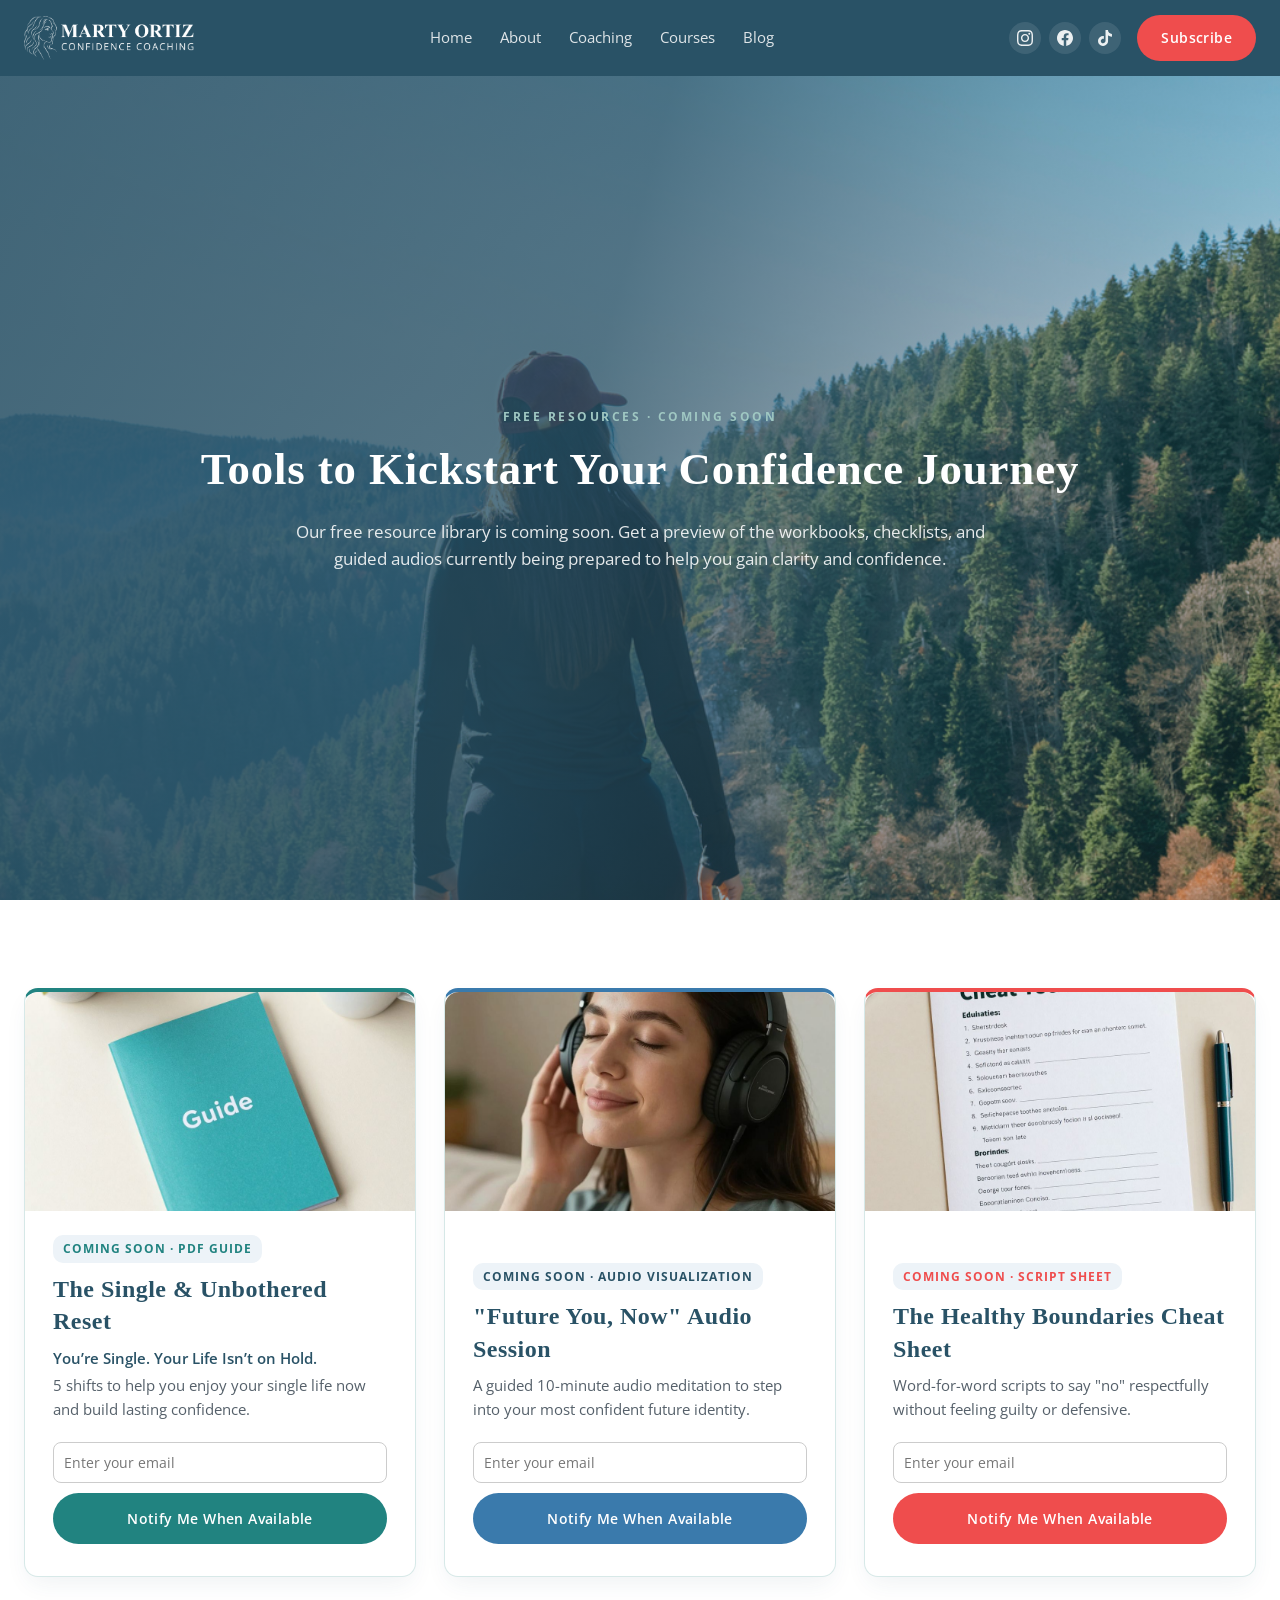
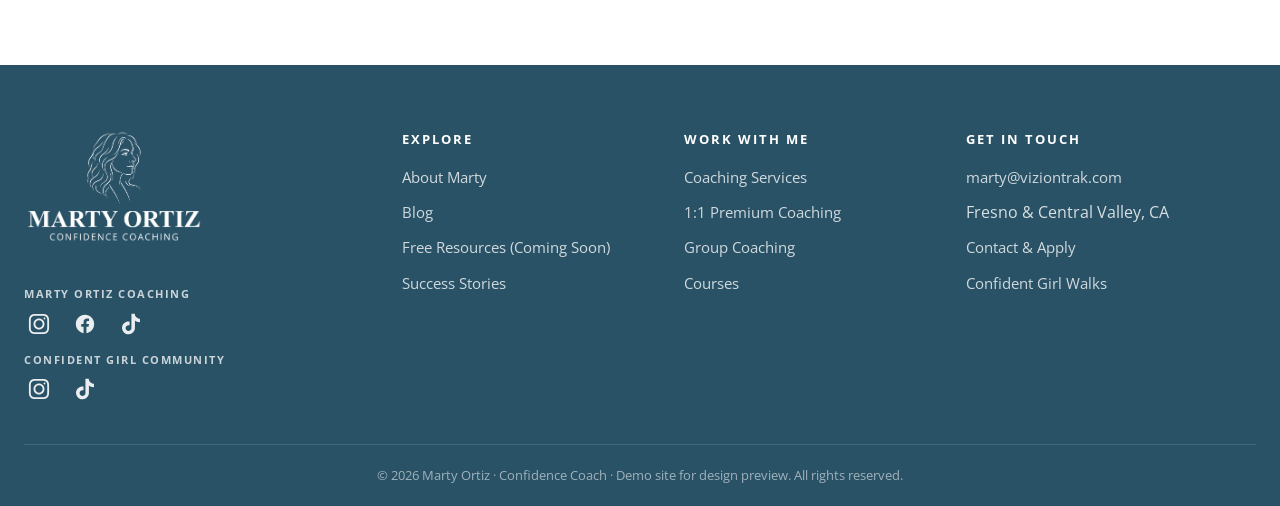
<file: demo/resources.html>
<!DOCTYPE html>
<html lang="en">
<head>
    <meta charset="UTF-8">
    <meta name="viewport" content="width=device-width, initial-scale=1.0">
    <link rel="icon" type="image/png" href="images/marty-ortiz-favicon.png">
    <title>Free Confidence Resources Coming Soon | Marty Ortiz Confidence Coach</title>
    <meta name="description" content="Preview upcoming free confidence guides, self-discovery workbooks, and audio visualizations from Marty Ortiz, CPCC.">
    <link rel="preconnect" href="https://fonts.googleapis.com">
    <link rel="preconnect" href="https://fonts.gstatic.com" crossorigin>
    <link href="https://fonts.googleapis.com/css2?family=Open+Sans:wght@300;400;600;700&family=Allura&display=swap" rel="stylesheet">
    <link rel="stylesheet" href="css/styles.css">
</head>
<body>

    <!-- Shared Header -->
    <header class="site-header" id="siteHeader">
        <div class="container header-inner">
            <a href="index.html" class="brand">
                <img src="images/marty-ortiz-logo-white-horizontal.png" alt="Marty Ortiz Confidence Coaching" class="brand-logo">
            </a>
            <nav class="main-nav" id="mainNav" aria-label="Main navigation">
                <ul>
                    <li><a href="index.html" class="nav-link">Home</a></li>
                    <li><a href="about.html" class="nav-link">About</a></li>
                    <li><a href="coaching.html" class="nav-link">Coaching</a></li>
                    <li><a href="courses.html" class="nav-link">Courses</a></li>
                    <li><a href="blog.html" class="nav-link">Blog</a></li>
                    <li class="nav-cta-mobile"><a href="index.html#newsletter" class="btn btn-primary btn-sm">Subscribe</a></li>
                </ul>
            </nav>
            <div class="header-actions">
                <div class="header-socials">
                    <a href="https://www.instagram.com/martyortizconfidencecoaching/" target="_blank" rel="noopener noreferrer" aria-label="Marty Ortiz on Instagram" class="header-social-link">
                        <svg viewBox="0 0 24 24" aria-hidden="true"><path d="M12 2.163c3.204 0 3.584.012 4.85.07 3.252.148 4.771 1.691 4.919 4.919.058 1.265.069 1.645.069 4.849 0 3.205-.012 3.584-.069 4.849-.149 3.225-1.664 4.771-4.919 4.919-1.266.058-1.644.07-4.85.07-3.204 0-3.584-.012-4.849-.07-3.26-.149-4.771-1.699-4.919-4.92-.058-1.265-.07-1.644-.07-4.849 0-3.204.013-3.583.07-4.849.149-3.227 1.664-4.771 4.919-4.919 1.266-.057 1.645-.069 4.849-.069zm0-2.163c-3.259 0-3.667.014-4.947.072-4.358.2-6.78 2.618-6.98 6.98-.059 1.281-.073 1.689-.073 4.948 0 3.259.014 3.668.072 4.948.2 4.358 2.618 6.78 6.98 6.98 1.281.058 1.689.072 4.948.072 3.259 0 3.668-.014 4.948-.072 4.354-.2 6.782-2.618 6.979-6.98.059-1.28.073-1.689.073-4.948 0-3.259-.014-3.667-.072-4.947-.196-4.354-2.617-6.78-6.979-6.98-1.281-.059-1.69-.073-4.949-.073zm0 5.838c-3.403 0-6.162 2.759-6.162 6.162s2.759 6.163 6.162 6.163 6.162-2.759 6.162-6.163c0-3.403-2.759-6.162-6.162-6.162zm0 10.162c-2.209 0-4-1.79-4-4 0-2.209 1.791-4 4-4s4 1.791 4 4c0 2.21-1.791 4-4 4zm6.406-11.845c-.796 0-1.441.645-1.441 1.44s.645 1.44 1.441 1.44c.795 0 1.439-.645 1.439-1.44s-.644-1.44-1.439-1.44z"/></svg>
                    </a>
                    <a href="https://www.facebook.com/martyortizcoaching" target="_blank" rel="noopener noreferrer" aria-label="Marty Ortiz on Facebook" class="header-social-link">
                        <svg viewBox="0 0 24 24" aria-hidden="true"><path d="M24 12.073c0-6.627-5.373-12-12-12s-12 5.373-12 12c0 5.99 4.388 10.954 10.125 11.854v-8.385H7.078v-3.47h3.047V9.43c0-3.007 1.792-4.669 4.533-4.669 1.312 0 2.686.235 2.686.235v2.953H15.83c-1.491 0-1.956.925-1.956 1.874v2.25h3.328l-.532 3.47h-2.796v8.385C19.612 23.027 24 18.062 24 12.073z"/></svg>
                    </a>
                    <a href="https://www.tiktok.com/@martyortizcoaching" target="_blank" rel="noopener noreferrer" aria-label="Marty Ortiz on TikTok" class="header-social-link">
                        <svg viewBox="0 0 24 24" aria-hidden="true"><path d="M12.525.02c1.31-.02 2.61-.01 3.91-.02.08 1.53.63 3.09 1.75 4.17 1.12 1.11 2.7 1.62 4.24 1.79v4.03c-1.44-.05-2.89-.35-4.2-.97-.57-.26-1.1-.59-1.62-1.01-.01 2.92.01 5.84-.02 8.75-.08 1.4-.54 2.79-1.35 3.94-1.31 1.92-3.58 3.17-5.91 3.21-1.43.08-2.86-.31-4.08-1.03-2.02-1.19-3.44-3.37-3.65-5.71-.02-.5-.03-1-.01-1.49.18-1.9 1.12-3.72 2.58-4.96 1.66-1.44 3.98-2.13 6.15-1.72.02 1.48-.04 2.96-.04 4.44-.99-.32-2.15-.23-3.02.37-.63.41-1.11 1.04-1.36 1.75-.21.51-.24 1.07-.14 1.61.24 1.64 1.82 2.89 3.5 2.79 1.4-.04 2.68-.89 3.19-2.18.25-.56.34-1.18.33-1.8V.02h-.19z"/></svg>
                    </a>
                </div>
                <a href="index.html#newsletter" class="btn btn-primary btn-nav">Subscribe</a>
                <button class="nav-toggle" id="navToggle" aria-label="Toggle navigation menu" aria-expanded="false" aria-controls="mainNav">
                    <span></span><span></span><span></span>
                </button>
            </div>
        </div>
    </header>

    <main>
        <!-- HERO -->
        <section class="hero hero--resources">
            <div class="container">
                <div class="hero-inner text-center">
                    <span class="eyebrow eyebrow-light">Free Resources &middot; Coming Soon</span>
                    <h1>Tools to Kickstart Your Confidence Journey</h1>
                    <p class="lead" style="max-width:700px; margin:0 auto;">Our free resource library is coming soon. Get a preview of the workbooks, checklists, and guided audios currently being prepared to help you gain clarity and confidence.</p>
                </div>
            </div>
        </section>

        <!-- LEAD MAGNET GRID -->
        <section class="section">
            <div class="container">
                <div class="grid grid-3">

                    <!-- Resource 1 -->
                    <div class="card reveal" style="display:flex; flex-direction:column; justify-content:space-between; border-top:4px solid var(--accent-teal);">
                        <div class="card-media"><img src="images/resource-action-guide.jpg" alt="The Single &amp; Unbothered Reset Guide"></div>
                        <div>
                            <span class="badge" style="background:var(--bg-light); color:var(--accent-teal); font-weight:700; font-size:0.75rem; text-transform:uppercase; padding:4px 10px; border-radius:10px;">Coming Soon &middot; PDF Guide</span>
                            <h3 style="margin-top:10px;">The Single &amp; Unbothered Reset</h3>
                            <p style="font-weight:600; font-size:0.92rem; margin-bottom:4px; color:var(--primary-dark);">You&rsquo;re Single. Your Life Isn&rsquo;t on Hold.</p>
                            <p style="font-size:0.92rem; color:var(--text-light);">5 shifts to help you enjoy your single life now and build lasting confidence.</p>
                            
                            <form data-optin style="margin-top:20px; display:flex; flex-direction:column; gap:10px;">
                                <input type="email" placeholder="Enter your email" required class="form-control" style="padding:10px; border-radius:8px; border:1px solid #ccc; font-size:0.9rem;">
                                <button type="submit" class="btn btn-teal" style="font-size:0.9rem;">Notify Me When Available</button>
                            </form>
                            <div class="form-success" style="display:none; color:var(--accent-teal); font-weight:bold; margin-top:12px; font-size:0.88rem;">
                                📩 You&rsquo;re on the list! We&rsquo;ll email you when the guide is available.
                            </div>
                        </div>
                    </div>

                    <!-- Resource 2 -->
                    <div class="card reveal" style="display:flex; flex-direction:column; justify-content:space-between; border-top:4px solid var(--brand-primary-blue);">
                        <div class="card-media"><img src="images/resource-audio.jpg" alt="Woman listening to a guided audio meditation with headphones"></div>
                        <div>
                            <span class="badge" style="background:var(--bg-light); color:var(--brand-dark-navy); font-weight:700; font-size:0.75rem; text-transform:uppercase; padding:4px 10px; border-radius:10px;">Coming Soon &middot; Audio Visualization</span>
                            <h3 style="margin-top:10px;">"Future You, Now" Audio Session</h3>
                            <p style="font-size:0.92rem; color:var(--text-light);">A guided 10-minute audio meditation to step into your most confident future identity.</p>
                            
                            <form data-optin style="margin-top:20px; display:flex; flex-direction:column; gap:10px;">
                                <input type="email" placeholder="Enter your email" required class="form-control" style="padding:10px; border-radius:8px; border:1px solid #ccc; font-size:0.9rem;">
                                <button type="submit" class="btn btn-primary" style="font-size:0.9rem; background:var(--brand-primary-blue); color:white;">Notify Me When Available</button>
                            </form>
                            <div class="form-success" style="display:none; color:var(--brand-dark-navy); font-weight:bold; margin-top:12px; font-size:0.88rem;">
                                🎧 You&rsquo;re on the list! We&rsquo;ll email you when the audio is available.
                            </div>
                        </div>
                    </div>

                    <!-- Resource 3 -->
                    <div class="card reveal" style="display:flex; flex-direction:column; justify-content:space-between; border-top:4px solid var(--accent);">
                        <div class="card-media"><img src="images/resource-boundaries.jpg" alt="Printable Healthy Boundaries Cheat Sheet on a desk"></div>
                        <div>
                            <span class="badge" style="background:var(--bg-light); color:var(--accent); font-weight:700; font-size:0.75rem; text-transform:uppercase; padding:4px 10px; border-radius:10px;">Coming Soon &middot; Script Sheet</span>
                            <h3 style="margin-top:10px;">The Healthy Boundaries Cheat Sheet</h3>
                            <p style="font-size:0.92rem; color:var(--text-light);">Word-for-word scripts to say "no" respectfully without feeling guilty or defensive.</p>
                            
                            <form data-optin style="margin-top:20px; display:flex; flex-direction:column; gap:10px;">
                                <input type="email" placeholder="Enter your email" required class="form-control" style="padding:10px; border-radius:8px; border:1px solid #ccc; font-size:0.9rem;">
                                <button type="submit" class="btn btn-accent" style="font-size:0.9rem;">Notify Me When Available</button>
                            </form>
                            <div class="form-success" style="display:none; color:var(--accent); font-weight:bold; margin-top:12px; font-size:0.88rem;">
                                📄 You&rsquo;re on the list! We&rsquo;ll email you when the cheat sheet is available.
                            </div>
                        </div>
                    </div>

                </div>
            </div>
        </section>
    </main>

    <!-- ============ Shared footer (identical markup on every page) ============ -->
    <footer class="site-footer">
        <div class="container">
            <div class="footer-grid">
                <div>
                    <a href="index.html" class="footer-brand">
                        <img src="images/marty-ortiz-logo-white-vertical.png" alt="Marty Ortiz Confidence Coaching" class="footer-brand-logo">
                    </a>
                    <div class="footer-socials">
                        <div class="footer-social-group">
                            <span class="footer-social-title">Marty Ortiz Coaching</span>
                            <div class="footer-social-icons">
                                <a href="https://www.instagram.com/martyortizconfidencecoaching/" target="_blank" rel="noopener noreferrer" aria-label="Marty Ortiz on Instagram" class="footer-social-icon">
                                    <svg viewBox="0 0 24 24" aria-hidden="true"><path fill-rule="evenodd" clip-rule="evenodd" d="M12 18C15.3137 18 18 15.3137 18 12C18 8.68629 15.3137 6 12 6C8.68629 6 6 8.68629 6 12C6 15.3137 8.68629 18 12 18ZM12 16C14.2091 16 16 14.2091 16 12C16 9.79086 14.2091 8 12 8C9.79086 8 8 9.79086 8 12C8 14.2091 9.79086 16 12 16Z"/><path d="M18 5C17.4477 5 17 5.44772 17 6C17 6.55228 17.4477 7 18 7C18.5523 7 19 6.55228 19 6C19 5.44772 18.5523 5 18 5Z"/><path fill-rule="evenodd" clip-rule="evenodd" d="M1.65396 4.27606C1 5.55953 1 7.23969 1 10.6V13.4C1 16.7603 1 18.4405 1.65396 19.7239C2.2292 20.8529 3.14708 21.7708 4.27606 22.346C5.55953 23 7.23969 23 10.6 23H13.4C16.7603 23 18.4405 23 19.7239 22.346C20.8529 21.7708 21.7708 20.8529 22.346 19.7239C23 18.4405 23 16.7603 23 13.4V10.6C23 7.23969 23 5.55953 22.346 4.27606C21.7708 3.14708 20.8529 2.2292 19.7239 1.65396C18.4405 1 16.7603 1 13.4 1H10.6C7.23969 1 5.55953 1 4.27606 1.65396C3.14708 2.2292 2.2292 3.14708 1.65396 4.27606ZM13.4 3H10.6C8.88684 3 7.72225 3.00156 6.82208 3.0751C5.94524 3.14674 5.49684 3.27659 5.18404 3.43597C4.43139 3.81947 3.81947 4.43139 3.43597 5.18404C3.27659 5.49684 3.14674 5.94524 3.0751 6.82208C3.00156 7.72225 3 8.88684 3 10.6V13.4C3 15.1132 3.00156 16.2777 3.0751 17.1779C3.14674 18.0548 3.27659 18.5032 3.43597 18.816C3.81947 19.5686 4.43139 20.1805 5.18404 20.564C5.49684 20.7234 5.94524 20.8533 6.82208 20.9249C7.72225 20.9984 8.88684 21 10.6 21H13.4C15.1132 21 16.2777 20.9984 17.1779 20.9249C18.0548 20.8533 18.5032 20.7234 18.816 20.564C19.5686 20.1805 20.1805 19.5686 20.564 18.816C20.7234 18.5032 20.8533 18.0548 20.9249 17.1779C20.9984 16.2777 21 15.1132 21 13.4V10.6C21 8.88684 20.9984 7.72225 20.9249 6.82208C20.8533 5.94524 20.7234 5.49684 20.564 5.18404C20.1805 4.43139 19.5686 3.81947 18.816 3.43597C18.5032 3.27659 18.0548 3.14674 17.1779 3.0751C16.2777 3.00156 15.1132 3 13.4 3Z"/></svg>
                                </a>
                                <a href="https://www.facebook.com/martyortizcoaching" target="_blank" rel="noopener noreferrer" aria-label="Marty Ortiz on Facebook" class="footer-social-icon">
                                    <svg viewBox="0 0 24 24" aria-hidden="true"><path d="M12 2.03998C6.5 2.03998 2 6.52998 2 12.06C2 17.06 5.66 21.21 10.44 21.96V14.96H7.9V12.06H10.44V9.84998C10.44 7.33998 11.93 5.95998 14.22 5.95998C15.31 5.95998 16.45 6.14998 16.45 6.14998V8.61998H15.19C13.95 8.61998 13.56 9.38998 13.56 10.18V12.06H16.34L15.89 14.96H13.56V21.96C15.9164 21.5878 18.0622 20.3855 19.6099 18.57C21.1576 16.7546 22.0054 14.4456 22 12.06C22 6.52998 17.5 2.03998 12 2.03998Z"/></svg>
                                </a>
                                <a href="https://www.tiktok.com/@martyortizcoaching" target="_blank" rel="noopener noreferrer" aria-label="Marty Ortiz on TikTok" class="footer-social-icon">
                                    <svg viewBox="0 0 32 32" aria-hidden="true"><path d="M16.656 1.029c1.637-0.025 3.262-0.012 4.886-0.025 0.054 2.031 0.878 3.859 2.189 5.213l-0.002-0.002c1.411 1.271 3.247 2.095 5.271 2.235l0.028 0.002v5.036c-1.912-0.048-3.71-0.489-5.331-1.247l0.082 0.034c-0.784-0.377-1.447-0.764-2.077-1.196l0.052 0.034c-0.012 3.649 0.012 7.298-0.025 10.934-0.103 1.853-0.719 3.543-1.707 4.954l0.020-0.031c-1.652 2.366-4.328 3.919-7.371 4.011l-0.014 0c-0.123 0.006-0.268 0.009-0.414 0.009-1.73 0-3.347-0.482-4.725-1.319l0.040 0.023c-2.508-1.509-4.238-4.091-4.558-7.094l-0.004-0.041c-0.025-0.625-0.037-1.25-0.012-1.862 0.49-4.779 4.494-8.476 9.361-8.476 0.547 0 1.083 0.047 1.604 0.136l-0.056-0.008c0.025 1.849-0.050 3.699-0.050 5.548-0.423-0.153-0.911-0.242-1.42-0.242-1.868 0-3.457 1.194-4.045 2.861l-0.009 0.030c-0.133 0.427-0.21 0.918-0.21 1.426 0 0.206 0.013 0.41 0.037 0.61l-0.002-0.024c0.332 2.046 2.086 3.59 4.201 3.59 0.061 0 0.121-0.001 0.181-0.004l-0.009 0c1.463-0.044 2.733-0.831 3.451-1.994l0.010-0.018c0.267-0.372 0.45-0.822 0.511-1.311l0.001-0.014c0.125-2.237 0.075-4.461 0.087-6.698 0.012-5.036-0.012-10.060 0.025-15.083z"/></svg>
                                </a>
                            </div>
                        </div>
                        <div class="footer-social-group">
                            <span class="footer-social-title">Confident Girl Community</span>
                            <div class="footer-social-icons">
                                <a href="https://www.instagram.com/confidentgirlwalks/" target="_blank" rel="noopener noreferrer" aria-label="Confident Girl Walks on Instagram" class="footer-social-icon">
                                    <svg viewBox="0 0 24 24" aria-hidden="true"><path fill-rule="evenodd" clip-rule="evenodd" d="M12 18C15.3137 18 18 15.3137 18 12C18 8.68629 15.3137 6 12 6C8.68629 6 6 8.68629 6 12C6 15.3137 8.68629 18 12 18ZM12 16C14.2091 16 16 14.2091 16 12C16 9.79086 14.2091 8 12 8C9.79086 8 8 9.79086 8 12C8 14.2091 9.79086 16 12 16Z"/><path d="M18 5C17.4477 5 17 5.44772 17 6C17 6.55228 17.4477 7 18 7C18.5523 7 19 6.55228 19 6C19 5.44772 18.5523 5 18 5Z"/><path fill-rule="evenodd" clip-rule="evenodd" d="M1.65396 4.27606C1 5.55953 1 7.23969 1 10.6V13.4C1 16.7603 1 18.4405 1.65396 19.7239C2.2292 20.8529 3.14708 21.7708 4.27606 22.346C5.55953 23 7.23969 23 10.6 23H13.4C16.7603 23 18.4405 23 19.7239 22.346C20.8529 21.7708 21.7708 20.8529 22.346 19.7239C23 18.4405 23 16.7603 23 13.4V10.6C23 7.23969 23 5.55953 22.346 4.27606C21.7708 3.14708 20.8529 2.2292 19.7239 1.65396C18.4405 1 16.7603 1 13.4 1H10.6C7.23969 1 5.55953 1 4.27606 1.65396C3.14708 2.2292 2.2292 3.14708 1.65396 4.27606ZM13.4 3H10.6C8.88684 3 7.72225 3.00156 6.82208 3.0751C5.94524 3.14674 5.49684 3.27659 5.18404 3.43597C4.43139 3.81947 3.81947 4.43139 3.43597 5.18404C3.27659 5.49684 3.14674 5.94524 3.0751 6.82208C3.00156 7.72225 3 8.88684 3 10.6V13.4C3 15.1132 3.00156 16.2777 3.0751 17.1779C3.14674 18.0548 3.27659 18.5032 3.43597 18.816C3.81947 19.5686 4.43139 20.1805 5.18404 20.564C5.49684 20.7234 5.94524 20.8533 6.82208 20.9249C7.72225 20.9984 8.88684 21 10.6 21H13.4C15.1132 21 16.2777 20.9984 17.1779 20.9249C18.0548 20.8533 18.5032 20.7234 18.816 20.564C19.5686 20.1805 20.1805 19.5686 20.564 18.816C20.7234 18.5032 20.8533 18.0548 20.9249 17.1779C20.9984 16.2777 21 15.1132 21 13.4V10.6C21 8.88684 20.9984 7.72225 20.9249 6.82208C20.8533 5.94524 20.7234 5.49684 20.564 5.18404C20.1805 4.43139 19.5686 3.81947 18.816 3.43597C18.5032 3.27659 18.0548 3.14674 17.1779 3.0751C16.2777 3.00156 15.1132 3 13.4 3Z"/></svg>
                                </a>
                                <a href="https://www.tiktok.com/@confidentgirlwalks" target="_blank" rel="noopener noreferrer" aria-label="Confident Girl Walks on TikTok" class="footer-social-icon">
                                    <svg viewBox="0 0 32 32" aria-hidden="true"><path d="M16.656 1.029c1.637-0.025 3.262-0.012 4.886-0.025 0.054 2.031 0.878 3.859 2.189 5.213l-0.002-0.002c1.411 1.271 3.247 2.095 5.271 2.235l0.028 0.002v5.036c-1.912-0.048-3.71-0.489-5.331-1.247l0.082 0.034c-0.784-0.377-1.447-0.764-2.077-1.196l0.052 0.034c-0.012 3.649 0.012 7.298-0.025 10.934-0.103 1.853-0.719 3.543-1.707 4.954l0.020-0.031c-1.652 2.366-4.328 3.919-7.371 4.011l-0.014 0c-0.123 0.006-0.268 0.009-0.414 0.009-1.73 0-3.347-0.482-4.725-1.319l0.040 0.023c-2.508-1.509-4.238-4.091-4.558-7.094l-0.004-0.041c-0.025-0.625-0.037-1.25-0.012-1.862 0.49-4.779 4.494-8.476 9.361-8.476 0.547 0 1.083 0.047 1.604 0.136l-0.056-0.008c0.025 1.849-0.050 3.699-0.050 5.548-0.423-0.153-0.911-0.242-1.42-0.242-1.868 0-3.457 1.194-4.045 2.861l-0.009 0.030c-0.133 0.427-0.21 0.918-0.21 1.426 0 0.206 0.013 0.41 0.037 0.61l-0.002-0.024c0.332 2.046 2.086 3.59 4.201 3.59 0.061 0 0.121-0.001 0.181-0.004l-0.009 0c1.463-0.044 2.733-0.831 3.451-1.994l0.010-0.018c0.267-0.372 0.45-0.822 0.511-1.311l0.001-0.014c0.125-2.237 0.075-4.461 0.087-6.698 0.012-5.036-0.012-10.060 0.025-15.083z"/></svg>
                                </a>
                            </div>
                        </div>
                    </div>
                </div>
                <div>
                    <div class="footer-heading">Explore</div>
                    <ul class="footer-links">
                        <li><a href="about.html">About Marty</a></li>
                        <li><a href="blog.html">Blog</a></li>
                        <li><a href="resources.html">Free Resources <span aria-hidden="true">(Coming Soon)</span></a></li>
                        <li><a href="success-stories.html">Success Stories</a></li>
                    </ul>
                </div>
                <div>
                    <div class="footer-heading">Work With Me</div>
                    <ul class="footer-links">
                        <li><a href="coaching.html">Coaching Services</a></li>
                        <li><a href="coaching-1on1.html">1:1 Premium Coaching</a></li>
                        <li><a href="coaching-group.html">Group Coaching</a></li>
                        <li><a href="courses.html">Courses</a></li>
                    </ul>
                </div>
                <div>
                    <div class="footer-heading">Get In Touch</div>
                    <ul class="footer-links">
                        <li><a href="mailto:marty@viziontrak.com">marty@viziontrak.com</a></li>
                        <li>Fresno &amp; Central Valley, CA</li>
                        <li><a href="contact.html">Contact &amp; Apply</a></li>
                        <li><a href="confident-girl-walks.html">Confident Girl Walks</a></li>
                    </ul>
                </div>
            </div>
            <div class="footer-bottom">
                &copy; <span class="js-year">2026</span> Marty Ortiz &middot; Confidence Coach &middot; Demo site for design preview. All rights reserved.
            </div>
        </div>
    </footer>

    <script src="js/main.js"></script>
</body>
</html>
</file>
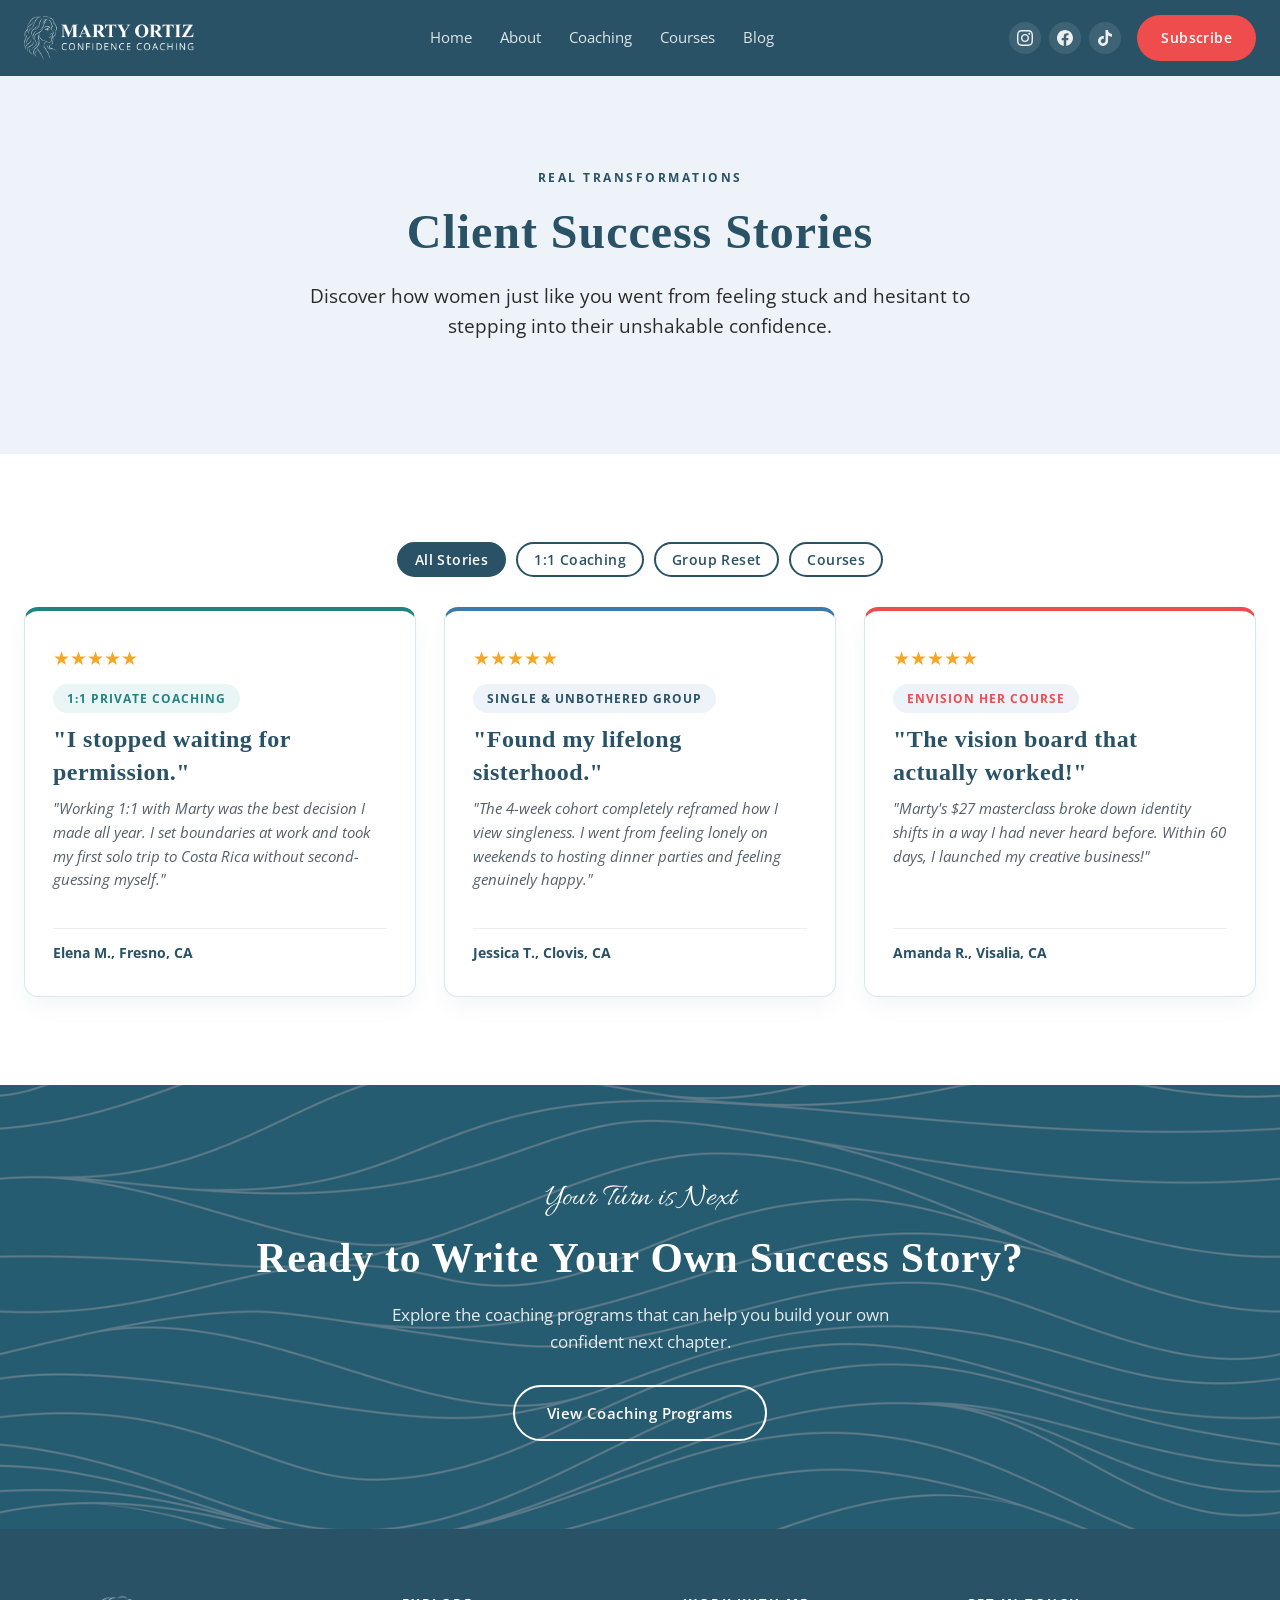
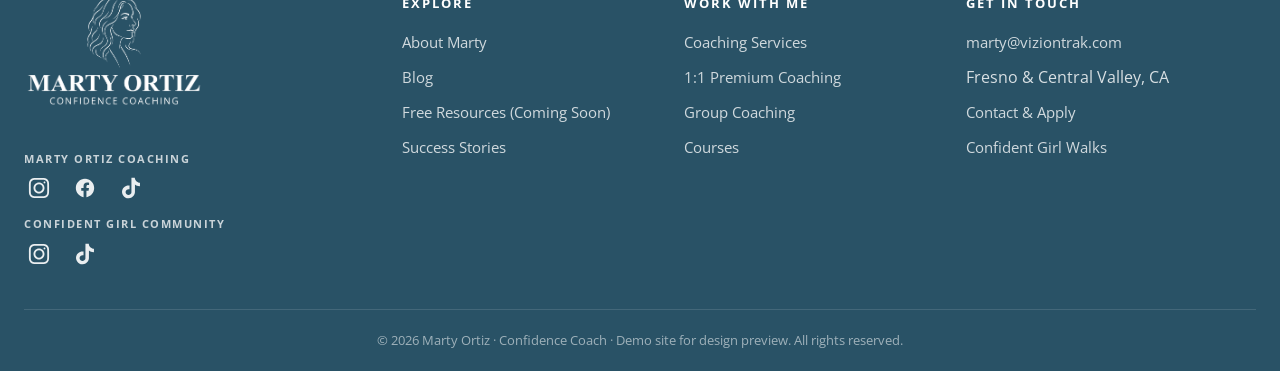
<file: demo/success-stories.html>
﻿<!DOCTYPE html>
<html lang="en">
<head>
    <meta charset="UTF-8">
    <meta name="viewport" content="width=device-width, initial-scale=1.0">
    <link rel="icon" type="image/png" href="images/marty-ortiz-favicon.png">
    <title>Success Stories & Testimonials | Marty Ortiz Coaching | Confidence Coach</title>
    <meta name="description" content="Read real client transformation stories from 1:1 coaching, group resets, and courses with Marty Ortiz, CPCC.">
    <link rel="preconnect" href="https://fonts.googleapis.com">
    <link rel="preconnect" href="https://fonts.gstatic.com" crossorigin>
    <link href="https://fonts.googleapis.com/css2?family=Open+Sans:wght@300;400;600;700&family=Allura&display=swap" rel="stylesheet">
    <link rel="stylesheet" href="css/styles.css">
</head>
<body>

    <!-- Shared Header -->
    <header class="site-header" id="siteHeader">
        <div class="container header-inner">
            <a href="index.html" class="brand">
                <img src="images/marty-ortiz-logo-white-horizontal.png" alt="Marty Ortiz Confidence Coaching" class="brand-logo">
            </a>
            <nav class="main-nav" id="mainNav" aria-label="Main navigation">
                <ul>
                    <li><a href="index.html" class="nav-link">Home</a></li>
                    <li><a href="about.html" class="nav-link">About</a></li>
                    <li><a href="coaching.html" class="nav-link">Coaching</a></li>
                    <li><a href="courses.html" class="nav-link">Courses</a></li>
                    <li><a href="blog.html" class="nav-link">Blog</a></li>
                    <li class="nav-cta-mobile"><a href="index.html#newsletter" class="btn btn-primary btn-sm">Subscribe</a></li>
                </ul>
            </nav>
            <div class="header-actions">
                <div class="header-socials">
                    <a href="https://www.instagram.com/martyortizconfidencecoaching/" target="_blank" rel="noopener noreferrer" aria-label="Marty Ortiz on Instagram" class="header-social-link">
                        <svg viewBox="0 0 24 24" aria-hidden="true"><path d="M12 2.163c3.204 0 3.584.012 4.85.07 3.252.148 4.771 1.691 4.919 4.919.058 1.265.069 1.645.069 4.849 0 3.205-.012 3.584-.069 4.849-.149 3.225-1.664 4.771-4.919 4.919-1.266.058-1.644.07-4.85.07-3.204 0-3.584-.012-4.849-.07-3.26-.149-4.771-1.699-4.919-4.92-.058-1.265-.07-1.644-.07-4.849 0-3.204.013-3.583.07-4.849.149-3.227 1.664-4.771 4.919-4.919 1.266-.057 1.645-.069 4.849-.069zm0-2.163c-3.259 0-3.667.014-4.947.072-4.358.2-6.78 2.618-6.98 6.98-.059 1.281-.073 1.689-.073 4.948 0 3.259.014 3.668.072 4.948.2 4.358 2.618 6.78 6.98 6.98 1.281.058 1.689.072 4.948.072 3.259 0 3.668-.014 4.948-.072 4.354-.2 6.782-2.618 6.979-6.98.059-1.28.073-1.689.073-4.948 0-3.259-.014-3.667-.072-4.947-.196-4.354-2.617-6.78-6.979-6.98-1.281-.059-1.69-.073-4.949-.073zm0 5.838c-3.403 0-6.162 2.759-6.162 6.162s2.759 6.163 6.162 6.163 6.162-2.759 6.162-6.163c0-3.403-2.759-6.162-6.162-6.162zm0 10.162c-2.209 0-4-1.79-4-4 0-2.209 1.791-4 4-4s4 1.791 4 4c0 2.21-1.791 4-4 4zm6.406-11.845c-.796 0-1.441.645-1.441 1.44s.645 1.44 1.441 1.44c.795 0 1.439-.645 1.439-1.44s-.644-1.44-1.439-1.44z"/></svg>
                    </a>
                    <a href="https://www.facebook.com/martyortizcoaching" target="_blank" rel="noopener noreferrer" aria-label="Marty Ortiz on Facebook" class="header-social-link">
                        <svg viewBox="0 0 24 24" aria-hidden="true"><path d="M24 12.073c0-6.627-5.373-12-12-12s-12 5.373-12 12c0 5.99 4.388 10.954 10.125 11.854v-8.385H7.078v-3.47h3.047V9.43c0-3.007 1.792-4.669 4.533-4.669 1.312 0 2.686.235 2.686.235v2.953H15.83c-1.491 0-1.956.925-1.956 1.874v2.25h3.328l-.532 3.47h-2.796v8.385C19.612 23.027 24 18.062 24 12.073z"/></svg>
                    </a>
                    <a href="https://www.tiktok.com/@martyortizcoaching" target="_blank" rel="noopener noreferrer" aria-label="Marty Ortiz on TikTok" class="header-social-link">
                        <svg viewBox="0 0 24 24" aria-hidden="true"><path d="M12.525.02c1.31-.02 2.61-.01 3.91-.02.08 1.53.63 3.09 1.75 4.17 1.12 1.11 2.7 1.62 4.24 1.79v4.03c-1.44-.05-2.89-.35-4.2-.97-.57-.26-1.1-.59-1.62-1.01-.01 2.92.01 5.84-.02 8.75-.08 1.4-.54 2.79-1.35 3.94-1.31 1.92-3.58 3.17-5.91 3.21-1.43.08-2.86-.31-4.08-1.03-2.02-1.19-3.44-3.37-3.65-5.71-.02-.5-.03-1-.01-1.49.18-1.9 1.12-3.72 2.58-4.96 1.66-1.44 3.98-2.13 6.15-1.72.02 1.48-.04 2.96-.04 4.44-.99-.32-2.15-.23-3.02.37-.63.41-1.11 1.04-1.36 1.75-.21.51-.24 1.07-.14 1.61.24 1.64 1.82 2.89 3.5 2.79 1.4-.04 2.68-.89 3.19-2.18.25-.56.34-1.18.33-1.8V.02h-.19z"/></svg>
                    </a>
                </div>
                <a href="index.html#newsletter" class="btn btn-primary btn-nav">Subscribe</a>
                <button class="nav-toggle" id="navToggle" aria-label="Toggle navigation menu" aria-expanded="false" aria-controls="mainNav">
                    <span></span><span></span><span></span>
                </button>
            </div>
        </div>
    </header>

    <main>
        <!-- HERO -->
        <section class="section bg-light text-center">
            <div class="container">
                <span class="eyebrow">Real Transformations</span>
                <h1>Client Success Stories</h1>
                <p class="lead" style="max-width:700px; margin:0 auto 1.5rem;">Discover how women just like you went from feeling stuck and hesitant to stepping into their unshakable confidence.</p>
            </div>
        </section>

        <!-- FILTER CHIPS & REVIEWS GRID -->
        <section class="section">
            <div class="container">
                <!-- Filter Chips -->
                <div style="display:flex; justify-content:center; gap:10px; flex-wrap:wrap; margin-bottom:30px;" class="filter-chips">
                    <button class="btn btn-outline filter-chip active" data-filter="all" style="padding:6px 16px; font-size:0.9rem;">All Stories</button>
                    <button class="btn btn-outline filter-chip" data-filter="1on1" style="padding:6px 16px; font-size:0.9rem;">1:1 Coaching</button>
                    <button class="btn btn-outline filter-chip" data-filter="group" style="padding:6px 16px; font-size:0.9rem;">Group Reset</button>
                    <button class="btn btn-outline filter-chip" data-filter="course" style="padding:6px 16px; font-size:0.9rem;">Courses</button>
                </div>

                <div class="grid grid-3">
                    
                    <!-- Story 1 -->
                    <div class="card blog-item reveal" data-category="1on1" style="display:flex; flex-direction:column; justify-content:space-between; border-top:4px solid var(--accent-teal);">
                        <div>
                            <div style="color:#f5a623; font-size:1.2rem; margin-bottom:10px;">★★★★★</div>
                            <span class="badge" style="background:#eaf6f5; color:var(--accent-teal); font-size:0.75rem; font-weight:bold; text-transform:uppercase;">1:1 Private Coaching</span>
                            <h3 style="margin-top:10px;">"I stopped waiting for permission."</h3>
                            <p style="font-size:0.92rem; color:var(--text-light); font-style:italic;">"Working 1:1 with Marty was the best decision I made all year. I set boundaries at work and took my first solo trip to Costa Rica without second-guessing myself."</p>
                        </div>
                        <div style="margin-top:20px; border-top:1px solid #eee; padding-top:12px; font-weight:bold; color:var(--primary-dark); font-size:0.9rem;">
                            Elena M., Fresno, CA
                        </div>
                    </div>

                    <!-- Story 2 -->
                    <div class="card blog-item reveal" data-category="group" style="display:flex; flex-direction:column; justify-content:space-between; border-top:4px solid var(--brand-primary-blue);">
                        <div>
                            <div style="color:#f5a623; font-size:1.2rem; margin-bottom:10px;">★★★★★</div>
                            <span class="badge" style="background:var(--bg-light); color:var(--brand-dark-navy); font-size:0.75rem; font-weight:bold; text-transform:uppercase;">Single & Unbothered Group</span>
                            <h3 style="margin-top:10px;">"Found my lifelong sisterhood."</h3>
                            <p style="font-size:0.92rem; color:var(--text-light); font-style:italic;">"The 4-week cohort completely reframed how I view singleness. I went from feeling lonely on weekends to hosting dinner parties and feeling genuinely happy."</p>
                        </div>
                        <div style="margin-top:20px; border-top:1px solid #eee; padding-top:12px; font-weight:bold; color:var(--primary-dark); font-size:0.9rem;">
                            Jessica T., Clovis, CA
                        </div>
                    </div>

                    <!-- Story 3 -->
                    <div class="card blog-item reveal" data-category="course" style="display:flex; flex-direction:column; justify-content:space-between; border-top:4px solid var(--accent);">
                        <div>
                            <div style="color:#f5a623; font-size:1.2rem; margin-bottom:10px;">★★★★★</div>
                            <span class="badge" style="background:var(--bg-light); color:var(--accent); font-size:0.75rem; font-weight:bold; text-transform:uppercase;">Envision Her Course</span>
                            <h3 style="margin-top:10px;">"The vision board that actually worked!"</h3>
                            <p style="font-size:0.92rem; color:var(--text-light); font-style:italic;">"Marty's $27 masterclass broke down identity shifts in a way I had never heard before. Within 60 days, I launched my creative business!"</p>
                        </div>
                        <div style="margin-top:20px; border-top:1px solid #eee; padding-top:12px; font-weight:bold; color:var(--primary-dark); font-size:0.9rem;">
                            Amanda R., Visalia, CA
                        </div>
                    </div>

                </div>
            </div>
        </section>

        <!-- CTA TO COACHING -->
        <section class="section bg-teal text-center cta-final">
            <div class="container">
                <span class="accent-script">Your Turn is Next</span>
                <h2>Ready to Write Your Own Success Story?</h2>
                <p>Explore the coaching programs that can help you build your own confident next chapter.</p>
                <div class="cta-buttons">
                    <a href="coaching.html" class="btn btn-outline" style="color:white; border-color:white;">View Coaching Programs</a>
                </div>
            </div>
        </section>
    </main>

    <!-- ============ Shared footer (identical markup on every page) ============ -->
    <footer class="site-footer">
        <div class="container">
            <div class="footer-grid">
                <div>
                    <a href="index.html" class="footer-brand">
                        <img src="images/marty-ortiz-logo-white-vertical.png" alt="Marty Ortiz Confidence Coaching" class="footer-brand-logo">
                    </a>
                    <div class="footer-socials">
                        <div class="footer-social-group">
                            <span class="footer-social-title">Marty Ortiz Coaching</span>
                            <div class="footer-social-icons">
                                <a href="https://www.instagram.com/martyortizconfidencecoaching/" target="_blank" rel="noopener noreferrer" aria-label="Marty Ortiz on Instagram" class="footer-social-icon">
                                    <svg viewBox="0 0 24 24" aria-hidden="true"><path fill-rule="evenodd" clip-rule="evenodd" d="M12 18C15.3137 18 18 15.3137 18 12C18 8.68629 15.3137 6 12 6C8.68629 6 6 8.68629 6 12C6 15.3137 8.68629 18 12 18ZM12 16C14.2091 16 16 14.2091 16 12C16 9.79086 14.2091 8 12 8C9.79086 8 8 9.79086 8 12C8 14.2091 9.79086 16 12 16Z"/><path d="M18 5C17.4477 5 17 5.44772 17 6C17 6.55228 17.4477 7 18 7C18.5523 7 19 6.55228 19 6C19 5.44772 18.5523 5 18 5Z"/><path fill-rule="evenodd" clip-rule="evenodd" d="M1.65396 4.27606C1 5.55953 1 7.23969 1 10.6V13.4C1 16.7603 1 18.4405 1.65396 19.7239C2.2292 20.8529 3.14708 21.7708 4.27606 22.346C5.55953 23 7.23969 23 10.6 23H13.4C16.7603 23 18.4405 23 19.7239 22.346C20.8529 21.7708 21.7708 20.8529 22.346 19.7239C23 18.4405 23 16.7603 23 13.4V10.6C23 7.23969 23 5.55953 22.346 4.27606C21.7708 3.14708 20.8529 2.2292 19.7239 1.65396C18.4405 1 16.7603 1 13.4 1H10.6C7.23969 1 5.55953 1 4.27606 1.65396C3.14708 2.2292 2.2292 3.14708 1.65396 4.27606ZM13.4 3H10.6C8.88684 3 7.72225 3.00156 6.82208 3.0751C5.94524 3.14674 5.49684 3.27659 5.18404 3.43597C4.43139 3.81947 3.81947 4.43139 3.43597 5.18404C3.27659 5.49684 3.14674 5.94524 3.0751 6.82208C3.00156 7.72225 3 8.88684 3 10.6V13.4C3 15.1132 3.00156 16.2777 3.0751 17.1779C3.14674 18.0548 3.27659 18.5032 3.43597 18.816C3.81947 19.5686 4.43139 20.1805 5.18404 20.564C5.49684 20.7234 5.94524 20.8533 6.82208 20.9249C7.72225 20.9984 8.88684 21 10.6 21H13.4C15.1132 21 16.2777 20.9984 17.1779 20.9249C18.0548 20.8533 18.5032 20.7234 18.816 20.564C19.5686 20.1805 20.1805 19.5686 20.564 18.816C20.7234 18.5032 20.8533 18.0548 20.9249 17.1779C20.9984 16.2777 21 15.1132 21 13.4V10.6C21 8.88684 20.9984 7.72225 20.9249 6.82208C20.8533 5.94524 20.7234 5.49684 20.564 5.18404C20.1805 4.43139 19.5686 3.81947 18.816 3.43597C18.5032 3.27659 18.0548 3.14674 17.1779 3.0751C16.2777 3.00156 15.1132 3 13.4 3Z"/></svg>
                                </a>
                                <a href="https://www.facebook.com/martyortizcoaching" target="_blank" rel="noopener noreferrer" aria-label="Marty Ortiz on Facebook" class="footer-social-icon">
                                    <svg viewBox="0 0 24 24" aria-hidden="true"><path d="M12 2.03998C6.5 2.03998 2 6.52998 2 12.06C2 17.06 5.66 21.21 10.44 21.96V14.96H7.9V12.06H10.44V9.84998C10.44 7.33998 11.93 5.95998 14.22 5.95998C15.31 5.95998 16.45 6.14998 16.45 6.14998V8.61998H15.19C13.95 8.61998 13.56 9.38998 13.56 10.18V12.06H16.34L15.89 14.96H13.56V21.96C15.9164 21.5878 18.0622 20.3855 19.6099 18.57C21.1576 16.7546 22.0054 14.4456 22 12.06C22 6.52998 17.5 2.03998 12 2.03998Z"/></svg>
                                </a>
                                <a href="https://www.tiktok.com/@martyortizcoaching" target="_blank" rel="noopener noreferrer" aria-label="Marty Ortiz on TikTok" class="footer-social-icon">
                                    <svg viewBox="0 0 32 32" aria-hidden="true"><path d="M16.656 1.029c1.637-0.025 3.262-0.012 4.886-0.025 0.054 2.031 0.878 3.859 2.189 5.213l-0.002-0.002c1.411 1.271 3.247 2.095 5.271 2.235l0.028 0.002v5.036c-1.912-0.048-3.71-0.489-5.331-1.247l0.082 0.034c-0.784-0.377-1.447-0.764-2.077-1.196l0.052 0.034c-0.012 3.649 0.012 7.298-0.025 10.934-0.103 1.853-0.719 3.543-1.707 4.954l0.020-0.031c-1.652 2.366-4.328 3.919-7.371 4.011l-0.014 0c-0.123 0.006-0.268 0.009-0.414 0.009-1.73 0-3.347-0.482-4.725-1.319l0.040 0.023c-2.508-1.509-4.238-4.091-4.558-7.094l-0.004-0.041c-0.025-0.625-0.037-1.25-0.012-1.862 0.49-4.779 4.494-8.476 9.361-8.476 0.547 0 1.083 0.047 1.604 0.136l-0.056-0.008c0.025 1.849-0.050 3.699-0.050 5.548-0.423-0.153-0.911-0.242-1.42-0.242-1.868 0-3.457 1.194-4.045 2.861l-0.009 0.030c-0.133 0.427-0.21 0.918-0.21 1.426 0 0.206 0.013 0.41 0.037 0.61l-0.002-0.024c0.332 2.046 2.086 3.59 4.201 3.59 0.061 0 0.121-0.001 0.181-0.004l-0.009 0c1.463-0.044 2.733-0.831 3.451-1.994l0.010-0.018c0.267-0.372 0.45-0.822 0.511-1.311l0.001-0.014c0.125-2.237 0.075-4.461 0.087-6.698 0.012-5.036-0.012-10.060 0.025-15.083z"/></svg>
                                </a>
                            </div>
                        </div>
                        <div class="footer-social-group">
                            <span class="footer-social-title">Confident Girl Community</span>
                            <div class="footer-social-icons">
                                <a href="https://www.instagram.com/confidentgirlwalks/" target="_blank" rel="noopener noreferrer" aria-label="Confident Girl Walks on Instagram" class="footer-social-icon">
                                    <svg viewBox="0 0 24 24" aria-hidden="true"><path fill-rule="evenodd" clip-rule="evenodd" d="M12 18C15.3137 18 18 15.3137 18 12C18 8.68629 15.3137 6 12 6C8.68629 6 6 8.68629 6 12C6 15.3137 8.68629 18 12 18ZM12 16C14.2091 16 16 14.2091 16 12C16 9.79086 14.2091 8 12 8C9.79086 8 8 9.79086 8 12C8 14.2091 9.79086 16 12 16Z"/><path d="M18 5C17.4477 5 17 5.44772 17 6C17 6.55228 17.4477 7 18 7C18.5523 7 19 6.55228 19 6C19 5.44772 18.5523 5 18 5Z"/><path fill-rule="evenodd" clip-rule="evenodd" d="M1.65396 4.27606C1 5.55953 1 7.23969 1 10.6V13.4C1 16.7603 1 18.4405 1.65396 19.7239C2.2292 20.8529 3.14708 21.7708 4.27606 22.346C5.55953 23 7.23969 23 10.6 23H13.4C16.7603 23 18.4405 23 19.7239 22.346C20.8529 21.7708 21.7708 20.8529 22.346 19.7239C23 18.4405 23 16.7603 23 13.4V10.6C23 7.23969 23 5.55953 22.346 4.27606C21.7708 3.14708 20.8529 2.2292 19.7239 1.65396C18.4405 1 16.7603 1 13.4 1H10.6C7.23969 1 5.55953 1 4.27606 1.65396C3.14708 2.2292 2.2292 3.14708 1.65396 4.27606ZM13.4 3H10.6C8.88684 3 7.72225 3.00156 6.82208 3.0751C5.94524 3.14674 5.49684 3.27659 5.18404 3.43597C4.43139 3.81947 3.81947 4.43139 3.43597 5.18404C3.27659 5.49684 3.14674 5.94524 3.0751 6.82208C3.00156 7.72225 3 8.88684 3 10.6V13.4C3 15.1132 3.00156 16.2777 3.0751 17.1779C3.14674 18.0548 3.27659 18.5032 3.43597 18.816C3.81947 19.5686 4.43139 20.1805 5.18404 20.564C5.49684 20.7234 5.94524 20.8533 6.82208 20.9249C7.72225 20.9984 8.88684 21 10.6 21H13.4C15.1132 21 16.2777 20.9984 17.1779 20.9249C18.0548 20.8533 18.5032 20.7234 18.816 20.564C19.5686 20.1805 20.1805 19.5686 20.564 18.816C20.7234 18.5032 20.8533 18.0548 20.9249 17.1779C20.9984 16.2777 21 15.1132 21 13.4V10.6C21 8.88684 20.9984 7.72225 20.9249 6.82208C20.8533 5.94524 20.7234 5.49684 20.564 5.18404C20.1805 4.43139 19.5686 3.81947 18.816 3.43597C18.5032 3.27659 18.0548 3.14674 17.1779 3.0751C16.2777 3.00156 15.1132 3 13.4 3Z"/></svg>
                                </a>
                                <a href="https://www.tiktok.com/@confidentgirlwalks" target="_blank" rel="noopener noreferrer" aria-label="Confident Girl Walks on TikTok" class="footer-social-icon">
                                    <svg viewBox="0 0 32 32" aria-hidden="true"><path d="M16.656 1.029c1.637-0.025 3.262-0.012 4.886-0.025 0.054 2.031 0.878 3.859 2.189 5.213l-0.002-0.002c1.411 1.271 3.247 2.095 5.271 2.235l0.028 0.002v5.036c-1.912-0.048-3.71-0.489-5.331-1.247l0.082 0.034c-0.784-0.377-1.447-0.764-2.077-1.196l0.052 0.034c-0.012 3.649 0.012 7.298-0.025 10.934-0.103 1.853-0.719 3.543-1.707 4.954l0.020-0.031c-1.652 2.366-4.328 3.919-7.371 4.011l-0.014 0c-0.123 0.006-0.268 0.009-0.414 0.009-1.73 0-3.347-0.482-4.725-1.319l0.040 0.023c-2.508-1.509-4.238-4.091-4.558-7.094l-0.004-0.041c-0.025-0.625-0.037-1.25-0.012-1.862 0.49-4.779 4.494-8.476 9.361-8.476 0.547 0 1.083 0.047 1.604 0.136l-0.056-0.008c0.025 1.849-0.050 3.699-0.050 5.548-0.423-0.153-0.911-0.242-1.42-0.242-1.868 0-3.457 1.194-4.045 2.861l-0.009 0.030c-0.133 0.427-0.21 0.918-0.21 1.426 0 0.206 0.013 0.41 0.037 0.61l-0.002-0.024c0.332 2.046 2.086 3.59 4.201 3.59 0.061 0 0.121-0.001 0.181-0.004l-0.009 0c1.463-0.044 2.733-0.831 3.451-1.994l0.010-0.018c0.267-0.372 0.45-0.822 0.511-1.311l0.001-0.014c0.125-2.237 0.075-4.461 0.087-6.698 0.012-5.036-0.012-10.060 0.025-15.083z"/></svg>
                                </a>
                            </div>
                        </div>
                    </div>
                </div>
                <div>
                    <div class="footer-heading">Explore</div>
                    <ul class="footer-links">
                        <li><a href="about.html">About Marty</a></li>
                        <li><a href="blog.html">Blog</a></li>
                        <li><a href="resources.html">Free Resources <span aria-hidden="true">(Coming Soon)</span></a></li>
                        <li><a href="success-stories.html">Success Stories</a></li>
                    </ul>
                </div>
                <div>
                    <div class="footer-heading">Work With Me</div>
                    <ul class="footer-links">
                        <li><a href="coaching.html">Coaching Services</a></li>
                        <li><a href="coaching-1on1.html">1:1 Premium Coaching</a></li>
                        <li><a href="coaching-group.html">Group Coaching</a></li>
                        <li><a href="courses.html">Courses</a></li>
                    </ul>
                </div>
                <div>
                    <div class="footer-heading">Get In Touch</div>
                    <ul class="footer-links">
                        <li><a href="mailto:marty@viziontrak.com">marty@viziontrak.com</a></li>
                        <li>Fresno &amp; Central Valley, CA</li>
                        <li><a href="contact.html">Contact &amp; Apply</a></li>
                        <li><a href="confident-girl-walks.html">Confident Girl Walks</a></li>
                    </ul>
                </div>
            </div>
            <div class="footer-bottom">
                &copy; <span class="js-year">2026</span> Marty Ortiz &middot; Confidence Coach &middot; Demo site for design preview. All rights reserved.
            </div>
        </div>
    </footer>

    <script src="js/main.js"></script>
</body>
</html>
</file>
<file: demo/css/styles.css>
/* ============================================================
   VIZION TRAK - MARTY ORTIZ CONFIDENCE COACHING (DEMO)
   Design system built from design.md brand tokens
   ------------------------------------------------------------
   Primary Blue #3a7aac | Deep Teal #218380 | Charcoal #2b2b2b
   Dark Navy  #295266 | Vibrant Red #ef4d4d
   Headings: Times New Roman Bold
   Body:     Open Sans Light / Regular
   Accent:   Allura
   ============================================================ */

:root {
    /* Brand palette */
    --brand-primary-blue: #3a7aac;
    --brand-deep-teal: #218380;
    --brand-charcoal: #2b2b2b;
    --brand-dark-navy: #295266;
    --brand-vibrant-red: #ef4d4d;

    /* Semantic aliases */
    --primary: var(--brand-primary-blue);
    --primary-dark: var(--brand-dark-navy);
    --accent: var(--brand-vibrant-red);
    --accent-teal: var(--brand-deep-teal);
    --text-main: var(--brand-charcoal);
    --text-light: #55606a;
    --bg-white: #ffffff;
    --bg-offwhite: #F9FAFB;
    --bg-light: #edf3f8;

    /* Typography */
    --font-heading: 'Times New Roman', Georgia, serif;
    --font-body: 'Open Sans', 'Segoe UI', Tahoma, Geneva, Verdana, sans-serif;
    --font-accent: 'Allura', 'Brush Script MT', cursive;

    /* Layout & effects */
    --container: 1368px;
    --header-h: 76px;
    --radius: 14px;
    --shadow-sm: 0 10px 25px -5px rgba(41, 82, 102, 0.08);
    --shadow-md: 0 12px 32px rgba(41, 82, 102, 0.14);
    --transition: all 0.25s ease;
}

/* ---------- Cross-Document View Transitions (per transitions-guide.md) ---------- */
@media (prefers-reduced-motion: no-preference) {
    @view-transition {
        navigation: auto;
    }

    /* Fixed header navigation during transitions */
    .site-header {
        view-transition-name: site-header;
    }

    /* Animate main content container across page loads */
    main {
        view-transition-name: page-content;
    }

    ::view-transition-group(page-content) {
        animation-duration: 0.4s;
        animation-timing-function: cubic-bezier(0.4, 0, 0.2, 1);
    }

    ::view-transition-old(page-content) {
        animation-name: page-slide-out;
    }

    ::view-transition-new(page-content) {
        animation-name: page-slide-in;
    }

    /* Shared Element Morph Transitions */
    .hero-portrait, .hero-photo, .portrait-card {
        view-transition-name: marty-portrait;
    }

    .blog-thumb-featured, .blog-post-hero-thumb {
        view-transition-name: featured-blog-image;
    }

    @keyframes page-slide-out {
        from {
            opacity: 1;
            transform: translateY(0);
        }
        to {
            opacity: 0;
            transform: translateY(-12px);
        }
    }

    @keyframes page-slide-in {
        from {
            opacity: 0;
            transform: translateY(16px);
        }
        to {
            opacity: 1;
            transform: translateY(0);
        }
    }
}

/* ---------- Reset & base ---------- */
* { margin: 0; padding: 0; box-sizing: border-box; }

html { scroll-behavior: smooth; }

body {
    font-family: var(--font-body);
    font-weight: 400;
    color: var(--text-main);
    line-height: 1.6;
    background-color: var(--bg-white);
}

img { max-width: 100%; display: block; }

a { color: var(--primary-dark); text-decoration: none; transition: var(--transition); }
a:hover { color: var(--primary); }

ul { list-style: none; }

/* ---------- Typography ---------- */
h1, h2, h3, h4 {
    font-family: var(--font-heading);
    font-weight: 700;
    color: var(--primary-dark);
    line-height: 1.35;
    letter-spacing: 0.02em;
    margin-bottom: 1rem;
}
h1 { font-size: 3rem; }
h2 { font-size: 2.4rem; }
h3 { font-size: 1.5rem; }
h4 { font-size: 1.15rem; }

p { margin-bottom: 1rem; font-size: 1.05rem; color: var(--text-main); }

.accent-script {
    font-family: var(--font-accent);
    color: var(--accent-teal);
    font-weight: 400;
    font-size: 1.6rem;
}
/* Teal script is illegible over the navy hero overlay — switch to white inside heroes */
.hero .accent-script { color: #ffffff; }

.eyebrow {
    display: inline-block;
    font-size: 0.78rem;
    font-weight: 700;
    letter-spacing: 2.5px;
    text-transform: uppercase;
    color: var(--primary-dark);
    margin-bottom: 0.75rem;
}

.lead { font-size: 1.2rem; }

/* ---------- Layout ---------- */
.container {
    width: 100%;
    max-width: var(--container);
    margin: 0 auto;
    padding: 0 24px;
}

.section { padding: 88px 0; }
.section-alt { background-color: var(--bg-offwhite); }
.section-teal { background-color: var(--accent-teal); }
.section-teal h2, .section-teal h3 { color: #ffffff; }
.section-teal p { color: rgba(255, 255, 255, 0.9); }

.section-header {
    max-width: 640px;
    margin: 0 auto 3rem;
    text-align: center;
}

.grid { display: grid; gap: 28px; }
.grid-2 { grid-template-columns: repeat(2, 1fr); }
.grid-3 { grid-template-columns: repeat(3, 1fr); }
.grid-4 { grid-template-columns: repeat(4, 1fr); }

/* ---------- Buttons ---------- */
.btn {
    display: inline-block;
    padding: 14px 32px;
    border-radius: 50px;
    font-family: var(--font-body);
    font-size: 0.95rem;
    font-weight: 600;
    letter-spacing: 0.4px;
    text-align: center;
    cursor: pointer;
    border: 2px solid transparent;
    transition: var(--transition);
}

.btn-primary { background-color: var(--accent); color: #ffffff; }
.btn-primary:hover {
    background-color: #d93e3e;
    color: #ffffff;
    transform: translateY(-2px);
    box-shadow: 0 8px 20px rgba(239, 77, 77, 0.35);
}

.btn-secondary { background-color: var(--accent-teal); color: #ffffff; }
.btn-secondary:hover {
    background-color: var(--primary-dark);
    color: #ffffff;
    transform: translateY(-2px);
    box-shadow: 0 8px 20px rgba(33, 131, 128, 0.35);
}

.btn-ghost { background-color: transparent; color: #ffffff; border-color: rgba(255, 255, 255, 0.7); }
.btn-ghost:hover { background-color: rgba(255, 255, 255, 0.12); color: #ffffff; }

.btn-outline { background-color: transparent; color: var(--primary-dark); border-color: var(--primary-dark); }
.btn-outline:hover { background-color: var(--primary-dark); color: #ffffff; }

/* Brand button variants (Chunk 9 - used across sub-pages) */
.btn-teal { background-color: var(--accent-teal); color: #ffffff; }
.btn-teal:hover { background-color: var(--primary-dark); color: #ffffff; transform: translateY(-2px); box-shadow: var(--shadow-md); }
.btn-accent { background-color: var(--accent); color: #ffffff; }
.btn-accent:hover { background-color: #d63838; color: #ffffff; transform: translateY(-2px); box-shadow: var(--shadow-md); }

.btn-sm { padding: 10px 22px; font-size: 0.85rem; }

/* ---------- Cards ---------- */
.card {
    background: var(--bg-white);
    border-radius: var(--radius);
    box-shadow: var(--shadow-sm);
    padding: 32px 28px;
    border: 1px solid rgba(33, 131, 128, 0.18);
    transition: var(--transition);
}
.card:hover { transform: translateY(-6px); box-shadow: var(--shadow-md); }

.card-icon {
    width: 56px;
    height: 56px;
    border-radius: 16px;
    display: flex;
    align-items: center;
    justify-content: center;
    background: var(--accent-teal);
    margin-bottom: 1.2rem;
    color: #ffffff;
}
.card-icon svg { width: 28px; height: 28px; }
.card-icon img {
    width: 100%;
    height: 100%;
    object-fit: cover;
    display: block;
    border-radius: inherit;
}

.card-media {
    margin: -32px -28px 24px;
    height: auto;
    aspect-ratio: 16 / 9;
    min-height: 160px;
    overflow: hidden;
    border-radius: var(--radius) var(--radius) 0 0;
    background: linear-gradient(135deg, var(--accent-teal), var(--primary-dark));
}
.card-media img { width: 100%; height: 100%; object-fit: cover; display: block; }

/* Flat card variant — no box chrome; imagery + text float on tinted bg */
.card--flat {
    background: transparent;
    border: none;
    box-shadow: none;
    padding: 0;
}
.card--flat:hover { transform: none; box-shadow: none; }
.card--flat .card-media {
    margin: 0 0 24px;
    border-radius: var(--radius);
    box-shadow: var(--shadow-sm);
}

.card h3 { margin-bottom: 0.6rem; }
.card p { font-size: 0.98rem; }
.card-link {
    display: inline-block;
    margin-top: 0.6rem;
    font-weight: 600;
    font-size: 0.92rem;
    color: var(--accent-teal);
}
.card-link:hover { color: var(--accent); }


/* ---------- Eyebrow variant on dark backgrounds ---------- */
.eyebrow-light { color: #9fc7c2; }

/* ---------- Header / Navigation ---------- */
.site-header {
    position: sticky;
    top: 0;
    z-index: 100;
    background-color: var(--primary-dark);
    transition: var(--transition);
}
.site-header.scrolled { box-shadow: 0 4px 18px rgba(0, 0, 0, 0.25); }

.header-inner {
    display: flex;
    align-items: center;
    justify-content: space-between;
    gap: 24px;
    height: 76px;
}

.brand { display: flex; align-items: center; line-height: 1.15; text-decoration: none; }
.brand-logo {
    height: 44px;
    width: auto;
    display: block;
}
.brand-name {
    font-family: var(--font-heading);
    font-size: 1.45rem;
    font-weight: 700;
    letter-spacing: 1.5px;
    text-transform: uppercase;
    color: #ffffff;
}
.brand-tag {
    font-size: 0.62rem;
    font-weight: 400;
    letter-spacing: 3px;
    text-transform: uppercase;
    color: var(--primary);
}
.brand:hover .brand-name { color: #ffffff; }

.main-nav ul { display: flex; gap: 28px; align-items: center; }
.nav-link {
    color: rgba(255, 255, 255, 0.85);
    font-size: 0.92rem;
    font-weight: 400;
    position: relative;
    padding: 6px 0;
}
.nav-link::after {
    content: '';
    position: absolute;
    left: 0;
    bottom: 0;
    width: 0;
    height: 2px;
    background-color: var(--primary);
    transition: var(--transition);
}
.nav-link:hover, .nav-link.active { color: #ffffff; }
.nav-link:hover::after, .nav-link.active::after { width: 100%; }

.header-actions { display: flex; align-items: center; gap: 14px; }
.header-socials {
    display: flex;
    align-items: center;
    gap: 8px;
    margin-right: 2px;
}
.header-social-link {
    display: inline-flex;
    align-items: center;
    justify-content: center;
    width: 32px;
    height: 32px;
    border-radius: 50%;
    color: rgba(255, 255, 255, 0.9);
    background: rgba(255, 255, 255, 0.1);
    transition: var(--transition);
}
.header-social-link svg {
    width: 16px;
    height: 16px;
    fill: currentColor;
}
.header-social-link:hover {
    color: #ffffff;
    background: var(--primary);
    transform: translateY(-2px);
    box-shadow: 0 4px 10px rgba(0, 0, 0, 0.2);
}
.btn-nav { padding: 10px 22px; font-size: 0.85rem; }
.nav-cta-mobile { display: none; }

.nav-toggle {
    display: none;
    flex-direction: column;
    justify-content: center;
    gap: 5px;
    width: 44px;
    height: 44px;
    background: transparent;
    border: none;
    cursor: pointer;
    padding: 8px;
}
.nav-toggle span {
    display: block;
    height: 2px;
    width: 100%;
    background-color: #ffffff;
    border-radius: 2px;
    transition: var(--transition);
}
.nav-toggle.open span:nth-child(1) { transform: translateY(7px) rotate(45deg); }
.nav-toggle.open span:nth-child(2) { opacity: 0; }
.nav-toggle.open span:nth-child(3) { transform: translateY(-7px) rotate(-45deg); }

/* ---------- Hero ---------- */
.hero {
    background-image: url('../images/iStock-2278855256.jpg');
    background-size: cover;
    background-position: center 62%;
    background-repeat: no-repeat;
    background-color: var(--brand-dark-navy);
    color: #ffffff;
    /* Fluid vertical padding — shrinks on short (laptop) viewports so the hero fits on screen */
    padding: clamp(56px, 8vh, 128px) 0;
    position: relative;
    overflow: hidden;
}
.hero::before {
    content: '';
    position: absolute;
    inset: 0;
    z-index: 1;
    /* Stronger navy on the left (over the text), lighter over Marty on the right */
    background: linear-gradient(105deg, rgba(41, 82, 102, 0.88) 0%, rgba(41, 82, 102, 0.78) 45%, rgba(41, 82, 102, 0.45) 70%, rgba(41, 82, 102, 0.18) 100%);
    pointer-events: none;
}
.hero-inner { position: relative; z-index: 1; }

/* Moving hero background video — animates iStock-2278855256.jpg (Seedance 2.0) in place of the static image */
.hero-video {
    position: absolute;
    inset: 0;
    width: 100%;
    height: 100%;
    object-fit: cover;
    object-position: center 62%;   /* matches the original background-position */
    z-index: 0;
    pointer-events: none;
}
.hero h1 { color: #ffffff; margin-bottom: 1.2rem; }
.hero p { color: rgba(255, 255, 255, 0.88); }
.hero .lead { font-size: 1.15rem; }
.hero-ctas { display: flex; gap: 16px; flex-wrap: wrap; margin-top: 1.8rem; align-items: center; }

/* Hero variants — same overlay treatment, swapped backgrounds */
.hero.hero--coaching {
    background-image: url('../images/coaching-hero-bg.jpg');
    background-position: center 42%;
}
.hero.hero--resources {
    background-image: url('../images/resources-bg-image.jpg');
    background-position: center 42%;
}
.hero.hero--courses {
    background-image: url('../images/woman-studying.jpg');
    background-position: left 30%;
}
.hero.hero--blog {
    background-image: url('../images/blog-hero.jpg');
    background-position: center 42%;
}
.hero.hero--about {
    background-image: url('../images/about-page-hero.webp');
    background-position: right 30%;
}
.hero.hero--1on1 {
    background-image: url('../images/unbothered.jpg');
    background-position: center 30%;
}
.hero.hero--group {
    background-image: url('../images/group-course.jpg');
    background-position: right 30%;
}

/* All heroes share one desktop height — homepage, coaching, and resources match exactly.
   Height is viewport-aware: fills the screen but never exceeds the visible area minus the
   sticky header, so the hero is fully visible without scrolling on laptop displays. */
@media (min-width: 769px) {
    .hero,
    .hero.hero--coaching,
    .hero.hero--resources,
    .hero.hero--courses,
    .hero.hero--blog,
    .hero.hero--about,
    .hero.hero--1on1,
    .hero.hero--group {
        min-height: clamp(640px, calc(100vh - var(--header-h)), 1000px);
    }
    .hero.hero--coaching,
    .hero.hero--resources,
    .hero.hero--courses,
    .hero.hero--blog,
    .hero.hero--about,
    .hero.hero--1on1,
    .hero.hero--group {
        display: flex;
        align-items: center;
    }
}

/* Short viewports (laptops ~920px tall and under): tighten hero internals so the full
   hero content still fits within the viewport-fit height above. */
@media (min-width: 769px) and (max-height: 920px) {
    .hero h1 { font-size: clamp(2rem, 3.2vw + 0.5rem, 2.8rem); }
    .hero .lead { font-size: 1.05rem; }
    .hero-photo, .hero-portrait--wide { max-width: min(400px, 34vh); }
    .hero-trust { padding: 18px 20px; gap: 14px 18px; }
    .hero-grid { gap: 36px; }
}

/* Respect reduced-motion preferences — fall back to the static hero image */
@media (prefers-reduced-motion: reduce) {
    .hero-video {
        display: none;
    }
}

/* ---------- Footer ---------- */
.site-footer {
    background-color: var(--primary-dark);
    color: rgba(255, 255, 255, 0.82);
}
.footer-grid {
    display: grid;
    grid-template-columns: 1.4fr 1fr 1fr 1.2fr;
    gap: 40px;
    padding: 64px 0 40px;
}
.footer-brand {
    display: inline-block;
    margin-bottom: 0.5rem;
    line-height: 1;
}
.footer-brand-logo {
    max-width: 180px;
    height: auto;
    display: block;
}
.footer-brand-name {
    font-family: var(--font-heading);
    font-size: 1.3rem;
    font-weight: 700;
    letter-spacing: 1.5px;
    text-transform: uppercase;
    color: #ffffff;
    margin-bottom: 4px;
}
.footer-brand-tag {
    font-size: 0.7rem;
    letter-spacing: 3px;
    text-transform: uppercase;
    color: var(--primary);
    margin-bottom: 1rem;
}
.site-footer p {
    font-size: 0.92rem;
    color: rgba(255, 255, 255, 0.82);
    line-height: 1.55;
}
.footer-heading {
    font-family: var(--font-body);
    font-size: 0.8rem;
    font-weight: 700;
    letter-spacing: 2px;
    text-transform: uppercase;
    color: #ffffff;
    margin-bottom: 1rem;
}
.footer-links li { margin-bottom: 0.6rem; }
.footer-links a { color: rgba(255, 255, 255, 0.78); font-size: 0.92rem; }
.footer-links a:hover { color: #ffffff; text-decoration: underline; }
.footer-bottom {
    border-top: 1px solid rgba(255, 255, 255, 0.12);
    padding: 20px 0;
    text-align: center;
    font-size: 0.82rem;
    color: rgba(255, 255, 255, 0.55);
}

/* Social links in footer column 1 */
.footer-socials {
    margin-top: 1.5rem;
    display: flex;
    flex-direction: column;
    gap: 12px;
}
.footer-social-group {
    display: flex;
    flex-direction: column;
    gap: 6px;
}
.footer-social-title {
    font-size: 0.68rem;
    font-weight: 700;
    letter-spacing: 1.5px;
    text-transform: uppercase;
    color: rgba(255, 255, 255, 0.75);
}
.footer-social-icons {
    display: flex;
    align-items: center;
    gap: 16px;
}
.footer-social-icon {
    display: inline-flex;
    align-items: center;
    justify-content: center;
    width: auto;
    height: auto;
    padding: 4px;
    background: transparent;
    color: rgba(255, 255, 255, 0.9);
    transition: var(--transition);
}
.footer-social-icon svg {
    width: 22px;
    height: 22px;
    fill: currentColor;
    display: block;
}
.footer-social-icon:hover {
    background: transparent;
    color: #ffffff;
    transform: translateY(-2px);
    box-shadow: none;
    opacity: 1;
}

/* ---------- Forms ---------- */
.form-group { margin-bottom: 1.2rem; }
.form-group label {
    display: block;
    font-size: 0.85rem;
    font-weight: 600;
    color: var(--primary-dark);
    margin-bottom: 0.4rem;
}
.form-control {
    width: 100%;
    padding: 13px 16px;
    font-family: var(--font-body);
    font-size: 0.95rem;
    font-weight: 400;
    color: var(--text-main);
    background: var(--bg-white);
    border: 1.5px solid #d5dfe8;
    border-radius: 10px;
    transition: var(--transition);
}
.form-control:focus {
    outline: none;
    border-color: var(--primary);
    box-shadow: 0 0 0 3px rgba(58, 122, 172, 0.18);
}
textarea.form-control { resize: vertical; min-height: 120px; }
.form-note { font-size: 0.8rem; color: var(--text-light); }
.form-success {
    display: none;
    background: #e7f6f3;
    border: 1px solid var(--accent-teal);
    color: #155e57;
    padding: 16px 20px;
    border-radius: 10px;
    font-size: 0.95rem;
}
.form-success.show { display: block; }

/* ---------- Scroll reveal ---------- */
.reveal {
    opacity: 0;
    transform: translateY(28px);
    transition: opacity 0.6s ease, transform 0.6s ease;
}
.reveal.visible { opacity: 1; transform: translateY(0); }
.reveal-delay-1 { transition-delay: 0.12s; }
.reveal-delay-2 { transition-delay: 0.24s; }

@media (prefers-reduced-motion: reduce) {
    .reveal { opacity: 1; transform: none; transition: none; }
    html { scroll-behavior: auto; }
}

/* ---------- Utilities ---------- */
.text-center { text-align: center; }
.mt-1 { margin-top: 1rem; }
.mt-2 { margin-top: 2rem; }
.mt-3 { margin-top: 3rem; }
.mb-0 { margin-bottom: 0; }

/* ---------- Responsive ---------- */
@media (max-width: 960px) {
    .grid-4 { grid-template-columns: repeat(2, 1fr); }
    .grid-3 { grid-template-columns: repeat(2, 1fr); }
    .footer-grid { grid-template-columns: repeat(2, 1fr); }
}

@media (max-width: 768px) {
    h1 { font-size: 2.2rem; }
    h2 { font-size: 1.9rem; }
    .section { padding: 64px 0; }

    .main-nav {
        position: absolute;
        top: 76px;
        left: 0;
        right: 0;
        background-color: var(--primary-dark);
        border-top: 1px solid rgba(255, 255, 255, 0.12);
        max-height: 0;
        overflow: hidden;
        transition: max-height 0.3s ease;
    }
    .main-nav.open { max-height: 480px; }
    .main-nav ul { flex-direction: column; align-items: flex-start; gap: 0; padding: 12px 24px 22px; }
    .main-nav li { width: 100%; }
    .nav-link { display: block; padding: 12px 0; }
    .nav-cta-mobile { display: block; margin-top: 10px; }
    .nav-toggle { display: flex; }
    .btn-nav { display: none; }

    .hero { padding: 88px 0; }
    .grid-2, .grid-3, .grid-4 { grid-template-columns: 1fr; }
    .footer-grid { grid-template-columns: 1fr; gap: 28px; padding: 48px 0 32px; }
}

@media (max-width: 520px) {
    .header-socials { display: none; }
}


/* ============================================================
   CHUNK 1 - HOME PAGE COMPONENTS
   ============================================================ */

/* ---------- Hero grid + portrait ---------- */
.hero-grid {
    display: grid;
    grid-template-columns: 1fr 1fr;
    grid-template-areas:
        "inner photo"
        "trust trust";
    gap: 56px;
    align-items: center;
    position: relative;
    z-index: 2;
}
.hero-inner { grid-area: inner; }
.hero-photo { grid-area: photo; }
.hero-trust { grid-area: trust; }

/* Trust signals inside the hero — dark translucent panel so they read clearly over the busy bg image */
.hero-trust {
    display: grid;
    grid-template-columns: repeat(4, 1fr);
    gap: 24px;
    padding: 22px 26px;
    background: rgba(41, 82, 102, 0.86);
    border: 1px solid rgba(255, 255, 255, 0.14);
    border-radius: 16px;
    box-shadow: 0 12px 34px rgba(0, 0, 0, 0.28);
    text-align: center;
}
.hero-trust .trust-item .trust-value {
    font-family: var(--font-heading);
    font-weight: 700;
    font-size: 1.25rem;
    color: #ffffff;
    text-shadow: 0 1px 3px rgba(0, 0, 0, 0.35);
}
.hero-trust .trust-item .trust-label {
    font-size: 0.72rem;
    letter-spacing: 1.5px;
    text-transform: uppercase;
    color: #ffffff;
    text-shadow: 0 1px 3px rgba(0, 0, 0, 0.35);
}

/* Hero photo (right column) — framed, true <img> so the person is never cropped */
.hero-photo {
    max-width: 460px;
    justify-self: end;
    position: relative;
}
.hero-photo::before {
    content: '';
    position: absolute;
    inset: 16px -16px -16px 16px;
    border: 3px solid rgba(255, 255, 255, 0.25);
    border-radius: 22px;
    z-index: 0;
}
.hero-photo .portrait-frame {
    border-radius: 22px;
    overflow: hidden;
    box-shadow: 0 28px 70px rgba(0, 0, 0, 0.35);
    position: relative;
    z-index: 1;
}
.hero-photo .portrait-frame img {
    display: block;
    width: 100%;
    height: auto;
    aspect-ratio: 4 / 5;
    object-fit: cover;
    object-position: 50% 20%;
}
.hero-portrait::before {
    content: '';
    position: absolute;
    inset: 18px -18px -18px 18px;
    border: 3px solid rgba(255, 255, 255, 0.35);
    border-radius: 20px;
    z-index: 0;
}
.portrait-frame {
    border-radius: 20px;
    overflow: hidden;
    box-shadow: 0 24px 60px rgba(0, 0, 0, 0.3);
    position: relative;
    z-index: 1;
}
.portrait-frame svg, .portrait-frame img { display: block; width: 100%; height: auto; }

/* Wide photo variant — full-bleed (non-transparent) hero photo */
.hero-portrait--wide { max-width: 500px; }
.hero-portrait--wide::before {
    inset: 14px -14px -14px 14px;
    border-radius: 16px;
}
.portrait-frame--photo { border-radius: 16px; }
.portrait-frame--photo img {
    aspect-ratio: 4 / 3;
    object-fit: cover;
    object-position: 35% 45%;
}

/* ---------- Trust strip ---------- */
.trust-strip {
    background-color: #F9FAFB;
    border-bottom: 1px solid rgba(33, 131, 128, 0.15);
}
.trust-strip-inner {
    display: grid;
    grid-template-columns: repeat(4, 1fr);
    gap: 24px;
    padding: 28px 0;
    text-align: center;
}
.trust-item .trust-value {
    font-family: var(--font-heading);
    font-weight: 700;
    font-size: 1.25rem;
    color: var(--primary-dark);
}
.trust-item .trust-label {
    font-size: 0.78rem;
    letter-spacing: 1.5px;
    text-transform: uppercase;
    color: var(--text-light);
}

/* ---------- Split section (Meet Marty) ---------- */
.split {
    display: grid;
    grid-template-columns: 0.85fr 1.15fr;
    gap: 56px;
    align-items: center;
}
.split-portrait { max-width: 340px; margin: 0 auto; }

.check-list { margin: 0.4rem 0 1.2rem; }
.check-list li {
    position: relative;
    padding-left: 30px;
    margin-bottom: 0.55rem;
    font-size: 0.98rem;
    color: var(--text-main);
}
.check-list li::before {
    content: '';
    position: absolute;
    left: 0;
    top: 5px;
    width: 16px;
    height: 16px;
    border-radius: 50%;
    background-color: var(--accent-teal);
    background-image: url("data:image/svg+xml,%3Csvg xmlns='http://www.w3.org/2000/svg' viewBox='0 0 24 24' fill='none' stroke='white' stroke-width='3.5' stroke-linecap='round' stroke-linejoin='round'%3E%3Cpolyline points='20 6 9 17 4 12'/%3E%3C/svg%3E");
    background-size: 10px;
    background-repeat: no-repeat;
    background-position: center;
}

/* ---------- Testimonial slider ---------- */
.testimonial-slider {
    position: relative;
    max-width: 780px;
    margin: 0 auto;
    overflow: hidden;
}
.slider-track { display: flex; transition: transform 0.5s ease; }
.slider-slide { min-width: 100%; padding: 12px 56px 28px; text-align: center; }
.slider-slide .stars {
    color: #f4b400;
    font-size: 1.1rem;
    letter-spacing: 3px;
    margin-bottom: 1rem;
}
.slider-slide blockquote {
    font-family: var(--font-heading);
    font-size: 1.35rem;
    line-height: 1.5;
    color: var(--primary-dark);
    margin-bottom: 1.4rem;
}
.slider-slide .quote-author { font-weight: 600; color: var(--text-main); font-size: 0.95rem; }
.slider-slide .quote-tag {
    display: inline-block;
    margin-top: 4px;
    font-size: 0.75rem;
    font-weight: 700;
    letter-spacing: 1.5px;
    text-transform: uppercase;
    color: var(--accent-teal);
}
.slider-arrow {
    position: absolute;
    top: 42%;
    transform: translateY(-50%);
    width: 44px;
    height: 44px;
    border-radius: 50%;
    border: none;
    background: var(--bg-white);
    color: var(--primary-dark);
    font-size: 1rem;
    cursor: pointer;
    box-shadow: var(--shadow-sm);
    transition: var(--transition);
}
.slider-arrow:hover { background: var(--primary-dark); color: #ffffff; }
.slider-prev { left: 0; }
.slider-next { right: 0; }
.slider-dots { display: flex; justify-content: center; gap: 10px; margin-top: 0.5rem; }
.slider-dot {
    width: 10px;
    height: 10px;
    border-radius: 50%;
    border: none;
    background: rgba(41, 82, 102, 0.25);
    cursor: pointer;
    transition: var(--transition);
    padding: 0;
}
.slider-dot.active { background: var(--accent); transform: scale(1.25); }

/* ---------- Guide banner (lead magnet) ---------- */
.guide-banner {
    background: var(--primary-dark);
    color: #ffffff;
}
.guide-banner h2 { color: #ffffff; }
.guide-banner p { color: rgba(255, 255, 255, 0.88); }
.optin-form { display: flex; gap: 12px; align-items: center; margin-top: 1.4rem; }
.optin-form .form-control { flex: 1; min-width: 0; border: none; }
.optin-form .btn { white-space: nowrap; flex-shrink: 0; }
.guide-banner .form-success {
    background: rgba(255, 255, 255, 0.12);
    border-color: rgba(255, 255, 255, 0.4);
    color: #ffffff;
    margin-top: 1.2rem;
}

/* ---------- Newsletter signup (homepage final CTA) ---------- */
#newsletter { scroll-margin-top: 90px; }
.newsletter-banner p { max-width: 560px; margin-left: auto; margin-right: auto; }
.newsletter-form { max-width: 480px; margin: 1.4rem auto 0; }
.newsletter-banner .form-success {
    max-width: 480px;
    margin: 1.2rem auto 0;
    background: rgba(255, 255, 255, 0.12);
    border-color: rgba(255, 255, 255, 0.4);
    color: #ffffff;
}
.form-control.form-error {
    border-color: var(--accent);
    box-shadow: 0 0 0 3px rgba(239, 77, 77, 0.2);
}

/* ---------- Blog teaser cards ---------- */
.blog-card { overflow: hidden; padding: 0; display: flex; flex-direction: column; }
.blog-thumb { height: 170px; position: relative; }
.blog-card .blog-thumb {
    height: auto;
    aspect-ratio: 16 / 9;
    min-height: 170px;
}
.thumb-1 { background: linear-gradient(135deg, #3a7aac, #295266); }
.thumb-2 { background: linear-gradient(135deg, #218380, #3a7aac); }
.thumb-3 { background: linear-gradient(135deg, #295266, #218380); }
.blog-thumb .blog-cat {
    position: absolute;
    top: 14px;
    left: 14px;
    background: rgba(255, 255, 255, 0.92);
    color: var(--primary-dark);
    font-size: 0.7rem;
    font-weight: 700;
    letter-spacing: 1.5px;
    text-transform: uppercase;
    padding: 5px 12px;
    border-radius: 20px;
}
.blog-body { padding: 24px 24px 28px; display: flex; flex-direction: column; flex: 1; }
.blog-body h3 { font-size: 1.2rem; margin-bottom: 0.5rem; }
.blog-body p { font-size: 0.92rem; flex: 1; }
.blog-meta {
    font-size: 0.78rem;
    color: var(--text-light);
    letter-spacing: 1px;
    text-transform: uppercase;
    margin-bottom: 0.6rem;
}

/* ---------- Final CTA ---------- */
.cta-final .accent-script { font-size: 2rem; display: block; margin-bottom: 0.4rem; color: #ffffff; }
.cta-final h2 { color: #ffffff; font-size: 2.6rem; }
.cta-final p { color: rgba(255, 255, 255, 0.9); max-width: 560px; margin-left: auto; margin-right: auto; }
.cta-buttons { display: flex; gap: 16px; justify-content: center; flex-wrap: wrap; margin-top: 1.8rem; }

/* ---------- Responsive (Chunk 1) ---------- */
@media (max-width: 900px) {
    .hero-grid { grid-template-columns: 1fr; gap: 40px; grid-template-areas: "inner" "photo" "trust"; }
    .hero-photo { max-width: 100%; justify-self: center; }
    .hero-photo::before { inset: 12px -10px -12px 12px; }
    .hero-trust { grid-template-columns: repeat(2, 1fr); gap: 18px 20px; padding: 20px 18px; }
    .split { grid-template-columns: 1fr; gap: 36px; }
}

/* ============================================================
   CHUNK 9 - CONSISTENCY ADDITIONS (review fixes)
   Utilities & components referenced by the sub-pages
   ============================================================ */

/* ---------- Section background utilities ---------- */
.bg-light { background-color: var(--bg-light); }
.bg-offwhite { background-color: var(--bg-offwhite); }
.bg-teal {
    background-color: var(--primary-dark);
    background-image: linear-gradient(
        rgba(41, 82, 102, 0.74),
        rgba(41, 82, 102, 0.74)
    ), url('../images/teal-texture-bg.jpg');
    background-size: cover;
    background-position: center;
    background-repeat: no-repeat;
    color: #ffffff;
}
.bg-teal h1, .bg-teal h2, .bg-teal h3, .bg-teal h4 { color: #ffffff; }
.bg-teal p { color: rgba(255, 255, 255, 0.88); }

/* ---------- Section title wrapper ---------- */
.section-title { max-width: 640px; margin: 0 auto 3rem; }

/* ---------- Badges / pills ---------- */
.badge {
    display: inline-block;
    padding: 5px 14px;
    border-radius: 20px;
    font-size: 0.75rem;
    font-weight: 700;
    letter-spacing: 1px;
    text-transform: uppercase;
}

/* ---------- Filter chips (courses / blog / success stories) ---------- */
.filter-chip { border-radius: 30px; }
.filter-chip.active {
    background-color: var(--primary-dark);
    border-color: var(--primary-dark);
    color: #ffffff;
}

/* ---------- Star ratings (base style; slider context adds sizing) ---------- */
.stars { color: #f4b400; font-size: 1.1rem; letter-spacing: 3px; }

@media (max-width: 900px) {
    .trust-strip-inner { grid-template-columns: repeat(2, 1fr); }
    .slider-arrow { display: none; }
    .slider-slide { padding: 12px 8px 28px; }
}

@media (max-width: 600px) {
    .optin-form {
        flex-direction: column;
        align-items: center;
    }
    .optin-form .form-control {
        width: 100%;
    }
    .optin-form .btn {
        width: auto;
        align-self: center;
        margin-top: 4px;
    }
}
</file>
